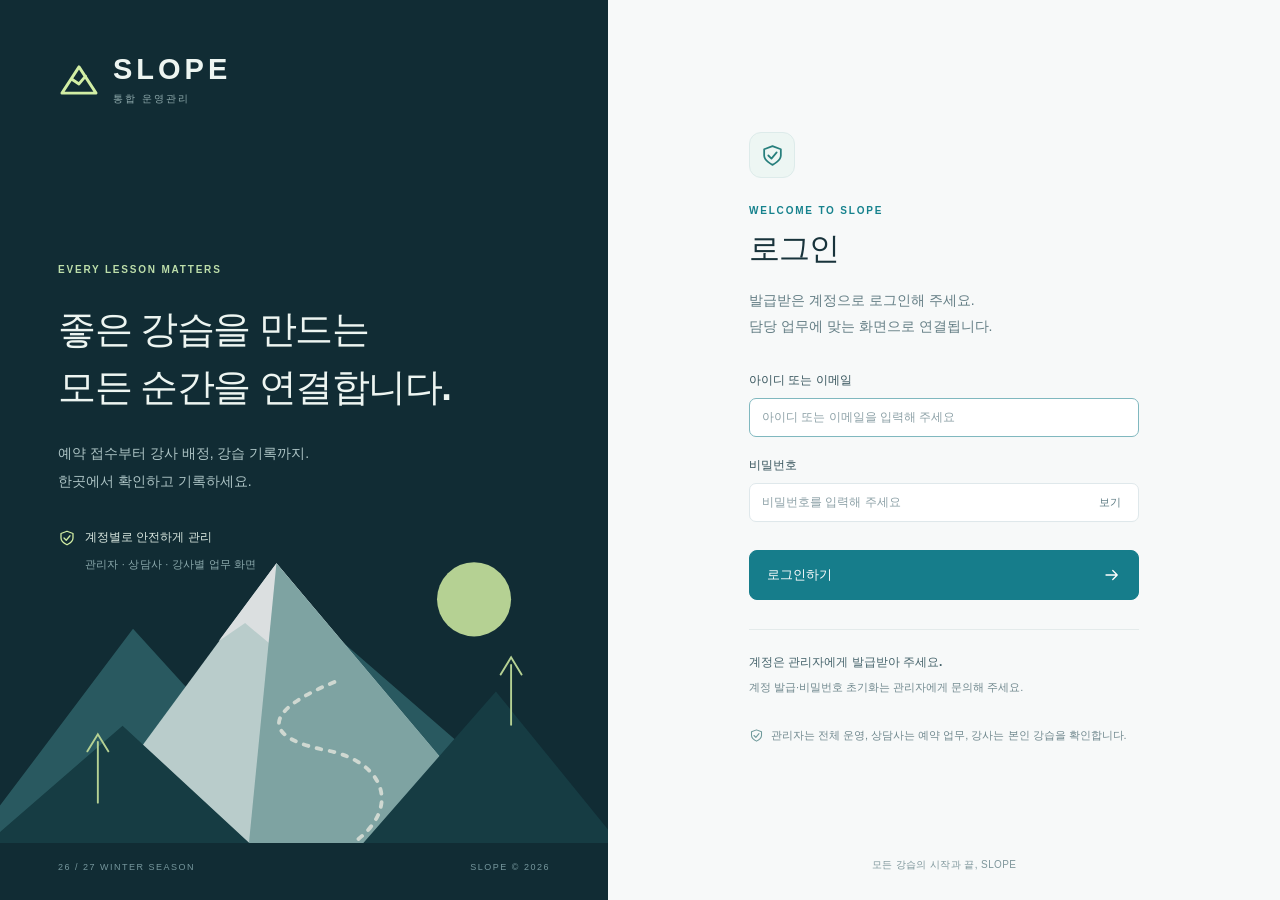
<file: index.html>
<!doctype html>
<html lang="ko">
<head>
  <meta charset="UTF-8">
  <meta name="referrer" content="no-referrer">
  <meta name="robots" content="noindex,nofollow">
  <meta name="viewport" content="width=device-width, initial-scale=1">
  <meta name="theme-color" content="#11262c">
  <meta name="apple-mobile-web-app-capable" content="yes">
  <meta name="apple-mobile-web-app-status-bar-style" content="default">
  <link rel="manifest" href="/manifest.webmanifest">
  <link rel="apple-touch-icon" href="/icons/icon-192.png">
  <meta name="description" content="예약 접수와 강사 배정, 강습 기록까지. 계정의 담당 업무에 맞춰 사용하는 SLOPE 통합 운영관리.">
  <title>SLOPE · 통합 운영관리</title>
  <link rel="icon" href="data:image/svg+xml,%3Csvg xmlns='http://www.w3.org/2000/svg' viewBox='0 0 40 40'%3E%3Crect width='40' height='40' rx='10' fill='%23167d8b'/%3E%3Cpath d='M7 29 20 9l13 20M14 20l6 3 5-6' fill='none' stroke='%23d2eea4' stroke-width='3'/%3E%3C/svg%3E">
  <link rel="stylesheet" href="./style.css?v=10">
  <link rel="stylesheet" href="./guide.css?v=1">
  <link rel="stylesheet" href="./cash-receipt.css?v=34">
  <link rel="stylesheet" href="./schedule-rental.css?v=1">
  <link rel="stylesheet" href="./auth.css?v=2">
  <link rel="stylesheet" href="./score.css?v=4">
  <link rel="stylesheet" href="./overview.css?v=5">
  <link rel="stylesheet" href="./performance.css?v=5">
  <link rel="stylesheet" href="./timeoff.css?v=5">
  <link rel="stylesheet" href="./privacy-guard.css?v=5">
  <link rel="stylesheet" href="./drive-media.css?v=10">
  <link rel="stylesheet" href="./solapi-settings.css?v=10">
  <link rel="stylesheet" href="./compact-desktop.css?v=1">
  <script type="module" src="./app.mjs?v=59"></script>
</head>
<body>
  <div id="app"></div>
  <dialog id="modal" aria-label="강습 상세"></dialog>
  <div id="toast" class="toast" role="status" aria-live="polite" hidden></div>
  <noscript>이 프로그램을 사용하려면 자바스크립트를 활성화해 주세요.</noscript>
</body>
</html>
</file>
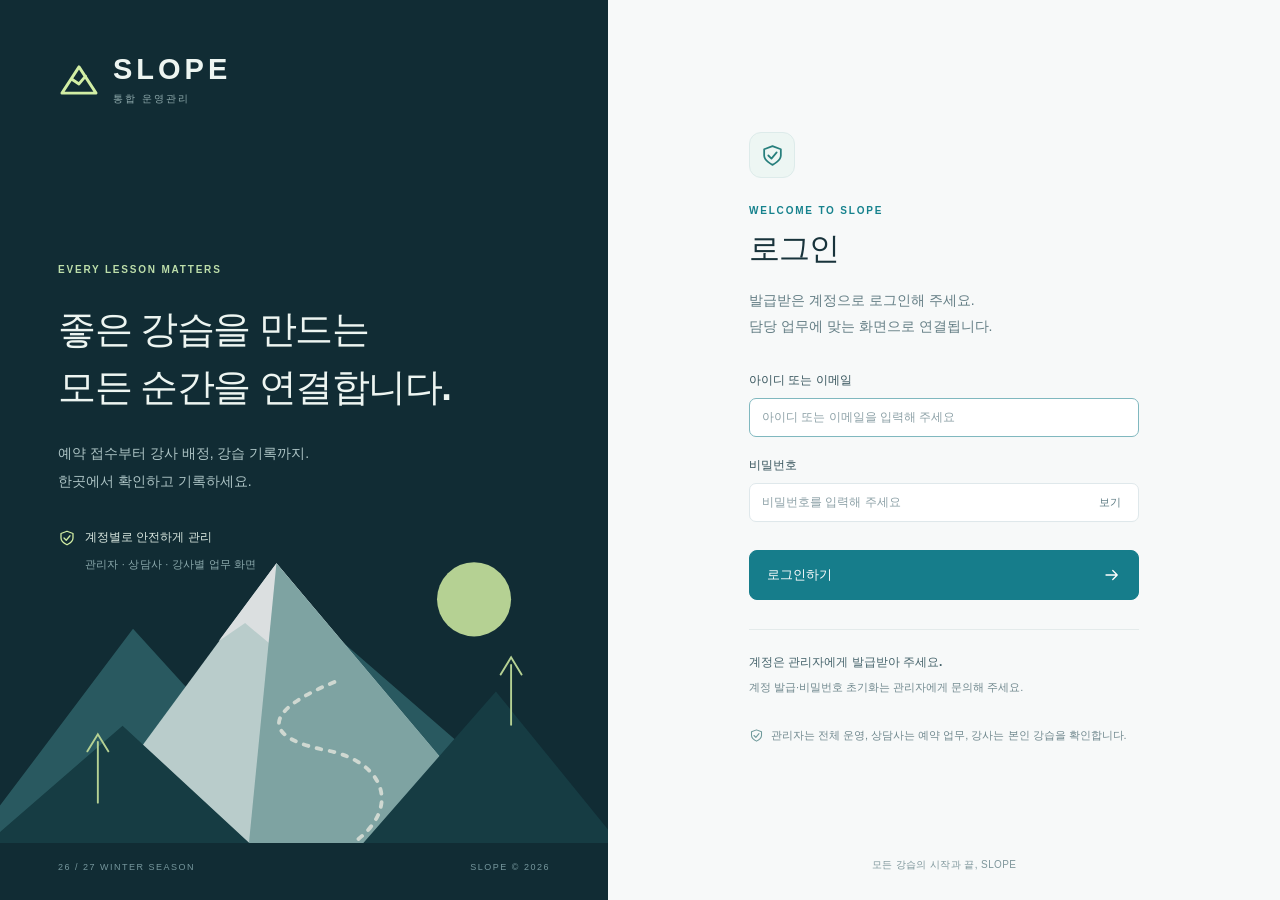
<file: booking/index.html>
<!doctype html>
<html lang="ko">
<head>
  <meta charset="UTF-8">
  <meta name="viewport" content="width=device-width,initial-scale=1">
  <meta name="referrer" content="no-referrer">
  <meta name="robots" content="noindex,nofollow">
  <meta name="theme-color" content="#163e46">
  <meta name="description" content="예약 접수와 강사 배정을 위한 운영 데스크. 발급받은 계정으로 로그인하세요.">
  <title>SLOPE DESK · 예약·강사배정</title>
  <link rel="icon" href="data:image/svg+xml,%3Csvg xmlns='http://www.w3.org/2000/svg' viewBox='0 0 40 40'%3E%3Crect width='40' height='40' rx='10' fill='%23167d8b'/%3E%3Cpath d='M11 10h18v20H11zM11 17h18M11 24h18M19 17v13' fill='none' stroke='%23d2eea4' stroke-width='2'/%3E%3C/svg%3E">
  <link rel="stylesheet" href="./style.css?v=14">
  <link rel="stylesheet" href="./booking.css?v=52">
  <link rel="stylesheet" href="./desk.css?v=29">
  <link rel="stylesheet" href="./assignment.css?v=13">
  <link rel="stylesheet" href="./timetable.css?v=13">
  <link rel="stylesheet" href="./schedule-rental.css?v=1">
  <link rel="stylesheet" href="./pass.css?v=18">
  <link rel="stylesheet" href="./customer.css?v=36">
  <link rel="stylesheet" href="./customer-notice.css?v=12">
  <link rel="stylesheet" href="./customer-change.css?v=21">
  <link rel="stylesheet" href="./desktop-density.css?v=37">
  <link rel="stylesheet" href="./call-inbox.css?v=6">
  <link rel="stylesheet" href="./sms-inbox.css?v=6">
  <link rel="stylesheet" href="./payment-review.css?v=20">
  <link rel="stylesheet" href="./payment-conversation.css?v=1">
  <link rel="stylesheet" href="./sms-history.css?v=3">
  <link rel="stylesheet" href="./friend-match.css?v=2">
  <script type="module" src="./app.mjs?v=180"></script>
</head>
<body>
  <header class="desk-header"><a class="desk-brand" href="./"><span class="desk-logo">S</span><span>SLOPE <b>DESK</b><small>예약 접수 · 강사 배정</small></span></a><div class="desk-header-actions"><span id="desk-status" class="desk-mode">계정 확인 중</span><a class="desk-instructor-link" id="desk-admin-home" href="../#dashboard" hidden>전체 관리</a><button type="button" class="btn secondary small" id="desk-refresh" hidden>새로고침</button><button type="button" class="btn primary small" id="desk-login" disabled>운영 로그인</button><button type="button" class="btn ghost small" id="desk-logout" hidden>로그아웃</button></div></header>
  <main class="desk-content"><div id="desk-notice" class="desk-notice" hidden><span class="desk-notice-dot"></span><div><strong>예약·배정 전용 운영 웹</strong><span>인증된 운영 계정으로 예약 기록을 관리합니다.</span></div></div><nav id="desk-admin-navigation" class="desk-admin-navigation" aria-label="전체 관리 메뉴" hidden></nav><div class="desk-viewbar" hidden><div class="desk-view-tabs" role="group" aria-label="예약 보기 방식"><button type="button" data-desk-view="reservations" class="active" aria-pressed="true">예약표</button><button type="button" data-desk-view="timetable" aria-pressed="false">강사 시간표</button><button type="button" data-desk-view="calls" aria-pressed="false" hidden>상담·전화</button><button type="button" data-desk-view="payments" aria-pressed="false" hidden>입금 검토</button><button type="button" data-desk-view="friends" aria-pressed="false" hidden>친구 매칭 예약 요청</button><button type="button" data-desk-view="customers" aria-pressed="false">고객·팀</button><button type="button" data-desk-view="notices" aria-pressed="false">고객/강사 안내</button><button type="button" data-desk-view="changes" aria-pressed="false" hidden>변경 요청</button></div><button type="button" class="btn primary desk-autoassign" data-desk-autoassign>자동배정</button></div><div id="app"><div class="desk-login-loading" role="status">로그인 상태를 확인하고 있습니다…</div></div><footer class="desk-footer"><span>SLOPE DESK · 예약·배정 전용</span><span>한국 시간 기준 · 동기화 상태는 예약표에서 확인</span></footer></main>
  <dialog id="desk-login-dialog" aria-labelledby="desk-login-title"><form id="desk-login-form"><button type="button" class="desk-login-close" data-login-cancel aria-label="로그인 닫기">×</button><span class="desk-login-eyebrow">RESERVATION OPERATIONS</span><h1 id="desk-login-title">운영 로그인</h1><p>발급받은 운영 계정으로 로그인해 주세요.<br>계정 발급·비밀번호 초기화는 관리자에게 문의해 주세요.</p><div id="desk-login-error" class="desk-login-error" role="alert" hidden></div><label class="field"><span class="field-label">아이디 또는 이메일</span><input type="text" name="email" autocomplete="username" autocapitalize="none" spellcheck="false" placeholder="아이디 또는 이메일" required maxlength="254"></label><label class="field"><span class="field-label">비밀번호</span><input type="password" name="password" autocomplete="current-password" required maxlength="128"></label><button type="submit" class="btn primary desk-login-submit">운영 예약표 열기</button><button type="button" class="btn ghost desk-preview-return" data-login-cancel>닫기</button></form></dialog>
  <div id="toast" class="toast" role="status" hidden></div>
  <noscript>예약표를 보려면 자바스크립트를 활성화해 주세요.</noscript>
</body>
</html>
</file>
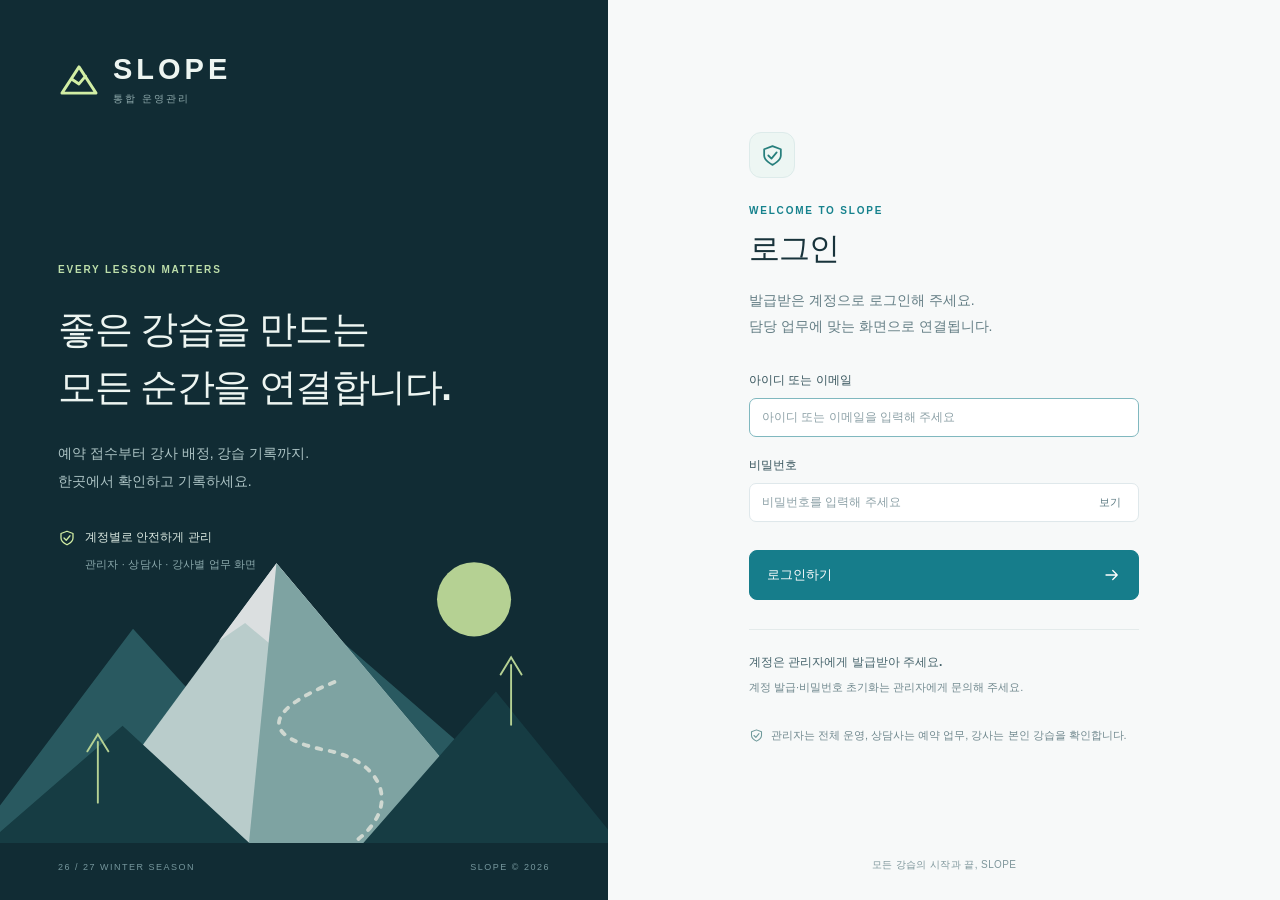
<file: friend-matches/index.html>
<!doctype html>
<html lang="ko">
<head>
  <meta charset="utf-8">
  <meta name="viewport" content="width=device-width, initial-scale=1, viewport-fit=cover">
  <meta name="referrer" content="no-referrer">
  <meta name="robots" content="noindex,nofollow">
  <title>친구 매칭 | Slope Desk</title>
  <link rel="stylesheet" href="/style.css?v=10">
  <link rel="stylesheet" href="/auth.css?v=2">
  <link rel="stylesheet" href="./friend-match.css">
  <link rel="stylesheet" href="./portal.css">
</head>
<body><div id="root"><main class="fm-shell"><p role="status">직원 계정을 확인하고 있습니다.</p></main></div>
<script type="module" src="./entry.mjs"></script>
</body></html>
</file>
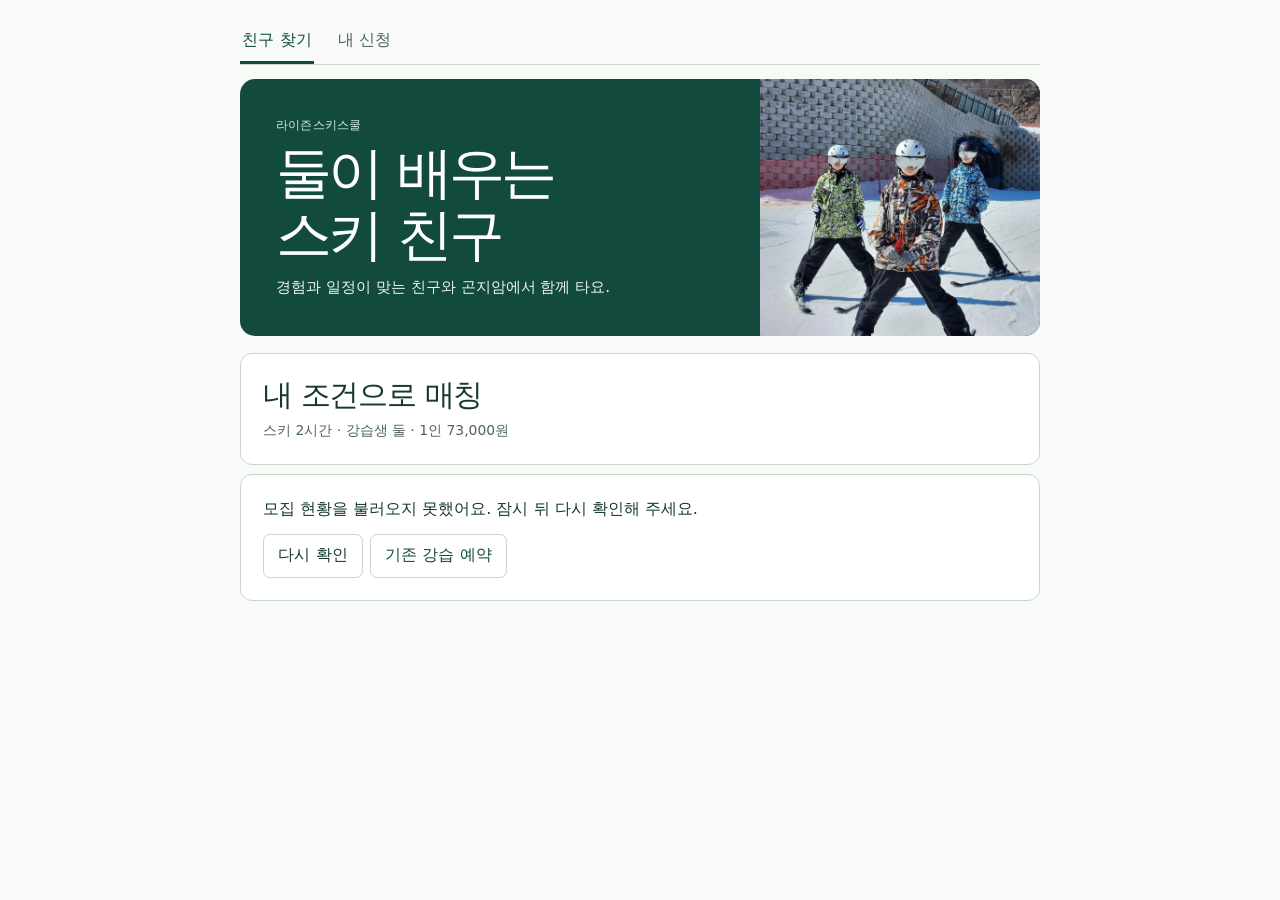
<file: booking/friend-match/index.html>
<!doctype html>
<html lang="ko"><head>
<meta charset="utf-8"><meta name="viewport" content="width=device-width,initial-scale=1">
<meta name="robots" content="noindex,nofollow"><meta name="referrer" content="no-referrer">
<title>2대1 스키강습 친구 찾기 | 라이즌스키스쿨</title>
<link rel="stylesheet" href="./style.css">
</head><body><main>
<nav class="tabs" aria-label="친구 매칭"><button type="button" data-page="board" aria-current="page">친구 찾기</button><button type="button" data-page="mine">내 신청</button></nav>
<p id="notice" role="status" aria-live="polite" hidden></p>
<div id="view"><h1>라이즌 스키강습 친구 찾기</h1><p>모집 정보를 불러오고 있어요.</p></div>
<noscript>친구 매칭 신청에는 자바스크립트가 필요합니다. <a href="https://www.risenski.com/book">라이즌 강습 예약</a></noscript>
</main><script type="module" src="./app.mjs"></script></body></html>
</file>
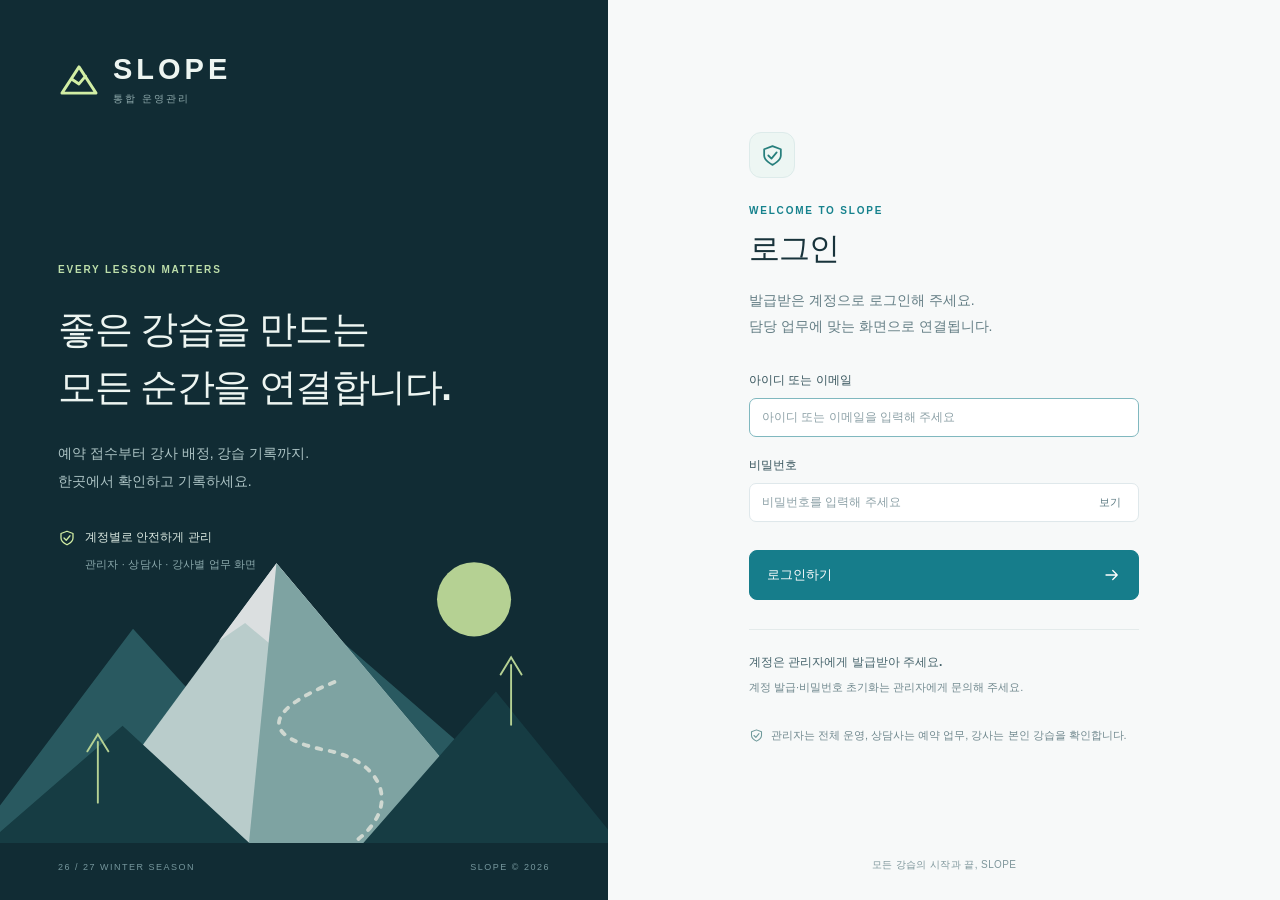
<file: guide.html>
<!doctype html><html lang="ko"><head><meta charset="utf-8"><meta name="viewport" content="width=device-width,initial-scale=1"><meta name="robots" content="noindex,nofollow"><meta name="referrer" content="no-referrer"><meta http-equiv="refresh" content="0;url=/#guide"><title>SLOPE</title><script type="module" src="./guide-page.mjs?v=2"></script></head><body><a href="/#guide">업무 화면으로 이동</a></body></html>
</file>
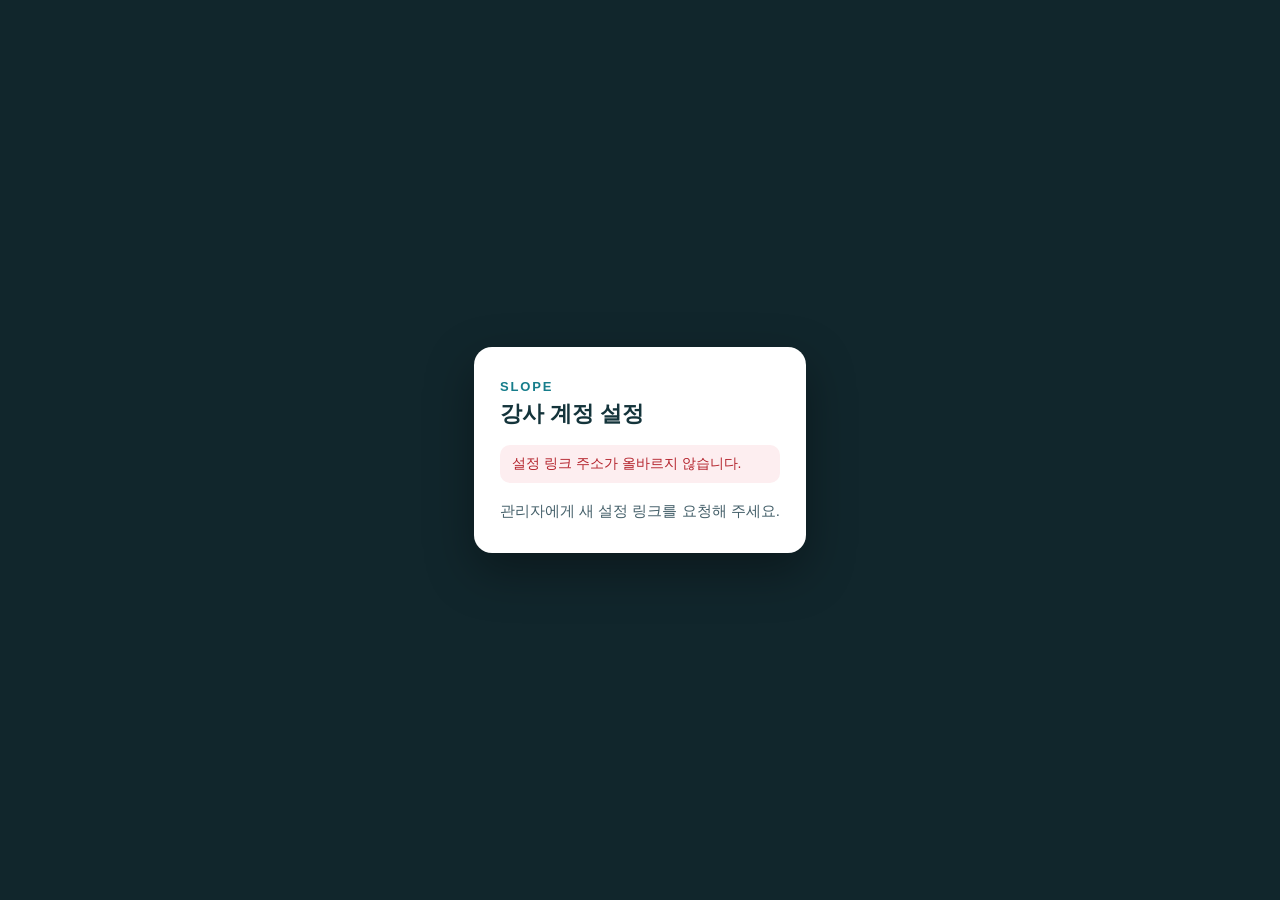
<file: join.html>
<!doctype html>
<html lang="ko">
<head>
  <meta charset="UTF-8">
  <meta name="referrer" content="no-referrer">
  <meta name="robots" content="noindex,nofollow">
  <meta name="viewport" content="width=device-width, initial-scale=1">
  <meta name="theme-color" content="#11262c">
  <title>SLOPE · 강사 계정 설정</title>
  <link rel="icon" href="data:image/svg+xml,%3Csvg xmlns='http://www.w3.org/2000/svg' viewBox='0 0 40 40'%3E%3Crect width='40' height='40' rx='10' fill='%23167d8b'/%3E%3Cpath d='M7 29 20 9l13 20M14 20l6 3 5-6' fill='none' stroke='%23d2eea4' stroke-width='3'/%3E%3C/svg%3E">
  <style>
    *{box-sizing:border-box;margin:0}
    body{min-height:100vh;display:flex;align-items:center;justify-content:center;padding:20px;background:#11262c;font-family:'Pretendard','Apple SD Gothic Neo','Malgun Gothic',sans-serif;color:#14343b}
    .join-card{width:min(440px,100%);background:#fff;border-radius:18px;padding:30px 26px;display:flex;flex-direction:column;gap:16px;box-shadow:0 18px 48px rgba(0,0,0,.35)}
    .join-brand{display:inline-block;font-weight:800;letter-spacing:.14em;color:#167d8b;font-size:13px}
    h1{font-size:22px;margin-top:4px}
    .join-help{font-size:15px;line-height:1.6;color:#45606a}
    .join-error{font-size:14px;color:#b4232c;background:#fdeef0;border-radius:10px;padding:10px 12px}
    .join-done{font-size:18px;font-weight:700;color:#167d8b}
    form{display:flex;flex-direction:column;gap:14px}
    .field{display:flex;flex-direction:column;gap:6px}
    .field-label{font-size:13px;font-weight:600;color:#45606a}
    input{font-size:16px;padding:12px 14px;border:1px solid #c4d4d8;border-radius:10px;width:100%}
    input:focus{outline:2px solid #167d8b;border-color:#167d8b}
    .btn{display:inline-flex;align-items:center;justify-content:center;font-size:16px;font-weight:700;padding:13px 16px;border-radius:10px;border:0;cursor:pointer;text-decoration:none}
    .btn.primary{background:#167d8b;color:#fff}
    .btn.primary:disabled{opacity:.6;cursor:default}
  </style>
  <script type="module" src="./join.mjs?v=2"></script>
</head>
<body>
  <div id="join"><section class="join-card"><header><span class="join-brand">SLOPE</span><h1>강사 계정 설정</h1></header><p class="join-help">페이지를 불러오고 있습니다…</p></section></div>
  <noscript>이 페이지를 사용하려면 자바스크립트를 활성화해 주세요.</noscript>
</body>
</html>
</file>
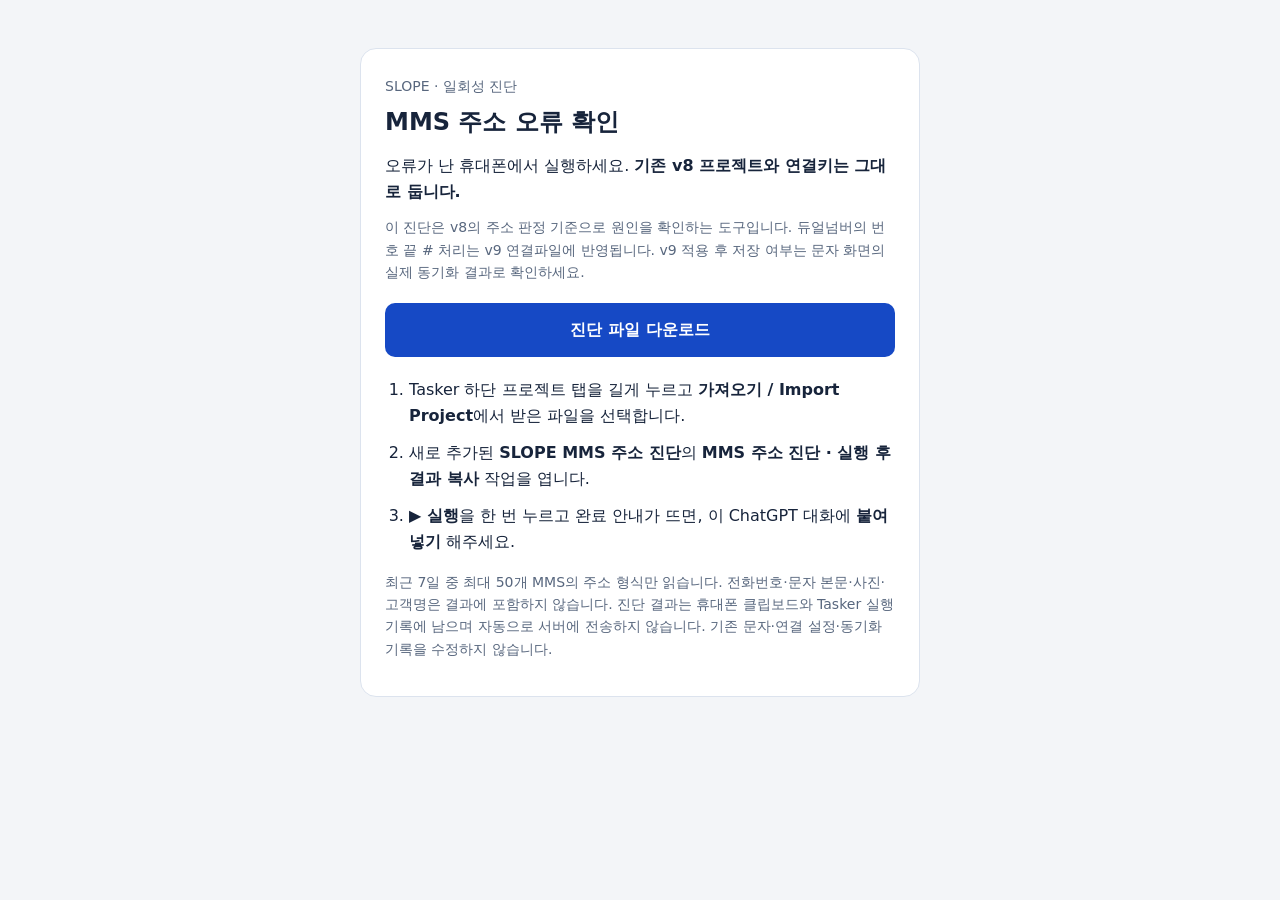
<file: mms-diagnostic.html>
<!doctype html>
<html lang="ko">
<meta charset="utf-8">
<meta name="viewport" content="width=device-width,initial-scale=1">
<meta name="robots" content="noindex,nofollow">
<title>SLOPE · MMS 오류 진단</title>
<style>
*{box-sizing:border-box}body{margin:0;padding:24px 16px;background:#f3f5f8;color:#17243b;font:16px/1.6 system-ui,sans-serif}main{max-width:560px;margin:24px auto;padding:24px;background:white;border:1px solid #dce3ee;border-radius:16px}h1{font-size:24px;margin:4px 0 12px}p{margin:12px 0}ol{padding-left:24px}li{margin:12px 0}.button{display:block;padding:14px 18px;background:#1649c5;color:white;text-align:center;text-decoration:none;font-weight:700;border-radius:10px;margin:20px 0}.note{font-size:14px;color:#58677e}a:focus-visible{outline:3px solid #f4a900;outline-offset:3px}
</style>
<main>
<span class="note">SLOPE · 일회성 진단</span>
<h1>MMS 주소 오류 확인</h1>
<p>오류가 난 휴대폰에서 실행하세요. <strong>기존 v8 프로젝트와 연결키는 그대로 둡니다.</strong></p>
<p class="note">이 진단은 v8의 주소 판정 기준으로 원인을 확인하는 도구입니다. 듀얼넘버의 번호 끝 # 처리는 v9 연결파일에 반영됩니다. v9 적용 후 저장 여부는 문자 화면의 실제 동기화 결과로 확인하세요.</p>
<a class="button" href="./SLOPE-MMS-address-diagnostic.prj.xml" download="SLOPE-MMS-address-diagnostic.prj.xml">진단 파일 다운로드</a>
<ol>
<li>Tasker 하단 프로젝트 탭을 길게 누르고 <strong>가져오기 / Import Project</strong>에서 받은 파일을 선택합니다.</li>
<li>새로 추가된 <strong>SLOPE MMS 주소 진단</strong>의 <strong>MMS 주소 진단 · 실행 후 결과 복사</strong> 작업을 엽니다.</li>
<li><strong>▶ 실행</strong>을 한 번 누르고 완료 안내가 뜨면, 이 ChatGPT 대화에 <strong>붙여넣기</strong> 해주세요.</li>
</ol>
<p class="note">최근 7일 중 최대 50개 MMS의 주소 형식만 읽습니다. 전화번호·문자 본문·사진·고객명은 결과에 포함하지 않습니다. 진단 결과는 휴대폰 클립보드와 Tasker 실행 기록에 남으며 자동으로 서버에 전송하지 않습니다. 기존 문자·연결 설정·동기화 기록을 수정하지 않습니다.</p>
</main>
</html>
</file>
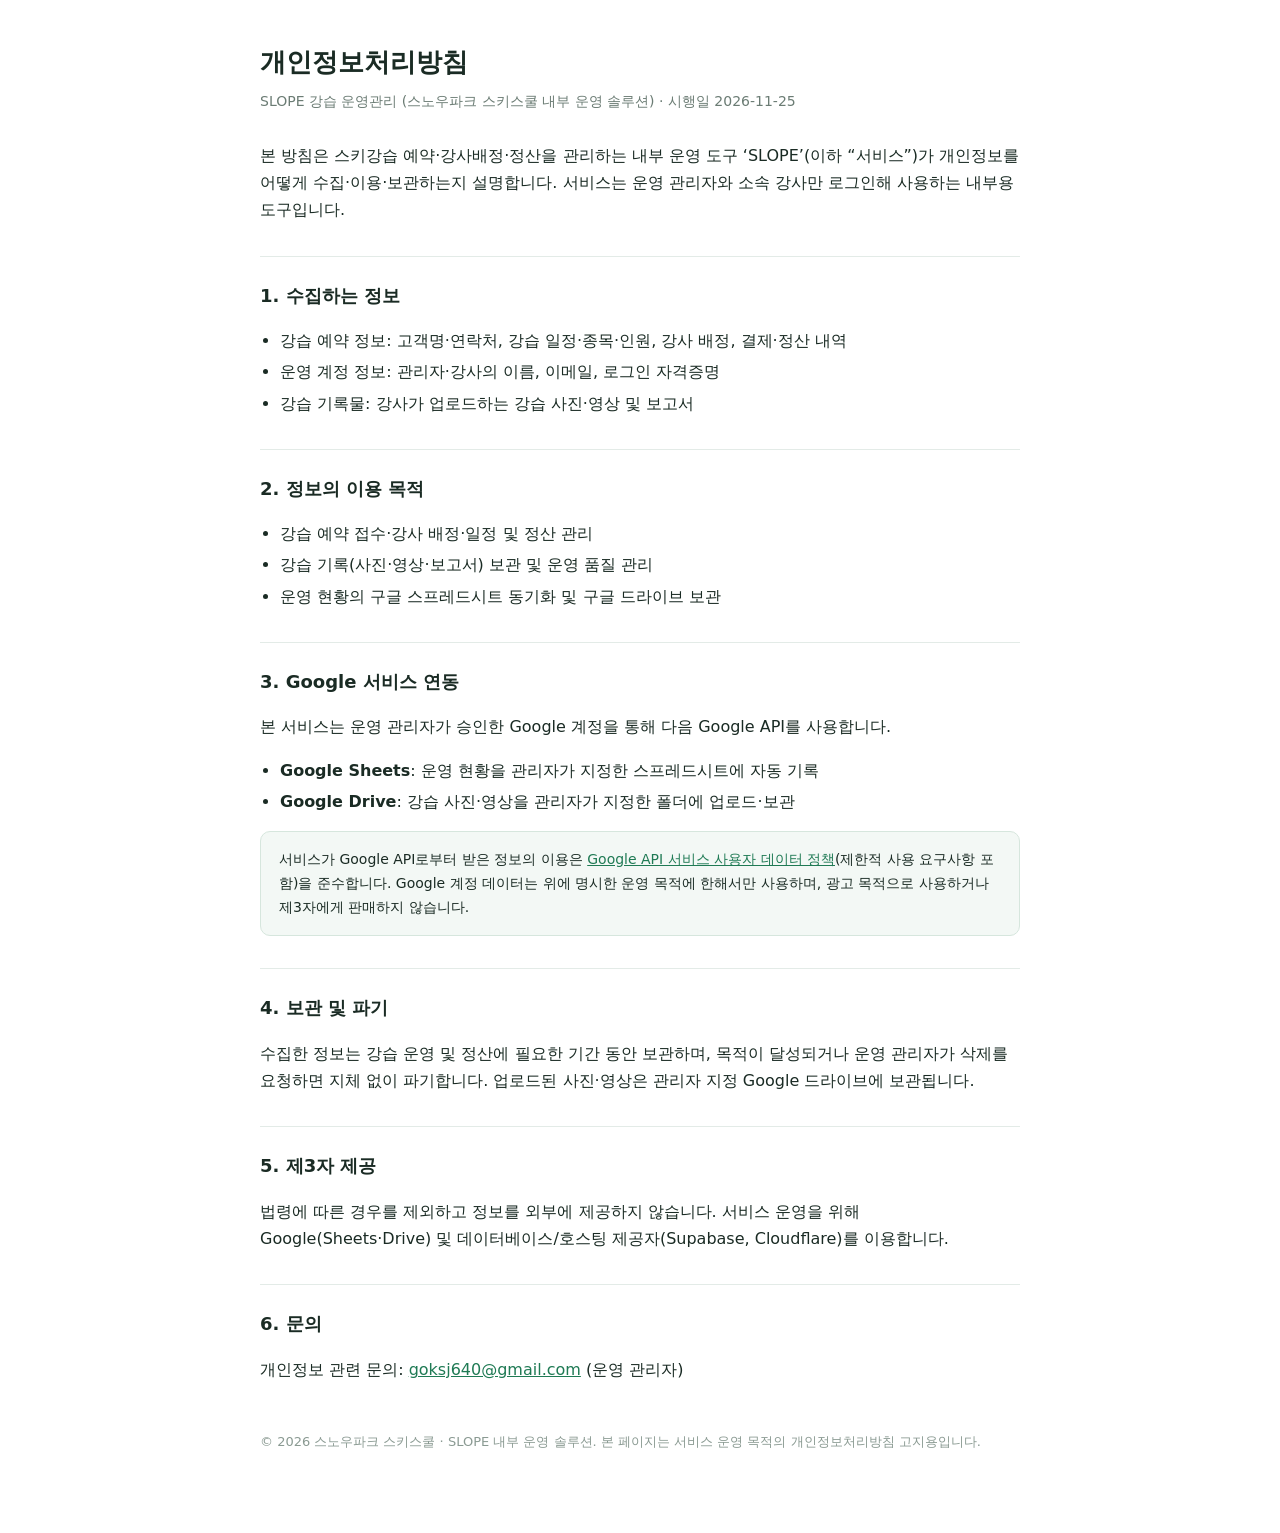
<file: privacy.html>
<!doctype html>
<html lang="ko"><head>
<meta charset="utf-8">
<meta name="viewport" content="width=device-width,initial-scale=1">
<meta name="robots" content="noindex,nofollow">
<title>개인정보처리방침 · SLOPE 강습 운영관리</title>
<style>
  body{font-family:system-ui,-apple-system,'Segoe UI','Malgun Gothic',sans-serif;max-width:760px;margin:0 auto;padding:40px 20px 80px;color:#1a2b24;line-height:1.7;background:#fff}
  h1{font-size:26px;margin:0 0 6px}
  .sub{color:#6b7c74;margin:0 0 28px;font-size:14px}
  h2{font-size:18px;margin:32px 0 8px;border-top:1px solid #e3ebe7;padding-top:24px}
  ul{padding-left:20px}
  li{margin:4px 0}
  a{color:#1f7a54}
  .box{background:#f3f8f5;border:1px solid #d6e6dd;border-radius:10px;padding:16px 18px;margin-top:10px;font-size:14px}
  footer{margin-top:48px;color:#8a9a92;font-size:13px}
</style>
</head><body>
<h1>개인정보처리방침</h1>
<p class="sub">SLOPE 강습 운영관리 (스노우파크 스키스쿨 내부 운영 솔루션) · 시행일 2026-11-25</p>

<p>본 방침은 스키강습 예약·강사배정·정산을 관리하는 내부 운영 도구 ‘SLOPE’(이하 “서비스”)가 개인정보를 어떻게 수집·이용·보관하는지 설명합니다. 서비스는 운영 관리자와 소속 강사만 로그인해 사용하는 내부용 도구입니다.</p>

<h2>1. 수집하는 정보</h2>
<ul>
  <li>강습 예약 정보: 고객명·연락처, 강습 일정·종목·인원, 강사 배정, 결제·정산 내역</li>
  <li>운영 계정 정보: 관리자·강사의 이름, 이메일, 로그인 자격증명</li>
  <li>강습 기록물: 강사가 업로드하는 강습 사진·영상 및 보고서</li>
</ul>

<h2>2. 정보의 이용 목적</h2>
<ul>
  <li>강습 예약 접수·강사 배정·일정 및 정산 관리</li>
  <li>강습 기록(사진·영상·보고서) 보관 및 운영 품질 관리</li>
  <li>운영 현황의 구글 스프레드시트 동기화 및 구글 드라이브 보관</li>
</ul>

<h2>3. Google 서비스 연동</h2>
<p>본 서비스는 운영 관리자가 승인한 Google 계정을 통해 다음 Google API를 사용합니다.</p>
<ul>
  <li><strong>Google Sheets</strong>: 운영 현황을 관리자가 지정한 스프레드시트에 자동 기록</li>
  <li><strong>Google Drive</strong>: 강습 사진·영상을 관리자가 지정한 폴더에 업로드·보관</li>
</ul>
<div class="box">서비스가 Google API로부터 받은 정보의 이용은 <a href="https://developers.google.com/terms/api-services-user-data-policy" target="_blank" rel="noopener">Google API 서비스 사용자 데이터 정책</a>(제한적 사용 요구사항 포함)을 준수합니다. Google 계정 데이터는 위에 명시한 운영 목적에 한해서만 사용하며, 광고 목적으로 사용하거나 제3자에게 판매하지 않습니다.</div>

<h2>4. 보관 및 파기</h2>
<p>수집한 정보는 강습 운영 및 정산에 필요한 기간 동안 보관하며, 목적이 달성되거나 운영 관리자가 삭제를 요청하면 지체 없이 파기합니다. 업로드된 사진·영상은 관리자 지정 Google 드라이브에 보관됩니다.</p>

<h2>5. 제3자 제공</h2>
<p>법령에 따른 경우를 제외하고 정보를 외부에 제공하지 않습니다. 서비스 운영을 위해 Google(Sheets·Drive) 및 데이터베이스/호스팅 제공자(Supabase, Cloudflare)를 이용합니다.</p>

<h2>6. 문의</h2>
<p>개인정보 관련 문의: <a href="mailto:goksj640@gmail.com">goksj640@gmail.com</a> (운영 관리자)</p>

<footer>© 2026 스노우파크 스키스쿨 · SLOPE 내부 운영 솔루션. 본 페이지는 서비스 운영 목적의 개인정보처리방침 고지용입니다.</footer>
</body></html>
</file>
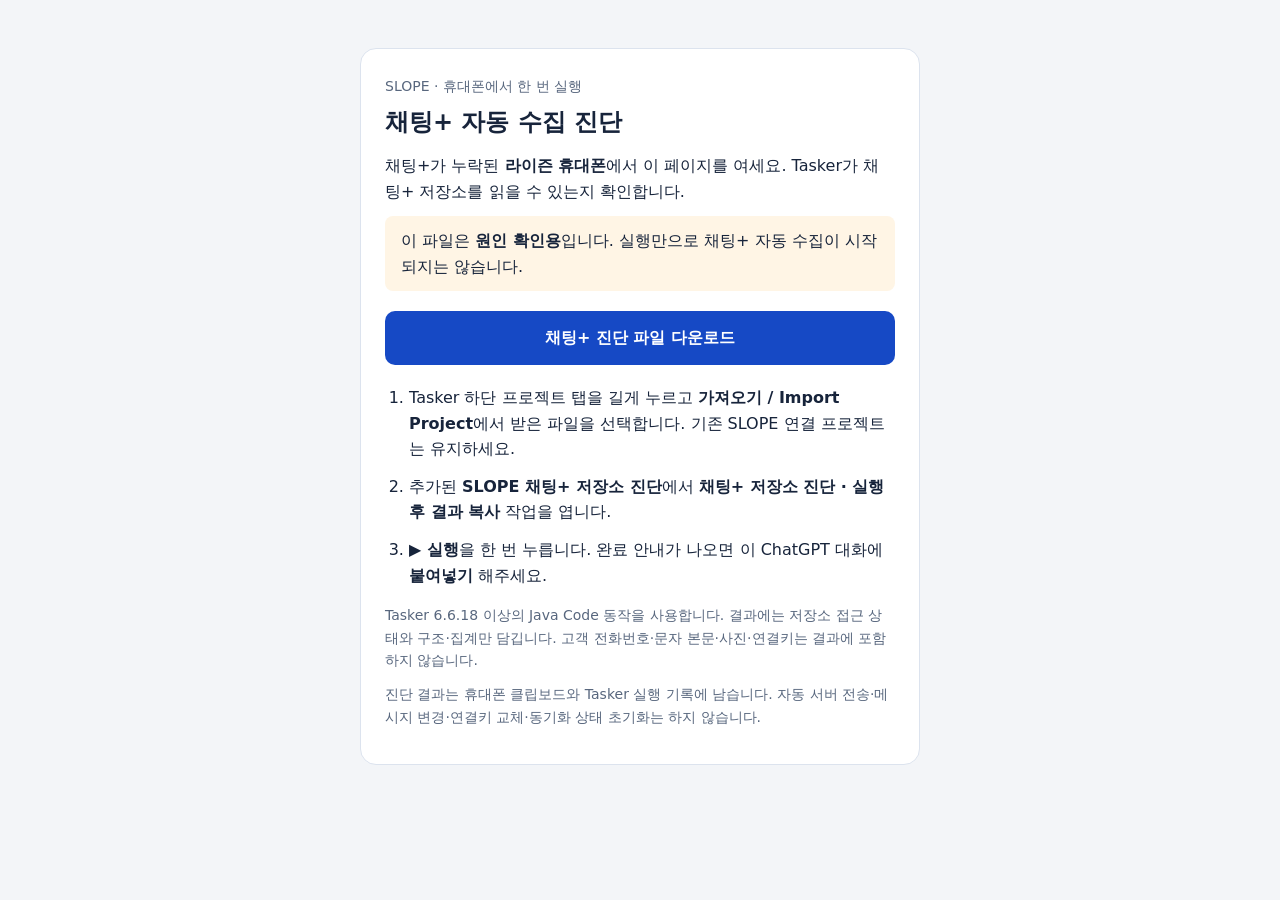
<file: rcs-diagnostic.html>
<!doctype html>
<html lang="ko">
<meta charset="utf-8">
<meta name="viewport" content="width=device-width,initial-scale=1">
<meta name="robots" content="noindex,nofollow">
<title>SLOPE · 채팅+ 자동 수집 진단</title>
<style>
*{box-sizing:border-box}body{margin:0;padding:24px 16px;background:#f3f5f8;color:#17243b;font:16px/1.6 system-ui,sans-serif}main{max-width:560px;margin:24px auto;padding:24px;background:white;border:1px solid #dce3ee;border-radius:16px}h1{font-size:24px;margin:4px 0 12px}p{margin:12px 0}ol{padding-left:24px}li{margin:12px 0}.button{display:block;padding:14px 18px;background:#1649c5;color:white;text-align:center;text-decoration:none;font-weight:700;border-radius:10px;margin:20px 0}.note{font-size:14px;color:#58677e}.status{padding:12px 16px;background:#fff5e5;border-radius:8px}a:focus-visible{outline:3px solid #f4a900;outline-offset:3px}
</style>
<main>
<span class="note">SLOPE · 휴대폰에서 한 번 실행</span>
<h1>채팅+ 자동 수집 진단</h1>
<p>채팅+가 누락된 <strong>라이즌 휴대폰</strong>에서 이 페이지를 여세요. Tasker가 채팅+ 저장소를 읽을 수 있는지 확인합니다.</p>
<p class="status">이 파일은 <strong>원인 확인용</strong>입니다. 실행만으로 채팅+ 자동 수집이 시작되지는 않습니다.</p>
<a class="button" href="./SLOPE-RCS-storage-diagnostic.prj.xml" download="SLOPE-RCS-storage-diagnostic.prj.xml">채팅+ 진단 파일 다운로드</a>
<ol>
<li>Tasker 하단 프로젝트 탭을 길게 누르고 <strong>가져오기 / Import Project</strong>에서 받은 파일을 선택합니다. 기존 SLOPE 연결 프로젝트는 유지하세요.</li>
<li>추가된 <strong>SLOPE 채팅+ 저장소 진단</strong>에서 <strong>채팅+ 저장소 진단 · 실행 후 결과 복사</strong> 작업을 엽니다.</li>
<li><strong>▶ 실행</strong>을 한 번 누릅니다. 완료 안내가 나오면 이 ChatGPT 대화에 <strong>붙여넣기</strong> 해주세요.</li>
</ol>
<p class="note">Tasker 6.6.18 이상의 Java Code 동작을 사용합니다. 결과에는 저장소 접근 상태와 구조·집계만 담깁니다. 고객 전화번호·문자 본문·사진·연결키는 결과에 포함하지 않습니다.</p>
<p class="note">진단 결과는 휴대폰 클립보드와 Tasker 실행 기록에 남습니다. 자동 서버 전송·메시지 변경·연결키 교체·동기화 상태 초기화는 하지 않습니다.</p>
</main>
</html>
</file>
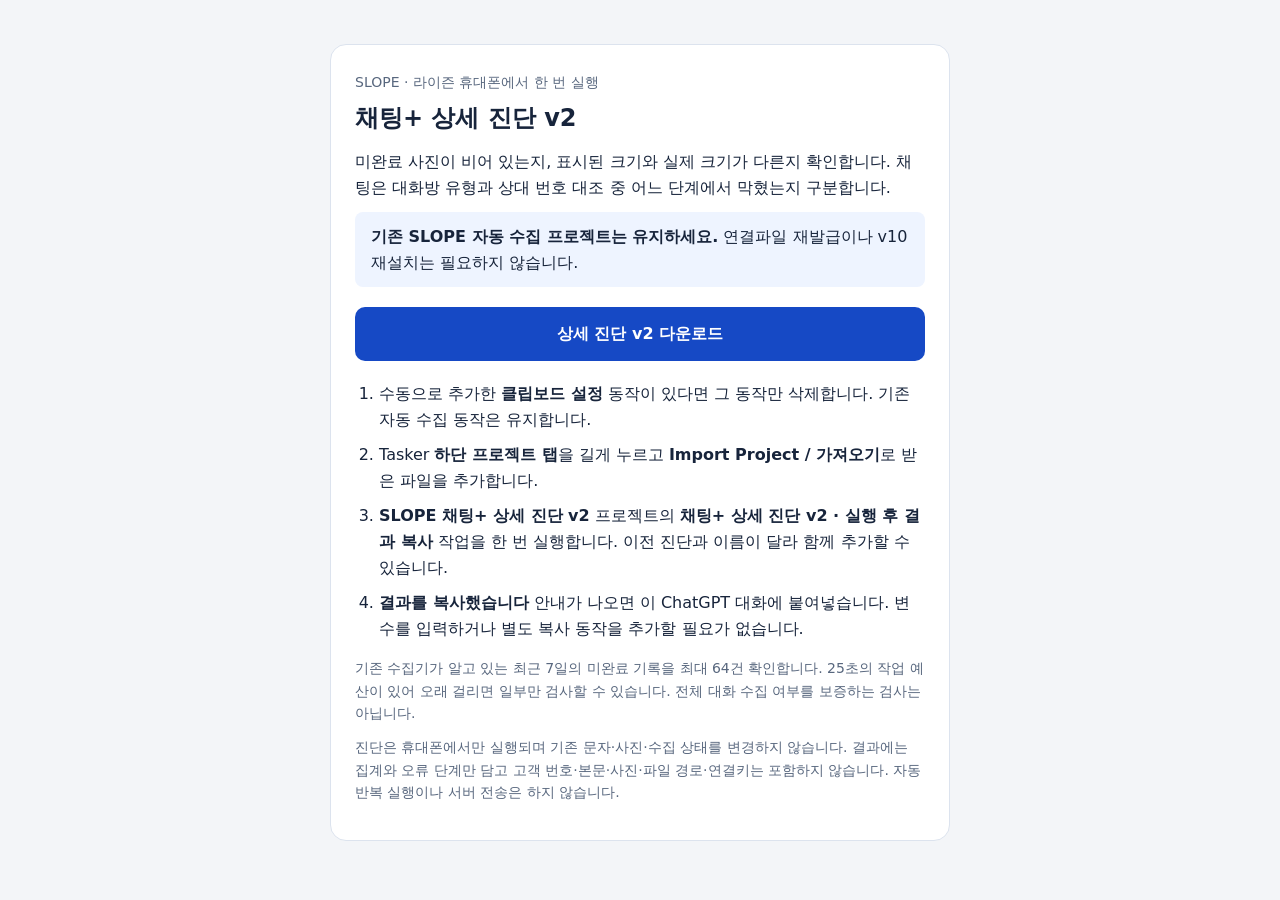
<file: rcs-pending-diagnostic.html>
<!doctype html>
<html lang="ko">
<meta charset="utf-8">
<meta name="viewport" content="width=device-width,initial-scale=1">
<meta name="robots" content="noindex,nofollow">
<title>SLOPE · 채팅+ 상세 진단 v2</title>
<style>
*{box-sizing:border-box}body{margin:0;padding:24px 16px;background:#f3f5f8;color:#17243b;font:16px/1.6 system-ui,sans-serif}main{max-width:620px;margin:20px auto;padding:24px;background:white;border:1px solid #dce3ee;border-radius:16px}h1{font-size:24px;margin:4px 0 12px}p{margin:12px 0}ol{padding-left:24px}li{margin:10px 0}.button{display:block;padding:14px 18px;background:#1649c5;color:white;text-align:center;text-decoration:none;font-weight:700;border-radius:10px;margin:20px 0}.note{font-size:14px;color:#58677e}.status{padding:12px 16px;background:#eef4ff;border-radius:8px}a:focus-visible{outline:3px solid #f4a900;outline-offset:3px}
</style>
<main>
<span class="note">SLOPE · 라이즌 휴대폰에서 한 번 실행</span>
<h1>채팅+ 상세 진단 v2</h1>
<p>미완료 사진이 비어 있는지, 표시된 크기와 실제 크기가 다른지 확인합니다. 채팅은 대화방 유형과 상대 번호 대조 중 어느 단계에서 막혔는지 구분합니다.</p>
<p class="status"><strong>기존 SLOPE 자동 수집 프로젝트는 유지하세요.</strong> 연결파일 재발급이나 v10 재설치는 필요하지 않습니다.</p>
<a class="button" href="./SLOPE-RCS-pending-diagnostic-v2.prj.xml" download="SLOPE-RCS-pending-diagnostic-v2.prj.xml">상세 진단 v2 다운로드</a>
<ol>
<li>수동으로 추가한 <strong>클립보드 설정</strong> 동작이 있다면 그 동작만 삭제합니다. 기존 자동 수집 동작은 유지합니다.</li>
<li>Tasker <strong>하단 프로젝트 탭</strong>을 길게 누르고 <strong>Import Project / 가져오기</strong>로 받은 파일을 추가합니다.</li>
<li><strong>SLOPE 채팅+ 상세 진단 v2</strong> 프로젝트의 <strong>채팅+ 상세 진단 v2 · 실행 후 결과 복사</strong> 작업을 한 번 실행합니다. 이전 진단과 이름이 달라 함께 추가할 수 있습니다.</li>
<li><strong>결과를 복사했습니다</strong> 안내가 나오면 이 ChatGPT 대화에 붙여넣습니다. 변수를 입력하거나 별도 복사 동작을 추가할 필요가 없습니다.</li>
</ol>
<p class="note">기존 수집기가 알고 있는 최근 7일의 미완료 기록을 최대 64건 확인합니다. 25초의 작업 예산이 있어 오래 걸리면 일부만 검사할 수 있습니다. 전체 대화 수집 여부를 보증하는 검사는 아닙니다.</p>
<p class="note">진단은 휴대폰에서만 실행되며 기존 문자·사진·수집 상태를 변경하지 않습니다. 결과에는 집계와 오류 단계만 담고 고객 번호·본문·사진·파일 경로·연결키는 포함하지 않습니다. 자동 반복 실행이나 서버 전송은 하지 않습니다.</p>
</main>
</html>
</file>
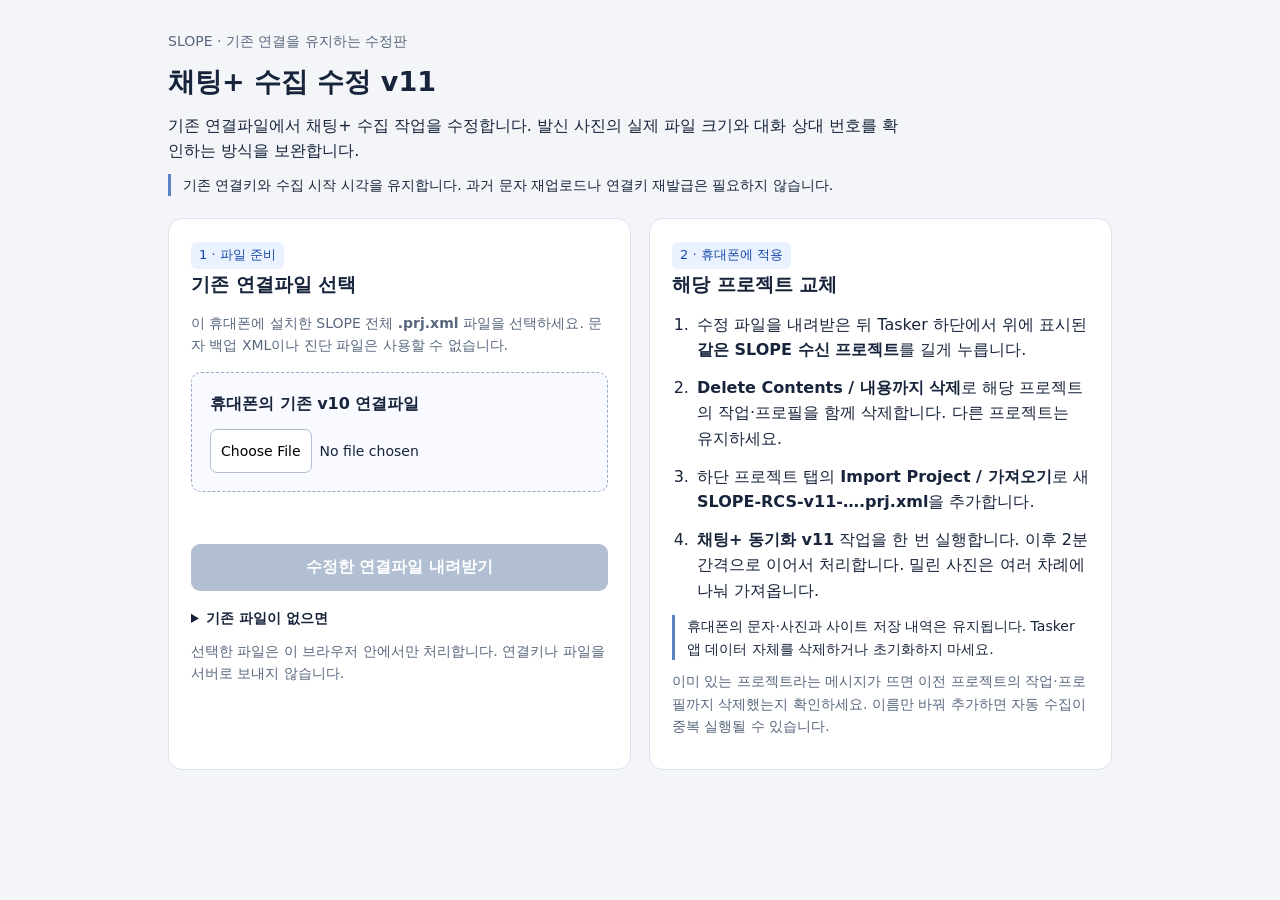
<file: rcs-update.html>
<!doctype html>
<html lang="ko">
<meta charset="utf-8">
<meta name="viewport" content="width=device-width,initial-scale=1">
<meta name="robots" content="noindex,nofollow">
<meta http-equiv="Content-Security-Policy" content="default-src 'none'; script-src 'self'; style-src 'unsafe-inline'; connect-src 'none'; img-src 'none'; object-src 'none'; base-uri 'none'; form-action 'none'">
<title>SLOPE · 채팅+ 수집 수정</title>
<style>
*{box-sizing:border-box}body{margin:0;background:#f3f5f8;color:#17243b;font:16px/1.6 system-ui,sans-serif}main{max-width:980px;margin:28px auto;padding:0 18px 32px}h1{font-size:27px;margin:6px 0 10px}h2{font-size:19px;margin:0 0 12px}p{margin:10px 0}.eyebrow,.note{color:#58677e;font-size:14px}.intro{max-width:740px;margin-bottom:22px}.grid{display:grid;grid-template-columns:minmax(0,1fr) minmax(0,1fr);gap:18px}.card{min-width:0;background:#fff;border:1px solid #dce3ee;border-radius:14px;padding:22px}.tag{display:inline-block;color:#1849aa;background:#eaf1ff;border-radius:6px;font-size:13px;padding:3px 8px}.file{display:block;border:1px dashed #96aac6;border-radius:10px;background:#f8faff;padding:18px;margin:16px 0}.file strong{display:block;margin-bottom:12px}input{max-width:100%;font:inherit;font-size:14px}input::file-selector-button{font:inherit;background:white;border:1px solid #b1bed1;border-radius:7px;padding:10px;margin-right:8px}button{width:100%;padding:13px 16px;border:0;border-radius:9px;background:#1649c5;color:white;font:700 16px system-ui;cursor:pointer}button:disabled{background:#b2bfd3;cursor:default}button:focus-visible,input:focus-visible,summary:focus-visible{outline:3px solid #edb230;outline-offset:3px}.status{min-height:26px;font-size:14px;color:#3d526d;overflow-wrap:anywhere}.result{background:#edf5ef;border-radius:9px;padding:12px;margin:12px 0;font-size:14px}.result strong{display:block;overflow-wrap:anywhere}ol{padding-left:22px;margin:0}li{padding-left:3px;margin:12px 0}details{margin-top:16px;font-size:14px}summary{cursor:pointer;font-weight:600}.keep{border-left:3px solid #5982c0;padding-left:12px;font-size:14px}@media(max-width:700px){main{margin-top:18px;padding:0 14px 24px}.grid{grid-template-columns:1fr;gap:14px}.card{padding:18px}h1{font-size:24px}.intro{margin-bottom:16px}}
</style>
<main data-rcs-updater>
<div class="intro"><span class="eyebrow">SLOPE · 기존 연결을 유지하는 수정판</span><h1>채팅+ 수집 수정 v11</h1><p>기존 연결파일에서 채팅+ 수집 작업을 수정합니다. 발신 사진의 실제 파일 크기와 대화 상대 번호를 확인하는 방식을 보완합니다.</p><p class="keep">기존 연결키와 수집 시작 시각을 유지합니다. 과거 문자 재업로드나 연결키 재발급은 필요하지 않습니다.</p></div>
<div class="grid">
<section class="card"><span class="tag">1 · 파일 준비</span><h2>기존 연결파일 선택</h2><p class="note">이 휴대폰에 설치한 SLOPE 전체 <strong>.prj.xml</strong> 파일을 선택하세요. 문자 백업 XML이나 진단 파일은 사용할 수 없습니다.</p>
<label class="file"><strong>휴대폰의 기존 v10 연결파일</strong><input data-rcs-file type="file" accept=".xml,application/xml,text/xml" aria-label="기존 SLOPE 전체 프로젝트 파일"></label>
<p data-rcs-status class="status" role="status" aria-live="polite"></p>
<div data-rcs-result class="result" hidden>수정할 프로젝트<strong data-rcs-project-name></strong>수정 후 실행할 작업<strong data-rcs-task-name></strong></div>
<button data-rcs-download disabled>수정한 연결파일 내려받기</button>
<details><summary>기존 파일이 없으면</summary><p>Tasker 하단의 해당 <strong>SLOPE 수신</strong> 프로젝트 탭을 길게 눌러 <strong>Export / 내보내기 → XML to Storage / 저장소에 XML</strong>로 저장한 뒤 선택하세요. 채팅+ 작업 하나가 아닌 전체 프로젝트를 내보냅니다.</p></details>
<p class="note">선택한 파일은 이 브라우저 안에서만 처리합니다. 연결키나 파일을 서버로 보내지 않습니다.</p></section>
<section class="card"><span class="tag">2 · 휴대폰에 적용</span><h2>해당 프로젝트 교체</h2><ol><li>수정 파일을 내려받은 뒤 Tasker 하단에서 위에 표시된 <strong>같은 SLOPE 수신 프로젝트</strong>를 길게 누릅니다.</li><li><strong>Delete Contents / 내용까지 삭제</strong>로 해당 프로젝트의 작업·프로필을 함께 삭제합니다. 다른 프로젝트는 유지하세요.</li><li>하단 프로젝트 탭의 <strong>Import Project / 가져오기</strong>로 새 <strong>SLOPE-RCS-v11-….prj.xml</strong>을 추가합니다.</li><li><strong>채팅+ 동기화 v11</strong> 작업을 한 번 실행합니다. 이후 2분 간격으로 이어서 처리합니다. 밀린 사진은 여러 차례에 나눠 가져옵니다.</li></ol><p class="keep">휴대폰의 문자·사진과 사이트 저장 내역은 유지됩니다. Tasker 앱 데이터 자체를 삭제하거나 초기화하지 마세요.</p><p class="note">이미 있는 프로젝트라는 메시지가 뜨면 이전 프로젝트의 작업·프로필까지 삭제했는지 확인하세요. 이름만 바꿔 추가하면 자동 수집이 중복 실행될 수 있습니다.</p></section>
</div>
</main>
<script type="module" src="./rcs-tasker-update.mjs?v=1"></script>
</html>
</file>
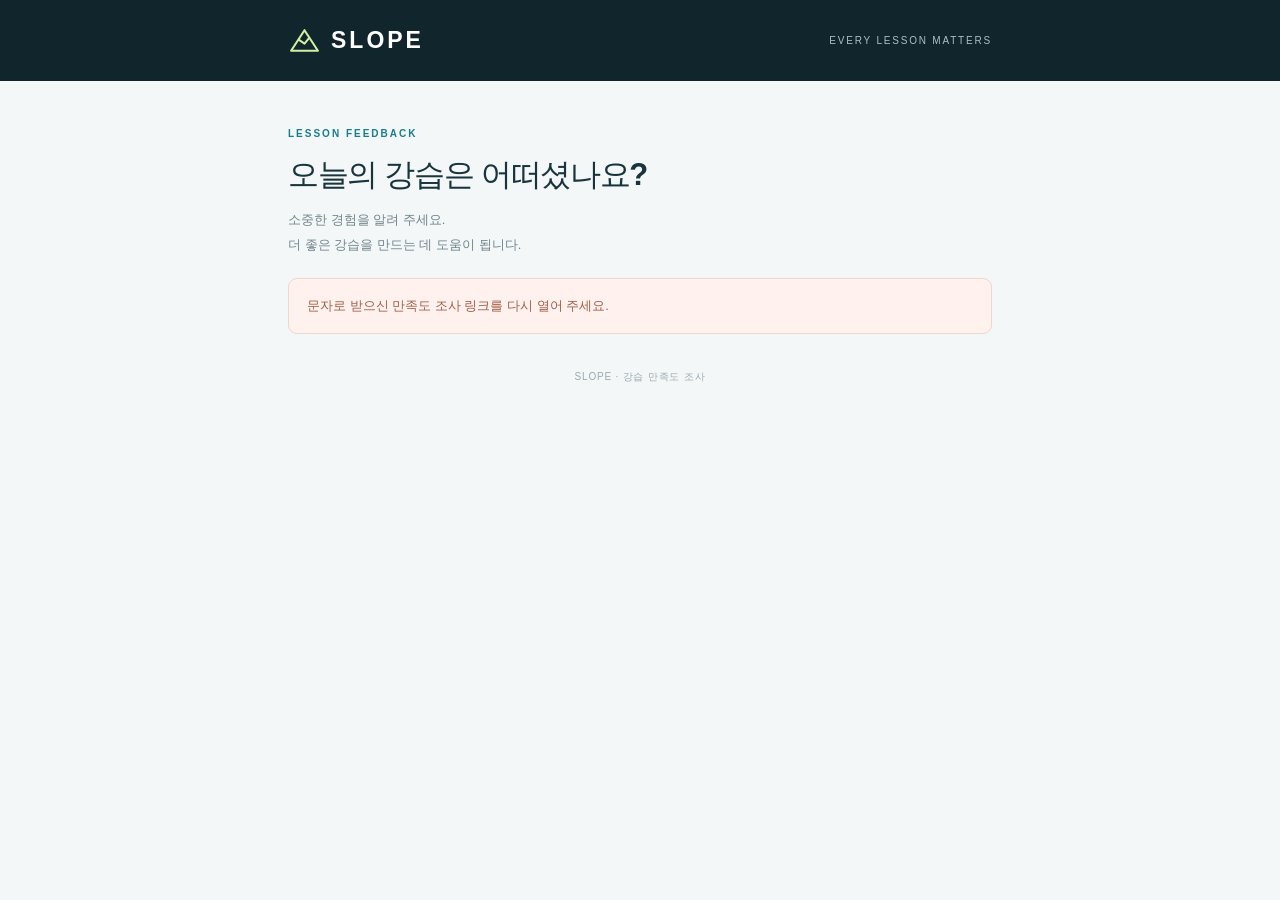
<file: survey.html>
<!doctype html>
<html lang="ko">
<head>
<meta charset="utf-8"><meta name="viewport" content="width=device-width,initial-scale=1"><meta name="referrer" content="no-referrer"><meta name="robots" content="noindex,nofollow">
<meta name="theme-color" content="#11262c"><title>SLOPE · 강습 만족도 조사</title>
<style>
:root{font-family:Inter,Pretendard,-apple-system,BlinkMacSystemFont,"Segoe UI","Noto Sans KR",sans-serif;color:#18343c;background:#f4f7f7;font-size:14px;font-synthesis:none}*{box-sizing:border-box}body{margin:0}button,input,select,textarea{font:inherit}button{cursor:pointer}button:disabled{cursor:wait;opacity:.6}[hidden]{display:none!important}.top{background:#11262c;color:#fff}.top-inner{max-width:760px;margin:auto;padding:24px 28px;display:flex;align-items:center;justify-content:space-between;gap:20px}.brand{display:flex;align-items:center;gap:10px;font-size:23px;letter-spacing:3px;font-weight:750}.brand svg{width:33px;color:#d2eea4}.season{font-size:10px;letter-spacing:1.8px;color:#a9c0c3}.wrap{max-width:760px;margin:auto;padding:43px 28px 60px}.eyebrow{font-size:10px;letter-spacing:2px;color:#167d8b;font-weight:700}h1{font-size:31px;letter-spacing:-1.3px;line-height:1.4;margin:13px 0 12px}h2{font-size:19px;margin:0 0 12px}p{line-height:1.9;margin:0}.intro{color:#71868c;font-size:13px}.intro strong{color:#355962}.card{background:#fff;border:1px solid #e1e9eb;border-radius:15px;padding:28px;margin-top:25px;box-shadow:0 4px 24px #18343a04}.card-head{display:flex;align-items:center;justify-content:space-between;margin-bottom:22px}.number{color:#167d8b;background:#eaf5f4;padding:7px 9px;border-radius:7px;font-size:11px;letter-spacing:.8px}.required{color:#c97940;font-weight:700}.label{display:block;font-size:14px;font-weight:600;margin-bottom:11px}select,textarea{width:100%;border:1px solid #d9e4e6;background:white;border-radius:8px;padding:14px;color:#23454d;outline:none;min-height:49px}textarea{resize:vertical;min-height:120px;line-height:1.9}select:focus,textarea:focus{border-color:#167d8b;box-shadow:0 0 0 3px #167d8b13}.help{font-size:12px;color:#7b8f95;line-height:1.8;margin-top:10px}.field+.field{margin-top:24px}fieldset{border:0;margin:0;padding:0;min-width:0}legend{width:100%;padding:0}.star-ratings{display:flex;justify-content:center;gap:13px;margin:24px 0 13px}.star-ratings label{position:relative;display:inline-flex;flex-direction:column;align-items:center;gap:8px;cursor:pointer;color:#9aaeb3;font-size:11px}.star-ratings input{position:absolute;inset:0;opacity:0;width:100%;height:100%;cursor:pointer}.star{font-size:43px;color:#dce6e8;line-height:1}.star-ratings label.selected .star{color:#eeb75d}.star-ratings input:focus-visible+.star{outline:3px solid #8cc4c9;outline-offset:4px;border-radius:4px}.star-hint{text-align:center;font-size:13px;color:#637f86;min-height:23px}.criterion{padding:23px 0;border-top:1px solid #edf1f2}.criterion:first-child{padding-top:0;border-top:0}.criterion:last-child{padding-bottom:0}.criterion-title{font-size:13px;font-weight:600}.scale{display:flex;gap:12px;margin-top:15px}.scale label{flex:1;position:relative;cursor:pointer}.scale input{position:absolute;opacity:0;width:100%;height:100%;margin:0;cursor:pointer}.scale span{display:flex;align-items:center;justify-content:center;border:1px solid #dce7e9;background:#f8fbfb;min-height:43px;border-radius:8px;color:#82969c;font-weight:600}.scale input:checked+span{background:#e9f5f3;border-color:#167d8b;color:#167d8b;box-shadow:inset 0 0 0 1px #167d8b}.scale input:focus-visible+span{outline:3px solid #8cc4c9;outline-offset:3px}.scale-captions{display:flex;justify-content:space-between;font-size:10px;color:#96a7ad;margin-top:8px}.notice{display:flex;gap:10px;background:#eef5f4;border:1px solid #dde9e7;color:#597d7f;border-radius:9px;padding:16px;font-size:12px;line-height:1.9;margin-top:25px}.notice svg{width:19px;min-width:19px;height:19px;margin-top:2px}.submit{width:100%;border:0;border-radius:9px;background:#167d8b;color:#fff;font-size:14px;font-weight:600;padding:17px;display:flex;align-items:center;justify-content:center;gap:10px;margin-top:22px;min-height:53px}.submit svg{width:18px;height:18px}.error{background:#fff2ee;border:1px solid #f0d6cc;border-radius:9px;padding:15px 18px;color:#a05f49;font-size:13px;line-height:1.85;margin-top:20px}.loading{text-align:center;padding:48px 20px;color:#6e898e}.success{text-align:center;padding:23px 0 7px}.success-mark{margin:0 auto 20px;width:62px;height:62px;display:flex;align-items:center;justify-content:center;border-radius:50%;background:#eaf5ee;color:#428b70}.success-mark svg{width:30px}.success p{font-size:13px;color:#70868d}.secondary{background:white;color:#167d8b;border:1px solid #ccdee0;border-radius:8px;padding:13px 20px;margin-top:22px}.footer{text-align:center;margin-top:33px;font-size:10px;color:#98aab0;letter-spacing:.8px}.submitted-hint{background:#f8f5ea;color:#8b7846;padding:13px 15px;border-radius:8px;font-size:12px;margin-top:14px;line-height:1.9}@media(max-width:520px){.top-inner{padding:20px}.brand{font-size:21px}.season{font-size:8px}.wrap{padding:29px 18px 45px}h1{font-size:25px}.intro{font-size:12px}.card{padding:22px 19px;border-radius:12px;margin-top:20px}.star-ratings{gap:11px}.star{font-size:39px}.scale{gap:8px}.scale span{min-height:42px}.notice{padding:14px;font-size:11px}.card-head{margin-bottom:20px}h2{font-size:17px}}@media(prefers-reduced-motion:reduce){*{scroll-behavior:auto!important}}
</style>
</head>
<body>
<header class="top"><div class="top-inner"><div class="brand"><svg viewBox="0 0 32 32" fill="none" aria-hidden="true"><path d="M3 26 16 6l13 20H3Zm7-11 6 4 5-6" stroke="currentColor" stroke-width="2" stroke-linejoin="round"/></svg>SLOPE</div><span class="season">EVERY LESSON MATTERS</span></div></header>
<main class="wrap"><span class="eyebrow">LESSON FEEDBACK</span><h1>오늘의 강습은 어떠셨나요?</h1><p class="intro" id="welcome">소중한 경험을 알려 주세요.<br>더 좋은 강습을 만드는 데 도움이 됩니다.</p><div id="loading" class="card loading" role="status">설문 정보를 확인하고 있습니다…</div><div class="error" id="page-error" role="alert" hidden></div>
<form id="survey-form" hidden>
<section class="card"><div class="card-head"><h2>평가할 강사를 선택해 주세요</h2><span class="number">01</span></div><label class="label" for="instructor">담당 강사 <span class="required">*</span></label><select id="instructor" name="instructorId" required><option value="">강사를 선택해 주세요</option></select><p class="help">여러 강사에게 강습을 받았다면, 강사를 선택해 각각 평가할 수 있습니다.</p><p class="submitted-hint" id="rated-hint" hidden></p></section>
<section class="card"><div class="card-head"><h2>전반적으로 얼마나 만족하셨나요?</h2><span class="number">02</span></div><fieldset><legend class="label">전체 만족도 <span class="required">*</span></legend><div class="star-ratings" id="overall-stars"></div></fieldset><p class="star-hint" id="star-hint">별점을 선택해 주세요.</p></section>
<section class="card"><div class="card-head"><h2>항목별로 점수를 남겨 주세요</h2><span class="number">03</span></div><div id="categories"></div></section>
<section class="card"><div class="card-head"><h2>자유롭게 이야기해 주세요</h2><span class="number">04</span></div><label class="field"><span class="label">칭찬하고 싶었던 점 <small class="help">선택</small></span><textarea name="praise" maxlength="2000" rows="4" placeholder="좋았던 설명이나 기억에 남는 순간이 있다면 알려 주세요."></textarea></label><label class="field"><span class="label">아쉬웠던 점 <small class="help">선택</small></span><textarea name="improvements" maxlength="2000" rows="4" placeholder="더 나은 강습을 위해 개선했으면 하는 점을 알려 주세요."></textarea></label><p class="help">각 항목 2,000자까지 작성할 수 있습니다.</p></section>
<div class="notice"><svg viewBox="0 0 24 24" fill="none" aria-hidden="true"><path d="m12 3 8 3v6c0 5-8 9-8 9s-8-4-8-9V6l8-3Zm-4 9 3 3 5-6" stroke="currentColor" stroke-width="1.7" stroke-linejoin="round"/></svg><span><strong>강사·관리자 화면에는 점수만 표시됩니다.</strong><br>작성하신 ‘칭찬하고 싶었던 점’과 ‘아쉬웠던 점’은 해당 화면에 공개되지 않습니다.</span></div><div class="error" id="form-error" role="alert" hidden></div><button class="submit" id="submit" type="submit">평가 제출하기 <svg viewBox="0 0 24 24" fill="none" aria-hidden="true"><path d="M4 12h15m-6-6 6 6-6 6" stroke="currentColor" stroke-width="1.7"/></svg></button>
</form>
<section id="success" class="card success" hidden><span class="success-mark"><svg viewBox="0 0 24 24" fill="none" aria-hidden="true"><path d="m5 12 4 4L19 6" stroke="currentColor" stroke-width="2" stroke-linecap="round"/></svg></span><h2>소중한 평가를 남겨 주셔서 감사합니다.</h2><p>더 좋은 강습 경험을 만드는 데 도움이 됩니다.</p><button class="secondary" id="another" type="button" hidden>다른 강사도 평가하기</button></section>
<p class="footer">SLOPE · 강습 만족도 조사</p></main>
<script>
(()=>{
'use strict';
const API='https://ewiekbmjvgktwsbbxrzw.supabase.co/functions/v1/slope-surveys';
const token=new URL(location.href).searchParams.get('token')||'';
const $=selector=>document.querySelector(selector);const form=$('#survey-form');
const categoryLabels=[['kindness','친절도'],['communication','설명·전달력'],['safety','안전관리'],['lesson','강습 만족도']];
let instructors=[];let inFlight=false;
$('#overall-stars').innerHTML=[1,2,3,4,5].map(n=>'<label><input type="radio" name="overall" value="'+n+'" required aria-label="'+n+'점"><span class="star" aria-hidden="true">★</span><span>'+n+'점</span></label>').join('');
$('#categories').innerHTML=categoryLabels.map(([key,title])=>'<fieldset class="criterion"><legend class="criterion-title">'+title+' <span class="required">*</span></legend><div class="scale">'+[1,2,3,4,5].map(n=>'<label><input type="radio" name="'+key+'" value="'+n+'" required aria-label="'+title+' '+n+'점"><span>'+n+'</span></label>').join('')+'</div><div class="scale-captions"><span>매우 아쉬움</span><span>매우 만족</span></div></fieldset>').join('');
const hints=['','많이 아쉬웠어요','조금 아쉬웠어요','보통이었어요','만족스러웠어요','정말 만족스러웠어요'];
form.addEventListener('change',event=>{if(event.target.name!=='overall')return;const score=Number(event.target.value);$('#overall-stars').querySelectorAll('label').forEach((label,index)=>label.classList.toggle('selected',index<score));$('#star-hint').textContent=hints[score];});
async function request(action,values={}){const response=await fetch(API,{method:'POST',headers:{'Content-Type':'application/json'},body:JSON.stringify({action,token,...values}),credentials:'omit',referrerPolicy:'no-referrer'});let data;try{data=await response.json();}catch{throw Error('설문 서버에 연결하지 못했습니다. 잠시 후 다시 시도해 주세요.');}if(!response.ok)throw Error(data.error||'요청을 처리하지 못했습니다.');return data;}
function setOptions(){const select=$('#instructor');select.replaceChildren();const placeholder=document.createElement('option');placeholder.value='';placeholder.textContent='강사를 선택해 주세요';select.append(placeholder);for(const person of instructors){const option=document.createElement('option');option.value=person.id;option.textContent=person.name+(person.alreadyRated?' · 평가 완료':'');option.disabled=person.alreadyRated;select.append(option);}const available=instructors.filter(p=>!p.alreadyRated);if(available.length===1)select.value=available[0].id;const done=instructors.filter(p=>p.alreadyRated);$('#rated-hint').hidden=!done.length;$('#rated-hint').textContent=done.length+'명의 강사에 대한 평가를 제출했습니다. 남은 강사를 선택해 주세요.';return available.length;}
function showSuccess(){form.hidden=true;$('#success').hidden=false;$('#another').hidden=!instructors.some(p=>!p.alreadyRated);window.scrollTo({top:0,behavior:'smooth'});}
async function load(){try{if(!/^[a-f0-9]{64}$/.test(token))throw Error('문자로 받으신 만족도 조사 링크를 다시 열어 주세요.');const data=await request('view');instructors=data.instructors||[];$('#welcome').textContent=data.customerLabel+' 고객님, 강습 경험을 알려 주세요. 더 좋은 강습을 만드는 데 도움이 됩니다.';if(!setOptions())showSuccess();else form.hidden=false;}catch(error){$('#page-error').textContent=error.message||'설문 정보를 불러오지 못했습니다.';$('#page-error').hidden=false;}finally{$('#loading').hidden=true;}}
form.addEventListener('submit',async event=>{event.preventDefault();if(inFlight||!form.reportValidity())return;const fields=new FormData(form);inFlight=true;$('#submit').disabled=true;$('#submit').textContent='평가를 저장하고 있습니다…';$('#form-error').hidden=true;try{const instructorId=String(fields.get('instructorId'));const categories={};for(const [key] of categoryLabels)categories[key]=Number(fields.get(key));await request('submit',{instructorId,overall:Number(fields.get('overall')),categories,praise:fields.get('praise'),improvements:fields.get('improvements')});instructors=instructors.map(person=>person.id===instructorId?{...person,alreadyRated:true}:person);form.reset();$('#overall-stars').querySelectorAll('label').forEach(label=>label.classList.remove('selected'));$('#star-hint').textContent='별점을 선택해 주세요.';setOptions();showSuccess();}catch(error){$('#form-error').textContent=error.message||'평가를 저장하지 못했습니다.';$('#form-error').hidden=false;$('#form-error').scrollIntoView({block:'center',behavior:'smooth'});}finally{inFlight=false;$('#submit').disabled=false;$('#submit').textContent='평가 제출하기';}});
$('#another').addEventListener('click',()=>{$('#success').hidden=true;form.hidden=false;$('#instructor').focus();window.scrollTo({top:0,behavior:'smooth'});});
load();
})();
</script>
</body></html>
</file>
<file: style.css>
:root{--bg:#f5f7f8;--surface:#fff;--ink:#182f36;--muted:#7a898e;--line:#e7ecee;--teal:#167d8b;--teal-dark:#0e6571;--teal-light:#eaf5f5;--navy:#11262c;--lime:#d2eea4;--red:#d65e56;--red-bg:#fff1ef;--amber:#a77327;--amber-bg:#fff7e8;--green:#368275;--radius:14px;--shadow:0 4px 24px #18343a05;font-family:Inter,Pretendard,-apple-system,BlinkMacSystemFont,'Segoe UI','Apple SD Gothic Neo','Noto Sans KR',sans-serif;color:var(--ink);font-size:14px;font-synthesis:none;text-rendering:optimizeLegibility;-webkit-font-smoothing:antialiased}
*{box-sizing:border-box}body{margin:0;background:var(--bg)}button,input,textarea,select{font:inherit}button,a,input,select,textarea{-webkit-tap-highlight-color:transparent}button{cursor:pointer}button:disabled{opacity:.48;cursor:not-allowed}a{color:var(--teal);text-decoration:none}a:hover{text-decoration:underline}button:focus-visible,a:focus-visible,input:focus-visible,select:focus-visible,textarea:focus-visible{outline:3px solid #89cbd2;outline-offset:3px}svg{flex-shrink:0}img{max-width:100%;display:block}h1,h2,h3,h4,p{margin:0}button{color:inherit}button svg{pointer-events:none}.icon{display:inline-block;width:18px;height:18px;fill:none;stroke:currentColor;stroke-width:1.7;stroke-linecap:round;stroke-linejoin:round;vertical-align:middle}.muted{color:var(--muted)}.mono{font-variant-numeric:tabular-nums;font-feature-settings:'tnum';letter-spacing:-.03em}.divider{height:1px;background:var(--line);margin:22px 0}.hidden,[hidden]{display:none!important}.small-text,small{font-size:12px}.text-right{text-align:right}.text-teal{color:var(--teal)}.text-danger{color:var(--red)}.nowrap{white-space:nowrap}.app{display:flex;min-height:100vh}.main{margin-left:224px;min-width:0;flex:1}.sidebar{position:fixed;inset:0 auto 0 0;width:224px;padding:34px 18px 20px;background:var(--navy);color:#a8b8bc;display:flex;flex-direction:column;z-index:30}.brand{display:flex;gap:10px;align-items:center;padding:0 14px;color:#fff;margin-bottom:30px}.brand-mark{display:flex;align-items:center;justify-content:center;color:var(--lime);width:34px;height:34px}.brand-mark .icon{width:34px;height:34px;stroke-width:2}.brand-name{font-size:24px;letter-spacing:3px;font-weight:800;line-height:1}.brand small{display:block;font-size:9px;letter-spacing:2.5px;color:#829c9f;margin-top:8px}.workspace-badge{display:flex;align-items:center;gap:9px;margin:0 8px 30px;padding:11px 12px;border:1px solid #395055;border-radius:8px;font-size:12px;color:#d5e0e1;background:#ffffff04}.workspace-badge:before{content:'';width:6px;height:6px;border-radius:50%;background:var(--lime);box-shadow:0 0 0 3px #d2eea415}.nav-label{font-size:10px;font-weight:600;letter-spacing:1.7px;text-transform:uppercase;color:#617b82;padding:0 16px;margin:12px 0 14px}.nav-item{width:100%;display:flex;align-items:center;gap:12px;border:0;background:none;padding:13px 15px;color:#99aeb3;border-radius:8px;text-align:left;margin-bottom:5px;font-size:13px;transition:background .15s,color .15s}.nav-item:hover{background:#ffffff08;color:white;text-decoration:none}.nav-item.active{background:#284248;color:#fff;font-weight:600;box-shadow:inset 3px 0 var(--lime)}.nav-item.active .icon{color:var(--lime)}.nav-item .count{margin-left:auto;background:#ffffff10;color:#aabdc2;border-radius:5px;min-width:22px;text-align:center;padding:2px 5px;font-size:10px;font-weight:600}.nav-item.active .count{color:var(--lime);background:#d2eea415}.sidebar-bottom{margin-top:auto;padding:30px 7px 0}.season-card{border:1px solid #30464c;border-radius:10px;padding:16px 14px;position:relative;overflow:hidden;color:#b6c7ca}.season-card:after{content:'';position:absolute;width:95px;height:95px;background:#d2eea407;border-radius:50%;right:-35px;bottom:-35px}.season-card small{color:#718c92;font-size:10px;letter-spacing:1px}.season-card strong{display:block;color:#e3ecee;font-size:12px;margin:9px 0 8px;font-weight:500}.season-card p{font-size:11px;color:#748f96;line-height:1.8}.sidebar-bottom>p{font-size:10px;color:#526d75;margin:20px 5px 0}.topbar{height:76px;padding:0 36px;display:flex;align-items:center;justify-content:space-between;background:#fff;border-bottom:1px solid var(--line);gap:20px}.breadcrumbs{font-size:12px;color:#829196;display:flex;gap:10px;align-items:center}.breadcrumbs strong{color:#40555c;font-weight:500}.topbar-right{display:flex;align-items:center;gap:18px}.role-switch{display:flex;align-items:center;padding:4px;border:1px solid #e9eef0;border-radius:8px;background:#f7f9fa;gap:3px}.role-switch button{border:0;background:none;padding:7px 12px;border-radius:5px;color:#849197;font-size:11px;font-weight:500;white-space:nowrap}.role-switch button.active{color:var(--ink);background:white;box-shadow:0 1px 4px #1b384218}.avatar{width:34px;height:34px;border-radius:50%;background:#edf2ed;color:#56826f;display:inline-flex;align-items:center;justify-content:center;font-size:12px;font-weight:700;flex-shrink:0;letter-spacing:-1px}.avatar.small{width:29px;height:29px;font-size:10px}.content{padding:30px 36px 44px;max-width:1680px;margin:auto}.demo-banner{display:flex;align-items:center;gap:9px;background:#eef3f3;border:1px solid #e1e9e9;border-radius:7px;color:#687e83;padding:10px 14px;font-size:11px;line-height:1.7;margin-bottom:26px}.demo-banner .icon{width:14px;height:14px;color:#78969b}.demo-banner strong{font-weight:600;color:#3f676d}.demo-banner a{margin-left:auto;white-space:nowrap;font-weight:600}.page-head{display:flex;align-items:flex-end;justify-content:space-between;gap:20px;margin-bottom:28px}.eyebrow{font-size:10px;letter-spacing:1.5px;font-weight:600;color:var(--teal);text-transform:uppercase;margin-bottom:9px}.page-head h1{font-size:28px;font-weight:700;letter-spacing:-1.2px;line-height:1.4}.subtitle{font-size:12px;color:#879499;line-height:1.7;margin-top:7px}.page-actions{display:flex;gap:9px;flex-shrink:0;align-items:center}.btn{border:1px solid #dfe7e9;background:white;border-radius:7px;padding:10px 15px;font-size:12px;font-weight:500;display:inline-flex;align-items:center;justify-content:center;gap:7px;line-height:1.4;white-space:nowrap;transition:background .15s,transform .15s;color:#526870;text-decoration:none}.btn:hover{background:#f7fafb;text-decoration:none}.btn:active{transform:translateY(1px)}.btn .icon{width:15px;height:15px}.btn.primary{color:white;background:var(--teal);border-color:var(--teal)}.btn.primary:hover{background:var(--teal-dark);border-color:var(--teal-dark)}.btn.secondary{background:var(--teal-light);border-color:#d7ebec;color:var(--teal)}.btn.ghost{border-color:transparent;background:transparent;color:#6c8389}.btn.ghost:hover{background:#eff4f5}.btn.danger{background:var(--red-bg);border-color:#fadbd7;color:var(--red)}.btn.small{font-size:11px;padding:7px 11px}.icon-btn{border:0;background:none;border-radius:6px;width:32px;height:32px;display:inline-flex;align-items:center;justify-content:center;color:#7d9197}.icon-btn:hover{background:#edf3f4}.stats-grid{display:grid;grid-template-columns:repeat(4,minmax(0,1fr));gap:17px;margin-bottom:26px}.stat-card{background:white;border:1px solid var(--line);border-radius:var(--radius);padding:22px 23px 19px;position:relative;min-height:139px;box-shadow:var(--shadow)}.stat-label{font-size:12px;color:#6d8389;font-weight:500}.stat-number{font-size:34px;font-weight:650;letter-spacing:-1.6px;color:#203c44;margin:10px 0 10px;line-height:1}.stat-number small{font-size:12px;font-weight:400;color:#92a1a6;letter-spacing:0;margin-left:5px}.stat-foot{font-size:10px;color:#93a1a6;display:flex;align-items:center;gap:5px}.stat-foot .positive{color:#4a8e7c;font-weight:500}.stat-icon{position:absolute;right:20px;top:20px;width:33px;height:33px;display:flex;align-items:center;justify-content:center;background:#eef7f6;color:#609e9b;border-radius:9px}.stat-icon.warning{background:var(--amber-bg);color:#c09a5c}.stat-icon.danger{background:var(--red-bg);color:#d58b82}.stat-card.accent{background:#edf5f3;border-color:#ddeae7}.dashboard-grid{display:grid;grid-template-columns:minmax(0,1fr) 334px;gap:23px;align-items:start}.panel{border:1px solid var(--line);background:white;border-radius:var(--radius);overflow:hidden;box-shadow:var(--shadow);margin-bottom:23px}.panel-head{display:flex;justify-content:space-between;align-items:center;padding:21px 23px;gap:14px;border-bottom:1px solid #f0f3f4;min-height:68px}.panel-title{font-weight:650;font-size:14px;letter-spacing:-.3px;display:flex;gap:9px;align-items:center}.panel-title .icon{width:16px;height:16px;color:#77969d}.panel-title small{font-size:10px;color:#a0adb2;font-weight:400;letter-spacing:0}.panel-head>a{font-size:10px;color:#83979c}.panel-body{padding:20px 23px}.toolbar{display:flex;align-items:center;justify-content:space-between;gap:12px;padding:16px 23px;border-bottom:1px solid #f0f3f4;flex-wrap:wrap}.search-input{position:relative;display:flex;align-items:center;gap:8px;background:white;border:1px solid var(--line);border-radius:7px;padding:0 11px;color:#9aabb0}.search-input input{border:0!important;box-shadow:none!important;padding:9px 0!important;background:transparent!important;min-width:0;width:170px;font-size:11px!important}.search-input .icon{width:14px;height:14px}.filter-tabs{display:flex;gap:3px;align-items:center}.filter-tabs button{border:0;background:transparent;border-radius:5px;padding:7px 11px;font-size:11px;color:#9ba7ac}.filter-tabs button.active{background:#eaf4f3;color:var(--teal);font-weight:600}.date-nav{display:flex;align-items:center;gap:8px;font-size:12px;font-weight:600;color:#526c74}.date-nav button{border:1px solid #e5ecee;background:white;border-radius:5px;padding:4px;display:flex;align-items:center}.date-nav .icon{width:13px;height:13px}.select{padding:8px 28px 8px 10px;font-size:11px!important;min-width:110px}.table-wrap{overflow-x:auto;scrollbar-width:thin}table{border-collapse:collapse;width:100%;font-size:11px;text-align:left;white-space:nowrap}th{font-size:10px;font-weight:500;letter-spacing:.2px;background:#fafcfc;color:#91a1a6;border-bottom:1px solid var(--line);padding:13px 19px}td{padding:17px 19px;border-bottom:1px solid #eff3f4;color:#5a7077;vertical-align:middle}th:first-child,td:first-child{padding-left:23px}th:last-child,td:last-child{padding-right:23px}tbody tr:last-child td{border-bottom:0}tbody tr{transition:background .12s}tbody tr:hover{background:#fbfdfd}.person-cell{display:flex;align-items:center;gap:9px}.person-name{color:#334f58;font-size:11px;font-weight:600}.person-cell .muted{font-size:9px;display:block;margin-top:4px}.time-cell{font-variant-numeric:tabular-nums;font-weight:600;color:#45616a}.time-cell .muted{font-size:9px;font-weight:400;margin-top:5px;display:block}.status-badge{display:inline-flex;align-items:center;gap:5px;padding:5px 8px;border-radius:5px;font-size:9px;line-height:1.2;font-weight:500;white-space:nowrap}.status-badge:before{content:'';width:4px;height:4px;border-radius:50%;background:currentColor;opacity:.8}.status-badge.success{background:#edf7f2;color:#53907e}.status-badge.warning{background:var(--amber-bg);color:var(--amber)}.status-badge.danger{background:var(--red-bg);color:var(--red)}.status-badge.neutral{background:#f1f4f5;color:#91a1a6}.status-badge.info{background:#edf5f8;color:#6f99af}.progress-steps{display:flex;align-items:center;gap:5px;font-size:9px;color:#b1bec2}.step{display:flex;align-items:center;gap:4px}.step+.step:before{content:'';width:8px;height:1px;background:#e2e9eb;margin-right:1px}.dot{width:7px;height:7px;border-radius:50%;background:#e8eef0;display:inline-block}.dot.done{background:#72b8ab}.dot.current{background:#e2b46e;box-shadow:0 0 0 2px #fcf0dc}.dot.pending{background:#e1e8ea}.agenda{padding:0 22px}.agenda-row{display:flex;gap:18px;position:relative;padding:22px 0;border-bottom:1px solid #edf1f2}.agenda-row:last-child{border-bottom:0}.agenda-time{font-size:11px;line-height:1.8;font-weight:600;color:#5f7880;min-width:43px;font-variant-numeric:tabular-nums}.agenda-time small{display:block;color:#b1bdc1;font-size:9px;font-weight:400}.agenda-content{border-left:2px solid #c5e4db;padding-left:14px;min-width:0;flex:1}.agenda-row:nth-child(2n) .agenda-content{border-color:#b7d7e3}.agenda-title{font-size:12px;font-weight:600;letter-spacing:-.2px;display:flex;justify-content:space-between;gap:6px;align-items:center}.agenda-meta{color:#98a7ac;font-size:10px;margin-top:8px;line-height:1.6}.attention-list{padding:0 22px}.attention-item{display:flex;align-items:flex-start;gap:11px;padding:18px 0;border-bottom:1px solid #f0f3f4}.attention-item:last-child{border-bottom:0}.attention-icon{display:flex;align-items:center;justify-content:center;background:var(--amber-bg);color:#c39e60;border-radius:7px;width:29px;height:29px;flex-shrink:0}.attention-icon.danger{background:var(--red-bg);color:#d77e74}.attention-icon .icon{width:14px;height:14px}.attention-copy{flex:1;min-width:0}.attention-title{font-size:11px;font-weight:500;color:#557079;line-height:1.6}.attention-detail{font-size:9px;line-height:1.7;margin-top:5px;color:#9dabb0}.attention-copy .status-badge{margin-top:7px;font-size:8px}.empty-state{padding:55px 24px;text-align:center;color:#9eacb1;font-size:12px;line-height:1.9}.empty-state h3{font-size:15px;color:#5f7b84;margin:12px 0 8px;font-weight:600}.empty-state .btn{margin-top:20px}.empty-illustration{display:flex;margin:0 auto 12px;align-items:center;justify-content:center;width:58px;height:58px;background:#eef5f5;border-radius:18px;color:#81abae}.empty-illustration .icon{height:26px;width:26px}.split-layout{display:grid;grid-template-columns:minmax(0,1fr) 350px;gap:22px;align-items:start}.card-grid{display:grid;grid-template-columns:repeat(2,minmax(0,1fr));gap:18px}.lesson-card{background:white;border:1px solid var(--line);border-radius:12px;padding:21px 22px;box-shadow:var(--shadow)}.lesson-card-head{display:flex;align-items:center;justify-content:space-between;margin-bottom:20px;gap:10px}.lesson-time{font-size:12px;color:#4d707b;font-weight:600;font-variant-numeric:tabular-nums;display:flex;gap:7px;align-items:center}.lesson-time .icon{width:14px;height:14px;color:#8aabad}.lesson-customer{font-size:20px;letter-spacing:-.6px;font-weight:650}.lesson-meta{display:flex;gap:9px;font-size:11px;color:#91a3a9;line-height:1.8;margin-top:7px}.lesson-meta .icon{height:13px;width:13px}.lesson-footer{display:flex;align-items:center;justify-content:space-between;border-top:1px solid #edf2f3;margin-top:21px;padding-top:17px;gap:10px}.lesson-card .progress-steps{margin-top:19px}.instructor-hero{display:flex;align-items:center;justify-content:space-between;padding:31px 34px;background:#176c77;border-radius:14px;color:white;margin-bottom:25px;position:relative;overflow:hidden;min-height:194px;gap:25px}.hero-copy{position:relative;z-index:1}.hero-copy .eyebrow{color:#a8d7d3;letter-spacing:2px}.hero-copy h2{font-size:25px;line-height:1.5;letter-spacing:-.8px;font-weight:600}.hero-copy p{color:#aed3d4;font-size:12px;margin-top:10px;line-height:1.8}.hero-art{width:230px;height:150px;color:#a9d6cb;opacity:.9;flex-shrink:0}.hero-stats{display:flex;gap:30px;margin-top:23px}.hero-stat{font-size:11px;color:#acd0d0}.hero-stat strong{font-size:23px;font-weight:500;color:white;display:block;margin-bottom:4px}.checklist{display:flex;flex-direction:column;gap:0}.checklist-item{display:flex;gap:11px;padding:14px 0;border-bottom:1px solid #eff3f4;align-items:flex-start;font-size:12px;color:#68828b;line-height:1.7}.checklist-item:last-child{border:0}.checklist-item .icon{color:#78aaa5;width:17px;height:17px;margin-top:2px}.checklist-item small{display:block;color:#a2b0b5;font-size:10px;margin-top:3px}.report-card{padding:22px;background:white;border:1px solid var(--line);border-radius:12px;margin-bottom:17px}.report-card h3{font-size:14px;font-weight:600}.report-card .report-head{display:flex;gap:12px;align-items:center;justify-content:space-between}.report-text{white-space:pre-wrap;font-size:12px;line-height:1.9;color:#728a92;background:#f9fbfb;border-radius:8px;padding:15px 17px;margin-top:16px;overflow-wrap:anywhere}.report-actions{display:flex;gap:8px;align-items:center;justify-content:space-between;margin-top:17px}.report-actions a{font-size:11px}.alert-card{padding:23px;background:white;border:1px solid var(--line);border-radius:12px;margin-bottom:15px;border-left:3px solid #dec18e}.alert-card.danger{border-left-color:#e39b93}.alert-top{display:flex;align-items:center;justify-content:space-between;gap:14px}.alert-title{font-size:14px;font-weight:600;display:flex;gap:9px;align-items:center}.alert-title .icon{width:17px;height:17px;color:#c19d60}.alert-card.danger .alert-title .icon{color:#d68276}.alert-detail{font-size:12px;line-height:1.9;color:#8a9ba2;margin-top:10px;overflow-wrap:anywhere}.alert-related{font-size:10px;color:#91a6ad;display:flex;gap:9px;align-items:center;margin-top:12px}.alert-response{display:flex;gap:9px;align-items:center;margin-top:17px;padding-top:16px;border-top:1px solid #f0f3f4}.alert-response .muted{font-size:11px;margin-left:auto}.settings-grid{display:grid;grid-template-columns:minmax(0,1.4fr) minmax(280px,1fr);gap:23px;align-items:start}.form-section{background:white;padding:24px;border:1px solid var(--line);border-radius:12px;margin-bottom:22px}.form-section h2{font-size:15px;font-weight:600;letter-spacing:-.3px;margin-bottom:7px}.form-section>p{font-size:11px;color:#9aa9af;line-height:1.8;margin-bottom:22px}.field{display:block;margin-bottom:18px;min-width:0}.field:last-child{margin-bottom:0}.field-label{display:block;font-size:11px;font-weight:600;color:#607d87;margin-bottom:8px}.field-help{font-size:10px;line-height:1.8;color:#9babb0;margin-top:7px;display:block}input:not([type=checkbox]):not([type=radio]):not([type=file]),textarea,select{width:100%;border:1px solid #dfe8eb;background:#fff;border-radius:7px;padding:11px 12px;color:#45636d;outline:none;box-shadow:0 1px 1px #17333d02;min-height:39px;font-size:12px}input::placeholder,textarea::placeholder{color:#b1bec4}input:focus,textarea:focus,select:focus{border-color:#80b8bf!important;box-shadow:0 0 0 3px #167d8b08}textarea{line-height:1.8;resize:vertical;min-height:110px}input[type=file]{display:block;width:100%;font-size:11px;color:#a0adb2;border:1px dashed #cbdde1;padding:10px;border-radius:8px;background:#fbfdfd}input::file-selector-button{border:0;color:#4e7c87;background:#edf5f6;border-radius:5px;padding:7px 10px;font-size:10px;margin-right:10px;cursor:pointer}.form-grid{display:grid;grid-template-columns:repeat(2,minmax(0,1fr));gap:0 18px}.form-grid .full{grid-column:1/-1}.check-field{display:flex;align-items:flex-start;gap:9px;color:#718b94;font-size:12px;line-height:1.8;margin-bottom:12px}.check-field input{margin-top:4px;flex-shrink:0;accent-color:var(--teal)}.check-field small{display:block;color:#a5b2b7;font-size:10px;margin-top:2px}.checkbox{accent-color:var(--teal);width:15px;height:15px}.field-inline{display:flex;align-items:center;gap:9px}.field-inline input{max-width:110px}.field-inline span{font-size:11px;color:#a1b1b7}.form-actions{display:flex;justify-content:flex-end;gap:9px;margin-top:22px;padding-top:20px;border-top:1px solid var(--line)}dialog{border:0;padding:0;background:transparent;max-width:calc(100vw - 40px);max-height:calc(100dvh - 48px);width:660px;overflow:visible;color:var(--ink)}dialog::backdrop{background:#0a242d77;backdrop-filter:blur(4px)}.modal-shell{border-radius:15px;box-shadow:0 24px 80px #0a202b33;background:white;max-height:calc(100dvh - 48px);overflow:auto;scrollbar-width:thin}.modal-wide{width:930px}.modal-head{display:flex;align-items:flex-start;justify-content:space-between;gap:20px;padding:25px 29px 22px;border-bottom:1px solid var(--line);position:sticky;top:0;z-index:2;background:white;border-radius:15px 15px 0 0}.modal-head h2{font-size:20px;letter-spacing:-.6px;font-weight:650;line-height:1.5}.modal-head p{font-size:11px;color:#9aabb1;margin-top:5px;line-height:1.7}.modal-body{padding:25px 29px}.modal-footer{display:flex;gap:10px;justify-content:flex-end;padding:18px 29px;border-top:1px solid var(--line);background:#fcfdfd;position:sticky;bottom:0;z-index:2;border-radius:0 0 15px 15px}.detail-grid{display:grid;grid-template-columns:230px minmax(0,1fr);gap:27px}.detail-summary{background:#f4f8f8;border:1px solid #e6eff0;border-radius:10px;padding:20px;height:fit-content}.detail-summary h3{font-size:20px;letter-spacing:-.6px;font-weight:650;margin:11px 0 6px}.detail-summary p{font-size:11px;color:#8ea1a8;line-height:1.9}.detail-summary .divider{margin:17px 0}.detail-summary dl{margin:0;display:grid;grid-template-columns:60px 1fr;font-size:10px;gap:13px 9px}.detail-summary dt{color:#9badb3}.detail-summary dd{margin:0;color:#5b7a85;overflow-wrap:anywhere}.detail-sections{min-width:0}.section-block{padding-bottom:23px;margin-bottom:23px;border-bottom:1px solid var(--line)}.section-block:last-child{margin:0;padding:0;border:0}.section-title{display:flex;gap:9px;align-items:center;font-size:13px;font-weight:600;margin-bottom:16px}.section-title .icon{width:16px;height:16px;color:#8fb1b5}.section-title .status-badge{margin-left:auto}.photo-grid{display:grid;grid-template-columns:1fr 1fr;gap:13px}.photo-slot{border:1px dashed #cfdee2;border-radius:9px;padding:17px;text-align:center;background:#fbfdfd;min-height:160px;display:flex;flex-direction:column;align-items:center;justify-content:center;gap:10px;overflow:hidden}.photo-slot .icon{width:25px;height:25px;color:#acc1c8}.photo-slot p{font-size:11px;color:#99adb5;line-height:1.9}.photo-slot strong{font-size:12px;color:#668794;display:block;margin-bottom:4px;font-weight:600}.photo-slot input[type=file]{font-size:10px;padding:7px;max-width:100%;margin:0}.photo-preview{width:100%;height:145px;object-fit:cover;border-radius:6px;background:#eff4f5}.photo-caption{color:#97aab2;font-size:9px;line-height:1.8;margin-top:7px;overflow-wrap:anywhere}.warning-box{padding:13px 15px;background:#fff8ec;border:1px solid #f4e5c6;border-radius:8px;color:#aa8b5b;font-size:11px;line-height:1.9;margin-bottom:17px}.warning-box.danger{background:var(--red-bg);border-color:#f5dad5;color:#be7d74}.info-box{padding:13px 15px;background:#eef6f7;border:1px solid #dcecee;border-radius:8px;color:#72959f;font-size:11px;line-height:1.9;margin-bottom:17px}.warning-box strong,.info-box strong{font-weight:600}.timeline{padding-left:3px}.timeline-row{position:relative;display:flex;gap:13px;padding-bottom:23px}.timeline-row:not(:last-child):before{content:'';position:absolute;width:1px;top:16px;bottom:1px;left:4px;background:#e1eaed}.timeline-dot{width:9px;height:9px;background:#8cbeb5;border-radius:50%;margin-top:4px;flex-shrink:0;border:2px solid #fff;box-shadow:0 0 0 1px #bcd9d2}.timeline-content{font-size:11px;color:#718d97;line-height:1.8}.timeline-content small{font-size:9px;display:block;color:#a7b5bb;margin-top:3px}.toast{position:fixed;bottom:27px;right:30px;z-index:1000;display:flex;align-items:center;gap:10px;padding:14px 20px;background:#183c45;color:#e9f4f4;border-radius:10px;box-shadow:0 8px 30px #153a4930;font-size:12px;max-width:calc(100vw - 40px);animation:toast-in .2s ease-out}.toast .icon{width:17px;height:17px;color:var(--lime)}@keyframes toast-in{from{transform:translateY(8px);opacity:0}to{transform:translateY(0);opacity:1}}.mobile-nav{display:none}.integration-card{display:flex;align-items:flex-start;gap:14px;border:1px solid var(--line);background:white;padding:19px;border-radius:11px;margin-bottom:13px}.integration-logo{display:flex;width:37px;height:37px;align-items:center;justify-content:center;border-radius:9px;background:#edf6ee;color:#56976d;flex-shrink:0}.integration-logo.sms{background:#eef3f9;color:#708fad}.integration-copy{flex:1;min-width:0}.integration-copy h3{font-size:12px;font-weight:600;margin:2px 0 5px}.integration-copy p{font-size:10px;color:#9aaeb6;line-height:1.8}.integration-status{font-size:9px;padding:4px 6px;border-radius:4px;background:#f1f5f5;color:#9aabb1;white-space:nowrap;margin-top:2px}.outbox-row{border-bottom:1px solid #edf2f3;padding:17px 0;display:flex;align-items:flex-start;gap:12px;font-size:11px;color:#728e98}.outbox-row:last-child{border-bottom:0}.outbox-row p{font-size:10px;color:#a0b3ba;line-height:1.9;margin-top:7px;overflow-wrap:anywhere}.outbox-row .status-badge{margin-left:auto}.tabs{display:flex;border-bottom:1px solid var(--line);gap:25px;margin-bottom:23px}.tab{border:0;border-bottom:2px solid transparent;background:none;color:#9aadB5;font-size:12px;padding:0 1px 14px;position:relative;bottom:-1px}.tab.active{color:var(--teal);font-weight:600;border-bottom-color:var(--teal)}.pill{display:inline-flex;border-radius:20px;padding:5px 9px;font-size:10px;background:#eef4f4;color:#7c9ca5;align-items:center;gap:5px}.kpi-strip{display:grid;grid-template-columns:repeat(3,1fr);border:1px solid var(--line);border-radius:10px;background:#fff;overflow:hidden;margin-bottom:23px}.kpi{padding:20px 22px;border-right:1px solid var(--line)}.kpi:last-child{border:0}.kpi span{display:block;font-size:10px;color:#9aafb7;margin-bottom:9px}.kpi strong{font-size:24px;letter-spacing:-.6px;font-weight:600;color:#466b78}.month-tag{font-size:10px;color:#9dafb6;background:#f3f6f7;border:1px solid #e9eff1;border-radius:5px;padding:5px 8px}.week-strip{display:flex;gap:7px;align-items:stretch;padding:19px 23px;border-bottom:1px solid var(--line)}.day-chip{border:1px solid transparent;border-radius:8px;padding:9px 0 8px;background:transparent;color:#b0bec3;flex:1;text-align:center;font-size:9px;min-width:33px}.day-chip strong{display:block;color:#688591;font-size:15px;font-weight:500;margin:7px 0}.day-chip.selected{background:#ecf5f4;border-color:#dbedeb;color:#6f999b}.day-chip.selected strong{color:var(--teal);font-weight:700}.day-chip .day-dot{display:block;background:#c0d0d5;width:3px;height:3px;border-radius:50%;margin:0 auto}.day-chip.selected .day-dot{background:var(--teal)}.skeleton{background:linear-gradient(90deg,#f0f4f5 25%,#f8fafb 50%,#f0f4f5 75%);background-size:200% 100%;animation:shimmer 1.5s infinite;border-radius:5px}@keyframes shimmer{to{background-position:-200% 0}}.field-error{font-size:10px;color:var(--red);line-height:1.6;margin-top:6px}.csv-help{font-size:10px;color:#8ca1aa;line-height:1.9;padding:12px 14px;background:#f8fafb;border-radius:7px;overflow-wrap:anywhere}.schedule-date{font-size:11px;color:#a1b1b8;letter-spacing:-.2px}.instructor-card{padding:23px;border:1px solid var(--line);border-radius:12px;background:#fff}.instructor-card .avatar{width:43px;height:43px;font-size:15px}.instructor-card h3{font-size:15px;font-weight:600;margin-top:15px}.instructor-card p{font-size:11px;color:#95aab2;margin-top:7px;line-height:1.8}.instructor-card .kpi-strip{margin:18px 0 0}.instructor-card .kpi{padding:12px}.instructor-card .kpi strong{font-size:18px}.instructor-card .kpi span{font-size:9px;margin-bottom:5px}.table-footer{padding:14px 23px;border-top:1px solid var(--line);font-size:10px;color:#a9b7bd;display:flex;align-items:center;justify-content:space-between}.activity-chart{display:flex;align-items:flex-end;height:90px;gap:9px;padding:6px 0}.activity-chart .bar{flex:1;background:#e6f0ef;min-height:5px;border-radius:4px 4px 0 0}.activity-chart .bar.active{background:#80b9b1}.text-link{border:0;background:none;padding:0;font-size:11px;color:var(--teal)}.notice-title{font-size:12px;font-weight:600;color:#637f89;margin-bottom:7px}.notice-text{font-size:11px;line-height:1.9;color:#93a8b0}.version-tag{font-size:9px;letter-spacing:.6px;color:#a4b5bc;border:1px solid #dfe8eb;border-radius:4px;padding:3px 5px}.flex-row{display:flex;align-items:center;gap:9px}.space-between{justify-content:space-between}.grid-span-2{grid-column:1/-1}.text-truncate{overflow:hidden;text-overflow:ellipsis;white-space:nowrap}.section-label{font-size:10px;text-transform:uppercase;letter-spacing:1.1px;color:#96a9b1;font-weight:500;margin:4px 0 14px}.uploader-title{display:flex;align-items:center;justify-content:space-between;gap:12px;margin-bottom:11px}.uploader-title h4{font-size:12px;font-weight:500;color:#6b8c98}.report-metrics{display:flex;gap:13px;align-items:center;margin-top:15px;flex-wrap:wrap;font-size:10px;color:#96aab3}.report-metrics span{display:flex;align-items:center;gap:5px}.report-metrics .icon{width:13px;height:13px;color:#91b4bd}.response-note{font-size:11px;color:#879fa9;background:#f7fafb;border-radius:7px;padding:10px 12px;line-height:1.8;margin-top:13px}.response-note strong{font-weight:500;color:#617f8b}.upload-label{border:1px dashed #c9dbdf;border-radius:8px;display:flex;flex-direction:column;align-items:center;gap:8px;padding:22px 12px;font-size:11px;color:#8ba5af;background:#f9fcfc;cursor:pointer}.upload-label:hover{background:#eff7f6;border-color:#92bec0}.upload-label .icon{color:#9bbcc3;width:23px;height:23px}.no-margin{margin:0!important}

@media(min-width:1600px){.content{padding-top:36px}.dashboard-grid{grid-template-columns:minmax(0,1fr) 370px}.stat-card{padding:25px 27px;min-height:152px}.stat-number{font-size:38px}td{padding-top:20px;padding-bottom:20px}}
@media(max-width:1240px){.sidebar{width:204px;padding-left:13px;padding-right:13px}.main{margin-left:204px}.topbar{padding:0 26px}.content{padding:27px 26px 38px}.dashboard-grid{grid-template-columns:minmax(0,1fr) 285px;gap:18px}.stats-grid{gap:13px}.stat-card{padding:20px 17px}.stat-icon{right:16px;width:28px;height:28px;top:18px}.stat-label{font-size:11px}.stat-number{font-size:31px}.panel-head{padding:20px}.toolbar{padding:14px 20px}.table-wrap td,.table-wrap th{padding-right:15px;padding-left:15px}.table-wrap td:first-child,.table-wrap th:first-child{padding-left:20px}.split-layout{grid-template-columns:minmax(0,1fr) 300px}.settings-grid{grid-template-columns:minmax(0,1.2fr) minmax(280px,1fr)}.card-grid{gap:14px}.lesson-card{padding:18px}.agenda{padding:0 19px}.attention-list{padding:0 18px}.agenda-row{gap:12px}}
@media(max-width:1050px){.sidebar{width:180px;padding-left:11px;padding-right:11px}.brand{padding:0 10px;gap:7px}.brand-name{font-size:21px;letter-spacing:2px}.brand-mark{width:28px;height:28px}.brand-mark .icon{width:29px;height:29px}.brand small{font-size:8px;letter-spacing:2px}.workspace-badge{font-size:10px;margin-left:4px;margin-right:4px;padding:10px}.nav-item{padding:12px 11px;font-size:12px;gap:10px}.main{margin-left:180px}.topbar{padding:0 23px;height:70px}.content{padding:25px 23px 38px}.dashboard-grid{grid-template-columns:minmax(0,1fr)}.dashboard-grid>aside,.dashboard-grid>.right-column{display:grid;grid-template-columns:1fr 1fr;gap:18px}.dashboard-grid>aside .panel,.dashboard-grid>.right-column .panel{margin-bottom:0}.stats-grid{gap:12px}.stat-number{font-size:29px}.stat-icon{display:none}.stat-card{min-height:132px}.stat-foot{font-size:9px}.page-head h1{font-size:26px}.split-layout{grid-template-columns:minmax(0,1fr)}.split-layout>aside{display:grid;grid-template-columns:1fr 1fr;gap:18px}.settings-grid{grid-template-columns:minmax(0,1fr)}.settings-grid>aside{display:grid;grid-template-columns:1fr 1fr;gap:18px}.topbar-right{gap:12px}.card-grid{grid-template-columns:1fr 1fr}.hero-art{width:180px}.instructor-hero{padding:27px}.detail-grid{grid-template-columns:210px minmax(0,1fr);gap:21px}.modal-body{padding:23px}.modal-head,.modal-footer{padding-left:23px;padding-right:23px}.breadcrumbs{font-size:11px;gap:7px}}
@media(max-width:760px){.modal-wide{width:100%}.sidebar{display:none}.main{margin-left:0}.topbar{height:65px;padding:0 20px;gap:10px;position:sticky;top:0;z-index:20}.breadcrumbs{font-size:11px}.breadcrumbs>span:first-child{display:none}.topbar-right{gap:9px}.role-switch button{padding:7px 9px;font-size:10px}.role-switch{padding:3px}.topbar .avatar{width:29px;height:29px;font-size:10px}.content{padding:22px 18px 95px}.demo-banner{font-size:10px;padding:9px 11px;margin-bottom:23px;align-items:flex-start;gap:7px}.demo-banner .icon{margin-top:2px;flex-shrink:0}.demo-banner a{display:none}.page-head{margin-bottom:22px;align-items:flex-start;gap:13px}.page-head h1{font-size:25px;letter-spacing:-1px}.eyebrow{font-size:9px;margin-bottom:7px}.subtitle{font-size:11px;margin-top:7px}.page-actions{gap:7px;flex-wrap:wrap;justify-content:flex-end;padding-top:2px}.page-actions .btn{padding:9px 11px;font-size:10px}.page-actions .btn .icon{width:13px;height:13px}.stats-grid{grid-template-columns:repeat(2,minmax(0,1fr));gap:12px;margin-bottom:20px}.stat-card{padding:18px;min-height:125px;border-radius:11px}.stat-label{font-size:11px}.stat-number{font-size:31px;margin-top:12px}.stat-icon{display:flex;top:16px;right:16px;width:25px;height:25px;border-radius:7px}.stat-icon .icon{width:14px;height:14px}.stat-foot{font-size:9px;line-height:1.6}.dashboard-grid{gap:0}.dashboard-grid>aside,.dashboard-grid>.right-column{display:block}.dashboard-grid>aside .panel,.dashboard-grid>.right-column .panel{margin-bottom:20px}.panel{margin-bottom:20px;border-radius:11px}.panel-head{padding:18px;min-height:62px}.panel-title{font-size:13px}.panel-head>a{font-size:10px}.panel-body{padding:18px}.toolbar{padding:13px 16px;gap:10px}.search-input{padding:0 9px}.search-input input{width:130px;font-size:10px!important}.filter-tabs{gap:0}.filter-tabs button{padding:7px 9px;font-size:10px}.table-wrap table{min-width:610px}.table-wrap td,.table-wrap th{padding-left:16px;padding-right:16px}.table-wrap td:first-child,.table-wrap th:first-child{padding-left:18px}.table-wrap td{padding-top:17px;padding-bottom:17px}.table-footer{padding:12px 18px}.mobile-nav{position:fixed;display:flex;align-items:center;justify-content:space-around;gap:4px;bottom:0;left:0;right:0;background:#ffffffee;backdrop-filter:blur(12px);border-top:1px solid #e3ebed;z-index:25;padding:10px 8px max(11px,env(safe-area-inset-bottom));height:72px}.mobile-nav button{display:flex;flex-direction:column;align-items:center;justify-content:center;gap:6px;border:0;background:transparent;color:#a0b2b9;font-size:9px;min-width:52px;padding:4px;border-radius:7px;position:relative}.mobile-nav .icon{width:19px;height:19px;stroke-width:1.6}.mobile-nav button.active{color:var(--teal);font-weight:600}.mobile-nav button.active:before{content:'';position:absolute;top:-11px;width:18px;height:2px;border-radius:0 0 2px 2px;background:var(--teal)}.split-layout{gap:0}.split-layout>aside{display:block}.settings-grid{gap:0}.settings-grid>aside{display:block}.card-grid{grid-template-columns:1fr;gap:14px}.lesson-card{padding:21px}.lesson-customer{font-size:21px}.lesson-card-head{margin-bottom:18px}.lesson-footer .btn{min-height:38px}.instructor-hero{padding:25px 23px;min-height:185px;border-radius:11px;margin-bottom:21px;gap:0}.hero-copy h2{font-size:22px}.hero-copy p{font-size:11px;max-width:235px}.hero-copy .eyebrow{font-size:8px}.hero-art{position:absolute;right:-20px;width:145px;bottom:-10px;opacity:.32;z-index:0}.hero-stats{gap:25px;margin-top:22px}.hero-stat{font-size:10px}.hero-stat strong{font-size:22px}.report-card{padding:19px;margin-bottom:14px}.report-text{padding:13px;font-size:11px;line-height:1.95}.report-actions{flex-wrap:wrap;gap:12px}.report-actions .btn{margin-left:auto}.report-actions a{max-width:210px;overflow:hidden;white-space:nowrap;text-overflow:ellipsis}.alert-card{padding:19px;margin-bottom:13px;border-radius:10px}.alert-title{font-size:12px;gap:7px}.alert-title .icon{width:15px;height:15px}.alert-detail{font-size:11px;line-height:1.9;margin-top:11px}.alert-top{gap:9px;align-items:flex-start}.alert-response{flex-wrap:wrap;gap:8px;margin-top:15px;padding-top:14px}.alert-response .muted{width:100%;margin:3px 0 0;font-size:10px}.alert-response .btn{flex:1;min-height:39px}.alert-related{font-size:9px;gap:7px;flex-wrap:wrap;line-height:1.8}.form-section{padding:21px;border-radius:11px;margin-bottom:18px}.form-section h2{font-size:14px}.form-section>p{font-size:10px}.field-label{font-size:11px}.field-help{font-size:10px}.form-grid{gap:0 13px}input:not([type=checkbox]):not([type=radio]):not([type=file]),textarea,select{font-size:13px;min-height:43px}.field{margin-bottom:18px}.btn{min-height:39px}.btn.small{min-height:34px}.form-actions .btn{flex:1}.photo-grid{gap:10px}.photo-slot{padding:13px;min-height:150px}.photo-slot p{font-size:10px}.photo-slot strong{font-size:11px}.photo-caption{font-size:9px}.photo-preview{height:135px}.detail-grid{display:block}.detail-summary{margin-bottom:22px;padding:19px}.detail-summary h3{font-size:19px;margin-top:7px}.detail-summary dl{grid-template-columns:65px 1fr;gap:10px}.detail-summary .divider{margin:13px 0}.modal-head{padding:20px;gap:13px;top:0}.modal-head h2{font-size:19px}.modal-head p{font-size:10px}.modal-body{padding:20px}.modal-footer{padding:15px 20px;gap:9px}.modal-footer .btn{flex:1;min-height:42px}.modal-shell{border-radius:13px;max-height:calc(100dvh - 28px)}dialog{max-width:calc(100vw - 24px);max-height:calc(100dvh - 28px);width:100%;margin:auto}.modal-head{border-radius:13px 13px 0 0}.modal-footer{border-radius:0 0 13px 13px}.section-title{font-size:12px}.warning-box,.info-box{font-size:10px;padding:12px 13px}.toast{bottom:87px;right:16px;left:16px;max-width:none;font-size:11px;padding:14px 16px}.tabs{gap:23px;margin-bottom:20px}.tab{font-size:11px;padding-bottom:13px}.kpi-strip{margin-bottom:20px}.kpi{padding:17px 15px}.kpi strong{font-size:23px}.kpi span{font-size:9px}.week-strip{padding:15px 18px;gap:5px}.day-chip{font-size:9px;padding-top:8px;padding-bottom:7px}.day-chip strong{font-size:14px;margin:6px 0}.integration-card{padding:17px;gap:11px}.integration-status{font-size:8px}.integration-copy h3{font-size:11px}.outbox-row{gap:9px;font-size:10px}.outbox-row p{font-size:10px}.empty-state{padding:40px 20px;font-size:11px}.empty-state h3{font-size:14px}.agenda{padding:0 19px}.agenda-row{padding:20px 0}.agenda-time{font-size:11px}.agenda-title{font-size:12px}.attention-list{padding:0 19px}.attention-item{padding:17px 0}.attention-title{font-size:11px}.attention-detail{font-size:9px}.instructor-card{padding:21px}.page-head .select{max-width:133px;min-height:35px;min-width:95px}.date-nav{font-size:11px}}
@media(max-width:390px){.topbar{padding:0 14px}.topbar-right .avatar{display:none}.content{padding-left:14px;padding-right:14px}.page-head h1{font-size:23px}.page-actions .btn{padding:8px 9px}.stat-card{padding:16px}.stat-number{font-size:29px}.stat-icon{width:22px;height:22px;right:13px;top:14px}.stat-label{font-size:10px}.stat-foot{font-size:8px}.filter-tabs button{padding:7px 7px}.search-input input{width:115px}.form-grid{grid-template-columns:1fr}.photo-grid{grid-template-columns:1fr}.photo-slot{min-height:160px}.photo-preview{height:180px}.modal-body{padding:18px}.modal-head{padding:18px}.modal-footer{padding:14px 18px}.role-switch button{padding:6px 8px}.instructor-hero{padding:23px 21px}.hero-copy h2{font-size:21px}}
@media(prefers-reduced-motion:reduce){*,*:before,*:after{scroll-behavior:auto!important;animation:none!important;transition:none!important}}

/* Final application markup and content-specific components. */
.workspace-badge {align-items:center;gap:10px;padding:12px 10px;min-width:0;margin-left:4px;margin-right:4px}
.workspace-badge:before {display:none}
.workspace-logo {width:28px;height:30px;display:flex;align-items:center;justify-content:center;background:#d2eea413;border:1px solid #a3c5a42b;color:#d2eea4;font-size:14px;font-weight:600;border-radius:6px;flex-shrink:0}
.workspace-badge>span:last-child {min-width:0;font-size:10px;white-space:nowrap;letter-spacing:-.25px;color:#d1dee0}
.workspace-badge small {display:block;color:#738e96;font-size:8px;letter-spacing:1px;margin-top:6px;font-weight:500}
.sidebar-foot {font-size:9px;letter-spacing:.8px;color:#58747c;padding:12px 12px 0}
.sidebar-bottom>.nav-item {font-size:11px;padding-top:19px;padding-bottom:8px;margin-bottom:0}
.season-card>.icon {height:18px;width:18px;color:#acc8a1;margin-bottom:8px}
.season-card>span {display:block;color:#5d7a82;font-size:8px;letter-spacing:.8px;margin-top:20px}
.season-card strong {font-size:13px;font-weight:400;line-height:1.8;margin-top:0;margin-bottom:10px;letter-spacing:-.3px}
.season-card p {font-size:9px;line-height:1.8}
.today-label {display:inline-flex;gap:7px;align-items:center;color:#8b9fa7;font-size:11px;white-space:nowrap;margin-right:4px}
.today-label .icon {height:14px;width:14px;color:#9bb0b7}
.tiny-dot {height:5px;width:5px;background:#dea06b;border-radius:50%;display:inline-block}
.count-sub {padding:3px 5px;border:1px solid #e6edef;border-radius:4px;min-width:18px;text-align:center;font-size:9px;color:#9caeb5;font-weight:400;line-height:1}
.stat-label {display:flex;align-items:center;justify-content:space-between}
.stat-card.accent .stat-number {color:#207a7e}
.stat-card.accent .stat-icon {background:#dceee8;color:#559185}
.content-footer {display:flex;align-items:center;justify-content:space-between;margin-top:28px;padding-top:21px;border-top:1px solid #e7edef;color:#b0bdc3;font-size:9px;gap:15px;line-height:1.8}
.notification-button {position:relative;margin-right:4px}
.notification-button i {position:absolute;width:5px;height:5px;background:#db916b;border-radius:50%;right:7px;top:5px;box-shadow:0 0 0 2px #fff}
.topbar #instructor-select {width:100px;min-height:32px;padding:7px 6px;font-size:11px;background:#fbfdfd}
.demo-banner {justify-content:space-between}
.demo-banner>span {display:flex;align-items:center;gap:9px;flex-wrap:wrap}
.demo-banner>span>i {height:5px;width:5px;background:#7ca398;border-radius:50%;flex-shrink:0}
.demo-banner>button {padding:0;background:none;border:0;color:#889fa7;display:inline-flex;align-items:center;gap:4px;font-size:10px;white-space:nowrap}
.demo-banner>button .icon {width:12px;height:12px;margin-top:0}
.customer-cell {color:#5a7882;font-size:11px;margin-top:7px;font-weight:500}
.customer-cell .muted {font-size:9px;font-weight:400;margin-left:7px;color:#a9b7bd}
.person-cell>span>small {display:block;font-size:9px;margin-top:5px;color:#a9b8bf}
.time-cell>span {color:#9aaeb7;font-size:10px;font-weight:400}
.panel-head>div>.muted {font-size:10px;color:#9aadb5;margin-top:9px;line-height:1.7}
.panel-head>.icon {color:#9fbdc4;width:17px;height:17px}
.panel-head .text-link {display:inline-flex;gap:4px;align-items:center;white-space:nowrap;font-size:9px;color:#8da6b1}
.panel-head .text-link .icon {width:12px;height:12px}
.progress-steps {gap:5px}
.dot {display:inline-flex;align-items:center;justify-content:center;flex-shrink:0;width:12px;height:12px}
.dot.done {background:#e5f2ed;color:#73a793}
.dot.done .icon {width:8px;height:8px;stroke-width:2.1}
.dot.pending {background:#eef2f3;border:3px solid #f5f8f8}
.dot.current {border:3px solid #fbf0dd}
.step {gap:4px;white-space:nowrap}
.step+.step:before {width:5px;margin-right:0}
.instructor-hero {min-height:207px;padding:28px 33px;margin-bottom:25px;background:#226973}
.hero-copy .pill {background:#ffffff10;border:1px solid #ffffff12;color:#a8d1d1;font-size:8px;letter-spacing:1.2px;padding:5px 8px;margin-bottom:15px;border-radius:4px}
.hero-copy h2 {font-size:25px;line-height:1.5;font-weight:500;letter-spacing:-.8px}
.hero-copy p {font-size:10px;margin-top:10px;color:#a4c8ca;letter-spacing:-.1px}
.hero-copy .btn {background:#d2eea4;color:#3d6856;border-color:#d2eea4;font-size:9px;padding:8px 11px;margin-top:17px;min-height:31px}
.hero-copy .btn:hover {background:#e0f3bf;border-color:#e0f3bf}
.hero-copy .btn .icon {width:12px;height:12px}
.hero-art {width:310px;height:160px;align-self:flex-end;margin-right:8px;margin-bottom:-28px;opacity:1}
.attention-item {border:0;border-bottom:1px solid #f0f3f4;background:none;width:100%;text-align:left;border-radius:0;transition:background .15s;position:relative}
.attention-item:hover {background:#fcfdfd}
.attention-item>.icon {width:12px;height:12px;color:#bac9cf;align-self:center;margin-left:4px}
.attention-title,.attention-detail {display:block}
.attention-copy {padding-top:1px}
.panel-bottom-link {display:flex;justify-content:center;align-items:center;gap:5px;border-top:1px solid #f0f3f4;padding:13px 18px;color:#94a8b0;font-size:9px;text-decoration:none}
.panel-bottom-link:hover {background:#fbfdfd;text-decoration:none;color:var(--teal)}
.panel-bottom-link .icon {height:11px;width:11px}
.guide-panel .panel-head {padding-bottom:15px;border-bottom:0;min-height:56px}
.guide-metrics {display:grid;grid-template-columns:repeat(3,1fr);padding:7px 18px 19px;gap:0}
.guide-metrics>div {display:flex;flex-direction:column;align-items:center;justify-content:center;border-right:1px solid #edf2f3;min-width:0}
.guide-metrics>div:last-child {border:0}
.guide-metrics .icon {height:16px;width:16px;color:#9dbdc0;margin-bottom:10px}
.guide-metrics strong {font-size:22px;letter-spacing:-.8px;font-weight:500;color:#507782;white-space:nowrap}
.guide-metrics strong small {font-size:8px;font-weight:400;letter-spacing:-.2px;color:#94aab2;margin-left:3px}
.guide-metrics>div>span {color:#a2b2b9;font-size:9px;margin-top:6px}
.guide-note {background:#fafcfb;margin:0 18px 19px;padding:12px 13px;border-radius:6px;font-size:9px;line-height:1.9;color:#a3b2b7;letter-spacing:-.1px}
.list-heading {display:flex;align-items:center;justify-content:space-between;padding:17px 0;margin-bottom:0;gap:16px}
.list-heading>.muted {font-size:10px;color:#a1b1b8;white-space:nowrap}
.panel>.list-heading {padding:14px 23px;border-bottom:1px solid #edf2f3}
.panel>.card-grid {padding:20px}
.panel>.card-grid .lesson-card {box-shadow:none;border-color:#e7edef}
.lesson-customer small {font-size:11px;font-weight:400;color:#a3b4bb;margin-left:3px}
.lesson-meta {display:block;font-size:10px;line-height:2}
.lesson-footer>.muted {font-size:9px;line-height:1.8}
.lesson-card .progress-steps {margin-top:17px}
.report-card-head {display:flex;align-items:center;justify-content:space-between;gap:15px}
.report-card-head .person-cell {gap:11px}
.report-card-head .person-cell .avatar {height:34px;width:34px;font-size:11px}
.report-card-head strong {font-weight:600;font-size:12px;color:#587884}
.report-card-head .muted {font-size:10px;margin-top:6px;color:#a1b3bb;line-height:1.8}
.report-meta {display:flex;align-items:center;gap:16px;flex-wrap:wrap;font-size:10px;color:#99aeb6;margin-top:17px}
.report-meta>span:not(.status-badge) {display:inline-flex;align-items:center;gap:5px}
.report-meta .icon {height:13px;width:13px;color:#a5bfc6}
.report-meta>.status-badge {margin-left:auto}
.report-placeholder {display:flex;align-items:center;gap:13px;background:#f9fbfc;padding:22px 17px;border-radius:7px;color:#a4b7c0;font-size:11px;margin-top:17px;line-height:1.9}
.report-placeholder>.icon {height:25px;width:25px;stroke-width:1.2;color:#bed0d8}
.report-placeholder small {display:block;font-size:9px;color:#b5c3c9;line-height:1.8;margin-top:3px}
.report-actions>.muted {font-size:9px;color:#adbbc2}
.alert-top>div>.muted {font-size:10px;color:#a2b4bd;margin-top:7px;line-height:1.8}
.alert-detail {padding-left:40px;color:#8fa6b0;font-size:11px}
.alert-card>.field-help {padding-left:40px;margin-top:8px}
.alert-actions {display:flex;align-items:center;justify-content:flex-end;gap:9px;border-top:1px solid #f0f4f5;padding-top:16px;margin-top:17px}
.alert-response {display:block;background:#f8fafb;padding:12px 14px;border:1px solid #edf3f4;border-radius:7px;margin-top:13px;font-size:11px;color:#8ba2ad;line-height:1.9}
.alert-response strong {font-weight:500;color:#72929f;font-size:10px}
.alert-response p {font-size:11px;margin-top:4px;color:#93aab4;overflow-wrap:anywhere}
.instructor-grid {grid-template-columns:repeat(3,minmax(0,1fr));margin-bottom:22px}
.instructor-grid .instructor-card {padding:22px;margin-bottom:0}
.instructor-card .person-cell {gap:11px;align-items:center}
.instructor-card .person-cell>div {flex:1;min-width:0}
.instructor-card .person-cell h2 {font-size:14px;font-weight:600;color:#5b7d8b;margin-bottom:6px}
.instructor-card .person-cell .muted {font-size:9px;color:#a2b5be}
.instructor-card .avatar {height:37px;width:37px;font-size:12px}
.instructor-card .kpi-strip {border:0;background:#f8fafb;border-radius:8px;margin:22px 0 16px}
.instructor-card .kpi {text-align:center;padding:16px 8px 13px;border-right:1px solid #eaf0f2}
.instructor-card .kpi strong {font-size:20px;font-weight:500}
.instructor-card .kpi span {font-size:8px;margin:7px 0 0;color:#9ab0bb}
.instructor-card>.btn {width:100%;font-size:10px;padding:10px}
.panel.form-section {padding:0}
.panel.form-section .panel-head {padding:22px 24px 19px}
.panel.form-section .panel-body {padding:22px 24px}
.panel.form-section .panel-body>.field-help {margin-bottom:15px}
.panel.form-section .integration-card {padding:14px;gap:10px}
.integration-copy>strong {font-size:11px;font-weight:600;color:#648591;line-height:1.8}
.integration-copy>p {font-size:9px;line-height:1.9;margin-top:4px}
.integration-card .status-badge {margin-left:auto;font-size:8px}
.integration-logo.google {color:#6b9d7c;background:#eef6f0}
.integration-logo.google .icon {width:21px;height:21px}
.outbox-list {padding:0 23px}
.outbox-row {justify-content:space-between}
.outbox-row strong {font-size:11px;font-weight:500;color:#648592}
.outbox-row p {white-space:pre-wrap;max-width:620px}
.outbox-row small {display:block;font-size:9px;margin-top:8px}
.outbox-row>.status-badge {flex-shrink:0;font-size:8px}
.info-box,.warning-box {display:flex;align-items:flex-start;gap:9px}
.info-box>.icon,.warning-box>.icon {height:15px;width:15px;flex-shrink:0;margin-top:3px;opacity:.75}
.info-box>span,.warning-box>span {flex:1;min-width:0}
.modal-body>.info-box:first-child {margin-top:0}
.modal-body .modal-footer {margin:23px -29px -25px;border-radius:0 0 15px 15px}
.modal-footer>.muted {font-size:9px;line-height:1.8;align-self:center;margin-right:auto;max-width:245px}
.modal-head {align-items:center}
.modal-head>.icon-btn {flex-shrink:0}
.modal-body>.detail-summary {display:flex;align-items:center;justify-content:space-between;gap:20px;background:#f5f9f9;margin-bottom:23px;border-color:#e6eff0;padding:19px 22px}
.modal-body>.detail-summary h3 {font-size:16px;margin:7px 0;font-weight:500;line-height:1.8}
.modal-body>.detail-summary p {font-size:10px;line-height:1.9}
.modal-body>.detail-summary .eyebrow {font-size:8px;color:#9aafb7;letter-spacing:.8px}
.modal-body>.detail-summary>.status-badge {flex-shrink:0}
.modal-body>.tabs {margin-bottom:24px}
.modal-shell.modal-wide {width:100%}
.dialog:has(.modal-wide),dialog:has(.modal-wide) {width:min(920px,calc(100vw - 40px))}
.photo-slot {display:flex;flex-direction:column;justify-content:flex-start;align-items:stretch;padding:18px;text-align:left;border-style:solid;background:#fff;gap:13px}
.photo-slot>.section-title {width:100%;margin-bottom:0;gap:10px}
.step-number {width:27px;height:29px;border-radius:6px;display:flex;align-items:center;justify-content:center;font-size:10px;letter-spacing:.2px;color:#8cafb5;background:#eff6f6;flex-shrink:0}
.photo-slot .section-title>div {flex:1;min-width:0}
.photo-slot .section-title strong {font-size:12px;font-weight:500;color:#688c9a;margin-bottom:0}
.photo-slot .section-title .muted {font-size:9px;font-weight:400;color:#a5b9c0;margin-top:4px;line-height:1.7;letter-spacing:-.2px}
.photo-slot .section-title .status-badge {font-size:8px;padding:5px 6px;white-space:nowrap;margin-left:0}
.photo-preview {display:flex;align-items:center;justify-content:center;flex-direction:column;gap:11px;width:100%;height:170px;background:#f3f7f8;border:1px solid #edf2f4;border-radius:7px;overflow:hidden;color:#aabfc7;position:relative;margin:0;text-align:center;font-size:10px;line-height:1.8}
.photo-preview>.icon {color:#c2d2d8;width:24px;height:24px;stroke-width:1.25}
.photo-preview>img {width:100%;height:100%;object-fit:cover;display:block}
.photo-slot>.btn {font-size:10px;margin-top:auto;min-height:36px;width:100%;padding:8px 12px}
.photo-slot>.btn .icon {width:13px;height:13px}
.photo-caption {display:flex;flex-direction:column;gap:4px;font-size:9px;margin-top:0;padding:0 2px}
.photo-caption>span {display:flex;align-items:center;justify-content:space-between;gap:10px}
.photo-caption strong {font-size:9px!important;font-weight:400!important;color:#91aab5!important;display:inline!important;margin:0!important;white-space:nowrap}
.sample-photo {display:flex;align-items:center;justify-content:center;flex-direction:column;gap:11px;font-size:10px;color:#a9bdc6;line-height:1.7}
.sample-photo>.icon {width:25px;height:25px;color:#bdcfd6;stroke-width:1.2}
.sample-photo>small {font-size:8px;color:#bfd0d7}
.proof-kpis {margin-top:23px;margin-bottom:15px;background:#f8fbfb;border-color:#e8eff1;box-shadow:none}
.proof-kpis .kpi {padding:18px 21px}
.proof-kpis .kpi strong {font-size:25px;font-weight:500;letter-spacing:-1px;color:#7599a7}
.proof-kpis .kpi strong small {font-size:9px;font-weight:400;color:#a6bbc4;letter-spacing:0}
.proof-kpis .kpi span {margin:8px 0 0;font-size:9px;color:#9fb4bf}
#capture-preview {height:245px;margin-bottom:21px}
#capture-preview>img {object-fit:contain;background:#eff4f5}
[hidden] {display:none!important}
.guide-intro {display:flex;flex-direction:column;align-items:center;text-align:center;padding:9px 10px 29px}
.guide-intro>.icon {width:37px;height:37px;color:#8bb5ad;stroke-width:1.3;margin-bottom:18px}
.guide-intro h3 {font-size:18px;font-weight:500;color:#6c909d;letter-spacing:-.6px}
.guide-intro p {font-size:10px;color:#a6bac3;line-height:1.9;margin-top:9px}
.guide-intro+.timeline {padding:0 7px 5px}
.guide-intro+.timeline .timeline-row {gap:15px;padding-bottom:25px}
.guide-intro+.timeline .timeline-dot {width:26px;height:26px;border-radius:8px;background:#eef6f4;color:#9abbba;border:0;box-shadow:none;font-size:9px;display:flex;align-items:center;justify-content:center;letter-spacing:.5px;margin:0}
.guide-intro+.timeline .timeline-row:not(:last-child):before {left:13px;top:31px;bottom:5px;background:#e9f0f2}
.guide-intro+.timeline .timeline-content {padding-top:2px;font-size:11px;color:#a1b7c1}
.guide-intro+.timeline .timeline-content strong {color:#7194a2;font-size:11px;font-weight:500}
.guide-intro+.timeline .timeline-content p {font-size:10px;margin-top:7px;line-height:1.9;color:#a4b8c2}
.empty-state>strong {font-size:13px;font-weight:500;color:#91a7b1;display:block;margin:12px 0 5px}
.empty-state>p {font-size:10px;line-height:1.9;color:#b0c0c9}
#response-form>.muted {font-size:10px;line-height:1.8;margin-bottom:23px}
#capture-form>.subtitle {margin:0 0 18px;font-size:11px}
#schedule-date {width:145px;padding:8px 8px;font-size:11px;min-height:32px}
.date-nav>.btn {min-height:32px}
.date-nav>.icon-btn {width:26px;height:28px;min-width:26px;padding:4px}
#schedule-search {min-height:30px}
@media(min-width:1600px){.hero-art{width:365px;height:175px}.instructor-hero{padding-left:36px;min-height:219px}.hero-copy h2{font-size:27px}.hero-copy p{font-size:11px}.guide-metrics strong small{font-size:9px}.workspace-badge>span:last-child{font-size:11px}}
@media(max-width:1240px){.workspace-badge{padding:10px 8px;gap:8px}.workspace-logo{width:24px;height:27px;font-size:12px}.workspace-badge>span:last-child{font-size:9px;letter-spacing:-.5px}.workspace-badge small{font-size:7px;letter-spacing:.6px}.today-label{font-size:10px}.hero-art{width:270px;height:155px;margin-right:-10px}.instructor-hero{padding:27px}.hero-copy h2{font-size:23px}.hero-copy p{font-size:9px}.hero-art{margin-bottom:-27px}.guide-metrics{padding-left:12px;padding-right:12px}.guide-metrics strong{font-size:20px}.guide-metrics strong small{font-size:7px;margin-left:2px}.guide-metrics>div>span{font-size:8px}.instructor-grid{grid-template-columns:repeat(2,minmax(0,1fr))}.guide-note{font-size:8px}}
@media(max-width:1050px){.workspace-badge{padding:10px 7px;gap:7px}.workspace-logo{width:22px;height:25px;font-size:11px}.workspace-badge>span:last-child{font-size:8px;letter-spacing:-.4px}.workspace-badge small{font-size:6px;letter-spacing:.5px}.season-card{padding:15px 11px}.season-card strong{font-size:11px}.season-card p{font-size:8px}.season-card>span{font-size:7px}.sidebar-bottom>.nav-item{font-size:10px}.today-label{display:none}.guide-metrics strong{font-size:23px}.guide-metrics strong small{font-size:8px}.guide-metrics>div>span{font-size:9px}.guide-note{font-size:9px}.guide-panel .panel-head{min-height:62px}.instructor-hero{min-height:200px}.hero-art{width:270px}.hero-copy h2{font-size:23px}.hero-copy p{font-size:10px}.panel.form-section .panel-body{padding:22px}.panel.form-section .panel-head{padding:22px}.dashboard-grid>aside .panel{margin-bottom:22px}.proof-kpis .kpi strong{font-size:24px}}
@media(max-width:760px){
 .topbar .breadcrumbs{white-space:nowrap;font-size:10px;gap:5px}.topbar-right{gap:6px}.topbar-right>.pill{display:none}.topbar-right>.notification-button{margin-right:0;width:25px}.topbar-right>.avatar{display:none}.topbar #instructor-select{width:74px;min-height:29px;font-size:10px;padding:6px 3px}.topbar .role-switch button{font-size:9px;padding:7px 8px}.breadcrumbs strong{font-weight:400}.notification-button i{right:3px;top:5px}.demo-banner{padding:10px 11px;gap:7px}.demo-banner>span{gap:7px;font-size:9px;line-height:1.8}.demo-banner>span>span{width:100%;padding-left:12px;font-size:8px;color:#9bafb6}.demo-banner>button{font-size:8px;align-self:flex-start;margin-top:3px;gap:1px}.demo-banner>button .icon{width:10px;height:10px}.content-footer{font-size:8px;display:block;margin-top:21px;padding-top:17px}.content-footer>span{display:block;margin-bottom:4px}.stat-label{font-size:10px}.stat-number{font-size:31px}.stat-foot{font-size:8px}.stat-number small{font-size:10px}.stat-card.accent .stat-icon{display:none}.hero-art{position:absolute;right:-39px;bottom:24px;width:220px;height:140px;margin:0;opacity:.68}.instructor-hero{padding:25px 23px;min-height:218px;margin-bottom:20px}.hero-copy{z-index:1}.hero-copy .pill{font-size:6px;padding:5px 7px;letter-spacing:.9px;margin-bottom:13px}.hero-copy h2{font-size:23px;line-height:1.55;letter-spacing:-.7px;position:relative;z-index:1}.hero-copy p{font-size:8px;line-height:1.8;max-width:245px;color:#afd2d3}.hero-copy .btn{font-size:8px;padding:7px 10px;min-height:29px;margin-top:16px}.hero-copy .btn .icon{height:10px;width:10px}.today-label{display:none}.panel-head>div>.muted{font-size:8px;margin-top:8px}.panel-title .count-sub{font-size:8px}.panel-head .text-link{font-size:8px}.panel-head .text-link .icon{width:10px;height:10px}.panel-head>div>.panel-title{font-size:12px}.panel-head{gap:11px}.panel-head .panel-title small{font-size:9px}.attention-panel .panel-head{min-height:60px}.attention-item{padding:17px 0}.attention-title{font-size:10px}.attention-detail{font-size:8px}.attention-icon{height:28px;width:28px}.attention-icon .icon{height:13px;width:13px}.panel-bottom-link{font-size:8px;padding:12px 15px}.guide-metrics{padding:9px 20px 20px}.guide-metrics strong{font-size:24px}.guide-metrics strong small{font-size:8px}.guide-metrics>div>span{font-size:8px}.guide-note{font-size:8px;padding:11px 12px;line-height:1.9;margin:0 18px 18px}.mobile-nav>a{display:flex;flex-direction:column;align-items:center;justify-content:center;gap:6px;border:0;background:transparent;color:#a0b2b9;font-size:9px;min-width:52px;padding:4px;border-radius:7px;position:relative;text-decoration:none}.mobile-nav>a.active{color:var(--teal);font-weight:600}.mobile-nav>a.active:before{content:'';position:absolute;top:-11px;width:18px;height:2px;border-radius:0 0 2px 2px;background:var(--teal)}.mobile-nav>a:hover{text-decoration:none}.list-heading{padding:15px 0;gap:9px}.list-heading>.muted{font-size:9px}.panel>.list-heading{padding:13px 13px}.filter-tabs button{font-size:9px;padding:7px 8px}.panel>.card-grid{padding:13px;gap:13px}.lesson-customer small{font-size:10px}.lesson-meta{font-size:9px;line-height:1.95}.lesson-footer>.muted{font-size:8px}.lesson-card .progress-steps{font-size:9px}.lesson-footer .btn{font-size:9px;min-height:35px;padding:8px 10px}.report-card-head{gap:10px;align-items:flex-start}.report-card-head .person-cell{gap:9px}.report-card-head .person-cell .avatar{width:30px;height:30px;font-size:10px}.report-card-head strong{font-size:11px}.report-card-head .muted{font-size:8px;margin-top:5px}.report-card-head>.status-badge{font-size:8px;padding:5px 6px;margin-top:2px}.report-meta{font-size:8px;gap:11px;margin-top:15px;line-height:1.8}.report-meta .icon{height:11px;width:11px}.report-meta>.status-badge{font-size:8px;padding:4px 6px;margin-left:0}.report-actions>.muted{font-size:8px;line-height:1.8;max-width:190px}.report-actions .btn{font-size:9px;min-height:31px;padding:6px 9px}.report-placeholder{padding:20px 14px;gap:11px;font-size:10px}.report-placeholder>small{font-size:8px}.alert-top>.attention-icon{height:26px;width:26px}.alert-top>div>.muted{font-size:8px;margin-top:6px}.alert-title{font-size:11px;line-height:1.8}.alert-top>.status-badge{font-size:7px;padding:5px 5px;margin-top:1px}.alert-detail{padding-left:0;font-size:10px;line-height:1.9;margin-top:13px}.alert-card>.field-help{padding-left:0;font-size:8px;line-height:1.9}.alert-actions{gap:7px;padding-top:13px;margin-top:14px}.alert-actions>.btn{font-size:9px;padding:7px 9px;min-height:32px}.alert-response{padding:11px 12px;font-size:9px;margin-top:12px;line-height:1.8}.alert-response strong{font-size:9px}.alert-response p{font-size:9px;margin-top:5px}.instructor-grid{grid-template-columns:1fr;margin-bottom:20px}.instructor-grid .instructor-card{padding:21px}.instructor-card .person-cell h2{font-size:14px}.instructor-card .person-cell .muted{font-size:9px}.instructor-card .avatar{height:36px;width:36px;font-size:11px}.instructor-card .kpi strong{font-size:21px}.instructor-card .kpi span{font-size:8px}.instructor-card>.btn{font-size:10px}.panel.form-section .panel-head{padding:20px}.panel.form-section .panel-body{padding:20px}.panel.form-section .panel-head>div>.muted{font-size:9px;line-height:1.9}.panel.form-section .integration-card{padding:13px;gap:10px}.integration-copy>strong{font-size:10px}.integration-copy>p{font-size:8px}.integration-card .status-badge{font-size:7px;padding:4px 5px}.outbox-list{padding:0 18px}.outbox-row strong{font-size:10px}.outbox-row>.status-badge{font-size:7px;max-width:100px;padding:5px;white-space:normal;line-height:1.7}.outbox-row .muted{font-size:8px}.outbox-row p{font-size:9px;line-height:1.9}.outbox-row small{font-size:8px;margin-top:7px}.info-box,.warning-box{gap:8px;font-size:9px;line-height:1.9}.info-box>.icon,.warning-box>.icon{height:13px;width:13px;margin-top:2px}.modal-body .modal-footer{margin:23px -20px -20px}.modal-footer>.muted{font-size:8px;max-width:170px;line-height:1.9}.modal-footer>.btn{min-height:38px;font-size:10px;padding:9px 11px}.modal-footer{flex-wrap:wrap}.modal-body>.detail-summary{padding:17px 16px;gap:14px;margin-bottom:21px;display:block}.modal-body>.detail-summary h3{font-size:13px;letter-spacing:-.4px}.modal-body>.detail-summary p{font-size:8px}.modal-body>.detail-summary>.status-badge{margin-top:12px;font-size:8px}.modal-body>.detail-summary .eyebrow{font-size:7px}.modal-body>.tabs{margin-bottom:20px;gap:18px}.modal-body>.tabs>.tab{font-size:10px}.photo-grid{grid-template-columns:1fr;gap:15px}.photo-slot{padding:16px;gap:13px}.photo-slot .section-title strong{font-size:11px}.photo-slot .section-title .muted{font-size:8px}.photo-slot .section-title .status-badge{font-size:7px}.step-number{width:26px;height:28px;font-size:9px}.photo-preview{height:195px;gap:11px;font-size:9px}.photo-preview>.icon{width:25px;height:25px}.photo-slot>.btn{font-size:9px;min-height:35px}.photo-caption{font-size:8px}.photo-caption strong{font-size:8px!important}.sample-photo{font-size:9px}.sample-photo>small{font-size:7px}.proof-kpis{margin-top:20px;margin-bottom:13px}.proof-kpis .kpi{padding:15px 10px}.proof-kpis .kpi strong{font-size:23px;white-space:nowrap}.proof-kpis .kpi strong small{font-size:7px;margin-left:0;letter-spacing:-.4px}.proof-kpis .kpi span{font-size:7px;line-height:1.8;margin-top:7px}.modal-shell.modal-wide{width:100%}dialog:has(.modal-wide){width:calc(100vw - 24px)}#capture-preview{height:220px;margin-bottom:18px}.guide-intro{padding:8px 0 25px}.guide-intro>.icon{width:32px;height:32px;margin-bottom:16px}.guide-intro h3{font-size:16px}.guide-intro p{font-size:9px;line-height:1.9;margin-top:9px}.guide-intro+.timeline{padding:0 0 5px}.guide-intro+.timeline .timeline-row{gap:13px;padding-bottom:23px}.guide-intro+.timeline .timeline-content strong{font-size:10px}.guide-intro+.timeline .timeline-content p{font-size:9px;line-height:1.9}.empty-state>strong{font-size:12px}.empty-state>p{font-size:9px}.toolbar .date-nav{gap:6px;max-width:100%;flex-wrap:wrap;row-gap:6px}#schedule-date{width:130px;min-height:32px;font-size:10px;padding:7px 8px}.date-nav>.btn{font-size:9px;min-height:29px;padding:6px 7px}.date-nav>.icon-btn{min-height:27px;min-width:23px;width:23px;height:27px;padding:4px}.toolbar>.search-input{margin-left:auto}#schedule-search{min-height:25px}.report-list>.report-card{margin-bottom:15px}.panel-head>.status-badge{font-size:7px}
}
@media(max-width:390px){.topbar{padding:0 13px}.topbar-right{gap:4px}.topbar .breadcrumbs{font-size:9px;gap:4px}.topbar #instructor-select{width:66px;font-size:9px}.topbar .role-switch button{padding:7px 7px;font-size:8px}.role-switch{gap:1px}.content{padding-left:14px;padding-right:14px}.hero-art{width:185px;right:-48px;bottom:23px;opacity:.55}.hero-copy h2{font-size:22px}.hero-copy p{font-size:7px;max-width:240px}.instructor-hero{padding:23px 21px}.modal-body .modal-footer{margin-left:-18px;margin-right:-18px;margin-bottom:-18px}.proof-kpis .kpi{padding:14px 8px}.proof-kpis .kpi strong{font-size:21px}.proof-kpis .kpi strong small{font-size:6px}.proof-kpis .kpi span{font-size:6px}.demo-banner>span>span{font-size:7px}.page-head .page-actions .btn{font-size:9px;padding:8px 9px}.page-head .page-actions .btn .icon{height:12px;width:12px}.filter-tabs button{font-size:8px;padding:7px}.list-heading>.muted{font-size:8px}.modal-footer>.muted{width:100%;max-width:none}.modal-footer>.btn{flex:1}.form-grid{grid-template-columns:1fr}.guide-metrics strong small{font-size:7px}.stat-number small{font-size:9px}.toolbar .date-nav{gap:5px}#schedule-date{width:120px}.date-nav>.btn{font-size:8px;padding:5px 6px}.date-nav>.icon-btn{width:22px;min-width:22px}.demo-banner>button{font-size:7px}}
/* Keep operational instructions and status text readable in Korean. */
.stat-foot{font-size:11px!important;color:#657c83!important;line-height:1.7}.status-badge{font-size:11px!important}.attention-title{font-size:12px!important}.attention-detail{font-size:11px!important;color:#657c83!important}.field-help{font-size:12px!important;color:#657c83!important;line-height:1.85}.guide-note{font-size:11px!important;color:#657c83!important}.time-cell,.customer-cell{font-size:12px!important}.customer-cell .muted{font-size:11px!important}.person-cell .muted{font-size:10px!important;color:#657c83!important}.guide-metrics div>span{font-size:11px!important;color:#657c83!important}.panel-head p.muted{font-size:11px!important;color:#657c83!important}.content-footer{font-size:10px!important;color:#6c8188!important}.modal-body .muted{color:#657c83}.photo-caption{font-size:11px!important}.lesson-meta{font-size:12px!important}.alert-detail{font-size:13px!important}.report-meta{font-size:11px!important}.demo-banner{font-size:11px!important}.form-section .panel-body{padding-top:18px}
@media(max-width:760px){.status-badge{font-size:10px!important}.stat-foot{font-size:10px!important}.stat-card{min-height:130px}.lesson-card .progress-steps{margin-top:22px}.lesson-footer{gap:12px;flex-wrap:wrap}.lesson-footer .muted{font-size:11px!important;max-width:none}.modal-footer .muted{font-size:11px!important}.demo-banner{font-size:10px!important}.content-footer{font-size:10px!important}}
.app-loading{min-height:100vh;display:flex;align-items:center;justify-content:center;flex-direction:column;gap:18px;color:#607d85}.app-loading strong{font-size:32px;letter-spacing:5px;color:#167d8b}.account-actions{display:flex;align-items:center;gap:10px;flex-wrap:wrap}.account-button{max-width:160px;overflow:hidden;text-overflow:ellipsis}.assignment-field{padding:15px;background:#f1f6f6;border-radius:10px;margin-bottom:20px}.fee-notice-check{padding:18px;background:#fff6e7;border:1px solid #f0dfc0;border-radius:9px;color:#80601e;font-size:13px;line-height:1.85;margin:18px 0}.instructor-card .person-cell .status-badge{margin-left:auto}.instructor-card .person-cell>div{min-width:0}.instructor-card .person-cell .muted{overflow-wrap:anywhere}.instructor-grid:empty{display:none}@media(max-width:760px){.topbar-right{gap:7px}.topbar-right>.status-badge{display:none}.account-button{max-width:100px;font-size:11px!important}.topbar-right>.btn{padding:7px;font-size:11px}.topbar-right>.avatar{display:none}.assignment-field{padding:12px}.fee-notice-check{font-size:12px}.instructor-card .person-cell{flex-wrap:wrap}}
.assignment-options{display:grid;grid-template-columns:repeat(2,minmax(0,1fr));gap:10px;margin:14px 0}.assignment-options .check-field{margin:0;align-items:flex-start;flex-wrap:wrap}.assignment-options small{overflow-wrap:anywhere}.survey-share-row{display:flex;align-items:center;justify-content:space-between;gap:15px;background:#edf6f4;border:1px solid #d9eae6;border-radius:10px;padding:15px;margin-bottom:20px;font-size:12px;color:#53756e}.score-link{display:inline-flex;align-items:center;gap:8px}@media(max-width:760px){.assignment-options{grid-template-columns:1fr}.survey-share-row{align-items:flex-start;flex-direction:column}.mobile-nav{gap:0}.mobile-nav a{font-size:10px}.mobile-nav a .icon{width:18px}}
/* Cross-device record refresh; editing forms keep their current values. */
.workspace-refresh{display:inline-flex;align-items:center;gap:6px;white-space:nowrap}.workspace-refresh .icon{width:15px;height:15px}.detail-sync-toolbar{display:flex;align-items:center;justify-content:space-between;gap:14px;margin-bottom:18px}.detail-sync-status{font-size:11px;color:#627d84;font-variant-numeric:tabular-nums}.detail-sync-toolbar .btn{display:inline-flex;align-items:center;gap:6px;white-space:nowrap}.sync-notice{padding:12px 14px;background:#edf7f5;border:1px solid #d5e9e3;border-radius:9px;color:#376d65;font-size:12px;line-height:1.85;margin-bottom:18px}@media(max-width:760px){.workspace-refresh{padding:7px!important;min-width:30px}.workspace-refresh>span{display:none}.detail-sync-toolbar{align-items:flex-start;gap:9px}.detail-sync-toolbar .btn{font-size:10px;min-height:33px;padding:8px}.detail-sync-status{font-size:10px;line-height:1.8;max-width:110px}.sync-notice{font-size:11px;padding:11px 12px}}

/* Keep notification actions readable and easy to tap on phones. */
@media(max-width:760px){
 .alert-actions{flex-wrap:wrap;align-items:stretch}
 .alert-actions .btn,.customer-request-notifications .btn{font-size:12px;min-height:44px;white-space:normal}
 .alert-actions .btn{max-width:100%}
}

/* A compact work menu keeps related pages together on desktop and phones. */
.sidebar{overflow-y:auto;overscroll-behavior:contain}
.sidebar>.brand,.sidebar>.workspace-badge,.sidebar>.nav-label,.sidebar>nav,.sidebar>.sidebar-bottom{flex-shrink:0}
.staff-navigation{display:grid;gap:5px}
.staff-nav-group{border-radius:9px}
.staff-nav-group>summary{display:flex;align-items:center;gap:10px;min-height:44px;padding:12px 13px;border-radius:8px;color:#b7c8cc;font-size:13px;font-weight:600;list-style:none;cursor:pointer}
.staff-nav-group>summary::-webkit-details-marker{display:none}
.staff-nav-group>summary:hover{background:#ffffff08;color:#fff}
.staff-nav-group>summary:focus-visible{outline:3px solid #89cbd2;outline-offset:2px}
.staff-nav-group.has-current>summary{color:#fff}
.staff-nav-group>summary>span:first-of-type{flex:1}
.staff-nav-group .nav-group-chevron{font-size:22px;line-height:16px;transition:transform .15s}
.staff-nav-group[open] .nav-group-chevron{transform:rotate(90deg)}
.staff-nav-group .count{background:#d2eea415;color:var(--lime);border-radius:5px;padding:2px 5px;font-size:10px;min-width:22px;text-align:center}
.staff-nav-children{margin:2px 0 6px 20px;padding-left:7px;border-left:1px solid #365359}
.staff-nav-children .nav-item{font-size:12px;gap:8px;padding:10px 9px;min-height:42px;margin-bottom:2px}
.staff-nav-children .nav-item>.icon{width:15px;height:15px}
.staff-navigation-mobile{gap:8px}
.staff-navigation-mobile .staff-nav-group{border:1px solid var(--line);background:#f8faf9}
.staff-navigation-mobile .staff-nav-group>summary{color:var(--navy);padding:14px;font-size:14px;min-height:48px}
.staff-navigation-mobile .staff-nav-group>summary:hover{background:#edf3f1;color:var(--navy)}
.staff-navigation-mobile .staff-nav-children{border-left-color:#cbdcd7;margin:0 12px 10px 22px}
.staff-navigation-mobile .nav-item{color:var(--navy);min-height:46px;font-size:14px;white-space:normal}
.staff-navigation-mobile .nav-item:hover{background:#e9f1ee;color:var(--teal)}
.staff-navigation-mobile .nav-item.active{background:#e4f0e9;color:#17473a;box-shadow:inset 3px 0 #679e74}
.staff-navigation-mobile .nav-item.active .icon{color:#357b55}
.staff-navigation-mobile .count{color:#375e42;background:#e3eddf}
@media(max-width:1050px) and (min-width:761px){.staff-nav-group>summary{padding:11px 8px;font-size:12px;gap:7px}.staff-nav-children{margin-left:12px;padding-left:5px}.staff-nav-children .nav-item{padding:10px 7px;font-size:11px}}
@media(prefers-reduced-motion:reduce){.staff-nav-group .nav-group-chevron{transition:none}}

@media(max-width:760px){
 .staff-navigation,.staff-nav-group,.staff-nav-children{min-width:0}
 .staff-navigation .nav-item>span,.staff-nav-group>summary>span:first-of-type{min-width:0;overflow-wrap:anywhere}
 #modal .modal-head>h2{min-width:0;overflow-wrap:anywhere}
 #modal .modal-head>.icon-btn{width:44px;min-width:44px;height:44px;min-height:44px;padding:10px}
 #modal .modal-footer .btn{min-height:44px;font-size:12px;white-space:normal}
 #modal .modal-body>.tabs{max-width:100%;overflow-x:auto;overscroll-behavior-x:contain;gap:10px}
 #modal .modal-body>.tabs>.tab{flex:0 0 auto;min-height:44px;padding:10px 5px;font-size:12px}
 .mobile-nav>a,.mobile-nav>button{min-height:44px}
}

/* Phone input stays legible without browser zoom, and frequent actions have a full touch target. */
@media(max-width:760px){
 .topbar .icon-btn,.topbar .btn{min-width:44px;min-height:44px}
 .topbar-right>.notification-button{width:44px}
 .toolbar .date-nav>.btn,.toolbar .date-nav>.icon-btn,#schedule-date,.filter-tabs button{min-height:44px}
 .toolbar .date-nav>.icon-btn{min-width:44px;width:44px}
 .toolbar .search-input input,#schedule-search{min-height:44px;font-size:16px}
 #modal input:not([type="checkbox"]):not([type="radio"]):not([type="file"]),#modal select,#modal textarea{font-size:16px;min-height:44px}
 #modal .field-label{font-size:14px}
 #modal .modal-body>.detail-summary{padding:12px 14px;margin-bottom:16px;gap:9px}
 #modal .modal-body>.detail-summary h3{font-size:14px;margin:4px 0}
 #modal .detail-summary .eyebrow{display:none}
 #modal .info-box,#modal .warning-box{font-size:13px;line-height:1.7}
 #modal .photo-slot>.btn{min-height:44px;font-size:13px}
}

@media(max-width:760px){
 .filter-tabs button,.toolbar .date-nav>.btn{font-size:12px}
 #schedule-date{width:150px;font-size:16px}
 .demo-banner>span{font-size:12px;min-width:0}
 .demo-banner>span>span{font-size:11px;line-height:1.7}
 .demo-banner>button{font-size:12px;min-height:44px;white-space:nowrap;flex-shrink:0}
 .lesson-card .progress-steps{font-size:12px}
}

.photo-load-error{display:flex;flex-direction:column;align-items:center;gap:14px;padding:16px;text-align:center;font-size:13px}.photo-load-error button{min-height:44px}

.instructor-card .account-actions{display:flex;flex-wrap:wrap;gap:8px}.instructor-archive{margin:22px 0;padding:18px;border:1px solid var(--line,#dce3e5);border-radius:12px}.instructor-archive>summary{cursor:pointer;font-weight:700}.instructor-archive .instructor-grid{margin-top:14px}.staff-edit-error{color:#a72e2e}

/* Current staff request corrections: keep existing lesson/status badges intact. */
.schedule-payment-notice{display:flex;flex-direction:column;gap:3px;margin:8px 0;padding:8px 10px;border-left:3px solid #bd363c;border-radius:5px;background:#fff0ef;color:#9a232b;max-width:100%;overflow-wrap:anywhere;white-space:normal}
.schedule-payment-notice>strong{font-size:12px;line-height:1.5;color:#9a232b}.schedule-payment-notice>small{font-size:11px;line-height:1.5;color:#8b3438}.schedule-payment-notice.compact{margin:5px 0;padding:5px 7px;min-width:170px;max-width:340px}.schedule-payment-unavailable{display:block;margin:5px 0;color:#6d7279;font-size:11px}
.lesson-card.schedule-payment-due,.panel>.card-grid .lesson-card.schedule-payment-due{border-color:#d27378;background:#fff6f5;box-shadow:inset 3px 0 #bd363c}.table-wrap tr.schedule-payment-due>td,.table-wrap tr.schedule-payment-due:hover>td,.ov-table tr.schedule-payment-due>td{background:#fff2f1}.table-wrap tr.schedule-payment-due>td:first-child,.ov-table tr.schedule-payment-due>td:first-child{box-shadow:inset 3px 0 #bd363c}.ov-table .schedule-payment-notice small{color:#8b3438}
</file>
<file: guide.css>
.workflow-guide{color:#29454d;font-size:14px;line-height:1.85;overflow-wrap:anywhere}.workflow-guide-intro{background:#edf5f2;border-radius:12px;padding:18px;margin:0 0 16px}.workflow-guide-intro strong{font-size:18px;color:#183a3d}.workflow-guide-role{color:#536c73;margin-bottom:26px}.workflow-guide h3{font-size:17px;margin:26px 0 12px}.workflow-guide-item{border:1px solid #dce6e3;border-radius:10px;margin:10px 0;overflow:hidden}.workflow-guide-item summary{cursor:pointer;padding:15px 18px;min-height:48px;font-weight:600;line-height:1.6;background:#f7faf8}.workflow-guide-item summary:focus-visible{outline:3px solid #187b87;outline-offset:-3px}.workflow-guide-item p{padding:0 18px 16px;margin:12px 0 0}.workflow-guide-note{border-left:3px solid #9eb6a5;background:#f6f8f3;padding:16px 18px;margin-top:28px}.workflow-guide-note p:last-child{margin-bottom:0}.guide-document{max-width:900px;margin:0 auto;padding:32px 24px 70px}.guide-document>header{display:flex;justify-content:space-between;align-items:center;gap:16px;flex-wrap:wrap}.guide-document h1{font-size:26px;margin:0}.guide-document .guide-roles{display:flex;gap:8px;flex-wrap:wrap;margin:22px 0}.guide-document .guide-roles a{padding:10px 17px;border:1px solid #c6d7d1;border-radius:8px;text-decoration:none;color:#315b57;min-height:44px;display:inline-flex;align-items:center}.guide-document .guide-roles a[aria-current=page]{background:#145e65;color:white;border-color:#145e65}.guide-document .guide-home{color:#266b73;font-size:14px;min-height:44px;display:inline-flex;align-items:center}@media(max-width:760px){.workflow-guide{font-size:15px}.workflow-guide-item summary{padding:15px}.workflow-guide-item p{padding:0 15px 15px}.guide-document{padding:24px 18px 50px}.guide-document h1{font-size:23px}.workflow-guide-intro{padding:16px}.workflow-guide h3{font-size:18px}}@media print{.guide-roles,.guide-home{display:none!important}.guide-document{max-width:none;padding:0}.workflow-guide-item{break-inside:avoid}.workflow-guide-item>p{display:block!important}}
</file>
<file: cash-receipt.css>
.cr-notice{display:flex;align-items:center;justify-content:space-between;gap:16px;background:#fff7e5;border:1px solid #e9c985;border-radius:12px;padding:16px 20px;margin-bottom:20px;color:#624a18;text-decoration:none}.cr-notice small{display:block;margin-top:5px;line-height:1.5}.cr-notice-error{background:#fff7f4;color:#923d23}.cr-stats{display:grid;grid-template-columns:repeat(3,minmax(0,1fr));gap:16px;margin-bottom:16px}.cr-stats>div{display:flex;flex-direction:column;gap:10px;background:white;border:1px solid var(--line,#e2e8e7);padding:22px;border-radius:14px}.cr-stats strong{font-size:28px;color:var(--ink,#183339);font-variant-numeric:tabular-nums}.cr-stats small,.cr-stats span{color:var(--muted,#637479)}.cr-toolbar{display:flex;align-items:center;justify-content:space-between;gap:16px;margin-top:24px}.cr-search input{min-height:44px;width:270px;padding:10px 14px;border:1px solid #cbd8d6;border-radius:8px;font:inherit}.cr-list{display:grid;grid-template-columns:repeat(2,minmax(0,1fr));gap:16px}.cr-item{padding:20px;margin:0}.cr-item header{display:flex;align-items:start;justify-content:space-between;gap:12px}.cr-item header strong{font-size:18px}.cr-item header div>span{display:block;margin-top:5px;color:var(--muted,#637479)}.cr-lesson{font-size:14px;line-height:1.6;overflow-wrap:anywhere}.cr-facts{display:grid;grid-template-columns:repeat(2,minmax(0,1fr));gap:16px;margin:18px 0}.cr-facts div{min-width:0}.cr-facts dt{font-size:13px;color:var(--muted,#637479);margin-bottom:6px}.cr-facts dd{margin:0;font-size:16px;overflow-wrap:anywhere;font-variant-numeric:tabular-nums}.cr-outstanding{font-weight:700;color:#956400}.cr-extra{background:#fff7e5;border:1px solid #e9c985;border-radius:10px;padding:12px 14px;margin:0 0 16px;font-size:14px;line-height:1.6}.cr-extra strong{display:block;margin-bottom:6px;color:#624a18;font-size:13px}.cr-extra p{margin:0;color:#3f3016;overflow-wrap:anywhere;white-space:pre-wrap}.cr-item footer{display:flex;justify-content:flex-end;border-top:1px solid #e6eceb;padding-top:16px;margin-top:16px}.cr-history{font-size:14px;line-height:1.6}.cr-history summary{cursor:pointer;min-height:44px;display:flex;align-items:center;color:#246d73}.cr-history p{margin:8px 0;overflow-wrap:anywhere}.cash-receipts button,#cash-receipt-issue-form button{min-height:44px}.cr-search .sr-only{position:absolute;width:1px;height:1px;overflow:hidden;clip:rect(0,0,0,0)}@media(max-width:800px){.cr-stats{gap:8px}.cr-stats>div{padding:14px}.cr-stats strong{font-size:21px}.cr-list{grid-template-columns:1fr}.cr-toolbar{align-items:stretch;flex-direction:column}.cr-search input{width:100%;font-size:16px}.cr-notice{padding:14px;align-items:start}.cr-notice>span:last-child{white-space:nowrap;font-size:13px}.cr-facts{gap:14px}.cr-item{padding:16px}#cash-receipt-issue-form input{font-size:16px}}@media(max-width:420px){.cr-stats{grid-template-columns:1fr}.cr-stats>div{display:grid;grid-template-columns:1fr auto;gap:6px}.cr-stats small{grid-column:1/-1}.cr-notice{flex-direction:column;gap:8px}}
</file>
<file: schedule-rental.css>
.schedule-rental{display:flex;flex-direction:column;gap:5px;padding:9px 11px;margin:9px 0;border:1px solid #dfe9e8;border-radius:7px;background:#f7faf9;color:#4b6c76;font-size:11px;line-height:1.6;white-space:normal}.schedule-rental strong{font-weight:600}.schedule-rental small{font-size:10px}.schedule-rental.paid,.schedule-rental.free{background:#edf8f3;border-color:#cbe5d8;color:#286e57}.schedule-rental.onsite_unpaid{background:#fff6e8;border-color:#edd8b2;color:#845b22}.schedule-rental.unknown{background:#f3f5f7;border-color:#e0e5e9;color:#61717b}.schedule-rental.unavailable{border-style:dashed}.schedule-rental-note{color:#71868d}.schedule-rental.compact{display:inline-flex;margin:3px 0;padding:3px 6px;font-size:10px;line-height:1.5}.tt-event .schedule-rental.compact{display:flex;align-self:flex-start;max-width:100%;font-size:9px;padding:2px 5px}.tt-unassigned-list .schedule-rental.compact{margin-top:4px}.detail-summary+.schedule-rental{margin-top:0}
</file>
<file: auth.css>
.auth-page{min-height:100dvh;display:grid;grid-template-columns:minmax(360px,.95fr) minmax(470px,1.05fr);background:#f7f9f9;color:#18333b}.auth-story{position:relative;display:flex;flex-direction:column;min-height:100dvh;overflow:hidden;padding:55px 58px 28px;background:#112c34;color:#edf5f1}.auth-brand{position:relative;z-index:1;display:flex;align-items:center;gap:13px}.auth-brand>span{width:42px;height:42px;color:#d2eea4}.auth-brand svg{width:100%;height:100%}.auth-brand>div{font-size:29px;font-weight:750;letter-spacing:4px;line-height:1}.auth-brand small{display:block;color:#91acae;letter-spacing:2px;font-size:10px;font-weight:400;margin-top:10px}.auth-story-copy{position:relative;z-index:1;margin:auto 0;padding:90px 0 220px}.auth-eyebrow{display:block;color:#16828d;font-size:10px;font-weight:700;letter-spacing:1.8px}.auth-story-copy .auth-eyebrow{color:#bddeaa;margin-bottom:25px}.auth-story-copy h1{font-size:clamp(28px,3vw,43px);line-height:1.5;letter-spacing:-1.5px;font-weight:650;margin:0 0 23px}.auth-story-copy>p{font-size:14px;color:#adc4c5;line-height:2;margin:0}.auth-story-points{display:flex;flex-direction:column;gap:10px;margin-top:34px;color:#dceae2;font-size:12px}.auth-story-points>span{display:flex;align-items:center;gap:9px}.auth-story-points svg{width:18px;height:18px;color:#d2eea4}.auth-story-points>span:last-child{font-size:11px;color:#8ba9ac;letter-spacing:.2px;padding-left:27px}.auth-landscape{position:absolute;width:100%;bottom:57px;left:0;opacity:.85}.auth-story-footer{position:relative;z-index:1;display:flex;align-items:center;justify-content:space-between;gap:20px;color:#76979d;font-size:9px;letter-spacing:1.5px}.auth-main{display:flex;position:relative;align-items:center;justify-content:center;padding:68px 48px 90px;min-width:0}.auth-card{width:min(100%,390px)}.auth-heading-mark{display:flex;justify-content:center;align-items:center;width:46px;height:46px;margin-bottom:27px;border:1px solid #ddebea;border-radius:12px;background:#edf6f3;color:#277f7c}.auth-heading-mark svg{width:25px;height:25px}.auth-card>.auth-eyebrow{margin-bottom:11px}.auth-card h2{font-size:31px;font-weight:700;line-height:1.4;letter-spacing:-1.1px;margin:0 0 16px}.auth-description{font-size:14px;line-height:1.9;color:#647e85;margin:0 0 32px}.auth-form{width:100%}.auth-field{display:block;margin-bottom:20px}.auth-field>span{display:block;font-size:12px;font-weight:650;color:#35535b;margin-bottom:9px}.auth-field input:not([type=checkbox]){display:block;width:100%;min-height:50px;border:1px solid #d9e4e5;border-radius:8px;background:#fff;color:#1b3942;font:inherit;font-size:14px;padding:13px 15px;box-shadow:none;transition:border-color .15s,box-shadow .15s}.auth-field input::placeholder{color:#8da1a7;font-size:12px;opacity:1}.auth-field input:focus{outline:none;border-color:#4999a2;box-shadow:0 0 0 3px #167d8b10}.auth-password-wrap{position:relative}.auth-password-wrap input:not([type=checkbox]){padding-right:68px}.auth-reveal{position:absolute;right:9px;top:50%;transform:translateY(-50%);border:0;border-radius:5px;background:none;padding:9px;color:#5f7c84;font-size:11px}.auth-reveal:hover{background:#edf4f4;color:#167d8b}.auth-submit{display:flex;align-items:center;justify-content:space-between;gap:10px;width:100%;min-height:50px;margin-top:28px;padding:13px 17px;border:1px solid #167d8b;border-radius:8px;background:#167d8b;color:#fff;font:inherit;font-size:13px;font-weight:600;transition:background .15s,transform .15s}.auth-submit:hover:not(:disabled){background:#106d79}.auth-submit:active:not(:disabled){transform:translateY(1px)}.auth-submit:disabled{opacity:.65;cursor:wait}.auth-submit svg{width:18px;height:18px}.auth-error{padding:12px 14px;margin-bottom:22px;border:1px solid #f0d4cf;border-radius:7px;background:#fff2ee;color:#9c463f;font-size:12px;line-height:1.8;overflow-wrap:anywhere}.auth-error[hidden]{display:none}.auth-account-help{border-top:1px solid #e4ebeb;padding-top:24px;margin-top:29px}.auth-account-help strong{display:block;font-size:12px;color:#45636b;font-weight:600}.auth-account-help p{color:#70888e;font-size:11px;line-height:1.8;margin:7px 0 0}.auth-security-note{display:flex;align-items:flex-start;gap:7px;margin-top:28px;color:#70888e;font-size:11px;line-height:1.8}.auth-security-note svg{width:15px;height:15px;margin-top:2px;flex-shrink:0;color:#6e999a}.auth-password-help{font-size:11px;line-height:1.9;color:#70888e;margin:0 0 8px}.auth-main-footer{position:absolute;bottom:28px;left:20px;right:20px;margin:0;text-align:center;font-size:10px;letter-spacing:.4px;color:#7e969b}.auth-logout{display:block;margin:21px auto 0;padding:8px 12px;border:0;background:none;color:#607e85;font-size:12px;text-decoration:underline;text-underline-offset:4px}.auth-mobile-brand{display:none}.auth-page button:focus-visible,.auth-page a:focus-visible{outline:3px solid #84c5ca;outline-offset:3px}
@media(min-width:1600px){.auth-story{padding-left:90px;padding-right:90px}.auth-story-copy h1{font-size:45px}.auth-landscape{bottom:35px}.auth-story-copy{padding-bottom:230px}}
@media(max-width:1100px){.auth-story{padding:44px 36px 27px}.auth-story-copy{padding-top:75px;padding-bottom:180px}.auth-story-copy h1{font-size:30px}.auth-story-copy>p{font-size:12px}.auth-main{padding-left:35px;padding-right:35px}.auth-landscape{width:115%;left:-8%;bottom:65px}.auth-story-footer{font-size:8px}.auth-story-points{font-size:11px}}
@media(max-width:800px){.auth-page{display:block;min-height:100dvh}.auth-story{display:none}.auth-main{min-height:100dvh;display:flex;align-items:center;justify-content:center;padding:100px 28px 90px}.auth-mobile-brand{position:absolute;top:29px;left:28px;right:28px;display:flex;align-items:center;gap:8px;color:#18353e}.auth-mobile-brand svg{width:31px;height:31px;color:#187e86}.auth-mobile-brand strong{font-size:21px;letter-spacing:2px}.auth-mobile-brand>span{font-size:10px;color:#72898e;margin-left:5px;padding-left:12px;border-left:1px solid #dce6e7;letter-spacing:.5px}.auth-card{width:min(100%,410px)}.auth-heading-mark{margin-bottom:22px}.auth-card h2{font-size:28px}.auth-description{font-size:13px;margin-bottom:28px}.auth-account-help p,.auth-security-note,.auth-password-help{font-size:12px}.auth-main-footer{bottom:25px}}
@media(max-width:390px){.auth-main{padding:100px 22px 80px}.auth-mobile-brand{left:22px;right:22px}.auth-heading-mark{width:42px;height:42px;margin-bottom:21px}.auth-card h2{font-size:25px}.auth-card>.auth-eyebrow{font-size:9px}.auth-field{margin-bottom:18px}.auth-field input:not([type=checkbox]){font-size:16px}.auth-field input::placeholder{font-size:12px}.auth-submit{font-size:12px}.auth-account-help{padding-top:20px;margin-top:25px}.auth-security-note{font-size:11px}.auth-description{line-height:1.85}}
@media(prefers-reduced-motion:reduce){.auth-page *{transition:none!important}}
</file>
<file: score.css>
.score-page{color:#18333b}.score-overview{display:grid;grid-template-columns:minmax(260px,.8fr) minmax(360px,1.2fr);gap:22px;margin-bottom:32px}.score-summary{position:relative;overflow:hidden;padding:30px 32px;background:linear-gradient(130deg,#edf6f2,#fff 80%);border-color:#dce9e3}.score-summary:after{position:absolute;right:-28px;top:-34px;content:'';width:145px;height:145px;border:1px solid #d8e9d4;border-radius:50%;pointer-events:none}.score-eyebrow{display:block;margin-bottom:13px;color:#5a867c;font-size:9px;font-weight:650;letter-spacing:1.8px}.score-summary h2{position:relative;font-size:15px;font-weight:600;line-height:1.6;margin:0 0 16px;z-index:1}.score-overall-value{font-size:54px;font-weight:700;font-variant-numeric:tabular-nums;letter-spacing:-2px;line-height:1.2;color:#176f76;margin:0 0 10px}.score-overall-value>small{font-size:14px;font-weight:450;color:#69838a;letter-spacing:0;margin-left:9px}.score-stars{position:relative;display:inline-block;line-height:1.2;font-size:19px;letter-spacing:3px;white-space:nowrap;color:#e0e8e3;vertical-align:middle;overflow:hidden}.score-stars-fill{position:absolute;left:0;top:0;display:block;color:#90b65c;overflow:hidden;white-space:nowrap}.score-summary-meta{display:flex;flex-wrap:wrap;align-items:center;gap:7px;margin:21px 0 0;color:#6a8185;font-size:11px}.score-summary-meta strong{color:#3e6169;font-size:12px;font-weight:600}.score-summary-meta>span{width:1px;height:11px;background:#d2dfdc;margin:0 5px}.score-categories{overflow:hidden}.score-categories .panel-head{padding:24px 27px 18px;min-height:0}.score-scale{color:#788e94;font-size:11px;white-space:nowrap}.score-category-grid{display:grid;grid-template-columns:1fr 1fr;gap:28px 30px;padding:12px 27px 30px}.score-category-top{display:flex;align-items:baseline;justify-content:space-between;gap:10px;margin-bottom:12px}.score-category-top>span{color:#5e7a81;font-size:12px}.score-category-top>strong{font-size:23px;color:#244e58;letter-spacing:-.6px;font-variant-numeric:tabular-nums;font-weight:650}.score-category-top small{color:#82969c;font-size:10px;font-weight:400;margin-left:4px;letter-spacing:0}.score-meter{height:5px;background:#edf2f1;border-radius:6px;overflow:hidden}.score-meter>i{display:block;height:100%;background:#75a9a6;border-radius:6px}.score-instructors{margin-bottom:32px}.score-section-head{display:flex;justify-content:space-between;align-items:center;gap:12px;margin-bottom:16px}.score-section-head h2{font-size:16px;font-weight:650;letter-spacing:-.3px}.score-section-head>span{color:#7d9298;font-size:11px}.score-instructor-grid{display:grid;grid-template-columns:repeat(3,minmax(0,1fr));gap:18px}.score-instructor-card{padding:24px;overflow:hidden}.score-instructor-top{display:flex;align-items:center;gap:11px}.score-instructor-avatar{display:flex;align-items:center;justify-content:center;flex-shrink:0;width:38px;height:38px;border-radius:50%;background:#eaf3ee;color:#618477;font-size:12px;font-weight:600}.score-instructor-top h3{margin:0;font-size:14px;line-height:1.5;font-weight:650;overflow-wrap:anywhere}.score-instructor-top>div>span{display:block;margin-top:4px;font-size:11px;color:#7a9197}.score-instructor-rating{display:flex;align-items:center;justify-content:space-between;flex-wrap:wrap;gap:12px;margin:25px 0 22px}.score-instructor-rating>strong{color:#28757b;font-size:34px;line-height:1;font-weight:650;letter-spacing:-1px;font-variant-numeric:tabular-nums}.score-instructor-rating>strong>small{font-size:12px;color:#80969a;font-weight:400;margin-left:7px;letter-spacing:0}.score-instructor-rating .score-stars{font-size:16px;letter-spacing:2px}.score-instructor-categories{display:grid;grid-template-columns:1fr 1fr;gap:12px 18px;padding-top:19px;border-top:1px solid #edf1ef}.score-instructor-categories>div{display:flex;align-items:center;justify-content:space-between;gap:8px}.score-instructor-categories span{font-size:10px;color:#71898f}.score-instructor-categories strong{font-size:12px;font-weight:600;color:#446a72;font-variant-numeric:tabular-nums}.score-recent{overflow:hidden}.score-recent .panel-head{align-items:flex-start;padding:24px 27px}.score-panel-description{margin:7px 0 0;font-size:11px;line-height:1.8;color:#7a9197}.score-table{min-width:700px}.score-table th{text-align:center;font-size:11px!important;color:#6f888f}.score-table td{text-align:center;font-size:12px;white-space:nowrap;padding-top:19px;padding-bottom:19px;font-variant-numeric:tabular-nums}.score-table th:first-child,.score-table td:first-child{text-align:left;padding-left:27px}.score-table th:last-child,.score-table td:last-child{padding-right:27px}.score-table-person{font-weight:550;color:#355c65}.score-table-number{font-size:15px;font-weight:550;color:#486d76}.score-table-number>small{font-size:10px;margin-left:3px;font-weight:400;color:#8b9da3}.score-table-overall .score-table-number{color:#197a83;font-weight:700}.score-unavailable{font-size:14px;color:#9aadb1}.score-empty{display:flex;flex-direction:column;align-items:center;justify-content:center;text-align:center;min-height:230px;padding:38px 24px;color:#688289}.score-empty-mark{display:flex;align-items:center;justify-content:center;width:48px;height:48px;border:1px solid #e1eae5;border-radius:14px;background:#f0f6f1;color:#97b36f;font-size:30px;line-height:1;margin-bottom:19px}.score-empty>strong{color:#41616b;font-size:13px;font-weight:550;line-height:1.8}.score-empty>p{font-size:12px;line-height:1.9;margin:8px 0 0;color:#7c9399;max-width:370px}
@media(max-width:1250px){.score-instructor-grid{grid-template-columns:repeat(2,minmax(0,1fr))}.score-category-grid{gap:26px 23px}.score-overview{grid-template-columns:minmax(230px,.8fr) minmax(310px,1.2fr);gap:18px}.score-summary{padding:26px}.score-category-top>span{font-size:11px}}
@media(max-width:1000px){.score-overview{grid-template-columns:1fr}.score-summary{display:grid;grid-template-columns:1fr auto;align-items:center;gap:0 24px;padding:28px}.score-summary>.score-eyebrow,.score-summary>h2{grid-column:1}.score-overall-value{grid-column:2;grid-row:1/4;font-size:49px;align-self:center;margin:0}.score-summary>.score-stars{justify-self:start;grid-column:1;grid-row:3}.score-summary>.score-summary-meta{grid-column:1/-1;margin-top:20px}.score-category-grid{gap:25px 36px;padding-bottom:28px}.score-categories .panel-head{padding-top:23px}.score-summary h2{font-size:14px}.score-overall-value>small{font-size:12px}}
@media(max-width:760px){.score-overview{gap:15px;margin-bottom:26px}.score-summary{padding:23px 21px;gap:0 13px}.score-eyebrow{font-size:8px;margin-bottom:11px}.score-summary h2{font-size:13px;max-width:210px;margin-bottom:14px}.score-overall-value{font-size:42px}.score-overall-value>small{display:block;font-size:10px;text-align:right;margin-top:4px;margin-left:0}.score-stars{font-size:17px;letter-spacing:2px}.score-summary-meta{font-size:10px;gap:6px}.score-summary-meta strong{font-size:11px}.score-categories .panel-head{padding:21px 21px 15px}.score-category-grid{padding:10px 21px 24px;gap:22px 25px}.score-category-top{margin-bottom:10px}.score-category-top>span{font-size:11px}.score-category-top>strong{font-size:21px}.score-category-top small{font-size:9px}.score-scale{font-size:10px}.score-section-head h2{font-size:14px}.score-instructor-grid{grid-template-columns:1fr;gap:13px}.score-instructor-card{padding:22px}.score-instructors{margin-bottom:26px}.score-instructor-rating{margin-top:22px;margin-bottom:20px}.score-instructor-categories span{font-size:11px}.score-instructor-categories strong{font-size:13px}.score-instructor-top>div>span{font-size:11px}.score-recent .panel-head{padding:21px}.score-panel-description{font-size:11px}.score-table{min-width:650px}.score-table th,.score-table td{padding-left:16px;padding-right:16px}.score-table th:first-child,.score-table td:first-child{padding-left:21px}.score-table th:last-child,.score-table td:last-child{padding-right:21px}.score-table td{font-size:11px}.score-table-number{font-size:14px}.score-empty{min-height:220px;padding:34px 22px}.score-empty>strong{font-size:12px}.score-empty>p{font-size:11px}}
@media(max-width:390px){.score-summary{padding:22px 19px}.score-summary h2{max-width:180px;font-size:12px}.score-overall-value{font-size:38px}.score-category-grid{gap:21px 17px;padding-left:19px;padding-right:19px}.score-categories .panel-head{padding-left:19px;padding-right:19px}.score-summary-meta{font-size:9px}.score-summary-meta>span{margin:0 2px}.score-category-top>span{font-size:10px}}

/* 후기 사이트 공개(2026-11-20): 최근 고객 평가 표 안에서 끝낸다 */
.score-praise{max-width:180px;font-size:12px;color:#374151;overflow:hidden;text-overflow:ellipsis;white-space:nowrap}
.score-publish{white-space:nowrap}
.score-publish-btn{border:1px solid #d7dbe2;background:#fff;border-radius:999px;padding:3px 10px;font-size:12px;cursor:pointer;color:#2563eb}
.score-publish-btn.is-on{background:#2563eb;border-color:#2563eb;color:#fff}
.score-publish-btn:disabled{opacity:.5;cursor:default}
.score-publish-foot{display:flex;gap:10px;align-items:center;flex-wrap:wrap;margin-top:10px;font-size:12px;color:#6b7280}
.score-publish-foot .btn-ghost{border:1px solid #d7dbe2;background:#fff;border-radius:8px;padding:4px 10px;font-size:12px;cursor:pointer;color:#374151}
.score-publish-error{color:#dc2626}
.score-publish-ok{color:#059669}

/* 후기 전체보기 모달(2026-11-20) */
.score-praise{display:flex;align-items:center;gap:8px}
.score-praise-text{max-width:150px;overflow:hidden;text-overflow:ellipsis;white-space:nowrap}
.score-praise-view{border:1px solid #d7dbe2;background:#fff;border-radius:6px;padding:2px 8px;font-size:11px;cursor:pointer;color:#374151;flex:0 0 auto}
.score-praise-dialog{border:0;border-radius:14px;padding:0;max-width:520px;width:calc(100vw - 40px);box-shadow:0 18px 50px rgba(15,23,42,.25)}
.score-praise-dialog::backdrop{background:rgba(15,23,42,.45)}
.score-praise-dialog-box{padding:22px}
.score-praise-dialog-box h3{margin:0 0 4px;font-size:16px}
.score-praise-dialog-box h3,.score-praise-dialog-meta{color:#111827}
.score-praise-dialog-meta{margin:0 0 12px;font-size:12px;color:#6b7280}
.score-praise-dialog-body{margin:0 0 16px;font-size:14px;line-height:1.7;white-space:pre-wrap;word-break:break-word;color:#1f2937}
.score-praise-dialog .btn-ghost{border:1px solid #d7dbe2;background:#fff;border-radius:8px;padding:6px 14px;font-size:13px;cursor:pointer}
</file>
<file: overview.css>
.overview-page{min-width:0;color:#213f47}.ov-filter-panel{padding:22px;margin-bottom:22px}.ov-filter-form{display:flex;align-items:flex-end;flex-wrap:wrap;gap:14px}.ov-field{display:flex;flex-direction:column;gap:8px;min-width:132px}.ov-field>span{font-size:12px;color:#617b83;font-weight:600}.ov-field input,.ov-field select{width:100%;min-height:41px;border:1px solid #dce6e8;border-radius:8px;padding:9px 11px;background:#fff;color:#24434b;font-size:12px}.ov-person-filter{min-width:160px}.ov-query{flex:1;min-width:210px}.ov-filter-form>.btn{min-height:41px}.ov-presets{display:flex;gap:8px;flex-wrap:wrap;border-top:1px solid #ebf0f1;padding-top:18px;margin-top:20px}.ov-presets button{border:1px solid #e1e9eb;background:#fff;color:#6a8188;border-radius:7px;padding:8px 12px;font-size:12px;white-space:nowrap}.ov-presets button.active{border-color:#b8d8d7;background:#eaf5f3;color:#157c83;font-weight:600}.ov-presets button:hover{background:#f2f8f7}.ov-table-panel{min-width:0;overflow:hidden}.ov-table-head{display:flex;justify-content:space-between;align-items:center;gap:20px;padding:23px 24px}.ov-table-head h2{font-size:16px;letter-spacing:-.3px}.ov-table-head h2>span{margin-left:9px;color:#167d8b;font-size:17px;font-variant-numeric:tabular-nums}.ov-table-head h2 small{font-size:12px;color:#7d9399;font-weight:400}.ov-table-head p{font-size:12px;line-height:1.9;color:#73888e;margin-top:7px}.ov-column-toolbar{display:flex;align-items:center;gap:15px;flex-wrap:wrap;padding:13px 24px;border-top:1px solid #e8eef0;border-bottom:1px solid #e8eef0;background:#fafcfc;font-size:12px;color:#657d84}.ov-column-toolbar strong{font-weight:600;font-size:12px;color:#405f66}.ov-column-toolbar label{display:flex;align-items:center;gap:6px;cursor:pointer;white-space:nowrap}.ov-column-toolbar input{width:14px;height:14px;margin:0;accent-color:#167d8b}.ov-core-label{font-size:11px;color:#82969c;background:#f0f5f5;border-radius:5px;padding:4px 7px}.ov-scroll-hint{margin-left:auto;color:#879ba1;font-size:11px;white-space:nowrap}.ov-scroll{overflow:auto;max-height:min(72vh,850px);overscroll-behavior:contain;scrollbar-width:thin;scrollbar-color:#bbcece #f6f9f9}.ov-table{border-collapse:separate;border-spacing:0;width:max-content;min-width:100%;font-variant-numeric:tabular-nums;font-size:12px}.ov-table th,.ov-table td{white-space:nowrap;text-align:left;padding:15px 17px;border-right:1px solid #edf1f2;border-bottom:1px solid #e9eff0;min-width:116px;vertical-align:middle}.ov-table th{position:sticky;top:0;z-index:4;background:#eff5f5;color:#547077;font-size:11px;font-weight:600;line-height:1.8;height:49px}.ov-table td{background:#fff;color:#3e6068;height:79px;line-height:1.7}.ov-table td strong{font-size:12px;font-weight:600;color:#2c505a}.ov-table td small{display:block;font-size:11px;line-height:1.8;color:#7b9197;font-weight:400}.ov-table td span>small{display:inline;margin-left:3px}.ov-table tbody tr:hover td{background:#f6fbfa}.ov-table .ov-date{min-width:112px;width:112px;position:sticky;left:0;z-index:2}.ov-table .ov-time{min-width:130px;width:130px;position:sticky;left:112px;z-index:2}.ov-table .ov-customer{min-width:140px;width:140px;position:sticky;left:242px;z-index:2;box-shadow:4px 0 7px #193a3d05}.ov-table th.ov-date,.ov-table th.ov-time,.ov-table th.ov-customer{z-index:6}.ov-table .ov-instructor{min-width:160px;max-width:300px}.ov-table .ov-instructor>span{display:block;max-width:270px;overflow:hidden;text-overflow:ellipsis}.ov-table .ov-id{font-family:ui-monospace,SFMono-Regular,Consolas,monospace;font-size:11px;min-width:150px;color:#7b9196}.ov-table .ov-action{position:sticky;right:0;z-index:2;min-width:94px;text-align:center;border-left:1px solid #e2ebeb;border-right:0;box-shadow:-4px 0 7px #193a3d04}.ov-table th.ov-action{z-index:6}.ov-table .ov-action .btn{padding:6px 8px;min-height:30px;font-size:11px;white-space:nowrap}.ov-empty{color:#8a9ca1}.ov-attention{color:#b1843e!important}.ov-cafe-link{font-size:12px;color:#167d8b;text-decoration:none;border-bottom:1px solid #b6d5d8;padding-bottom:2px}.ov-cafe-link:hover{color:#0c606c}.ov-badge{display:inline-flex;align-items:center;padding:4px 7px;border-radius:5px;line-height:1.45;font-size:11px;font-weight:500;background:#eef3f4;color:#82979d;white-space:nowrap}.ov-badge.success{background:#edf7f2;color:#4c8e7c}.ov-badge.warning{background:#fff7e8;color:#ad7b2f}.ov-badge.danger{background:#fff0ed;color:#c56757}.ov-table td>.ov-badge:not(:first-child){display:block;width:max-content;margin-top:5px}.ov-score{font-size:15px!important;color:#167d8b!important}.ov-row-overdue td.ov-date{box-shadow:inset 3px 0 #df8e72}.ov-table .ov-empty-row{height:180px;text-align:center;padding:35px;white-space:normal;position:static}.ov-empty-row strong{display:block;font-size:15px!important}.ov-empty-row p{margin-top:9px;color:#82969c;font-size:12px}.ov-table-footer{display:flex;justify-content:space-between;gap:15px;flex-wrap:wrap;padding:15px 24px;background:#fcfdfd;color:#7c9298;font-size:11px;line-height:1.8}.ov-sr-only{position:absolute;width:1px;height:1px;overflow:hidden;clip:rect(0,0,0,0);white-space:nowrap}.overview-page button:focus-visible,.overview-page input:focus-visible,.overview-page select:focus-visible,.ov-scroll:focus-visible{outline:3px solid #a1d4d7;outline-offset:2px}@media(max-width:1050px){.ov-scroll-hint{width:100%;margin-left:0}.ov-field{flex:1;min-width:140px}.ov-query{min-width:220px}.ov-table-head{align-items:flex-start}}@media(max-width:760px){.ov-filter-panel{padding:18px;margin-bottom:18px}.ov-filter-form{gap:12px}.ov-field{min-width:calc(50% - 6px)}.ov-query{flex-basis:100%;min-width:100%}.ov-person-filter{min-width:calc(50% - 6px)}.ov-field input,.ov-field select{font-size:13px;min-height:43px}.ov-filter-form>.btn{flex:1;min-height:40px}.ov-presets{gap:7px;padding-top:16px;margin-top:17px}.ov-presets button{padding:8px 10px;font-size:11px}.ov-table-head{padding:20px 18px;flex-direction:column;gap:14px}.ov-table-head h2{font-size:15px}.ov-table-head p{font-size:11px}.ov-table-head .btn{font-size:12px}.ov-column-toolbar{padding:13px 18px;gap:12px;font-size:11px}.ov-column-toolbar strong{font-size:11px}.ov-column-toolbar label{font-size:11px}.ov-scroll{max-height:68vh}.ov-table th,.ov-table td{padding:13px 14px}.ov-table .ov-date{min-width:105px;width:105px;left:0}.ov-table .ov-time,.ov-table .ov-customer{position:static;box-shadow:none}.ov-table th.ov-time,.ov-table th.ov-customer{position:sticky;top:0;left:auto;z-index:4}.ov-table .ov-action{min-width:76px}.ov-table-footer{padding:14px 18px;gap:4px;font-size:10px}.ov-table-footer span{width:100%}}@media(prefers-reduced-motion:reduce){.ov-scroll{scroll-behavior:auto}}
.ov-load-more{display:flex;align-items:center;justify-content:center;gap:20px;padding:19px 24px;background:#f7fbfa;border-top:1px solid #e7efed;color:#718b90;font-size:12px}.ov-load-more .btn{white-space:nowrap}@media(max-width:760px){.ov-load-more{flex-direction:column;gap:12px;padding:18px;font-size:11px;text-align:center}}
</file>
<file: performance.css>
.performance-page{margin-top:38px;padding-top:30px;border-top:1px solid #dfe9eb}.performance-section-head{display:flex;align-items:flex-end;justify-content:space-between;gap:20px;margin-bottom:21px}.performance-eyebrow{font-size:10px;font-weight:750;letter-spacing:1.8px;color:#167d8b}.performance-section-head h2{font-size:21px;letter-spacing:-.5px;margin:8px 0}.performance-section-head p,.performance-description{font-size:12px;line-height:1.9;color:#657c83}.performance-period{background:#eaf3f2;color:#47726f;white-space:nowrap;border:1px solid #dce9e7;border-radius:7px;padding:9px 11px;font-size:12px;font-variant-numeric:tabular-nums}.performance-summary{display:grid;grid-template-columns:repeat(3,minmax(0,1fr));gap:16px;margin-bottom:21px}.performance-kpi{padding:23px}.performance-kpi>span{display:block;font-size:13px;font-weight:600;color:#607c83}.performance-kpi>strong{display:block;font-size:29px;letter-spacing:-.7px;font-weight:700;line-height:1.5;margin:12px 0 7px;color:#193b43;font-variant-numeric:tabular-nums}.performance-kpi>strong small{font-size:14px;font-weight:500;margin-left:5px;color:#7a9399}.performance-kpi>p{font-size:12px;color:#748b91;line-height:1.8}.performance-kpi.ratio{background:#eef6f1;border-color:#dce9df}.performance-kpi.ratio>strong{color:#2a7163}.performance-records{overflow:hidden}.performance-records .panel-head{align-items:center}.performance-source-status{font-size:11px;white-space:nowrap;background:#eef3f4;color:#627c83;border-radius:6px;padding:6px 9px}.performance-table{min-width:820px;font-size:12px;font-variant-numeric:tabular-nums}.performance-table caption{position:absolute;width:1px;height:1px;padding:0;overflow:hidden;clip:rect(0,0,0,0);white-space:nowrap}.performance-table thead th{font-size:12px;color:#60777e;font-weight:600;padding:15px 18px;white-space:nowrap}.performance-table tbody th{font-size:13px;font-weight:600;color:#2c5059;text-align:left;padding:18px;background:#fff;border-bottom:1px solid #edf2f3;white-space:nowrap}.performance-table tbody td{font-size:12px;line-height:1.9;padding:18px;white-space:nowrap;color:#56727a}.performance-table tbody tr:last-child th{border-bottom:0}.performance-table td.performance-number{font-size:14px;color:#2b525b;font-weight:650}.performance-number small{font-size:11px;color:#7c9298;font-weight:400}.performance-period-cell span{font-size:11px;color:#81979d}.performance-empty{padding:36px 25px 38px;text-align:center}.performance-empty strong{font-size:15px;font-weight:600;color:#496970}.performance-empty p{font-size:13px;line-height:1.9;color:#7b9298;margin:10px auto 13px;max-width:520px}.performance-empty>span{display:inline-block;font-size:11px;background:#f4f7f7;border-radius:5px;color:#83989d;padding:7px 9px}.performance-history{margin-top:18px;overflow:hidden}.performance-history>summary{list-style:none;cursor:pointer;padding:19px 23px;font-size:13px;font-weight:600;display:flex;align-items:center;gap:10px}.performance-history>summary::-webkit-details-marker{display:none}.performance-history>summary:before{content:'›';font-size:21px;font-weight:400;line-height:1;color:#729098;transition:transform .15s}.performance-history[open]>summary:before{transform:rotate(90deg)}.performance-history>summary>span{margin-left:auto;font-size:11px;font-weight:400;color:#7c949b}.performance-history[open]>summary{border-bottom:1px solid #e6edef}.performance-note{font-size:12px;line-height:1.9;color:#7a9096;margin:16px 3px 0;max-width:1000px}.performance-history summary:focus-visible{outline:3px solid #89cbd2;outline-offset:-4px}@media(max-width:1000px){.performance-kpi{padding:20px}.performance-kpi>strong{font-size:26px}.performance-period{font-size:11px}}@media(max-width:760px){.performance-page{margin-top:30px;padding-top:24px}.performance-section-head{align-items:flex-start;flex-direction:column;gap:13px;margin-bottom:18px}.performance-section-head h2{font-size:19px}.performance-summary{gap:10px;grid-template-columns:1fr}.performance-kpi{padding:18px 20px;display:grid;grid-template-columns:minmax(0,1fr) auto;align-items:center;gap:3px 15px}.performance-kpi>span{font-size:12px}.performance-kpi>strong{font-size:25px;margin:0;grid-row:1 / span 2;grid-column:2}.performance-kpi>p{font-size:11px;grid-column:1}.performance-table thead th,.performance-table tbody td{padding-left:15px;padding-right:15px}.performance-records .panel-head{gap:12px}.performance-empty{padding:29px 20px}.performance-empty p{font-size:12px}.performance-note{font-size:11px}.performance-history>summary{padding:17px 19px}}@media(prefers-reduced-motion:reduce){.performance-history>summary:before{transition:none}}
</file>
<file: timeoff.css>
.timeoff-page{max-width:1360px;margin:0 auto}.to-layout{display:grid;grid-template-columns:minmax(330px,.85fr) minmax(380px,1.15fr);gap:22px;align-items:start}.to-intake,.to-history,.to-admin-panel{overflow:hidden}.to-intake .panel-head,.to-history .panel-head{padding:22px 25px;border-bottom:1px solid var(--line)}.to-calendar{padding:22px 25px 15px}.to-calendar-head{display:flex;align-items:center;justify-content:space-between;margin-bottom:22px}.to-calendar-head h3{font-size:16px;font-weight:600;letter-spacing:-.4px;margin:0}.to-month-button{border:1px solid var(--line);border-radius:8px;width:34px;height:34px;background:#fff;color:var(--ink);font-size:24px;line-height:1}.to-month-button:hover{border-color:#bbd5d8;background:var(--teal-light)}.to-calendar-week,.to-calendar-grid{display:grid;grid-template-columns:repeat(7,minmax(0,1fr));gap:5px}.to-calendar-week{font-size:11px;color:var(--muted);text-align:center;margin-bottom:9px}.to-calendar-week span{padding:6px 0}.to-calendar-day,.to-calendar-empty{aspect-ratio:1.15;min-height:39px;position:relative}.to-calendar-day{border:1px solid #e2eeee;background:#eff8f7;border-radius:8px;font-size:13px;color:var(--teal-dark);font-weight:500;display:flex;align-items:center;justify-content:center}.to-calendar-day:hover:not(:disabled){background:#d9eeee;border-color:#81bdc0}.to-calendar-day:disabled{background:#fafbfc;border-color:transparent;color:#c3cdd1;opacity:1}.to-calendar-day.selected{background:var(--teal);color:#fff;border-color:var(--teal);box-shadow:0 3px 10px #167d8b22}.to-calendar-day.today:after{content:'';position:absolute;bottom:6px;width:3px;height:3px;background:#8aa3ae;border-radius:50%}.to-calendar-day.requested{background:#e9f0ed;color:#82a094}.to-calendar-day.requested i{position:absolute;width:4px;height:4px;bottom:7px;border-radius:50%;background:#8fa99b}.to-request-form{padding:0 25px 24px}.to-selection{border:1px solid var(--line);border-radius:10px;background:#fbfdfd;overflow:hidden;margin:6px 0 21px}.to-selection-heading{display:flex;justify-content:space-between;gap:8px;padding:15px 16px;font-size:13px;font-weight:600;background:#f4f8f8;border-bottom:1px solid var(--line)}.to-selection-heading small{font-size:10px;color:var(--muted);font-weight:400}.to-selection-placeholder{color:#9bb0b6;line-height:1.8;padding:18px 16px;font-size:11px;margin:0}.to-conflict-help{padding:12px 16px;margin:0;font-size:10px;color:#9a7a47;border-top:1px solid #f0e7d6;background:#fffaf1;line-height:1.7}.to-clear{display:flex;align-items:center;gap:8px;font-size:11px;color:#7b9a90;line-height:1.7;padding:18px 16px}.to-clear-dot{width:6px;height:6px;background:#9cba9c;border-radius:50%;flex-shrink:0}.to-lessons{list-style:none;padding:0;margin:0}.to-lessons>li{display:flex;align-items:center;gap:13px;padding:15px 16px;border-bottom:1px solid #edf1f1}.to-lessons>li:last-child{border:0}.to-lesson-time{font-size:12px;color:#6c8c95;white-space:nowrap;min-width:47px;font-variant-numeric:tabular-nums}.to-lesson-time small{display:block;font-size:9px;color:#9cafb6;margin-top:5px}.to-lesson-copy{min-width:0;flex:1}.to-lesson-copy>strong{font-size:12px;color:#4e6f7b;display:block;overflow-wrap:anywhere;font-weight:500}.to-lesson-tags{display:flex;gap:5px;align-items:center;flex-wrap:wrap;margin-top:7px}.to-badge{display:inline-flex;align-items:center;justify-content:center;border:1px solid #e5ecef;background:#f5f8f9;color:#8b9da5;font-size:9px;padding:4px 7px;border-radius:5px;white-space:nowrap;line-height:1.2}.to-badge.reorder{color:#947547;background:#fff7e8;border-color:#f0e3c6}.to-badge.season{color:#7c77a2;background:#f3f0fb;border-color:#e4def1}.to-badge.designated{color:#48898d;background:#eaf5f4;border-color:#d6eae8}.to-badge.pending{color:#9e7c45;background:#fff7e8;border-color:#f1e6d0}.to-badge.approved{color:#518c7b;background:#edf6f0;border-color:#d9eade}.to-badge.rejected{color:#b97e79;background:#fff2ef;border-color:#f4e1dd}.to-badge.cancelled{color:#9ca7ac;background:#f3f5f6}.to-sequence{font-size:9px;color:#96a8af}.to-submit{width:100%;margin-top:9px;justify-content:center}.to-history .to-request-list{padding:0 25px}.to-request{padding:21px 0;border-bottom:1px solid var(--line)}.to-request:last-child{border-bottom:0}.to-request-top{display:flex;justify-content:space-between;gap:10px;align-items:center}.to-request-top>div>strong{font-size:14px;font-weight:600;letter-spacing:-.3px}.to-request-top small{display:block;font-size:9px;color:#a0b1b9;margin-top:8px}.to-request-name{display:inline-block;font-size:12px;margin-left:12px;color:#6e8b97}.to-note{font-size:11px;color:#8b9fa8;line-height:1.9;white-space:pre-wrap;margin:17px 0 0;overflow-wrap:anywhere}.to-review-note{background:#f4f8f8;padding:13px 15px;border-radius:7px;margin-top:15px}.to-review-note strong{font-size:9px;font-weight:500;color:#7d9aa0}.to-review-note p{font-size:11px;color:#8da2aa;line-height:1.8;margin:5px 0 0;white-space:pre-wrap;overflow-wrap:anywhere}.to-request-actions{display:flex;justify-content:flex-end;gap:9px;align-items:center;margin-top:15px}.to-form-error{color:#bb746b;font-size:11px;line-height:1.7;margin:12px 0 0}.to-empty{text-align:center;font-size:12px;color:#a2b1b7;padding:52px 20px}.to-pending-count{border:1px solid #e9dfcb;color:#9b8254;background:#fffbf3;border-radius:8px;padding:11px 15px;font-size:11px;white-space:nowrap}.to-pending-count strong{margin-left:10px;font-size:18px;font-weight:600}.to-filter-row{display:flex;align-items:center;padding:16px 23px;border-bottom:1px solid var(--line);gap:7px}.to-filter-row button{background:none;border:0;color:#98a9b1;border-radius:6px;padding:8px 12px;font-size:11px}.to-filter-row button.active{background:#eaf5f4;color:#548a8b}.to-filter-row>span{margin-left:auto;font-size:10px;color:#9baeb6}.to-admin-panel>.to-request-list{display:grid;grid-template-columns:repeat(2,minmax(0,1fr));gap:0 28px;padding:0 25px}.to-admin-panel .to-request{padding:24px 0}.to-request-conflicts{margin-top:18px;background:#fafcfc;border:1px solid var(--line);border-radius:8px;overflow:hidden}.to-caption{display:block;font-size:9px;color:#8aa0aa;padding:12px 15px;border-bottom:1px solid var(--line);background:#f5f8f8}.to-review-form{margin-top:18px}.to-review-form .field{margin-bottom:0}.to-review-warning{font-size:10px;color:#ac8954;line-height:1.7;margin:12px 0 0}.to-intake .field-label .muted{font-size:10px;font-weight:400}.to-request-list [hidden],.to-request-form [hidden]{display:none!important}
@media(max-width:1100px){.to-layout{grid-template-columns:minmax(300px,1fr) minmax(300px,1fr);gap:18px}.to-calendar{padding:19px}.to-request-form{padding:0 19px 22px}.to-history .to-request-list{padding:0 20px}.to-admin-panel>.to-request-list{grid-template-columns:1fr}.to-calendar-day,.to-calendar-empty{min-height:34px}}
@media(max-width:760px){.to-layout{grid-template-columns:1fr}.to-calendar{max-width:440px;margin:0 auto;padding:22px;width:100%}.to-calendar-day,.to-calendar-empty{min-height:42px}.to-request-form{padding:0 22px 23px}.to-intake .panel-head,.to-history .panel-head{padding:20px 22px}.to-history .to-request-list{padding:0 22px}.to-admin-panel>.to-request-list{padding:0 20px}.to-filter-row{padding:13px 15px;gap:2px}.to-filter-row button{font-size:10px;padding:8px 10px}.to-request-name{margin-left:8px;font-size:11px}.to-pending-count{font-size:10px;padding:9px 12px}.to-pending-count strong{font-size:16px}.to-lesson-copy>strong{font-size:12px}.to-lessons>li{gap:10px}.to-submit{min-height:43px}}
</file>
<file: privacy-guard.css>
body.instructor-privacy{user-select:none;-webkit-user-select:none;-webkit-touch-callout:none}body.instructor-privacy input,body.instructor-privacy textarea,body.instructor-privacy [contenteditable="true"],body.instructor-privacy [contenteditable=""]{user-select:text;-webkit-user-select:text;touch-action:manipulation}body.instructor-privacy img,body.instructor-privacy video{-webkit-user-drag:none;user-drag:none}.slope-privacy-watermark{position:fixed;inset:-100px;z-index:2147483000;pointer-events:none!important;display:grid;grid-template-columns:repeat(3,minmax(220px,1fr));grid-template-rows:repeat(6,1fr);gap:35px 10px;overflow:hidden;align-items:center;transform:rotate(-24deg);opacity:.075;contain:strict}.slope-privacy-watermark>span{font-size:12px;line-height:1.6;font-weight:500;white-space:nowrap;text-align:center;color:#1a5967;letter-spacing:.1px}dialog>.slope-privacy-watermark{position:fixed;opacity:.09;z-index:2147483000}.slope-privacy-shield{position:fixed!important;inset:0!important;max-width:none!important;max-height:none!important;width:100vw!important;height:100dvh!important;margin:0!important;padding:0!important;border:0!important;border-radius:0!important;background:#11262c!important;color:#e7f0f1;z-index:2147483647!important;box-shadow:none!important}.slope-privacy-shield[open]{display:flex!important;align-items:center;justify-content:center}.slope-privacy-shield::backdrop{background:#11262c!important;backdrop-filter:none!important}.slope-privacy-shield-card{padding:34px 25px;text-align:center;max-width:400px}.slope-privacy-shield-mark{display:flex;width:50px;height:54px;background:#d2eea414;color:#d2eea4;border:1px solid #d2eea433;border-radius:12px;align-items:center;justify-content:center;font-size:25px;margin:0 auto 26px}.slope-privacy-shield-card h2{font-size:23px;font-weight:500;letter-spacing:-.6px;color:#edf5f5;margin:0 0 14px}.slope-privacy-shield-card p{font-size:13px;line-height:1.8;color:#89a3ac;margin:0 0 28px}.slope-privacy-shield-card>.btn{background:#d2eea4;border-color:#d2eea4;color:#355c4c;padding:12px 32px;min-height:44px}.instructor-screen-covered>#app,.instructor-screen-covered>#modal{visibility:hidden!important}.instructor-screen-covered>.slope-privacy-watermark{visibility:hidden!important}@media(max-width:600px){.slope-privacy-watermark{inset:-80px;grid-template-columns:repeat(2,minmax(190px,1fr));grid-template-rows:repeat(9,1fr);gap:16px 0}.slope-privacy-watermark>span{font-size:10px}}@media print{body.instructor-privacy{background:#fff!important}body.instructor-privacy>*{display:none!important;visibility:hidden!important}body.instructor-privacy:after{content:'SLOPE';display:block!important;visibility:visible!important;color:#9aa6a9;font-size:12px;padding:20px}body.instructor-privacy dialog[open]{display:none!important}}
</file>
<file: drive-media.css>
.drive-media{--dm-ink:#284b54;--dm-teal:#287e78;--dm-muted:#70868c;color:var(--dm-ink);min-width:0}.drive-media *{box-sizing:border-box}.dm-intro{display:flex;justify-content:space-between;gap:16px;align-items:flex-start;margin-bottom:20px}.dm-kicker{display:block;font-size:10px;letter-spacing:1px;color:#6c9691;line-height:1.7}.dm-intro h2{font-size:21px;letter-spacing:-.6px;line-height:1.5;margin:3px 0 7px;font-weight:600}.dm-intro p{font-size:12px;color:var(--dm-muted);line-height:1.8;margin:0}.dm-badge{display:inline-flex;align-items:center;justify-content:center;flex-shrink:0;border-radius:20px;background:#f0f3f3;color:#75868b;font-size:10px;padding:6px 10px;line-height:1.4;white-space:nowrap}.dm-badge.good{background:#e8f4ec;color:#307d66}.dm-connection-note{padding:11px 13px;border:1px solid #dcece5;border-radius:8px;font-size:12px;line-height:1.7;color:#397b68;background:#f5fbf7;margin:0 0 16px}.dm-connection-note.attention{border-color:#ebdfc9;background:#fffbf4;color:#8b6f3b}.dm-error{color:#a25d43;background:#fff5ef;border:1px solid #edd3c5;padding:12px 14px;font-size:12px;line-height:1.8;border-radius:8px;white-space:pre-line;overflow-wrap:anywhere;margin:0 0 16px}.drive-media [hidden]{display:none!important}.drive-media .btn{white-space:normal;min-height:39px;font-size:12px}.drive-media .btn.small{font-size:11px;min-height:34px}.drive-media .btn:disabled{opacity:.5;cursor:not-allowed}.dm-instructor{margin-bottom:16px}.dm-drop-area{border:1.5px dashed #aecac3;background:linear-gradient(145deg,#f6fbf7,#fbfdfc);border-radius:12px;padding:24px 18px;text-align:center;display:flex;flex-direction:column;align-items:center;gap:7px}.dm-drop-icon{display:flex;align-items:center;justify-content:center;width:43px;height:43px;margin-bottom:4px;border:1px solid #d3e7dd;background:#edf7f0;color:#4b9780;border-radius:12px;font-size:25px;font-weight:300}.dm-drop-area>strong{font-size:15px;font-weight:600;line-height:1.6}.dm-drop-area>p{font-size:11px;color:var(--dm-muted);margin:0 0 7px;line-height:1.7}.dm-drop-area .btn{min-width:170px}.dm-drop-hint{font-size:10px;color:#81968e;margin-top:5px;line-height:1.7}.dm-visually-hidden{position:absolute!important;width:1px!important;height:1px!important;overflow:hidden!important;clip:rect(0,0,0,0)!important;white-space:nowrap!important;padding:0!important;border:0!important}.dm-upload-toolbar{display:flex;align-items:center;justify-content:space-between;gap:12px;margin:20px 0 10px;min-height:36px}.dm-upload-toolbar>strong{font-size:12px;font-weight:600;line-height:1.6}.dm-upload-toolbar>div{display:flex;align-items:center;justify-content:flex-end;gap:7px;flex-wrap:wrap}.dm-upload-list,.dm-library-list{list-style:none;padding:0;margin:0;border:1px solid #e1e9e6;border-radius:10px;overflow:hidden}.dm-upload-list{max-height:360px;overflow-y:auto;scrollbar-width:thin}.dm-upload-item{display:flex;align-items:flex-start;gap:11px;padding:14px;background:#fff;border-bottom:1px solid #ecf1ee}.dm-upload-item:last-child{border-bottom:0}.dm-file-symbol{flex:0 0 34px;display:flex;align-items:center;justify-content:center;width:34px;height:38px;border-radius:7px;background:#edf5ed;color:#6c9e78;font-size:22px;font-weight:400}.dm-file-symbol.video{background:#edf1f7;color:#7b8eb0;font-size:15px}.dm-upload-main{flex:1;min-width:0}.dm-upload-title{display:flex;align-items:center;justify-content:space-between;gap:14px;line-height:1.6;margin-bottom:9px}.dm-upload-title strong{font-size:12px;font-weight:500;overflow:hidden;text-overflow:ellipsis;white-space:nowrap;min-width:0}.dm-upload-title>span{font-size:10px;color:#7d9295;white-space:nowrap}.dm-upload-item.completed .dm-upload-title>span{color:#3c8a68}.dm-upload-item.error .dm-upload-title>span{color:#ae7150}.dm-progress{height:5px;width:100%;border-radius:5px;background:#edf2ee;overflow:hidden}.dm-progress>span{display:block;height:100%;border-radius:5px;background:#6aaf91;transition:width .15s ease}.dm-upload-item.paused .dm-progress>span{background:#b9bd9c}.dm-upload-item.error .dm-progress>span{background:#c49b78}.dm-upload-detail{display:flex;justify-content:space-between;align-items:center;gap:10px;min-height:31px;margin-top:4px}.dm-upload-detail>span:first-child{font-size:10px;color:#7c9291;font-variant-numeric:tabular-nums;line-height:1.7}.dm-upload-detail .btn{padding:4px 8px}.dm-item-error{font-size:11px;line-height:1.7;margin:4px 0 0;color:#a56c4c;overflow-wrap:anywhere}.dm-empty{padding:24px 16px;border:1px dashed #dbe7df;border-radius:8px;background:#fafcfb;text-align:center;font-size:12px;line-height:1.9;color:#78918b}.dm-empty span{font-size:11px;color:#8ba098}.dm-browser-note,.dm-reselect-note{font-size:11px;line-height:1.8;color:#6f858a;margin:12px 0 22px}.dm-reselect-note{padding:11px 13px;background:#fffaf1;border:1px solid #e9ddc7;border-radius:8px;color:#8b7449}.dm-section-heading{display:flex;justify-content:space-between;align-items:center;gap:12px;margin-bottom:12px}.dm-section-heading h3{font-size:14px;font-weight:600;margin:3px 0 0;line-height:1.6}.dm-section-heading h3>span{color:var(--dm-teal);margin-left:4px}.dm-folder{padding:18px;background:#f6f9f6;border:1px solid #dce8dd;border-radius:10px;margin:0 0 24px}.dm-folder-path{display:flex;flex-wrap:wrap;gap:5px 8px;list-style:none;padding:0;margin:0 0 12px;color:#55766b;font-size:12px;line-height:1.9}.dm-folder-path li{display:flex;gap:8px;min-width:0;overflow-wrap:anywhere}.dm-folder-path li>span:last-child{min-width:0;overflow-wrap:anywhere}.dm-folder-path [aria-hidden]{color:#a9b8aa}.dm-help{font-size:11px;line-height:1.9;color:#7c9388;margin:8px 0 12px}.dm-share-ready{padding-top:13px;border-top:1px solid #dfe9de;margin-top:14px}.dm-share-label{display:block;font-size:11px;color:#5b8071;margin-bottom:8px}.drive-media .dm-share-ready input{width:100%;max-width:100%;font-size:12px;color:#427961;background:#fff;border:1px solid #d6e4d8;border-radius:6px;min-height:39px;padding:9px 10px;user-select:text}.dm-share-actions{display:flex;align-items:center;gap:8px;flex-wrap:wrap;margin-top:10px}.dm-library{margin-bottom:24px}.dm-library-list{max-height:320px;overflow-y:auto;scrollbar-width:thin}.dm-library-list>li{display:flex;align-items:center;gap:11px;padding:12px 14px;border-bottom:1px solid #edf2ee}.dm-library-list>li:last-child{border-bottom:0}.dm-library-list>li>div{flex:1;min-width:0}.dm-library-list strong{font-size:12px;font-weight:500;display:block;overflow:hidden;text-overflow:ellipsis;white-space:nowrap;line-height:1.8}.dm-library-list small{display:block;font-size:10px;color:#81948e;line-height:1.8;margin-top:2px}.dm-library-list a{font-size:11px;color:#427f72;text-decoration:none;white-space:nowrap;padding:8px 0}.dm-file-saved{font-size:10px;color:#6f9881;white-space:nowrap}.dm-report-next{display:flex;justify-content:space-between;align-items:center;gap:15px;border-top:1px solid #e0e8e3;padding-top:19px}.dm-report-next strong{font-size:12px;line-height:1.7;font-weight:600}.dm-report-next p{font-size:11px;color:#7d9288;line-height:1.8;margin:4px 0 0}.dm-report-next .btn{flex-shrink:0}.dm-feedback{font-size:12px;color:#3b8971;line-height:1.8;min-height:0;margin:12px 0 0}.dm-feedback:empty{display:none}.dm-google-account{display:flex;align-items:center;gap:13px;border:1px solid #e0e7e3;padding:16px;border-radius:10px;margin-bottom:23px;background:#fcfefd}.dm-google-symbol{flex:0 0 36px;width:36px;height:36px;border-radius:9px;background:#fff;border:1px solid #e3e9e5;display:flex;align-items:center;justify-content:center;color:#4486cf;font-size:23px;font-weight:600}.dm-google-account>div{flex:1;min-width:0}.dm-google-account strong{font-size:12px;font-weight:600;line-height:1.8}.dm-google-account p{font-size:11px;color:#7b8f86;line-height:1.8;margin:3px 0 0;overflow-wrap:anywhere}.dm-settings .field input{width:100%;font-size:13px;min-height:43px;padding:10px 12px;border:1px solid #dbe6df;border-radius:7px;background:#fbfdfb;color:#456b5d}.dm-settings .field-help{font-size:11px;line-height:1.8;margin-top:7px;display:block;color:#80958a}.dm-settings-save{display:flex;justify-content:space-between;align-items:center;gap:18px;margin-top:14px}.dm-settings-save>span{font-size:11px;color:#8b805f;line-height:1.8}.dm-settings-save>.btn{flex-shrink:0}.dm-settings-path{padding:15px;border-radius:9px;background:#f5f9f5;margin:22px 0 10px}.dm-settings-path>span{display:block;font-size:10px;color:#7f9785;margin-bottom:6px}.dm-settings-path .dm-folder-path{margin-bottom:0}.dm-settings>.dm-error{margin-top:15px}
@media(max-width:600px){.dm-intro{gap:10px;margin-bottom:16px}.dm-intro h2{font-size:19px}.dm-intro p{font-size:12px}.dm-intro>.dm-badge{font-size:10px;padding:6px 8px}.drive-media .btn,.drive-media .btn.small{min-height:40px;font-size:12px}.dm-drop-area{padding:21px 14px}.dm-drop-hint{display:none}.dm-upload-toolbar{flex-wrap:wrap;gap:8px}.dm-upload-toolbar>div{margin-left:auto;gap:5px}.dm-upload-toolbar .btn{padding:7px 9px;font-size:11px}.dm-upload-item{padding:12px 10px;gap:9px}.dm-file-symbol{flex-basis:29px;width:29px;height:34px}.dm-upload-title{gap:8px}.dm-upload-title strong{font-size:12px}.dm-upload-title>span{font-size:10px}.dm-upload-detail{gap:5px}.dm-upload-detail>span:first-child{font-size:10px}.dm-upload-detail .btn.small{font-size:11px;padding:5px 6px;min-height:36px}.dm-folder{padding:15px 13px}.dm-folder-path{font-size:11px;gap:4px 6px}.dm-folder-path li{gap:6px}.drive-media .dm-share-ready input,.dm-settings .field input,.drive-media select{font-size:16px;min-height:44px}.dm-report-next{align-items:flex-start;flex-direction:column;gap:12px}.dm-report-next .btn{width:100%}.dm-google-account{flex-wrap:wrap;padding:13px;gap:10px}.dm-google-account>div{flex-basis:calc(100% - 50px)}.dm-google-account>.btn{width:100%;margin-top:4px}.dm-settings-save{flex-direction:column;align-items:stretch;gap:10px}.dm-settings-save>.btn{width:100%}.dm-library-list>li{padding:11px 10px;gap:9px}}
@media(prefers-reduced-motion:reduce){.dm-progress>span{transition:none}}
body.instructor-privacy .drive-media input[data-drive-copyable]{user-select:text!important;-webkit-user-select:text!important;-webkit-touch-callout:default}

/* Touch targets stay usable in the upload queue and shared-file list. */
@media(max-width:600px){
 .drive-media .btn,.drive-media .btn.small,.dm-upload-detail .btn.small{min-height:44px;min-width:44px;font-size:12px;touch-action:manipulation}
 .dm-upload-detail{flex-wrap:wrap;row-gap:5px}.dm-upload-detail>span:last-child{margin-left:auto}
 .dm-library-list a{display:inline-flex;align-items:center;justify-content:center;min-width:44px;min-height:44px;padding:8px;font-size:12px;touch-action:manipulation}
 .dm-intro{flex-wrap:wrap}.dm-intro>div{min-width:0;flex:1 1 180px}
 .dm-section-heading{flex-wrap:wrap}.dm-section-heading>div{min-width:0}
}
</file>
<file: solapi-settings.css>
.solapi-settings{--sp-ink:#284b54;--sp-muted:#70868c;--sp-line:#dce8e3;color:var(--sp-ink);min-width:0;margin-bottom:34px}.solapi-settings *{box-sizing:border-box}.solapi-settings [hidden]{display:none!important}.sp-heading{display:flex;align-items:flex-start;justify-content:space-between;gap:18px;margin-bottom:16px}.sp-kicker{font-size:10px;letter-spacing:1.2px;color:#6b9385;display:block;margin-bottom:6px}.sp-heading h2{font-size:22px;letter-spacing:-.7px;line-height:1.5;margin:0 0 7px}.sp-heading p{font-size:12px;line-height:1.8;color:var(--sp-muted);margin:0}.sp-badge{display:inline-flex;align-items:center;justify-content:center;flex-shrink:0;border-radius:20px;padding:6px 10px;background:#eef3f0;color:#7b8b85;font-size:10px;line-height:1.4;white-space:nowrap}.sp-badge.good{background:#e7f4eb;color:#397d5f}.sp-badge.attention{background:#fff6e6;color:#92723f}.sp-delivery-note{font-size:12px;line-height:1.9;padding:13px 16px;background:#fffaf0;border:1px solid #eadebf;border-radius:9px;color:#866d3e;margin:0 0 19px}.sp-feedback-wrap:has(>[hidden]):not(:has(>:not([hidden]))){display:none}.sp-error,.sp-feedback{padding:12px 15px;border-radius:8px;font-size:12px;line-height:1.8;margin:0 0 16px;overflow-wrap:anywhere}.sp-error{background:#fff4ef;border:1px solid #edd2c4;color:#9a5e46}.sp-feedback{background:#eff8f0;border:1px solid #d8e8da;color:#41795f}.sp-step{border:1px solid var(--sp-line);background:#fff;border-radius:12px;margin-bottom:20px;overflow:hidden}.sp-step-heading,.sp-step>summary{display:flex;align-items:center;gap:13px;padding:18px 21px;background:#fafdfb;border-bottom:1px solid #e5ede7}.sp-step>summary{cursor:pointer;list-style:none}.sp-step>summary::-webkit-details-marker{display:none}.sp-step>summary>span:nth-child(2){flex:1}.sp-step>summary strong,.sp-step h3{font-size:15px;line-height:1.6;font-weight:600;margin:0}.sp-step>summary small,.sp-step-heading p{font-size:11px;line-height:1.8;color:var(--sp-muted);display:block;margin:3px 0 0}.sp-step-heading>div{flex:1}.sp-step-number{display:flex;align-items:center;justify-content:center;flex:0 0 29px;width:29px;height:29px;border-radius:50%;background:#e8f3ed;color:#458267;font-size:12px;font-weight:600}.sp-step-body{padding:21px}.sp-credentials:not([open])>summary{border-bottom:0}.sp-external-links,.sp-button-group{display:flex;gap:8px;align-items:center;flex-wrap:wrap}.sp-external-links{margin-bottom:20px}.solapi-settings .btn{min-height:39px;white-space:normal;font-size:12px;line-height:1.5}.solapi-settings .btn.small{font-size:11px;min-height:35px}.solapi-settings .btn:disabled{opacity:.48;cursor:not-allowed}.sp-two-columns{display:grid;grid-template-columns:1fr 1fr;gap:16px}.solapi-settings .field{min-width:0}.solapi-settings input,.solapi-settings select{width:100%;min-width:0;min-height:42px;border:1px solid #dce6df;border-radius:7px;padding:10px 11px;background:#fbfdfb;color:#456c5f;font:inherit;font-size:13px}.solapi-settings input:disabled,.solapi-settings select:disabled{background:#f4f6f4;color:#9aa69f}.solapi-settings input:focus,.solapi-settings select:focus{outline:2px solid #c1ddd0;outline-offset:1px;border-color:#79a994}.solapi-settings .field-label{font-size:12px}.sp-help{font-size:11px;line-height:1.9;color:#7c9388;margin:9px 0 13px}.sp-action-row{display:flex;align-items:center;justify-content:space-between;gap:15px;margin-top:14px}.sp-action-row>.sp-help{margin:0}.sp-company-grid{display:grid;grid-template-columns:repeat(auto-fit,minmax(min(100%,220px),1fr));gap:13px;margin:24px 0 18px}.sp-company{border:1px solid #dfe8e3;background:#fff;border-radius:10px;overflow:hidden}.sp-company.selected{border:1.5px solid #74a68d;background:#f6fcf7;box-shadow:0 0 0 2px #eff6ee}.sp-company>button{display:flex;align-items:center;gap:11px;width:100%;padding:15px 15px 9px;background:none;border:0;color:inherit;text-align:left;cursor:pointer;font:inherit}.sp-company>button>span:nth-child(2){flex:1;min-width:0}.sp-company strong{display:block;font-size:14px;line-height:1.6;font-weight:600}.sp-company small{font-size:10px;line-height:1.8;color:#799084;display:block;overflow-wrap:anywhere}.sp-company-icon{display:flex;align-items:center;justify-content:center;flex:0 0 33px;width:33px;height:35px;border-radius:9px;background:#eaf2eb;color:#76a085;font-size:15px}.sp-company-check{display:flex;align-items:center;justify-content:center;width:19px;height:19px;border-radius:50%;background:#eef3ee;color:#478461;font-size:12px}.sp-company.selected .sp-company-check{background:#dbeedc}.sp-company>a{display:block;color:#71917e;font-size:10px;padding:0 15px 13px 59px;text-decoration:none;line-height:1.8}.sp-inline-note{padding:11px 13px;font-size:11px;line-height:1.8;background:#f6f9f5;border:1px solid #e4eade;border-radius:7px;color:#7b8c72;margin:16px 0}.sp-channel-help{border-top:1px solid #e6ede6;margin-top:23px;padding-top:16px}.sp-channel-help>summary,.sp-draft>summary{cursor:pointer;font-size:12px;line-height:1.7;color:#62866f}.sp-channel-help>form{margin-top:17px}.sp-token-form{border-top:1px dashed #dfe8df;padding-top:18px}.sp-template-tools{display:flex;justify-content:space-between;align-items:flex-end;gap:20px;margin-bottom:20px}.sp-template-tools>.field{flex:1;max-width:310px;margin-bottom:0}.sp-template-tools .sp-button-group{margin-bottom:2px;justify-content:flex-end}.sp-template-list{display:grid;gap:15px}.sp-template{border:1px solid #dde7dd;background:#fff;border-radius:10px;padding:18px}.sp-template>header{display:flex;justify-content:space-between;gap:15px;align-items:flex-start;margin-bottom:13px}.sp-template h4{font-size:14px;font-weight:600;line-height:1.7;margin:0}.sp-template>header p{font-size:11px;line-height:1.8;color:#7d9385;margin:4px 0 0}.sp-template>.field{margin-top:14px}.sp-draft{background:#f7faf5;border:1px solid #e4ecdf;border-radius:7px;padding:12px 13px}.sp-message-preview{margin-top:14px;border:1px solid #e6e2ce;border-radius:7px;background:#fffdf3;padding:15px;color:#5d6758}.sp-message-preview>strong{font-size:12px;line-height:1.8;font-weight:600}.sp-message-preview>p{font-size:12px;line-height:1.9;white-space:pre-wrap;overflow-wrap:anywhere;margin:10px 0 0}.sp-preview-buttons{display:flex;flex-direction:column;gap:6px;margin-top:12px}.sp-preview-buttons>span{font-size:11px;border:1px solid #e6e6d4;border-radius:5px;background:#fff;padding:9px;text-align:center;color:#7b826c}.sp-template-state{font-size:11px;line-height:1.8;color:#9a845d;margin:7px 0 12px}.sp-template-state.good{color:#478566}.sp-template-actions{display:flex;align-items:center;flex-wrap:wrap;gap:8px}.sp-register-row{display:flex;align-items:center;justify-content:space-between;gap:14px;border-top:1px solid #e8eee4;margin-top:15px;padding-top:10px}.sp-register-row>.sp-help{margin:0}.sp-register-row>.btn{flex-shrink:0}.sp-step-body>.sp-help:last-child{margin-bottom:0}
@media(max-width:650px){.sp-heading{gap:12px}.sp-heading h2{font-size:20px}.sp-heading>.sp-badge{font-size:9px;padding:6px 8px}.sp-heading p{font-size:12px}.sp-delivery-note{padding:12px 13px}.sp-step-heading,.sp-step>summary{padding:16px 14px;gap:10px}.sp-step-number{flex-basis:26px;width:26px;height:26px}.sp-step>summary strong,.sp-step h3{font-size:14px}.sp-step>summary small,.sp-step-heading p{font-size:11px}.sp-step-body{padding:16px 14px}.sp-two-columns{grid-template-columns:1fr;gap:0}.solapi-settings input,.solapi-settings select{font-size:16px;min-height:44px}.solapi-settings .btn,.solapi-settings .btn.small{min-height:41px;font-size:12px}.sp-external-links{gap:6px}.sp-action-row{flex-wrap:wrap;align-items:stretch}.sp-action-row>button,.sp-action-row>.sp-button-group{margin-left:auto}.sp-company-grid{grid-template-columns:1fr;gap:9px}.sp-company>button{gap:8px;padding:13px 10px 8px}.sp-company-icon{flex-basis:27px;width:27px;height:30px;font-size:13px}.sp-company strong{font-size:13px}.sp-company small{font-size:10px}.sp-company-check{width:15px;height:15px;font-size:10px;flex-shrink:0}.sp-company>a{padding-left:12px;font-size:10px}.sp-template-tools{flex-direction:column;align-items:stretch;gap:12px}.sp-template-tools>.field{max-width:none}.sp-template-tools .sp-button-group{justify-content:flex-start}.sp-template{padding:15px 12px}.sp-template>header{gap:10px}.sp-template h4{font-size:13px}.sp-template>header>.sp-badge{font-size:9px;padding:5px 7px}.sp-register-row{flex-direction:column;align-items:flex-start;gap:6px}.sp-register-row>.btn{width:100%}.sp-template-actions>.btn{flex:1}.sp-message-preview{padding:12px}.sp-channel-help .btn{width:100%}}

.sp-delivery-counts{display:grid;grid-template-columns:repeat(6,minmax(0,1fr));gap:8px;margin:19px 0 11px}.sp-delivery-counts>div{padding:13px 7px;background:#f7faf6;border:1px solid #e4ebe0;border-radius:8px;text-align:center}.sp-delivery-counts strong{display:block;font-size:22px;line-height:1.5;font-weight:500;color:#477b60}.sp-delivery-counts span{display:block;font-size:10px;line-height:1.8;color:#81917b}.sp-blocked-list{list-style:none;padding:0;margin:15px 0;border:1px solid #ebe3d0;border-radius:8px;overflow:hidden}.sp-blocked-list li{display:flex;justify-content:space-between;gap:15px;padding:10px 13px;font-size:11px;line-height:1.7;color:#8d7d5e;background:#fffcf4;border-bottom:1px solid #eee7d7}.sp-blocked-list li:last-child{border:0}.sp-blocked-list strong{font-weight:500;white-space:nowrap}@media(max-width:650px){.sp-delivery-counts{grid-template-columns:repeat(3,minmax(0,1fr))}.sp-delivery>.sp-step-heading{flex-wrap:wrap}.sp-delivery>.sp-step-heading>.sp-badge{margin-left:auto}.sp-delivery .sp-action-row{align-items:stretch;flex-direction:column}.sp-delivery .sp-action-row>.btn{margin:0;width:100%}}
</file>
<file: compact-desktop.css>
/* Desktop operations: preserve readable data while reducing decorative spacing.
   Mobile and tablet touch targets keep their existing rules. */
@media (min-width:1100px) {
 .app .topbar{height:58px;padding:0 22px;gap:14px}
 .app .content{padding:18px 22px 26px}
 .app .page-head{margin-bottom:16px;gap:14px}
 .app .page-head h1{font-size:24px;line-height:1.35}
 .app .page-head .eyebrow{margin-bottom:4px}
 .app .page-head .subtitle{margin-top:4px;line-height:1.6}
 .app .content-footer{margin-top:18px;padding-top:12px}
 .app .panel{margin-bottom:14px;border-radius:10px}
 .app .panel-head{min-height:48px;padding:13px 16px;gap:10px}
 .app .panel-body{padding:14px 16px}
 .app .toolbar{padding:10px 16px;gap:9px}
 .app .stats-grid{gap:12px;margin-bottom:16px}
 .app .stat-card{min-height:112px;padding:15px 17px}
 .app .stat-number{font-size:30px;margin:7px 0}
 .app .stat-icon{right:15px;top:14px}
 .app .dashboard-grid{gap:16px}
 .app .content .info-box,.app .content .warning-box{padding:10px 13px;margin-bottom:14px;line-height:1.65}
 .app .list-heading{padding:10px 0;gap:9px}
 .app .panel>.list-heading{padding:10px 16px}
 .app .content .table-wrap th,.app .content .table-wrap td{padding-top:10px;padding-bottom:10px}
 .app .content .field{margin-bottom:12px}
 .app .content .field-label{margin-bottom:5px;font-size:12px}
 .app .content .form-grid{gap:0 12px}
 .app .content .form-section .panel-head,.app .content .form-section .panel-body{padding:14px 16px}
 .app .content .form-section .field input,.app .content .form-section .field select{min-height:36px;padding:7px 10px}
 .app .settings-grid{gap:16px}
 .app .content .divider{margin:14px 0}
 .app .empty-state{padding:28px 20px}
 /* A report remains one identifiable customer/date block; two blocks fit across a PC. */
 .app .report-list{display:grid;grid-template-columns:repeat(2,minmax(0,1fr));gap:12px;align-items:start}
 .app .report-list>.report-card{min-width:0;margin:0;padding:14px}
 .app .report-card-head{gap:10px;align-items:flex-start}
 .app .report-card-head .person-cell{min-width:0}
 .app .report-card-head strong{font-size:13px}
 .app .report-card-head .muted{line-height:1.6}
 .app .report-placeholder{padding:11px 12px;margin:11px 0;min-height:0;gap:10px}
 .app .report-text{padding:10px 12px;margin-top:10px;font-size:12px;line-height:1.7}
 .app .report-meta{margin-top:10px;gap:9px;flex-wrap:wrap}
 .app .report-actions{margin-top:11px;padding-top:10px;gap:9px;flex-wrap:wrap}
 .app .report-actions>.muted{font-size:11px;line-height:1.5;flex:1 1 190px}
 .app .report-actions>.btn{min-height:34px}
 .app .alert-card{padding:15px 17px;margin-bottom:11px}
 .app .alert-detail{margin-top:9px;line-height:1.7}
 .app .alert-actions{margin-top:10px;padding-top:10px;gap:8px}
 .app .alert-response{margin-top:10px;padding:9px 12px}
 .app .instructor-grid{gap:12px;margin-bottom:16px}
 .app .instructor-card{padding:16px}
 .app .instructor-card .kpi-strip{margin-top:12px}
 .app .instructor-card .kpi{padding:8px}
 .app .instructor-card>.btn{min-height:34px;margin-top:12px}
 /* Dense overview retains sticky columns and every data value. */
 .app .ov-filter-panel{padding:14px 16px;margin-bottom:14px}
 .app .ov-filter-form{gap:10px}
 .app .ov-query{flex:0 1 260px;min-width:200px}
 .app .ov-field{gap:5px}
 .app .ov-field input,.app .ov-field select,.app .ov-filter-form>.btn{min-height:36px;padding:7px 10px}
 .app .ov-presets{padding-top:10px;margin-top:11px;gap:6px}
 .app .ov-presets button{padding:6px 9px}
 .app .ov-table-head{padding:14px 16px;gap:12px}
 .app .ov-table-head p{margin-top:4px;line-height:1.6}
 .app .ov-column-toolbar{padding:9px 16px;gap:10px}
 .app .ov-table th{height:40px;padding-top:8px;padding-bottom:8px}
 .app .ov-table td{height:62px;padding-top:9px;padding-bottom:9px}
 .app .ov-table-footer{padding:10px 16px}
 .app .score-overview{gap:16px;margin-bottom:18px}
 .app .score-summary{padding:19px 22px}
 .app .score-summary .score-eyebrow{margin-bottom:8px}
 .app .score-overall-value{font-size:46px;margin:10px 0}
 .app .score-summary-meta{margin-top:14px;padding-top:11px}
 .app .score-categories .panel-head{padding:15px 18px 10px}
 .app .score-category-grid{padding:10px 18px 18px;gap:18px 24px}
 .app .score-category-top{margin-bottom:7px}
 .app .score-instructors{margin-bottom:18px}
 .app .score-section-head{margin-bottom:12px}
 .app .score-instructor-grid{gap:12px}
 .app .score-instructor-card{padding:17px}
 .app .score-instructor-rating{margin:14px 0}
 .app .score-instructor-categories{padding-top:12px;gap:9px 14px}
 .app .score-recent .panel-head{padding:15px 18px}
 .app .score-table td{padding-top:11px;padding-bottom:11px}
 .app .performance-summary{padding:16px;margin-bottom:16px}
 .app .performance-section-head{margin-bottom:12px}
 /* Setup cards are controls, not full-width prose: pair related templates on PCs. */
 .app .solapi-settings{margin-bottom:20px}
 .app .sp-heading{margin-bottom:11px}
 .app .sp-heading h2{font-size:20px;margin-bottom:4px}
 .app .sp-step{margin-bottom:13px}
 .app .sp-step-heading,.app .sp-step>summary{padding:12px 15px}
 .app .sp-step-body{padding:14px 15px}
 .app .sp-delivery-note{padding:10px 13px;margin-bottom:12px}
 .app .sp-company-grid{margin:13px 0;gap:10px}
 .app .sp-company>button{padding:10px 11px 6px}
 .app .sp-company>a{padding-bottom:9px}
 .app .sp-template-tools{margin-bottom:12px}
 .app .sp-template-list{grid-template-columns:repeat(2,minmax(0,1fr));gap:11px;align-items:start}
 .app .sp-template{padding:13px;min-width:0}
 .app .sp-template>header{margin-bottom:9px;gap:9px}
 .app .sp-template>.field{margin-top:9px}
 .app .sp-template-state{margin:5px 0 8px}
 .app .sp-register-row{margin-top:10px;padding-top:8px;flex-wrap:wrap}
 .app .sp-register-row>.btn{margin-left:auto}
 .app .solapi-settings input,.app .solapi-settings select{min-height:36px;padding:7px 9px}
 .app .dm-google-account{padding:12px;margin-bottom:14px}
 .app .dm-settings-path{padding:11px;margin-top:14px}
 .app .dm-settings .field input{min-height:36px;padding:7px 10px}
 .app .outbox-list{padding:0 16px}
 /* Same detail tabs, with less decorative padding before the next action. */
 #modal .modal-head{padding:15px 20px}
 #modal .modal-body{padding:17px 20px}
 #modal .modal-body>.detail-summary{padding:12px 15px;margin-bottom:14px}
 #modal .modal-body>.tabs{margin-bottom:14px}
 #modal .modal-body .field{margin-bottom:12px}
 #modal .modal-body .field-label{margin-bottom:5px}
 #modal .modal-body .modal-footer{margin:17px -20px -17px;padding:12px 20px}
 #modal .dm-intro{margin-bottom:13px}
 #modal .dm-drop-area{padding:18px}
 #modal .dm-folder{padding:13px;margin-bottom:16px}
}
</file>
<file: booking/style.css>
:root{--bg:#f5f7f8;--surface:#fff;--ink:#182f36;--muted:#7a898e;--line:#e7ecee;--teal:#167d8b;--teal-dark:#0e6571;--teal-light:#eaf5f5;--navy:#11262c;--lime:#d2eea4;--red:#d65e56;--red-bg:#fff1ef;--amber:#a77327;--amber-bg:#fff7e8;--green:#368275;--radius:14px;--shadow:0 4px 24px #18343a05;font-family:Inter,Pretendard,-apple-system,BlinkMacSystemFont,'Segoe UI','Apple SD Gothic Neo','Noto Sans KR',sans-serif;color:var(--ink);font-size:14px;font-synthesis:none;text-rendering:optimizeLegibility;-webkit-font-smoothing:antialiased}
*{box-sizing:border-box}body{margin:0;background:var(--bg)}button,input,textarea,select{font:inherit}button,a,input,select,textarea{-webkit-tap-highlight-color:transparent}button{cursor:pointer}button:disabled{opacity:.48;cursor:not-allowed}a{color:var(--teal);text-decoration:none}a:hover{text-decoration:underline}button:focus-visible,a:focus-visible,input:focus-visible,select:focus-visible,textarea:focus-visible{outline:3px solid #89cbd2;outline-offset:3px}svg{flex-shrink:0}img{max-width:100%;display:block}h1,h2,h3,h4,p{margin:0}button{color:inherit}button svg{pointer-events:none}.icon{display:inline-block;width:18px;height:18px;fill:none;stroke:currentColor;stroke-width:1.7;stroke-linecap:round;stroke-linejoin:round;vertical-align:middle}.muted{color:var(--muted)}.mono{font-variant-numeric:tabular-nums;font-feature-settings:'tnum';letter-spacing:-.03em}.divider{height:1px;background:var(--line);margin:22px 0}.hidden,[hidden]{display:none!important}.small-text,small{font-size:12px}.text-right{text-align:right}.text-teal{color:var(--teal)}.text-danger{color:var(--red)}.nowrap{white-space:nowrap}.app{display:flex;min-height:calc(100vh/var(--desk-zoom,1))}.main{margin-left:224px;min-width:0;flex:1}.sidebar{position:fixed;inset:0 auto 0 0;width:224px;padding:34px 18px 20px;background:var(--navy);color:#a8b8bc;display:flex;flex-direction:column;z-index:30}.brand{display:flex;gap:10px;align-items:center;padding:0 14px;color:#fff;margin-bottom:30px}.brand-mark{display:flex;align-items:center;justify-content:center;color:var(--lime);width:34px;height:34px}.brand-mark .icon{width:34px;height:34px;stroke-width:2}.brand-name{font-size:24px;letter-spacing:3px;font-weight:800;line-height:1}.brand small{display:block;font-size:9px;letter-spacing:2.5px;color:#829c9f;margin-top:8px}.workspace-badge{display:flex;align-items:center;gap:9px;margin:0 8px 30px;padding:11px 12px;border:1px solid #395055;border-radius:8px;font-size:12px;color:#d5e0e1;background:#ffffff04}.workspace-badge:before{content:'';width:6px;height:6px;border-radius:50%;background:var(--lime);box-shadow:0 0 0 3px #d2eea415}.nav-label{font-size:10px;font-weight:600;letter-spacing:1.7px;text-transform:uppercase;color:#617b82;padding:0 16px;margin:12px 0 14px}.nav-item{width:100%;display:flex;align-items:center;gap:12px;border:0;background:none;padding:13px 15px;color:#99aeb3;border-radius:8px;text-align:left;margin-bottom:5px;font-size:13px;transition:background .15s,color .15s}.nav-item:hover{background:#ffffff08;color:white;text-decoration:none}.nav-item.active{background:#284248;color:#fff;font-weight:600;box-shadow:inset 3px 0 var(--lime)}.nav-item.active .icon{color:var(--lime)}.nav-item .count{margin-left:auto;background:#ffffff10;color:#aabdc2;border-radius:5px;min-width:22px;text-align:center;padding:2px 5px;font-size:10px;font-weight:600}.nav-item.active .count{color:var(--lime);background:#d2eea415}.sidebar-bottom{margin-top:auto;padding:30px 7px 0}.season-card{border:1px solid #30464c;border-radius:10px;padding:16px 14px;position:relative;overflow:hidden;color:#b6c7ca}.season-card:after{content:'';position:absolute;width:95px;height:95px;background:#d2eea407;border-radius:50%;right:-35px;bottom:-35px}.season-card small{color:#718c92;font-size:10px;letter-spacing:1px}.season-card strong{display:block;color:#e3ecee;font-size:12px;margin:9px 0 8px;font-weight:500}.season-card p{font-size:11px;color:#748f96;line-height:1.8}.sidebar-bottom>p{font-size:10px;color:#526d75;margin:20px 5px 0}.topbar{height:76px;padding:0 36px;display:flex;align-items:center;justify-content:space-between;background:#fff;border-bottom:1px solid var(--line);gap:20px}.breadcrumbs{font-size:12px;color:#829196;display:flex;gap:10px;align-items:center}.breadcrumbs strong{color:#40555c;font-weight:500}.topbar-right{display:flex;align-items:center;gap:18px}.role-switch{display:flex;align-items:center;padding:4px;border:1px solid #e9eef0;border-radius:8px;background:#f7f9fa;gap:3px}.role-switch button{border:0;background:none;padding:7px 12px;border-radius:5px;color:#849197;font-size:11px;font-weight:500;white-space:nowrap}.role-switch button.active{color:var(--ink);background:white;box-shadow:0 1px 4px #1b384218}.avatar{width:34px;height:34px;border-radius:50%;background:#edf2ed;color:#56826f;display:inline-flex;align-items:center;justify-content:center;font-size:12px;font-weight:700;flex-shrink:0;letter-spacing:-1px}.avatar.small{width:29px;height:29px;font-size:10px}.content{padding:30px 36px 44px;max-width:1680px;margin:auto}.demo-banner{display:flex;align-items:center;gap:9px;background:#eef3f3;border:1px solid #e1e9e9;border-radius:7px;color:#687e83;padding:10px 14px;font-size:11px;line-height:1.7;margin-bottom:26px}.demo-banner .icon{width:14px;height:14px;color:#78969b}.demo-banner strong{font-weight:600;color:#3f676d}.demo-banner a{margin-left:auto;white-space:nowrap;font-weight:600}.page-head{display:flex;align-items:flex-end;justify-content:space-between;gap:20px;margin-bottom:28px}.eyebrow{font-size:10px;letter-spacing:1.5px;font-weight:600;color:var(--teal);text-transform:uppercase;margin-bottom:9px}.page-head h1{font-size:28px;font-weight:700;letter-spacing:-1.2px;line-height:1.4}.subtitle{font-size:12px;color:#879499;line-height:1.7;margin-top:7px}.page-actions{display:flex;gap:9px;flex-shrink:0;align-items:center}.btn{border:1px solid #dfe7e9;background:white;border-radius:7px;padding:10px 15px;font-size:12px;font-weight:500;display:inline-flex;align-items:center;justify-content:center;gap:7px;line-height:1.4;white-space:nowrap;transition:background .15s,transform .15s;color:#526870;text-decoration:none}.btn:hover{background:#f7fafb;text-decoration:none}.btn:active{transform:translateY(1px)}.btn .icon{width:15px;height:15px}.btn.primary{color:white;background:var(--teal);border-color:var(--teal)}.btn.primary:hover{background:var(--teal-dark);border-color:var(--teal-dark)}.btn.secondary{background:var(--teal-light);border-color:#d7ebec;color:var(--teal)}.btn.ghost{border-color:transparent;background:transparent;color:#6c8389}.btn.ghost:hover{background:#eff4f5}.btn.danger{background:var(--red-bg);border-color:#fadbd7;color:var(--red)}.btn.small{font-size:11px;padding:7px 11px}.icon-btn{border:0;background:none;border-radius:6px;width:32px;height:32px;display:inline-flex;align-items:center;justify-content:center;color:#7d9197}.icon-btn:hover{background:#edf3f4}.stats-grid{display:grid;grid-template-columns:repeat(4,minmax(0,1fr));gap:17px;margin-bottom:26px}.stat-card{background:white;border:1px solid var(--line);border-radius:var(--radius);padding:22px 23px 19px;position:relative;min-height:139px;box-shadow:var(--shadow)}.stat-label{font-size:12px;color:#6d8389;font-weight:500}.stat-number{font-size:34px;font-weight:650;letter-spacing:-1.6px;color:#203c44;margin:10px 0 10px;line-height:1}.stat-number small{font-size:12px;font-weight:400;color:#92a1a6;letter-spacing:0;margin-left:5px}.stat-foot{font-size:10px;color:#93a1a6;display:flex;align-items:center;gap:5px}.stat-foot .positive{color:#4a8e7c;font-weight:500}.stat-icon{position:absolute;right:20px;top:20px;width:33px;height:33px;display:flex;align-items:center;justify-content:center;background:#eef7f6;color:#609e9b;border-radius:9px}.stat-icon.warning{background:var(--amber-bg);color:#c09a5c}.stat-icon.danger{background:var(--red-bg);color:#d58b82}.stat-card.accent{background:#edf5f3;border-color:#ddeae7}.dashboard-grid{display:grid;grid-template-columns:minmax(0,1fr) 334px;gap:23px;align-items:start}.panel{border:1px solid var(--line);background:white;border-radius:var(--radius);overflow:hidden;box-shadow:var(--shadow);margin-bottom:23px}.panel-head{display:flex;justify-content:space-between;align-items:center;padding:21px 23px;gap:14px;border-bottom:1px solid #f0f3f4;min-height:68px}.panel-title{font-weight:650;font-size:14px;letter-spacing:-.3px;display:flex;gap:9px;align-items:center}.panel-title .icon{width:16px;height:16px;color:#77969d}.panel-title small{font-size:10px;color:#a0adb2;font-weight:400;letter-spacing:0}.panel-head>a{font-size:10px;color:#83979c}.panel-body{padding:20px 23px}.toolbar{display:flex;align-items:center;justify-content:space-between;gap:12px;padding:16px 23px;border-bottom:1px solid #f0f3f4;flex-wrap:wrap}.search-input{position:relative;display:flex;align-items:center;gap:8px;background:white;border:1px solid var(--line);border-radius:7px;padding:0 11px;color:#9aabb0}.search-input input{border:0!important;box-shadow:none!important;padding:9px 0!important;background:transparent!important;min-width:0;width:170px;font-size:11px!important}.search-input .icon{width:14px;height:14px}.filter-tabs{display:flex;gap:3px;align-items:center}.filter-tabs button{border:0;background:transparent;border-radius:5px;padding:7px 11px;font-size:11px;color:#9ba7ac}.filter-tabs button.active{background:#eaf4f3;color:var(--teal);font-weight:600}.date-nav{display:flex;align-items:center;gap:8px;font-size:12px;font-weight:600;color:#526c74}.date-nav button{border:1px solid #e5ecee;background:white;border-radius:5px;padding:4px;display:flex;align-items:center}.date-nav .icon{width:13px;height:13px}.select{padding:8px 28px 8px 10px;font-size:11px!important;min-width:110px}.table-wrap{overflow-x:auto;scrollbar-width:thin}table{border-collapse:collapse;width:100%;font-size:11px;text-align:left;white-space:nowrap}th{font-size:10px;font-weight:500;letter-spacing:.2px;background:#fafcfc;color:#91a1a6;border-bottom:1px solid var(--line);padding:13px 19px}td{padding:17px 19px;border-bottom:1px solid #eff3f4;color:#5a7077;vertical-align:middle}th:first-child,td:first-child{padding-left:23px}th:last-child,td:last-child{padding-right:23px}tbody tr:last-child td{border-bottom:0}tbody tr{transition:background .12s}tbody tr:hover{background:#fbfdfd}.person-cell{display:flex;align-items:center;gap:9px}.person-name{color:#334f58;font-size:11px;font-weight:600}.person-cell .muted{font-size:9px;display:block;margin-top:4px}.time-cell{font-variant-numeric:tabular-nums;font-weight:600;color:#45616a}.time-cell .muted{font-size:9px;font-weight:400;margin-top:5px;display:block}.status-badge{display:inline-flex;align-items:center;gap:5px;padding:5px 8px;border-radius:5px;font-size:9px;line-height:1.2;font-weight:500;white-space:nowrap}.status-badge:before{content:'';width:4px;height:4px;border-radius:50%;background:currentColor;opacity:.8}.status-badge.success{background:#edf7f2;color:#53907e}.status-badge.warning{background:var(--amber-bg);color:var(--amber)}.status-badge.danger{background:var(--red-bg);color:var(--red)}.status-badge.neutral{background:#f1f4f5;color:#91a1a6}.status-badge.info{background:#edf5f8;color:#6f99af}.progress-steps{display:flex;align-items:center;gap:5px;font-size:9px;color:#b1bec2}.step{display:flex;align-items:center;gap:4px}.step+.step:before{content:'';width:8px;height:1px;background:#e2e9eb;margin-right:1px}.dot{width:7px;height:7px;border-radius:50%;background:#e8eef0;display:inline-block}.dot.done{background:#72b8ab}.dot.current{background:#e2b46e;box-shadow:0 0 0 2px #fcf0dc}.dot.pending{background:#e1e8ea}.agenda{padding:0 22px}.agenda-row{display:flex;gap:18px;position:relative;padding:22px 0;border-bottom:1px solid #edf1f2}.agenda-row:last-child{border-bottom:0}.agenda-time{font-size:11px;line-height:1.8;font-weight:600;color:#5f7880;min-width:43px;font-variant-numeric:tabular-nums}.agenda-time small{display:block;color:#b1bdc1;font-size:9px;font-weight:400}.agenda-content{border-left:2px solid #c5e4db;padding-left:14px;min-width:0;flex:1}.agenda-row:nth-child(2n) .agenda-content{border-color:#b7d7e3}.agenda-title{font-size:12px;font-weight:600;letter-spacing:-.2px;display:flex;justify-content:space-between;gap:6px;align-items:center}.agenda-meta{color:#98a7ac;font-size:10px;margin-top:8px;line-height:1.6}.attention-list{padding:0 22px}.attention-item{display:flex;align-items:flex-start;gap:11px;padding:18px 0;border-bottom:1px solid #f0f3f4}.attention-item:last-child{border-bottom:0}.attention-icon{display:flex;align-items:center;justify-content:center;background:var(--amber-bg);color:#c39e60;border-radius:7px;width:29px;height:29px;flex-shrink:0}.attention-icon.danger{background:var(--red-bg);color:#d77e74}.attention-icon .icon{width:14px;height:14px}.attention-copy{flex:1;min-width:0}.attention-title{font-size:11px;font-weight:500;color:#557079;line-height:1.6}.attention-detail{font-size:9px;line-height:1.7;margin-top:5px;color:#9dabb0}.attention-copy .status-badge{margin-top:7px;font-size:8px}.empty-state{padding:55px 24px;text-align:center;color:#9eacb1;font-size:12px;line-height:1.9}.empty-state h3{font-size:15px;color:#5f7b84;margin:12px 0 8px;font-weight:600}.empty-state .btn{margin-top:20px}.empty-illustration{display:flex;margin:0 auto 12px;align-items:center;justify-content:center;width:58px;height:58px;background:#eef5f5;border-radius:18px;color:#81abae}.empty-illustration .icon{height:26px;width:26px}.split-layout{display:grid;grid-template-columns:minmax(0,1fr) 350px;gap:22px;align-items:start}.card-grid{display:grid;grid-template-columns:repeat(2,minmax(0,1fr));gap:18px}.lesson-card{background:white;border:1px solid var(--line);border-radius:12px;padding:21px 22px;box-shadow:var(--shadow)}.lesson-card-head{display:flex;align-items:center;justify-content:space-between;margin-bottom:20px;gap:10px}.lesson-time{font-size:12px;color:#4d707b;font-weight:600;font-variant-numeric:tabular-nums;display:flex;gap:7px;align-items:center}.lesson-time .icon{width:14px;height:14px;color:#8aabad}.lesson-customer{font-size:20px;letter-spacing:-.6px;font-weight:650}.lesson-meta{display:flex;gap:9px;font-size:11px;color:#91a3a9;line-height:1.8;margin-top:7px}.lesson-meta .icon{height:13px;width:13px}.lesson-footer{display:flex;align-items:center;justify-content:space-between;border-top:1px solid #edf2f3;margin-top:21px;padding-top:17px;gap:10px}.lesson-card .progress-steps{margin-top:19px}.instructor-hero{display:flex;align-items:center;justify-content:space-between;padding:31px 34px;background:#176c77;border-radius:14px;color:white;margin-bottom:25px;position:relative;overflow:hidden;min-height:194px;gap:25px}.hero-copy{position:relative;z-index:1}.hero-copy .eyebrow{color:#a8d7d3;letter-spacing:2px}.hero-copy h2{font-size:25px;line-height:1.5;letter-spacing:-.8px;font-weight:600}.hero-copy p{color:#aed3d4;font-size:12px;margin-top:10px;line-height:1.8}.hero-art{width:230px;height:150px;color:#a9d6cb;opacity:.9;flex-shrink:0}.hero-stats{display:flex;gap:30px;margin-top:23px}.hero-stat{font-size:11px;color:#acd0d0}.hero-stat strong{font-size:23px;font-weight:500;color:white;display:block;margin-bottom:4px}.checklist{display:flex;flex-direction:column;gap:0}.checklist-item{display:flex;gap:11px;padding:14px 0;border-bottom:1px solid #eff3f4;align-items:flex-start;font-size:12px;color:#68828b;line-height:1.7}.checklist-item:last-child{border:0}.checklist-item .icon{color:#78aaa5;width:17px;height:17px;margin-top:2px}.checklist-item small{display:block;color:#a2b0b5;font-size:10px;margin-top:3px}.report-card{padding:22px;background:white;border:1px solid var(--line);border-radius:12px;margin-bottom:17px}.report-card h3{font-size:14px;font-weight:600}.report-card .report-head{display:flex;gap:12px;align-items:center;justify-content:space-between}.report-text{white-space:pre-wrap;font-size:12px;line-height:1.9;color:#728a92;background:#f9fbfb;border-radius:8px;padding:15px 17px;margin-top:16px;overflow-wrap:anywhere}.report-actions{display:flex;gap:8px;align-items:center;justify-content:space-between;margin-top:17px}.report-actions a{font-size:11px}.alert-card{padding:23px;background:white;border:1px solid var(--line);border-radius:12px;margin-bottom:15px;border-left:3px solid #dec18e}.alert-card.danger{border-left-color:#e39b93}.alert-top{display:flex;align-items:center;justify-content:space-between;gap:14px}.alert-title{font-size:14px;font-weight:600;display:flex;gap:9px;align-items:center}.alert-title .icon{width:17px;height:17px;color:#c19d60}.alert-card.danger .alert-title .icon{color:#d68276}.alert-detail{font-size:12px;line-height:1.9;color:#8a9ba2;margin-top:10px;overflow-wrap:anywhere}.alert-related{font-size:10px;color:#91a6ad;display:flex;gap:9px;align-items:center;margin-top:12px}.alert-response{display:flex;gap:9px;align-items:center;margin-top:17px;padding-top:16px;border-top:1px solid #f0f3f4}.alert-response .muted{font-size:11px;margin-left:auto}.settings-grid{display:grid;grid-template-columns:minmax(0,1.4fr) minmax(280px,1fr);gap:23px;align-items:start}.form-section{background:white;padding:24px;border:1px solid var(--line);border-radius:12px;margin-bottom:22px}.form-section h2{font-size:15px;font-weight:600;letter-spacing:-.3px;margin-bottom:7px}.form-section>p{font-size:11px;color:#9aa9af;line-height:1.8;margin-bottom:22px}.field{display:block;margin-bottom:18px;min-width:0}.field:last-child{margin-bottom:0}.field-label{display:block;font-size:11px;font-weight:600;color:#607d87;margin-bottom:8px}.field-help{font-size:10px;line-height:1.8;color:#9babb0;margin-top:7px;display:block}input:not([type=checkbox]):not([type=radio]):not([type=file]),textarea,select{width:100%;border:1px solid #dfe8eb;background:#fff;border-radius:7px;padding:11px 12px;color:#45636d;outline:none;box-shadow:0 1px 1px #17333d02;min-height:39px;font-size:12px}input::placeholder,textarea::placeholder{color:#b1bec4}input:focus,textarea:focus,select:focus{border-color:#80b8bf!important;box-shadow:0 0 0 3px #167d8b08}textarea{line-height:1.8;resize:vertical;min-height:110px}input[type=file]{display:block;width:100%;font-size:11px;color:#a0adb2;border:1px dashed #cbdde1;padding:10px;border-radius:8px;background:#fbfdfd}input::file-selector-button{border:0;color:#4e7c87;background:#edf5f6;border-radius:5px;padding:7px 10px;font-size:10px;margin-right:10px;cursor:pointer}.form-grid{display:grid;grid-template-columns:repeat(2,minmax(0,1fr));gap:0 18px}.form-grid .full{grid-column:1/-1}.check-field{display:flex;align-items:flex-start;gap:9px;color:#718b94;font-size:12px;line-height:1.8;margin-bottom:12px}.check-field input{margin-top:4px;flex-shrink:0;accent-color:var(--teal)}.check-field small{display:block;color:#a5b2b7;font-size:10px;margin-top:2px}.checkbox{accent-color:var(--teal);width:15px;height:15px}.field-inline{display:flex;align-items:center;gap:9px}.field-inline input{max-width:110px}.field-inline span{font-size:11px;color:#a1b1b7}.form-actions{display:flex;justify-content:flex-end;gap:9px;margin-top:22px;padding-top:20px;border-top:1px solid var(--line)}dialog{border:0;padding:0;background:transparent;max-width:calc(100vw - 40px);max-height:calc(calc(100dvh/var(--desk-zoom,1)) - 48px);width:660px;overflow:visible;color:var(--ink)}dialog::backdrop{background:#0a242d77;backdrop-filter:blur(4px)}.modal-shell{border-radius:15px;box-shadow:0 24px 80px #0a202b33;background:white;max-height:calc(calc(100dvh/var(--desk-zoom,1)) - 48px);overflow:auto;scrollbar-width:thin}.modal-wide{width:930px}.modal-head{display:flex;align-items:flex-start;justify-content:space-between;gap:20px;padding:25px 29px 22px;border-bottom:1px solid var(--line);position:sticky;top:0;z-index:2;background:white;border-radius:15px 15px 0 0}.modal-head h2{font-size:20px;letter-spacing:-.6px;font-weight:650;line-height:1.5}.modal-head p{font-size:11px;color:#9aabb1;margin-top:5px;line-height:1.7}.modal-body{padding:25px 29px}.modal-footer{display:flex;gap:10px;justify-content:flex-end;padding:18px 29px;border-top:1px solid var(--line);background:#fcfdfd;position:sticky;bottom:0;z-index:2;border-radius:0 0 15px 15px}.detail-grid{display:grid;grid-template-columns:230px minmax(0,1fr);gap:27px}.detail-summary{background:#f4f8f8;border:1px solid #e6eff0;border-radius:10px;padding:20px;height:fit-content}.detail-summary h3{font-size:20px;letter-spacing:-.6px;font-weight:650;margin:11px 0 6px}.detail-summary p{font-size:11px;color:#8ea1a8;line-height:1.9}.detail-summary .divider{margin:17px 0}.detail-summary dl{margin:0;display:grid;grid-template-columns:60px 1fr;font-size:10px;gap:13px 9px}.detail-summary dt{color:#9badb3}.detail-summary dd{margin:0;color:#5b7a85;overflow-wrap:anywhere}.detail-sections{min-width:0}.section-block{padding-bottom:23px;margin-bottom:23px;border-bottom:1px solid var(--line)}.section-block:last-child{margin:0;padding:0;border:0}.section-title{display:flex;gap:9px;align-items:center;font-size:13px;font-weight:600;margin-bottom:16px}.section-title .icon{width:16px;height:16px;color:#8fb1b5}.section-title .status-badge{margin-left:auto}.photo-grid{display:grid;grid-template-columns:1fr 1fr;gap:13px}.photo-slot{border:1px dashed #cfdee2;border-radius:9px;padding:17px;text-align:center;background:#fbfdfd;min-height:160px;display:flex;flex-direction:column;align-items:center;justify-content:center;gap:10px;overflow:hidden}.photo-slot .icon{width:25px;height:25px;color:#acc1c8}.photo-slot p{font-size:11px;color:#99adb5;line-height:1.9}.photo-slot strong{font-size:12px;color:#668794;display:block;margin-bottom:4px;font-weight:600}.photo-slot input[type=file]{font-size:10px;padding:7px;max-width:100%;margin:0}.photo-preview{width:100%;height:145px;object-fit:cover;border-radius:6px;background:#eff4f5}.photo-caption{color:#97aab2;font-size:9px;line-height:1.8;margin-top:7px;overflow-wrap:anywhere}.warning-box{padding:13px 15px;background:#fff8ec;border:1px solid #f4e5c6;border-radius:8px;color:#aa8b5b;font-size:11px;line-height:1.9;margin-bottom:17px}.warning-box.danger{background:var(--red-bg);border-color:#f5dad5;color:#be7d74}.info-box{padding:13px 15px;background:#eef6f7;border:1px solid #dcecee;border-radius:8px;color:#72959f;font-size:11px;line-height:1.9;margin-bottom:17px}.warning-box strong,.info-box strong{font-weight:600}.timeline{padding-left:3px}.timeline-row{position:relative;display:flex;gap:13px;padding-bottom:23px}.timeline-row:not(:last-child):before{content:'';position:absolute;width:1px;top:16px;bottom:1px;left:4px;background:#e1eaed}.timeline-dot{width:9px;height:9px;background:#8cbeb5;border-radius:50%;margin-top:4px;flex-shrink:0;border:2px solid #fff;box-shadow:0 0 0 1px #bcd9d2}.timeline-content{font-size:11px;color:#718d97;line-height:1.8}.timeline-content small{font-size:9px;display:block;color:#a7b5bb;margin-top:3px}.toast{position:fixed;bottom:27px;right:30px;z-index:1000;display:flex;align-items:center;gap:10px;padding:14px 20px;background:#183c45;color:#e9f4f4;border-radius:10px;box-shadow:0 8px 30px #153a4930;font-size:12px;max-width:calc(100vw - 40px);animation:toast-in .2s ease-out}.toast .icon{width:17px;height:17px;color:var(--lime)}@keyframes toast-in{from{transform:translateY(8px);opacity:0}to{transform:translateY(0);opacity:1}}.mobile-nav{display:none}.integration-card{display:flex;align-items:flex-start;gap:14px;border:1px solid var(--line);background:white;padding:19px;border-radius:11px;margin-bottom:13px}.integration-logo{display:flex;width:37px;height:37px;align-items:center;justify-content:center;border-radius:9px;background:#edf6ee;color:#56976d;flex-shrink:0}.integration-logo.sms{background:#eef3f9;color:#708fad}.integration-copy{flex:1;min-width:0}.integration-copy h3{font-size:12px;font-weight:600;margin:2px 0 5px}.integration-copy p{font-size:10px;color:#9aaeb6;line-height:1.8}.integration-status{font-size:9px;padding:4px 6px;border-radius:4px;background:#f1f5f5;color:#9aabb1;white-space:nowrap;margin-top:2px}.outbox-row{border-bottom:1px solid #edf2f3;padding:17px 0;display:flex;align-items:flex-start;gap:12px;font-size:11px;color:#728e98}.outbox-row:last-child{border-bottom:0}.outbox-row p{font-size:10px;color:#a0b3ba;line-height:1.9;margin-top:7px;overflow-wrap:anywhere}.outbox-row .status-badge{margin-left:auto}.tabs{display:flex;border-bottom:1px solid var(--line);gap:25px;margin-bottom:23px}.tab{border:0;border-bottom:2px solid transparent;background:none;color:#9aadB5;font-size:12px;padding:0 1px 14px;position:relative;bottom:-1px}.tab.active{color:var(--teal);font-weight:600;border-bottom-color:var(--teal)}.pill{display:inline-flex;border-radius:20px;padding:5px 9px;font-size:10px;background:#eef4f4;color:#7c9ca5;align-items:center;gap:5px}.kpi-strip{display:grid;grid-template-columns:repeat(3,1fr);border:1px solid var(--line);border-radius:10px;background:#fff;overflow:hidden;margin-bottom:23px}.kpi{padding:20px 22px;border-right:1px solid var(--line)}.kpi:last-child{border:0}.kpi span{display:block;font-size:10px;color:#9aafb7;margin-bottom:9px}.kpi strong{font-size:24px;letter-spacing:-.6px;font-weight:600;color:#466b78}.month-tag{font-size:10px;color:#9dafb6;background:#f3f6f7;border:1px solid #e9eff1;border-radius:5px;padding:5px 8px}.week-strip{display:flex;gap:7px;align-items:stretch;padding:19px 23px;border-bottom:1px solid var(--line)}.day-chip{border:1px solid transparent;border-radius:8px;padding:9px 0 8px;background:transparent;color:#b0bec3;flex:1;text-align:center;font-size:9px;min-width:33px}.day-chip strong{display:block;color:#688591;font-size:15px;font-weight:500;margin:7px 0}.day-chip.selected{background:#ecf5f4;border-color:#dbedeb;color:#6f999b}.day-chip.selected strong{color:var(--teal);font-weight:700}.day-chip .day-dot{display:block;background:#c0d0d5;width:3px;height:3px;border-radius:50%;margin:0 auto}.day-chip.selected .day-dot{background:var(--teal)}.skeleton{background:linear-gradient(90deg,#f0f4f5 25%,#f8fafb 50%,#f0f4f5 75%);background-size:200% 100%;animation:shimmer 1.5s infinite;border-radius:5px}@keyframes shimmer{to{background-position:-200% 0}}.field-error{font-size:10px;color:var(--red);line-height:1.6;margin-top:6px}.csv-help{font-size:10px;color:#8ca1aa;line-height:1.9;padding:12px 14px;background:#f8fafb;border-radius:7px;overflow-wrap:anywhere}.schedule-date{font-size:11px;color:#a1b1b8;letter-spacing:-.2px}.instructor-card{padding:23px;border:1px solid var(--line);border-radius:12px;background:#fff}.instructor-card .avatar{width:43px;height:43px;font-size:15px}.instructor-card h3{font-size:15px;font-weight:600;margin-top:15px}.instructor-card p{font-size:11px;color:#95aab2;margin-top:7px;line-height:1.8}.instructor-card .kpi-strip{margin:18px 0 0}.instructor-card .kpi{padding:12px}.instructor-card .kpi strong{font-size:18px}.instructor-card .kpi span{font-size:9px;margin-bottom:5px}.table-footer{padding:14px 23px;border-top:1px solid var(--line);font-size:10px;color:#a9b7bd;display:flex;align-items:center;justify-content:space-between}.activity-chart{display:flex;align-items:flex-end;height:90px;gap:9px;padding:6px 0}.activity-chart .bar{flex:1;background:#e6f0ef;min-height:5px;border-radius:4px 4px 0 0}.activity-chart .bar.active{background:#80b9b1}.text-link{border:0;background:none;padding:0;font-size:11px;color:var(--teal)}.notice-title{font-size:12px;font-weight:600;color:#637f89;margin-bottom:7px}.notice-text{font-size:11px;line-height:1.9;color:#93a8b0}.version-tag{font-size:9px;letter-spacing:.6px;color:#a4b5bc;border:1px solid #dfe8eb;border-radius:4px;padding:3px 5px}.flex-row{display:flex;align-items:center;gap:9px}.space-between{justify-content:space-between}.grid-span-2{grid-column:1/-1}.text-truncate{overflow:hidden;text-overflow:ellipsis;white-space:nowrap}.section-label{font-size:10px;text-transform:uppercase;letter-spacing:1.1px;color:#96a9b1;font-weight:500;margin:4px 0 14px}.uploader-title{display:flex;align-items:center;justify-content:space-between;gap:12px;margin-bottom:11px}.uploader-title h4{font-size:12px;font-weight:500;color:#6b8c98}.report-metrics{display:flex;gap:13px;align-items:center;margin-top:15px;flex-wrap:wrap;font-size:10px;color:#96aab3}.report-metrics span{display:flex;align-items:center;gap:5px}.report-metrics .icon{width:13px;height:13px;color:#91b4bd}.response-note{font-size:11px;color:#879fa9;background:#f7fafb;border-radius:7px;padding:10px 12px;line-height:1.8;margin-top:13px}.response-note strong{font-weight:500;color:#617f8b}.upload-label{border:1px dashed #c9dbdf;border-radius:8px;display:flex;flex-direction:column;align-items:center;gap:8px;padding:22px 12px;font-size:11px;color:#8ba5af;background:#f9fcfc;cursor:pointer}.upload-label:hover{background:#eff7f6;border-color:#92bec0}.upload-label .icon{color:#9bbcc3;width:23px;height:23px}.no-margin{margin:0!important}

@media(min-width:1600px){.content{padding-top:36px}.dashboard-grid{grid-template-columns:minmax(0,1fr) 370px}.stat-card{padding:25px 27px;min-height:152px}.stat-number{font-size:38px}td{padding-top:20px;padding-bottom:20px}}
@media(max-width:1240px){.sidebar{width:204px;padding-left:13px;padding-right:13px}.main{margin-left:204px}.topbar{padding:0 26px}.content{padding:27px 26px 38px}.dashboard-grid{grid-template-columns:minmax(0,1fr) 285px;gap:18px}.stats-grid{gap:13px}.stat-card{padding:20px 17px}.stat-icon{right:16px;width:28px;height:28px;top:18px}.stat-label{font-size:11px}.stat-number{font-size:31px}.panel-head{padding:20px}.toolbar{padding:14px 20px}.table-wrap td,.table-wrap th{padding-right:15px;padding-left:15px}.table-wrap td:first-child,.table-wrap th:first-child{padding-left:20px}.split-layout{grid-template-columns:minmax(0,1fr) 300px}.settings-grid{grid-template-columns:minmax(0,1.2fr) minmax(280px,1fr)}.card-grid{gap:14px}.lesson-card{padding:18px}.agenda{padding:0 19px}.attention-list{padding:0 18px}.agenda-row{gap:12px}}
@media(max-width:1050px){.sidebar{width:180px;padding-left:11px;padding-right:11px}.brand{padding:0 10px;gap:7px}.brand-name{font-size:21px;letter-spacing:2px}.brand-mark{width:28px;height:28px}.brand-mark .icon{width:29px;height:29px}.brand small{font-size:8px;letter-spacing:2px}.workspace-badge{font-size:10px;margin-left:4px;margin-right:4px;padding:10px}.nav-item{padding:12px 11px;font-size:12px;gap:10px}.main{margin-left:180px}.topbar{padding:0 23px;height:70px}.content{padding:25px 23px 38px}.dashboard-grid{grid-template-columns:minmax(0,1fr)}.dashboard-grid>aside,.dashboard-grid>.right-column{display:grid;grid-template-columns:1fr 1fr;gap:18px}.dashboard-grid>aside .panel,.dashboard-grid>.right-column .panel{margin-bottom:0}.stats-grid{gap:12px}.stat-number{font-size:29px}.stat-icon{display:none}.stat-card{min-height:132px}.stat-foot{font-size:9px}.page-head h1{font-size:26px}.split-layout{grid-template-columns:minmax(0,1fr)}.split-layout>aside{display:grid;grid-template-columns:1fr 1fr;gap:18px}.settings-grid{grid-template-columns:minmax(0,1fr)}.settings-grid>aside{display:grid;grid-template-columns:1fr 1fr;gap:18px}.topbar-right{gap:12px}.card-grid{grid-template-columns:1fr 1fr}.hero-art{width:180px}.instructor-hero{padding:27px}.detail-grid{grid-template-columns:210px minmax(0,1fr);gap:21px}.modal-body{padding:23px}.modal-head,.modal-footer{padding-left:23px;padding-right:23px}.breadcrumbs{font-size:11px;gap:7px}}
@media(max-width:760px){.modal-wide{width:100%}.sidebar{display:none}.main{margin-left:0}.topbar{height:65px;padding:0 20px;gap:10px;position:sticky;top:0;z-index:20}.breadcrumbs{font-size:11px}.breadcrumbs>span:first-child{display:none}.topbar-right{gap:9px}.role-switch button{padding:7px 9px;font-size:10px}.role-switch{padding:3px}.topbar .avatar{width:29px;height:29px;font-size:10px}.content{padding:22px 18px 95px}.demo-banner{font-size:10px;padding:9px 11px;margin-bottom:23px;align-items:flex-start;gap:7px}.demo-banner .icon{margin-top:2px;flex-shrink:0}.demo-banner a{display:none}.page-head{margin-bottom:22px;align-items:flex-start;gap:13px}.page-head h1{font-size:25px;letter-spacing:-1px}.eyebrow{font-size:9px;margin-bottom:7px}.subtitle{font-size:11px;margin-top:7px}.page-actions{gap:7px;flex-wrap:wrap;justify-content:flex-end;padding-top:2px}.page-actions .btn{padding:9px 11px;font-size:10px}.page-actions .btn .icon{width:13px;height:13px}.stats-grid{grid-template-columns:repeat(2,minmax(0,1fr));gap:12px;margin-bottom:20px}.stat-card{padding:18px;min-height:125px;border-radius:11px}.stat-label{font-size:11px}.stat-number{font-size:31px;margin-top:12px}.stat-icon{display:flex;top:16px;right:16px;width:25px;height:25px;border-radius:7px}.stat-icon .icon{width:14px;height:14px}.stat-foot{font-size:9px;line-height:1.6}.dashboard-grid{gap:0}.dashboard-grid>aside,.dashboard-grid>.right-column{display:block}.dashboard-grid>aside .panel,.dashboard-grid>.right-column .panel{margin-bottom:20px}.panel{margin-bottom:20px;border-radius:11px}.panel-head{padding:18px;min-height:62px}.panel-title{font-size:13px}.panel-head>a{font-size:10px}.panel-body{padding:18px}.toolbar{padding:13px 16px;gap:10px}.search-input{padding:0 9px}.search-input input{width:130px;font-size:10px!important}.filter-tabs{gap:0}.filter-tabs button{padding:7px 9px;font-size:10px}.table-wrap table{min-width:610px}.table-wrap td,.table-wrap th{padding-left:16px;padding-right:16px}.table-wrap td:first-child,.table-wrap th:first-child{padding-left:18px}.table-wrap td{padding-top:17px;padding-bottom:17px}.table-footer{padding:12px 18px}.mobile-nav{position:fixed;display:flex;align-items:center;justify-content:space-around;gap:4px;bottom:0;left:0;right:0;background:#ffffffee;backdrop-filter:blur(12px);border-top:1px solid #e3ebed;z-index:25;padding:10px 8px max(11px,env(safe-area-inset-bottom));height:72px}.mobile-nav button{display:flex;flex-direction:column;align-items:center;justify-content:center;gap:6px;border:0;background:transparent;color:#a0b2b9;font-size:9px;min-width:52px;padding:4px;border-radius:7px;position:relative}.mobile-nav .icon{width:19px;height:19px;stroke-width:1.6}.mobile-nav button.active{color:var(--teal);font-weight:600}.mobile-nav button.active:before{content:'';position:absolute;top:-11px;width:18px;height:2px;border-radius:0 0 2px 2px;background:var(--teal)}.split-layout{gap:0}.split-layout>aside{display:block}.settings-grid{gap:0}.settings-grid>aside{display:block}.card-grid{grid-template-columns:1fr;gap:14px}.lesson-card{padding:21px}.lesson-customer{font-size:21px}.lesson-card-head{margin-bottom:18px}.lesson-footer .btn{min-height:38px}.instructor-hero{padding:25px 23px;min-height:185px;border-radius:11px;margin-bottom:21px;gap:0}.hero-copy h2{font-size:22px}.hero-copy p{font-size:11px;max-width:235px}.hero-copy .eyebrow{font-size:8px}.hero-art{position:absolute;right:-20px;width:145px;bottom:-10px;opacity:.32;z-index:0}.hero-stats{gap:25px;margin-top:22px}.hero-stat{font-size:10px}.hero-stat strong{font-size:22px}.report-card{padding:19px;margin-bottom:14px}.report-text{padding:13px;font-size:11px;line-height:1.95}.report-actions{flex-wrap:wrap;gap:12px}.report-actions .btn{margin-left:auto}.report-actions a{max-width:210px;overflow:hidden;white-space:nowrap;text-overflow:ellipsis}.alert-card{padding:19px;margin-bottom:13px;border-radius:10px}.alert-title{font-size:12px;gap:7px}.alert-title .icon{width:15px;height:15px}.alert-detail{font-size:11px;line-height:1.9;margin-top:11px}.alert-top{gap:9px;align-items:flex-start}.alert-response{flex-wrap:wrap;gap:8px;margin-top:15px;padding-top:14px}.alert-response .muted{width:100%;margin:3px 0 0;font-size:10px}.alert-response .btn{flex:1;min-height:39px}.alert-related{font-size:9px;gap:7px;flex-wrap:wrap;line-height:1.8}.form-section{padding:21px;border-radius:11px;margin-bottom:18px}.form-section h2{font-size:14px}.form-section>p{font-size:10px}.field-label{font-size:11px}.field-help{font-size:10px}.form-grid{gap:0 13px}input:not([type=checkbox]):not([type=radio]):not([type=file]),textarea,select{font-size:13px;min-height:43px}.field{margin-bottom:18px}.btn{min-height:39px}.btn.small{min-height:34px}.form-actions .btn{flex:1}.photo-grid{gap:10px}.photo-slot{padding:13px;min-height:150px}.photo-slot p{font-size:10px}.photo-slot strong{font-size:11px}.photo-caption{font-size:9px}.photo-preview{height:135px}.detail-grid{display:block}.detail-summary{margin-bottom:22px;padding:19px}.detail-summary h3{font-size:19px;margin-top:7px}.detail-summary dl{grid-template-columns:65px 1fr;gap:10px}.detail-summary .divider{margin:13px 0}.modal-head{padding:20px;gap:13px;top:0}.modal-head h2{font-size:19px}.modal-head p{font-size:10px}.modal-body{padding:20px}.modal-footer{padding:15px 20px;gap:9px}.modal-footer .btn{flex:1;min-height:42px}.modal-shell{border-radius:13px;max-height:calc(calc(100dvh/var(--desk-zoom,1)) - 28px)}dialog{max-width:calc(100vw - 24px);max-height:calc(calc(100dvh/var(--desk-zoom,1)) - 28px);width:100%;margin:auto}.modal-head{border-radius:13px 13px 0 0}.modal-footer{border-radius:0 0 13px 13px}.section-title{font-size:12px}.warning-box,.info-box{font-size:10px;padding:12px 13px}.toast{bottom:87px;right:16px;left:16px;max-width:none;font-size:11px;padding:14px 16px}.tabs{gap:23px;margin-bottom:20px}.tab{font-size:11px;padding-bottom:13px}.kpi-strip{margin-bottom:20px}.kpi{padding:17px 15px}.kpi strong{font-size:23px}.kpi span{font-size:9px}.week-strip{padding:15px 18px;gap:5px}.day-chip{font-size:9px;padding-top:8px;padding-bottom:7px}.day-chip strong{font-size:14px;margin:6px 0}.integration-card{padding:17px;gap:11px}.integration-status{font-size:8px}.integration-copy h3{font-size:11px}.outbox-row{gap:9px;font-size:10px}.outbox-row p{font-size:10px}.empty-state{padding:40px 20px;font-size:11px}.empty-state h3{font-size:14px}.agenda{padding:0 19px}.agenda-row{padding:20px 0}.agenda-time{font-size:11px}.agenda-title{font-size:12px}.attention-list{padding:0 19px}.attention-item{padding:17px 0}.attention-title{font-size:11px}.attention-detail{font-size:9px}.instructor-card{padding:21px}.page-head .select{max-width:133px;min-height:35px;min-width:95px}.date-nav{font-size:11px}}
@media(max-width:390px){.topbar{padding:0 14px}.topbar-right .avatar{display:none}.content{padding-left:14px;padding-right:14px}.page-head h1{font-size:23px}.page-actions .btn{padding:8px 9px}.stat-card{padding:16px}.stat-number{font-size:29px}.stat-icon{width:22px;height:22px;right:13px;top:14px}.stat-label{font-size:10px}.stat-foot{font-size:8px}.filter-tabs button{padding:7px 7px}.search-input input{width:115px}.form-grid{grid-template-columns:1fr}.photo-grid{grid-template-columns:1fr}.photo-slot{min-height:160px}.photo-preview{height:180px}.modal-body{padding:18px}.modal-head{padding:18px}.modal-footer{padding:14px 18px}.role-switch button{padding:6px 8px}.instructor-hero{padding:23px 21px}.hero-copy h2{font-size:21px}}
@media(prefers-reduced-motion:reduce){*,*:before,*:after{scroll-behavior:auto!important;animation:none!important;transition:none!important}}

/* Final application markup and content-specific components. */
.workspace-badge {align-items:center;gap:10px;padding:12px 10px;min-width:0;margin-left:4px;margin-right:4px}
.workspace-badge:before {display:none}
.workspace-logo {width:28px;height:30px;display:flex;align-items:center;justify-content:center;background:#d2eea413;border:1px solid #a3c5a42b;color:#d2eea4;font-size:14px;font-weight:600;border-radius:6px;flex-shrink:0}
.workspace-badge>span:last-child {min-width:0;font-size:10px;white-space:nowrap;letter-spacing:-.25px;color:#d1dee0}
.workspace-badge small {display:block;color:#738e96;font-size:8px;letter-spacing:1px;margin-top:6px;font-weight:500}
.sidebar-foot {font-size:9px;letter-spacing:.8px;color:#58747c;padding:12px 12px 0}
.sidebar-bottom>.nav-item {font-size:11px;padding-top:19px;padding-bottom:8px;margin-bottom:0}
.season-card>.icon {height:18px;width:18px;color:#acc8a1;margin-bottom:8px}
.season-card>span {display:block;color:#5d7a82;font-size:8px;letter-spacing:.8px;margin-top:20px}
.season-card strong {font-size:13px;font-weight:400;line-height:1.8;margin-top:0;margin-bottom:10px;letter-spacing:-.3px}
.season-card p {font-size:9px;line-height:1.8}
.today-label {display:inline-flex;gap:7px;align-items:center;color:#8b9fa7;font-size:11px;white-space:nowrap;margin-right:4px}
.today-label .icon {height:14px;width:14px;color:#9bb0b7}
.tiny-dot {height:5px;width:5px;background:#dea06b;border-radius:50%;display:inline-block}
.count-sub {padding:3px 5px;border:1px solid #e6edef;border-radius:4px;min-width:18px;text-align:center;font-size:9px;color:#9caeb5;font-weight:400;line-height:1}
.stat-label {display:flex;align-items:center;justify-content:space-between}
.stat-card.accent .stat-number {color:#207a7e}
.stat-card.accent .stat-icon {background:#dceee8;color:#559185}
.content-footer {display:flex;align-items:center;justify-content:space-between;margin-top:28px;padding-top:21px;border-top:1px solid #e7edef;color:#b0bdc3;font-size:9px;gap:15px;line-height:1.8}
.notification-button {position:relative;margin-right:4px}
.notification-button i {position:absolute;width:5px;height:5px;background:#db916b;border-radius:50%;right:7px;top:5px;box-shadow:0 0 0 2px #fff}
.topbar #instructor-select {width:100px;min-height:32px;padding:7px 6px;font-size:11px;background:#fbfdfd}
.demo-banner {justify-content:space-between}
.demo-banner>span {display:flex;align-items:center;gap:9px;flex-wrap:wrap}
.demo-banner>span>i {height:5px;width:5px;background:#7ca398;border-radius:50%;flex-shrink:0}
.demo-banner>button {padding:0;background:none;border:0;color:#889fa7;display:inline-flex;align-items:center;gap:4px;font-size:10px;white-space:nowrap}
.demo-banner>button .icon {width:12px;height:12px;margin-top:0}
.customer-cell {color:#5a7882;font-size:11px;margin-top:7px;font-weight:500}
.customer-cell .muted {font-size:9px;font-weight:400;margin-left:7px;color:#a9b7bd}
.person-cell>span>small {display:block;font-size:9px;margin-top:5px;color:#a9b8bf}
.time-cell>span {color:#9aaeb7;font-size:10px;font-weight:400}
.panel-head>div>.muted {font-size:10px;color:#9aadb5;margin-top:9px;line-height:1.7}
.panel-head>.icon {color:#9fbdc4;width:17px;height:17px}
.panel-head .text-link {display:inline-flex;gap:4px;align-items:center;white-space:nowrap;font-size:9px;color:#8da6b1}
.panel-head .text-link .icon {width:12px;height:12px}
.progress-steps {gap:5px}
.dot {display:inline-flex;align-items:center;justify-content:center;flex-shrink:0;width:12px;height:12px}
.dot.done {background:#e5f2ed;color:#73a793}
.dot.done .icon {width:8px;height:8px;stroke-width:2.1}
.dot.pending {background:#eef2f3;border:3px solid #f5f8f8}
.dot.current {border:3px solid #fbf0dd}
.step {gap:4px;white-space:nowrap}
.step+.step:before {width:5px;margin-right:0}
.instructor-hero {min-height:207px;padding:28px 33px;margin-bottom:25px;background:#226973}
.hero-copy .pill {background:#ffffff10;border:1px solid #ffffff12;color:#a8d1d1;font-size:8px;letter-spacing:1.2px;padding:5px 8px;margin-bottom:15px;border-radius:4px}
.hero-copy h2 {font-size:25px;line-height:1.5;font-weight:500;letter-spacing:-.8px}
.hero-copy p {font-size:10px;margin-top:10px;color:#a4c8ca;letter-spacing:-.1px}
.hero-copy .btn {background:#d2eea4;color:#3d6856;border-color:#d2eea4;font-size:9px;padding:8px 11px;margin-top:17px;min-height:31px}
.hero-copy .btn:hover {background:#e0f3bf;border-color:#e0f3bf}
.hero-copy .btn .icon {width:12px;height:12px}
.hero-art {width:310px;height:160px;align-self:flex-end;margin-right:8px;margin-bottom:-28px;opacity:1}
.attention-item {border:0;border-bottom:1px solid #f0f3f4;background:none;width:100%;text-align:left;border-radius:0;transition:background .15s;position:relative}
.attention-item:hover {background:#fcfdfd}
.attention-item>.icon {width:12px;height:12px;color:#bac9cf;align-self:center;margin-left:4px}
.attention-title,.attention-detail {display:block}
.attention-copy {padding-top:1px}
.panel-bottom-link {display:flex;justify-content:center;align-items:center;gap:5px;border-top:1px solid #f0f3f4;padding:13px 18px;color:#94a8b0;font-size:9px;text-decoration:none}
.panel-bottom-link:hover {background:#fbfdfd;text-decoration:none;color:var(--teal)}
.panel-bottom-link .icon {height:11px;width:11px}
.guide-panel .panel-head {padding-bottom:15px;border-bottom:0;min-height:56px}
.guide-metrics {display:grid;grid-template-columns:repeat(3,1fr);padding:7px 18px 19px;gap:0}
.guide-metrics>div {display:flex;flex-direction:column;align-items:center;justify-content:center;border-right:1px solid #edf2f3;min-width:0}
.guide-metrics>div:last-child {border:0}
.guide-metrics .icon {height:16px;width:16px;color:#9dbdc0;margin-bottom:10px}
.guide-metrics strong {font-size:22px;letter-spacing:-.8px;font-weight:500;color:#507782;white-space:nowrap}
.guide-metrics strong small {font-size:8px;font-weight:400;letter-spacing:-.2px;color:#94aab2;margin-left:3px}
.guide-metrics>div>span {color:#a2b2b9;font-size:9px;margin-top:6px}
.guide-note {background:#fafcfb;margin:0 18px 19px;padding:12px 13px;border-radius:6px;font-size:9px;line-height:1.9;color:#a3b2b7;letter-spacing:-.1px}
.list-heading {display:flex;align-items:center;justify-content:space-between;padding:17px 0;margin-bottom:0;gap:16px}
.list-heading>.muted {font-size:10px;color:#a1b1b8;white-space:nowrap}
.panel>.list-heading {padding:14px 23px;border-bottom:1px solid #edf2f3}
.panel>.card-grid {padding:20px}
.panel>.card-grid .lesson-card {box-shadow:none;border-color:#e7edef}
.lesson-customer small {font-size:11px;font-weight:400;color:#a3b4bb;margin-left:3px}
.lesson-meta {display:block;font-size:10px;line-height:2}
.lesson-footer>.muted {font-size:9px;line-height:1.8}
.lesson-card .progress-steps {margin-top:17px}
.report-card-head {display:flex;align-items:center;justify-content:space-between;gap:15px}
.report-card-head .person-cell {gap:11px}
.report-card-head .person-cell .avatar {height:34px;width:34px;font-size:11px}
.report-card-head strong {font-weight:600;font-size:12px;color:#587884}
.report-card-head .muted {font-size:10px;margin-top:6px;color:#a1b3bb;line-height:1.8}
.report-meta {display:flex;align-items:center;gap:16px;flex-wrap:wrap;font-size:10px;color:#99aeb6;margin-top:17px}
.report-meta>span:not(.status-badge) {display:inline-flex;align-items:center;gap:5px}
.report-meta .icon {height:13px;width:13px;color:#a5bfc6}
.report-meta>.status-badge {margin-left:auto}
.report-placeholder {display:flex;align-items:center;gap:13px;background:#f9fbfc;padding:22px 17px;border-radius:7px;color:#a4b7c0;font-size:11px;margin-top:17px;line-height:1.9}
.report-placeholder>.icon {height:25px;width:25px;stroke-width:1.2;color:#bed0d8}
.report-placeholder small {display:block;font-size:9px;color:#b5c3c9;line-height:1.8;margin-top:3px}
.report-actions>.muted {font-size:9px;color:#adbbc2}
.alert-top>div>.muted {font-size:10px;color:#a2b4bd;margin-top:7px;line-height:1.8}
.alert-detail {padding-left:40px;color:#8fa6b0;font-size:11px}
.alert-card>.field-help {padding-left:40px;margin-top:8px}
.alert-actions {display:flex;align-items:center;justify-content:flex-end;gap:9px;border-top:1px solid #f0f4f5;padding-top:16px;margin-top:17px}
.alert-response {display:block;background:#f8fafb;padding:12px 14px;border:1px solid #edf3f4;border-radius:7px;margin-top:13px;font-size:11px;color:#8ba2ad;line-height:1.9}
.alert-response strong {font-weight:500;color:#72929f;font-size:10px}
.alert-response p {font-size:11px;margin-top:4px;color:#93aab4;overflow-wrap:anywhere}
.instructor-grid {grid-template-columns:repeat(3,minmax(0,1fr));margin-bottom:22px}
.instructor-grid .instructor-card {padding:22px;margin-bottom:0}
.instructor-card .person-cell {gap:11px;align-items:center}
.instructor-card .person-cell>div {flex:1;min-width:0}
.instructor-card .person-cell h2 {font-size:14px;font-weight:600;color:#5b7d8b;margin-bottom:6px}
.instructor-card .person-cell .muted {font-size:9px;color:#a2b5be}
.instructor-card .avatar {height:37px;width:37px;font-size:12px}
.instructor-card .kpi-strip {border:0;background:#f8fafb;border-radius:8px;margin:22px 0 16px}
.instructor-card .kpi {text-align:center;padding:16px 8px 13px;border-right:1px solid #eaf0f2}
.instructor-card .kpi strong {font-size:20px;font-weight:500}
.instructor-card .kpi span {font-size:8px;margin:7px 0 0;color:#9ab0bb}
.instructor-card>.btn {width:100%;font-size:10px;padding:10px}
.panel.form-section {padding:0}
.panel.form-section .panel-head {padding:22px 24px 19px}
.panel.form-section .panel-body {padding:22px 24px}
.panel.form-section .panel-body>.field-help {margin-bottom:15px}
.panel.form-section .integration-card {padding:14px;gap:10px}
.integration-copy>strong {font-size:11px;font-weight:600;color:#648591;line-height:1.8}
.integration-copy>p {font-size:9px;line-height:1.9;margin-top:4px}
.integration-card .status-badge {margin-left:auto;font-size:8px}
.integration-logo.google {color:#6b9d7c;background:#eef6f0}
.integration-logo.google .icon {width:21px;height:21px}
.outbox-list {padding:0 23px}
.outbox-row {justify-content:space-between}
.outbox-row strong {font-size:11px;font-weight:500;color:#648592}
.outbox-row p {white-space:pre-wrap;max-width:620px}
.outbox-row small {display:block;font-size:9px;margin-top:8px}
.outbox-row>.status-badge {flex-shrink:0;font-size:8px}
.info-box,.warning-box {display:flex;align-items:flex-start;gap:9px}
.info-box>.icon,.warning-box>.icon {height:15px;width:15px;flex-shrink:0;margin-top:3px;opacity:.75}
.info-box>span,.warning-box>span {flex:1;min-width:0}
.modal-body>.info-box:first-child {margin-top:0}
.modal-body .modal-footer {margin:23px -29px -25px;border-radius:0 0 15px 15px}
.modal-footer>.muted {font-size:9px;line-height:1.8;align-self:center;margin-right:auto;max-width:245px}
.modal-head {align-items:center}
.modal-head>.icon-btn {flex-shrink:0}
.modal-body>.detail-summary {display:flex;align-items:center;justify-content:space-between;gap:20px;background:#f5f9f9;margin-bottom:23px;border-color:#e6eff0;padding:19px 22px}
.modal-body>.detail-summary h3 {font-size:16px;margin:7px 0;font-weight:500;line-height:1.8}
.modal-body>.detail-summary p {font-size:10px;line-height:1.9}
.modal-body>.detail-summary .eyebrow {font-size:8px;color:#9aafb7;letter-spacing:.8px}
.modal-body>.detail-summary>.status-badge {flex-shrink:0}
.modal-body>.tabs {margin-bottom:24px}
.modal-shell.modal-wide {width:100%}
.dialog:has(.modal-wide),dialog:has(.modal-wide) {width:min(920px,calc(100vw - 40px))}
.photo-slot {display:flex;flex-direction:column;justify-content:flex-start;align-items:stretch;padding:18px;text-align:left;border-style:solid;background:#fff;gap:13px}
.photo-slot>.section-title {width:100%;margin-bottom:0;gap:10px}
.step-number {width:27px;height:29px;border-radius:6px;display:flex;align-items:center;justify-content:center;font-size:10px;letter-spacing:.2px;color:#8cafb5;background:#eff6f6;flex-shrink:0}
.photo-slot .section-title>div {flex:1;min-width:0}
.photo-slot .section-title strong {font-size:12px;font-weight:500;color:#688c9a;margin-bottom:0}
.photo-slot .section-title .muted {font-size:9px;font-weight:400;color:#a5b9c0;margin-top:4px;line-height:1.7;letter-spacing:-.2px}
.photo-slot .section-title .status-badge {font-size:8px;padding:5px 6px;white-space:nowrap;margin-left:0}
.photo-preview {display:flex;align-items:center;justify-content:center;flex-direction:column;gap:11px;width:100%;height:170px;background:#f3f7f8;border:1px solid #edf2f4;border-radius:7px;overflow:hidden;color:#aabfc7;position:relative;margin:0;text-align:center;font-size:10px;line-height:1.8}
.photo-preview>.icon {color:#c2d2d8;width:24px;height:24px;stroke-width:1.25}
.photo-preview>img {width:100%;height:100%;object-fit:cover;display:block}
.photo-slot>.btn {font-size:10px;margin-top:auto;min-height:36px;width:100%;padding:8px 12px}
.photo-slot>.btn .icon {width:13px;height:13px}
.photo-caption {display:flex;flex-direction:column;gap:4px;font-size:9px;margin-top:0;padding:0 2px}
.photo-caption>span {display:flex;align-items:center;justify-content:space-between;gap:10px}
.photo-caption strong {font-size:9px!important;font-weight:400!important;color:#91aab5!important;display:inline!important;margin:0!important;white-space:nowrap}
.sample-photo {display:flex;align-items:center;justify-content:center;flex-direction:column;gap:11px;font-size:10px;color:#a9bdc6;line-height:1.7}
.sample-photo>.icon {width:25px;height:25px;color:#bdcfd6;stroke-width:1.2}
.sample-photo>small {font-size:8px;color:#bfd0d7}
.proof-kpis {margin-top:23px;margin-bottom:15px;background:#f8fbfb;border-color:#e8eff1;box-shadow:none}
.proof-kpis .kpi {padding:18px 21px}
.proof-kpis .kpi strong {font-size:25px;font-weight:500;letter-spacing:-1px;color:#7599a7}
.proof-kpis .kpi strong small {font-size:9px;font-weight:400;color:#a6bbc4;letter-spacing:0}
.proof-kpis .kpi span {margin:8px 0 0;font-size:9px;color:#9fb4bf}
#capture-preview {height:245px;margin-bottom:21px}
#capture-preview>img {object-fit:contain;background:#eff4f5}
[hidden] {display:none!important}
.guide-intro {display:flex;flex-direction:column;align-items:center;text-align:center;padding:9px 10px 29px}
.guide-intro>.icon {width:37px;height:37px;color:#8bb5ad;stroke-width:1.3;margin-bottom:18px}
.guide-intro h3 {font-size:18px;font-weight:500;color:#6c909d;letter-spacing:-.6px}
.guide-intro p {font-size:10px;color:#a6bac3;line-height:1.9;margin-top:9px}
.guide-intro+.timeline {padding:0 7px 5px}
.guide-intro+.timeline .timeline-row {gap:15px;padding-bottom:25px}
.guide-intro+.timeline .timeline-dot {width:26px;height:26px;border-radius:8px;background:#eef6f4;color:#9abbba;border:0;box-shadow:none;font-size:9px;display:flex;align-items:center;justify-content:center;letter-spacing:.5px;margin:0}
.guide-intro+.timeline .timeline-row:not(:last-child):before {left:13px;top:31px;bottom:5px;background:#e9f0f2}
.guide-intro+.timeline .timeline-content {padding-top:2px;font-size:11px;color:#a1b7c1}
.guide-intro+.timeline .timeline-content strong {color:#7194a2;font-size:11px;font-weight:500}
.guide-intro+.timeline .timeline-content p {font-size:10px;margin-top:7px;line-height:1.9;color:#a4b8c2}
.empty-state>strong {font-size:13px;font-weight:500;color:#91a7b1;display:block;margin:12px 0 5px}
.empty-state>p {font-size:10px;line-height:1.9;color:#b0c0c9}
#response-form>.muted {font-size:10px;line-height:1.8;margin-bottom:23px}
#capture-form>.subtitle {margin:0 0 18px;font-size:11px}
#schedule-date {width:145px;padding:8px 8px;font-size:11px;min-height:32px}
.date-nav>.btn {min-height:32px}
.date-nav>.icon-btn {width:26px;height:28px;min-width:26px;padding:4px}
#schedule-search {min-height:30px}
@media(min-width:1600px){.hero-art{width:365px;height:175px}.instructor-hero{padding-left:36px;min-height:219px}.hero-copy h2{font-size:27px}.hero-copy p{font-size:11px}.guide-metrics strong small{font-size:9px}.workspace-badge>span:last-child{font-size:11px}}
@media(max-width:1240px){.workspace-badge{padding:10px 8px;gap:8px}.workspace-logo{width:24px;height:27px;font-size:12px}.workspace-badge>span:last-child{font-size:9px;letter-spacing:-.5px}.workspace-badge small{font-size:7px;letter-spacing:.6px}.today-label{font-size:10px}.hero-art{width:270px;height:155px;margin-right:-10px}.instructor-hero{padding:27px}.hero-copy h2{font-size:23px}.hero-copy p{font-size:9px}.hero-art{margin-bottom:-27px}.guide-metrics{padding-left:12px;padding-right:12px}.guide-metrics strong{font-size:20px}.guide-metrics strong small{font-size:7px;margin-left:2px}.guide-metrics>div>span{font-size:8px}.instructor-grid{grid-template-columns:repeat(2,minmax(0,1fr))}.guide-note{font-size:8px}}
@media(max-width:1050px){.workspace-badge{padding:10px 7px;gap:7px}.workspace-logo{width:22px;height:25px;font-size:11px}.workspace-badge>span:last-child{font-size:8px;letter-spacing:-.4px}.workspace-badge small{font-size:6px;letter-spacing:.5px}.season-card{padding:15px 11px}.season-card strong{font-size:11px}.season-card p{font-size:8px}.season-card>span{font-size:7px}.sidebar-bottom>.nav-item{font-size:10px}.today-label{display:none}.guide-metrics strong{font-size:23px}.guide-metrics strong small{font-size:8px}.guide-metrics>div>span{font-size:9px}.guide-note{font-size:9px}.guide-panel .panel-head{min-height:62px}.instructor-hero{min-height:200px}.hero-art{width:270px}.hero-copy h2{font-size:23px}.hero-copy p{font-size:10px}.panel.form-section .panel-body{padding:22px}.panel.form-section .panel-head{padding:22px}.dashboard-grid>aside .panel{margin-bottom:22px}.proof-kpis .kpi strong{font-size:24px}}
@media(max-width:760px){
 .topbar .breadcrumbs{white-space:nowrap;font-size:10px;gap:5px}.topbar-right{gap:6px}.topbar-right>.pill{display:none}.topbar-right>.notification-button{margin-right:0;width:25px}.topbar-right>.avatar{display:none}.topbar #instructor-select{width:74px;min-height:29px;font-size:10px;padding:6px 3px}.topbar .role-switch button{font-size:9px;padding:7px 8px}.breadcrumbs strong{font-weight:400}.notification-button i{right:3px;top:5px}.demo-banner{padding:10px 11px;gap:7px}.demo-banner>span{gap:7px;font-size:9px;line-height:1.8}.demo-banner>span>span{width:100%;padding-left:12px;font-size:8px;color:#9bafb6}.demo-banner>button{font-size:8px;align-self:flex-start;margin-top:3px;gap:1px}.demo-banner>button .icon{width:10px;height:10px}.content-footer{font-size:8px;display:block;margin-top:21px;padding-top:17px}.content-footer>span{display:block;margin-bottom:4px}.stat-label{font-size:10px}.stat-number{font-size:31px}.stat-foot{font-size:8px}.stat-number small{font-size:10px}.stat-card.accent .stat-icon{display:none}.hero-art{position:absolute;right:-39px;bottom:24px;width:220px;height:140px;margin:0;opacity:.68}.instructor-hero{padding:25px 23px;min-height:218px;margin-bottom:20px}.hero-copy{z-index:1}.hero-copy .pill{font-size:6px;padding:5px 7px;letter-spacing:.9px;margin-bottom:13px}.hero-copy h2{font-size:23px;line-height:1.55;letter-spacing:-.7px;position:relative;z-index:1}.hero-copy p{font-size:8px;line-height:1.8;max-width:245px;color:#afd2d3}.hero-copy .btn{font-size:8px;padding:7px 10px;min-height:29px;margin-top:16px}.hero-copy .btn .icon{height:10px;width:10px}.today-label{display:none}.panel-head>div>.muted{font-size:8px;margin-top:8px}.panel-title .count-sub{font-size:8px}.panel-head .text-link{font-size:8px}.panel-head .text-link .icon{width:10px;height:10px}.panel-head>div>.panel-title{font-size:12px}.panel-head{gap:11px}.panel-head .panel-title small{font-size:9px}.attention-panel .panel-head{min-height:60px}.attention-item{padding:17px 0}.attention-title{font-size:10px}.attention-detail{font-size:8px}.attention-icon{height:28px;width:28px}.attention-icon .icon{height:13px;width:13px}.panel-bottom-link{font-size:8px;padding:12px 15px}.guide-metrics{padding:9px 20px 20px}.guide-metrics strong{font-size:24px}.guide-metrics strong small{font-size:8px}.guide-metrics>div>span{font-size:8px}.guide-note{font-size:8px;padding:11px 12px;line-height:1.9;margin:0 18px 18px}.mobile-nav>a{display:flex;flex-direction:column;align-items:center;justify-content:center;gap:6px;border:0;background:transparent;color:#a0b2b9;font-size:9px;min-width:52px;padding:4px;border-radius:7px;position:relative;text-decoration:none}.mobile-nav>a.active{color:var(--teal);font-weight:600}.mobile-nav>a.active:before{content:'';position:absolute;top:-11px;width:18px;height:2px;border-radius:0 0 2px 2px;background:var(--teal)}.mobile-nav>a:hover{text-decoration:none}.list-heading{padding:15px 0;gap:9px}.list-heading>.muted{font-size:9px}.panel>.list-heading{padding:13px 13px}.filter-tabs button{font-size:9px;padding:7px 8px}.panel>.card-grid{padding:13px;gap:13px}.lesson-customer small{font-size:10px}.lesson-meta{font-size:9px;line-height:1.95}.lesson-footer>.muted{font-size:8px}.lesson-card .progress-steps{font-size:9px}.lesson-footer .btn{font-size:9px;min-height:35px;padding:8px 10px}.report-card-head{gap:10px;align-items:flex-start}.report-card-head .person-cell{gap:9px}.report-card-head .person-cell .avatar{width:30px;height:30px;font-size:10px}.report-card-head strong{font-size:11px}.report-card-head .muted{font-size:8px;margin-top:5px}.report-card-head>.status-badge{font-size:8px;padding:5px 6px;margin-top:2px}.report-meta{font-size:8px;gap:11px;margin-top:15px;line-height:1.8}.report-meta .icon{height:11px;width:11px}.report-meta>.status-badge{font-size:8px;padding:4px 6px;margin-left:0}.report-actions>.muted{font-size:8px;line-height:1.8;max-width:190px}.report-actions .btn{font-size:9px;min-height:31px;padding:6px 9px}.report-placeholder{padding:20px 14px;gap:11px;font-size:10px}.report-placeholder>small{font-size:8px}.alert-top>.attention-icon{height:26px;width:26px}.alert-top>div>.muted{font-size:8px;margin-top:6px}.alert-title{font-size:11px;line-height:1.8}.alert-top>.status-badge{font-size:7px;padding:5px 5px;margin-top:1px}.alert-detail{padding-left:0;font-size:10px;line-height:1.9;margin-top:13px}.alert-card>.field-help{padding-left:0;font-size:8px;line-height:1.9}.alert-actions{gap:7px;padding-top:13px;margin-top:14px}.alert-actions>.btn{font-size:9px;padding:7px 9px;min-height:32px}.alert-response{padding:11px 12px;font-size:9px;margin-top:12px;line-height:1.8}.alert-response strong{font-size:9px}.alert-response p{font-size:9px;margin-top:5px}.instructor-grid{grid-template-columns:1fr;margin-bottom:20px}.instructor-grid .instructor-card{padding:21px}.instructor-card .person-cell h2{font-size:14px}.instructor-card .person-cell .muted{font-size:9px}.instructor-card .avatar{height:36px;width:36px;font-size:11px}.instructor-card .kpi strong{font-size:21px}.instructor-card .kpi span{font-size:8px}.instructor-card>.btn{font-size:10px}.panel.form-section .panel-head{padding:20px}.panel.form-section .panel-body{padding:20px}.panel.form-section .panel-head>div>.muted{font-size:9px;line-height:1.9}.panel.form-section .integration-card{padding:13px;gap:10px}.integration-copy>strong{font-size:10px}.integration-copy>p{font-size:8px}.integration-card .status-badge{font-size:7px;padding:4px 5px}.outbox-list{padding:0 18px}.outbox-row strong{font-size:10px}.outbox-row>.status-badge{font-size:7px;max-width:100px;padding:5px;white-space:normal;line-height:1.7}.outbox-row .muted{font-size:8px}.outbox-row p{font-size:9px;line-height:1.9}.outbox-row small{font-size:8px;margin-top:7px}.info-box,.warning-box{gap:8px;font-size:9px;line-height:1.9}.info-box>.icon,.warning-box>.icon{height:13px;width:13px;margin-top:2px}.modal-body .modal-footer{margin:23px -20px -20px}.modal-footer>.muted{font-size:8px;max-width:170px;line-height:1.9}.modal-footer>.btn{min-height:38px;font-size:10px;padding:9px 11px}.modal-footer{flex-wrap:wrap}.modal-body>.detail-summary{padding:17px 16px;gap:14px;margin-bottom:21px;display:block}.modal-body>.detail-summary h3{font-size:13px;letter-spacing:-.4px}.modal-body>.detail-summary p{font-size:8px}.modal-body>.detail-summary>.status-badge{margin-top:12px;font-size:8px}.modal-body>.detail-summary .eyebrow{font-size:7px}.modal-body>.tabs{margin-bottom:20px;gap:18px}.modal-body>.tabs>.tab{font-size:10px}.photo-grid{grid-template-columns:1fr;gap:15px}.photo-slot{padding:16px;gap:13px}.photo-slot .section-title strong{font-size:11px}.photo-slot .section-title .muted{font-size:8px}.photo-slot .section-title .status-badge{font-size:7px}.step-number{width:26px;height:28px;font-size:9px}.photo-preview{height:195px;gap:11px;font-size:9px}.photo-preview>.icon{width:25px;height:25px}.photo-slot>.btn{font-size:9px;min-height:35px}.photo-caption{font-size:8px}.photo-caption strong{font-size:8px!important}.sample-photo{font-size:9px}.sample-photo>small{font-size:7px}.proof-kpis{margin-top:20px;margin-bottom:13px}.proof-kpis .kpi{padding:15px 10px}.proof-kpis .kpi strong{font-size:23px;white-space:nowrap}.proof-kpis .kpi strong small{font-size:7px;margin-left:0;letter-spacing:-.4px}.proof-kpis .kpi span{font-size:7px;line-height:1.8;margin-top:7px}.modal-shell.modal-wide{width:100%}dialog:has(.modal-wide){width:calc(100vw - 24px)}#capture-preview{height:220px;margin-bottom:18px}.guide-intro{padding:8px 0 25px}.guide-intro>.icon{width:32px;height:32px;margin-bottom:16px}.guide-intro h3{font-size:16px}.guide-intro p{font-size:9px;line-height:1.9;margin-top:9px}.guide-intro+.timeline{padding:0 0 5px}.guide-intro+.timeline .timeline-row{gap:13px;padding-bottom:23px}.guide-intro+.timeline .timeline-content strong{font-size:10px}.guide-intro+.timeline .timeline-content p{font-size:9px;line-height:1.9}.empty-state>strong{font-size:12px}.empty-state>p{font-size:9px}.toolbar .date-nav{gap:6px;max-width:100%;flex-wrap:wrap;row-gap:6px}#schedule-date{width:130px;min-height:32px;font-size:10px;padding:7px 8px}.date-nav>.btn{font-size:9px;min-height:29px;padding:6px 7px}.date-nav>.icon-btn{min-height:27px;min-width:23px;width:23px;height:27px;padding:4px}.toolbar>.search-input{margin-left:auto}#schedule-search{min-height:25px}.report-list>.report-card{margin-bottom:15px}.panel-head>.status-badge{font-size:7px}
}
@media(max-width:390px){.topbar{padding:0 13px}.topbar-right{gap:4px}.topbar .breadcrumbs{font-size:9px;gap:4px}.topbar #instructor-select{width:66px;font-size:9px}.topbar .role-switch button{padding:7px 7px;font-size:8px}.role-switch{gap:1px}.content{padding-left:14px;padding-right:14px}.hero-art{width:185px;right:-48px;bottom:23px;opacity:.55}.hero-copy h2{font-size:22px}.hero-copy p{font-size:7px;max-width:240px}.instructor-hero{padding:23px 21px}.modal-body .modal-footer{margin-left:-18px;margin-right:-18px;margin-bottom:-18px}.proof-kpis .kpi{padding:14px 8px}.proof-kpis .kpi strong{font-size:21px}.proof-kpis .kpi strong small{font-size:6px}.proof-kpis .kpi span{font-size:6px}.demo-banner>span>span{font-size:7px}.page-head .page-actions .btn{font-size:9px;padding:8px 9px}.page-head .page-actions .btn .icon{height:12px;width:12px}.filter-tabs button{font-size:8px;padding:7px}.list-heading>.muted{font-size:8px}.modal-footer>.muted{width:100%;max-width:none}.modal-footer>.btn{flex:1}.form-grid{grid-template-columns:1fr}.guide-metrics strong small{font-size:7px}.stat-number small{font-size:9px}.toolbar .date-nav{gap:5px}#schedule-date{width:120px}.date-nav>.btn{font-size:8px;padding:5px 6px}.date-nav>.icon-btn{width:22px;min-width:22px}.demo-banner>button{font-size:7px}}
/* Keep operational instructions and status text readable in Korean. */
.stat-foot{font-size:11px!important;color:#657c83!important;line-height:1.7}.status-badge{font-size:11px!important}.attention-title{font-size:12px!important}.attention-detail{font-size:11px!important;color:#657c83!important}.field-help{font-size:12px!important;color:#657c83!important;line-height:1.85}.guide-note{font-size:11px!important;color:#657c83!important}.time-cell,.customer-cell{font-size:12px!important}.customer-cell .muted{font-size:11px!important}.person-cell .muted{font-size:10px!important;color:#657c83!important}.guide-metrics div>span{font-size:11px!important;color:#657c83!important}.panel-head p.muted{font-size:11px!important;color:#657c83!important}.content-footer{font-size:10px!important;color:#6c8188!important}.modal-body .muted{color:#657c83}.photo-caption{font-size:11px!important}.lesson-meta{font-size:12px!important}.alert-detail{font-size:13px!important}.report-meta{font-size:11px!important}.demo-banner{font-size:11px!important}.form-section .panel-body{padding-top:18px}
@media(max-width:760px){.status-badge{font-size:10px!important}.stat-foot{font-size:10px!important}.stat-card{min-height:130px}.lesson-card .progress-steps{margin-top:22px}.lesson-footer{gap:12px;flex-wrap:wrap}.lesson-footer .muted{font-size:11px!important;max-width:none}.modal-footer .muted{font-size:11px!important}.demo-banner{font-size:10px!important}.content-footer{font-size:10px!important}}
.app-loading{min-height:calc(100vh/var(--desk-zoom,1));display:flex;align-items:center;justify-content:center;flex-direction:column;gap:18px;color:#607d85}.app-loading strong{font-size:32px;letter-spacing:5px;color:#167d8b}.account-actions{display:flex;align-items:center;gap:10px;flex-wrap:wrap}.account-button{max-width:160px;overflow:hidden;text-overflow:ellipsis}.assignment-field{padding:15px;background:#f1f6f6;border-radius:10px;margin-bottom:20px}.fee-notice-check{padding:18px;background:#fff6e7;border:1px solid #f0dfc0;border-radius:9px;color:#80601e;font-size:13px;line-height:1.85;margin:18px 0}.instructor-card .person-cell .status-badge{margin-left:auto}.instructor-card .person-cell>div{min-width:0}.instructor-card .person-cell .muted{overflow-wrap:anywhere}.instructor-grid:empty{display:none}@media(max-width:760px){.topbar-right{gap:7px}.topbar-right>.status-badge{display:none}.account-button{max-width:100px;font-size:11px!important}.topbar-right>.btn{padding:7px;font-size:11px}.topbar-right>.avatar{display:none}.assignment-field{padding:12px}.fee-notice-check{font-size:12px}.instructor-card .person-cell{flex-wrap:wrap}}
.assignment-options{display:grid;grid-template-columns:repeat(2,minmax(0,1fr));gap:10px;margin:14px 0}.assignment-options .check-field{margin:0;align-items:flex-start;flex-wrap:wrap}.assignment-options small{overflow-wrap:anywhere}.survey-share-row{display:flex;align-items:center;justify-content:space-between;gap:15px;background:#edf6f4;border:1px solid #d9eae6;border-radius:10px;padding:15px;margin-bottom:20px;font-size:12px;color:#53756e}.score-link{display:inline-flex;align-items:center;gap:8px}@media(max-width:760px){.assignment-options{grid-template-columns:1fr}.survey-share-row{align-items:flex-start;flex-direction:column}.mobile-nav{gap:0}.mobile-nav a{font-size:10px}.mobile-nav a .icon{width:18px}}
/* Cross-device record refresh; editing forms keep their current values. */
.workspace-refresh{display:inline-flex;align-items:center;gap:6px;white-space:nowrap}.workspace-refresh .icon{width:15px;height:15px}.detail-sync-toolbar{display:flex;align-items:center;justify-content:space-between;gap:14px;margin-bottom:18px}.detail-sync-status{font-size:11px;color:#627d84;font-variant-numeric:tabular-nums}.detail-sync-toolbar .btn{display:inline-flex;align-items:center;gap:6px;white-space:nowrap}.sync-notice{padding:12px 14px;background:#edf7f5;border:1px solid #d5e9e3;border-radius:9px;color:#376d65;font-size:12px;line-height:1.85;margin-bottom:18px}@media(max-width:760px){.workspace-refresh{padding:7px!important;min-width:30px}.workspace-refresh>span{display:none}.detail-sync-toolbar{align-items:flex-start;gap:9px}.detail-sync-toolbar .btn{font-size:10px;min-height:33px;padding:8px}.detail-sync-status{font-size:10px;line-height:1.8;max-width:110px}.sync-notice{font-size:11px;padding:11px 12px}}
</file>
<file: booking/booking.css>
.booking-page{--bk-teal:#207c80;--bk-ink:#234b56;--bk-muted:#8197a0;position:relative;color:var(--bk-ink);min-width:0}.bk-page-heading{display:flex;align-items:flex-end;justify-content:space-between;gap:20px;margin-bottom:22px}.bk-eyebrow{font-size:9px;letter-spacing:1.8px;color:#8ca2aa}.bk-page-heading h1{font-size:29px;font-weight:500;letter-spacing:-1.2px;margin:9px 0}.bk-page-heading p{font-size:12px;line-height:1.8;color:var(--bk-muted);margin:0}.bk-heading-actions{display:flex;gap:9px;flex-shrink:0}.bk-mode-bar{display:flex;justify-content:space-between;gap:15px;align-items:center;padding:13px 16px;border:1px solid #e1e9e9;background:#f8fbfa;border-radius:9px;margin-bottom:18px;font-size:11px;color:#8298a0}.bk-mode-bar>div{display:flex;gap:10px;align-items:center;flex-wrap:wrap}.bk-mode-toggle{border:0;background:none;color:var(--bk-teal);font-size:11px;white-space:nowrap}.bk-badge{display:inline-flex;align-items:center;padding:4px 7px;font-size:9px;line-height:1.3;border-radius:4px;white-space:nowrap;background:#eef2f3;color:#879aa1;font-weight:500;vertical-align:middle}.bk-badge.teal{background:#e1f0eb;color:#338575}.bk-badge.amber{background:#fff0da;color:#ae7d36}.bk-stats{display:grid;grid-template-columns:repeat(4,minmax(0,1fr));gap:14px;margin-bottom:20px}.bk-stats article{border:1px solid #e3eaed;background:#fff;border-radius:11px;padding:20px 22px;min-width:0}.bk-stats article>span{color:#7b929b;font-size:11px}.bk-stats strong{display:block;font-size:31px;line-height:1.3;font-weight:500;margin-top:13px;color:#345f6b;font-variant-numeric:tabular-nums}.bk-stats strong small{font-size:11px;margin-left:5px;color:#9aadb4;font-weight:400}.bk-stats p{font-size:10px;color:#a0b0b7;line-height:1.6;margin:8px 0 0}.bk-stats .bk-stat-highlight{background:#f0f7f5;border-color:#cfe3dd}.bk-stats .bk-stat-highlight strong{color:#2a8176}.bk-filters{padding:17px 19px 0;margin-bottom:15px}.bk-filter-form{display:flex;gap:11px;align-items:flex-end;flex-wrap:wrap;padding-bottom:16px}.bk-filter-form label{display:flex;flex-direction:column;gap:7px;min-width:110px;flex:1}.bk-filter-form label>span{font-size:10px;color:#7e959e}.bk-filter-form .bk-search{min-width:180px;flex:1.5}.bk-filter-form input,.bk-filter-form select{font-size:11px!important;min-height:37px!important;padding:9px 10px!important;width:100%}.bk-filter-form .btn{min-height:37px;padding:8px 13px}.bk-quick-filters{display:flex;gap:7px;align-items:center;border-top:1px solid #eef2f3;padding:12px 0}.bk-quick-filters button{border:0;border-radius:5px;background:none;color:#8a9fa7;padding:7px 10px;font-size:10px}.bk-quick-filters button.active{background:#e7f2ef;color:#347d73;font-weight:600}.bk-quick-filters a{color:#9aacb2;font-size:10px;margin-left:auto;text-decoration:none}.bk-time-summary{border:1px solid #e4ebed;border-radius:9px;background:#fff;margin-bottom:15px}.bk-time-summary summary{padding:13px 17px;font-size:11px;cursor:pointer;list-style-position:inside;color:#6c8993}.bk-time-summary summary>span{font-size:10px;color:#9cafb6;float:right}.bk-time-summary>div{border-top:1px solid #e9eff0;padding:3px 17px;max-height:200px;overflow:auto;display:grid;grid-template-columns:repeat(2,minmax(0,1fr));column-gap:24px}.bk-time-summary article{display:flex;justify-content:space-between;align-items:center;padding:11px 0;border-bottom:1px solid #f0f4f4;gap:10px;font-size:10px;color:#8b9fa7}.bk-time-summary strong{color:#4c7580;font-weight:600;margin-left:5px}.bk-time-summary b{font-weight:600;color:#547b83}.bk-time-summary em{font-style:normal;color:#b28450}.bk-table-panel{margin-bottom:10px;overflow:hidden}.bk-table-title{display:flex;justify-content:space-between;align-items:center;padding:19px 22px;gap:18px}.bk-table-title h2{font-size:14px;font-weight:500;margin:0}.bk-table-title h2>span{font-weight:600;color:var(--bk-teal);font-size:17px;margin-left:9px}.bk-table-title h2 small{font-size:10px;font-weight:400;margin-left:3px;color:#9cb0b6}.bk-table-title p{font-size:10px;color:#9cafb6;margin:7px 0 0}.bk-scroll-note{font-size:10px;color:#a0b1b7;white-space:nowrap}.bk-table-scroll{max-height:min(64vh,720px);overflow:auto;isolation:isolate;border-top:1px solid #e9eff1;border-bottom:1px solid #e9eff1;scrollbar-width:thin;scrollbar-color:#b3cece #f5f9f9}.bk-table{border-collapse:separate;border-spacing:0;min-width:3820px;width:100%;table-layout:fixed;font-variant-numeric:tabular-nums}.bk-table th,.bk-table td{padding:13px 12px;text-align:left;width:108px;min-width:108px;border-right:1px solid #edf1f2;border-bottom:1px solid #eaf0f1;vertical-align:top;font-size:11px;line-height:1.7;white-space:normal;color:#6c8993}.bk-table th{position:sticky;top:0;z-index:3;background:#f5f9fa;color:#73909a;font-size:10px;font-weight:500;padding-top:9px;padding-bottom:11px}.bk-column-letter{display:block;font-size:8px;color:#b4c3c9;line-height:1.2;margin-bottom:5px;letter-spacing:1px}.bk-table td{background:#fff}.bk-table tbody tr:nth-child(even) td{background:#fbfdfd}.bk-table tbody tr:hover td,.bk-table tbody tr.selected td{background:#f0f7f5}.bk-table td strong{font-size:11px;display:block;font-weight:500;color:#3c6570}.bk-table td small{font-size:9px;display:block;color:#9aacb4;margin-top:5px;line-height:1.6}.bk-table .bk-col-A{width:110px;min-width:110px;position:sticky;left:0;z-index:2}.bk-table .bk-col-B,.bk-table .bk-col-C{width:74px;min-width:74px;position:sticky;z-index:2}.bk-table .bk-col-B{left:110px}.bk-table .bk-col-C{left:184px;box-shadow:5px 0 7px -6px #557a8d5c}.bk-table th.bk-col-A,.bk-table th.bk-col-B,.bk-table th.bk-col-C{z-index:5;background:#edf5f5}.bk-table .bk-col-D{width:70px;min-width:70px}.bk-table .bk-col-E{width:145px;min-width:145px}.bk-table .bk-col-F{width:140px;min-width:140px}.bk-table .bk-col-G{width:240px;min-width:240px}.bk-table .bk-col-I{width:180px;min-width:180px}.bk-table .bk-col-L{width:130px;min-width:130px}.bk-table .bk-col-O,.bk-table .bk-col-P{width:170px;min-width:170px}.bk-table .bk-table-action{position:sticky;right:0;z-index:2;width:118px;min-width:118px;border-left:1px solid #dfe9e8;box-shadow:-4px 0 8px -7px #42636d77;vertical-align:middle;background:#fff}.bk-table th.bk-table-action{z-index:5;background:#edf5f5}.bk-table-action .btn{font-size:10px;padding:7px 9px;white-space:nowrap;min-height:32px}.bk-table .bk-col-T,.bk-table .bk-col-U,.bk-table .bk-col-V,.bk-table .bk-col-W,.bk-table .bk-col-X,.bk-table .bk-col-Y,.bk-table .bk-col-Z,.bk-table .bk-col-AB{text-align:right}.bk-table .bk-col-X,.bk-table .bk-col-Z{background:#fbfcf6}.bk-table .bk-col-G .bk-long-cell,.bk-table .bk-col-O .bk-long-cell{white-space:pre-wrap;overflow-wrap:anywhere}.bk-unassigned{display:inline-block;border:1px dashed #dec491;background:#fff9ed;border-radius:4px;color:#b18a50;padding:3px 9px;font-size:10px}.bk-table .bk-designated{color:#67a28f}.bk-amount-due{color:#bd8156;font-weight:600}.bk-table-empty{padding:45px!important;text-align:center!important;width:auto!important;color:#9cafb6!important}.bk-table-empty strong{color:#688891!important;font-size:13px!important}.bk-table-empty p{font-size:11px;margin:10px 0 0}.bk-table-bottom{display:flex;align-items:center;justify-content:space-between;gap:15px;font-size:9px;color:#a5b4ba;padding:13px 20px}.bk-source-status{font-size:10px;color:#9bafb5;display:flex;align-items:center;gap:9px;line-height:1.8;margin-top:14px}.bk-sr-only{position:absolute;clip:rect(0,0,0,0);width:1px;height:1px;overflow:hidden;white-space:nowrap}.bk-drawer-backdrop{position:fixed;inset:0;z-index:70;background:#132d3d38;display:flex;justify-content:flex-end;backdrop-filter:blur(2px)}.bk-drawer{width:min(650px,96vw);height:calc(100dvh/var(--desk-zoom,1));max-height:calc(100dvh/var(--desk-zoom,1));background:#fff;display:flex;flex-direction:column;box-shadow:-12px 0 50px #173d4529;animation:bk-slide-in .17s ease-out;outline:0}.bk-drawer>header{display:flex;align-items:flex-start;justify-content:space-between;gap:16px;padding:26px 27px 20px;border-bottom:1px solid #ebf0f1;flex-shrink:0}.bk-drawer header>div>span{font-size:8px;letter-spacing:1.2px;color:#90a9ad}.bk-drawer h2{font-size:23px;letter-spacing:-.8px;font-weight:500;margin:9px 0;color:#345e68}.bk-drawer header p{font-size:10px;color:#9db0b7;line-height:1.7;margin:0;overflow-wrap:anywhere}.bk-drawer header .icon-btn{font-size:26px;line-height:1;font-weight:300;color:#87a3ac;min-width:30px}.bk-drawer-tabs{display:flex;gap:22px;padding:0 27px;border-bottom:1px solid #e8eff0;flex-shrink:0}.bk-drawer-tabs button{padding:16px 0 14px;border:0;background:none;color:#99adb5;font-size:11px;position:relative}.bk-drawer-tabs button.active{color:#267d7c;font-weight:600}.bk-drawer-tabs button.active:after{content:'';position:absolute;bottom:0;left:0;right:0;height:2px;background:#2c8d87}.bk-reservation-form{display:flex;flex-direction:column;flex:1;min-height:0}.bk-drawer-body{padding:25px 27px 30px;overflow-y:auto;flex:1;min-height:0;overscroll-behavior:contain}.bk-drawer footer{padding:16px 26px max(17px,env(safe-area-inset-bottom));border-top:1px solid #e3ebed;background:#fff;display:flex;align-items:center;justify-content:space-between;gap:14px;flex-shrink:0}.bk-drawer footer>span{font-size:9px;color:#9cafb6;line-height:1.7;max-width:210px}.bk-drawer footer>div{display:flex;gap:8px}.bk-drawer footer .btn{font-size:11px;white-space:nowrap}.bk-section-label{display:flex;align-items:center;gap:8px;margin:0 0 18px}.bk-section-label:not(:first-child){margin-top:26px;padding-top:23px;border-top:1px solid #edf2f3}.bk-section-label>span{font-size:8px;letter-spacing:1px;color:#91b7af;border:1px solid #d9e8e3;border-radius:4px;padding:4px 5px}.bk-section-label h3{font-size:13px;font-weight:500;margin:0}.bk-drawer .field{display:flex;flex-direction:column;margin:0 0 17px}.bk-drawer .field-label{font-size:11px;margin-bottom:8px;display:block;color:#6d8994;font-weight:500}.bk-drawer .field-label small{font-size:8px;color:#b1c2c9;font-weight:400;margin-left:4px}.bk-drawer .field-label b{color:#6dada0;font-size:10px;font-weight:400}.bk-drawer input:not([type=checkbox]):not([type=radio]),.bk-drawer select,.bk-drawer textarea{border:1px solid #dfe9eb;border-radius:6px;background:#fcfefe;min-height:40px;font-family:inherit;font-size:12px;padding:10px 11px;box-shadow:none;outline:0;color:#547883;min-width:0;width:100%;line-height:1.6;box-sizing:border-box}.bk-drawer input:focus,.bk-drawer select:focus,.bk-drawer textarea:focus{border-color:#6fa99e;box-shadow:0 0 0 3px #4e9a8910}.bk-drawer .check-field{font-size:11px;display:flex;align-items:center;gap:7px;color:#6e8993;margin:0}.bk-drawer input[type=checkbox],.bk-drawer input[type=radio]{accent-color:#2b887f;width:14px;height:14px;flex-shrink:0;margin:0}.bk-form-grid{display:grid;grid-template-columns:repeat(2,minmax(0,1fr));gap:0 15px}.bk-kind-options{display:grid;grid-template-columns:repeat(3,minmax(0,1fr));gap:9px;margin-bottom:17px}.bk-kind-options>label{padding:13px 12px;border:1px solid #e3eaed;border-radius:7px;background:#fff;cursor:pointer;display:grid;grid-template-columns:14px 1fr;align-items:center;gap:6px 7px}.bk-kind-options>label.selected{background:#f0f8f4;border-color:#84b9a9}.bk-kind-options strong{font-size:11px;font-weight:500;color:#527883}.bk-kind-options small{font-size:8px;color:#99aeb5;grid-column:2;line-height:1.7}.bk-preference{display:grid;grid-template-columns:1fr 1.3fr;gap:15px;align-items:center}.bk-preference .field{margin-bottom:12px}.bk-season-fields{padding:16px 16px 0;margin:5px 0 23px;border:1px solid #dae8e1;background:#f8fbf8;border-radius:7px}.bk-season-fields[hidden]{display:none}.bk-field-note{font-size:10px;color:#92a8b0;line-height:1.9;margin:0 0 18px}.bk-suffixed{position:relative;display:block}.bk-suffixed input{padding-right:35px!important}.bk-suffixed>span{position:absolute;right:13px;top:12px;font-size:11px;color:#9aafb5}.bk-requirement{padding:12px 13px;background:#f7faf9;border:1px solid #e1ece6;border-radius:6px;display:flex;align-items:center;gap:9px;margin:0 0 20px;font-size:10px;color:#8ba19f;line-height:1.8}.bk-requirement>span:last-child{min-width:0}.bk-drawer .bk-field-O{grid-column:1/-1}.bk-calculate{margin:0 0 16px!important;color:#4c9385!important;border:1px dashed #bed7ce!important;width:100%;background:#f8fbf9!important}.bk-financial-total{padding:17px 15px 0;background:#f5f9f6;border-radius:7px;margin-bottom:21px;border:1px solid #e2ece4}.bk-financial-total .bk-field-Z{grid-column:1/-1}.bk-financial-total .bk-field-Z input{color:#ad794a}.bk-extra-raw{padding:12px 0;border-top:1px solid #e8eff0;font-size:11px;color:#7e99a1}.bk-extra-raw summary{cursor:pointer;margin-bottom:15px}.bk-candidate-heading{display:flex;justify-content:space-between;align-items:center;gap:15px;margin:20px 0 12px}.bk-candidate-heading>strong{font-size:11px;font-weight:500;color:#6d8f97}.bk-candidate-heading .btn{font-size:10px;min-height:33px;padding:7px 10px}.bk-candidates{display:flex;flex-direction:column;gap:8px;margin-bottom:12px}.bk-candidate{display:flex;align-items:center;gap:10px;padding:13px 12px;border:1px solid #e0eae7;background:#fbfefd;border-radius:7px;cursor:pointer}.bk-candidate.blocked{background:#fafcfc;border-color:#edf1f1;cursor:default;opacity:.75}.bk-candidate>span:nth-of-type(2){flex:1;min-width:0}.bk-candidate strong{display:block;font-size:11px;font-weight:500;color:#527b84}.bk-candidate small{display:block;font-size:9px;color:#8aa5aa;line-height:1.8;margin-top:4px;overflow-wrap:anywhere}.bk-person-avatar{width:30px;height:30px;border-radius:8px;background:#e3efeb;display:flex;align-items:center;justify-content:center;color:#6f9b8e;font-size:10px;flex-shrink:0}.bk-candidate.blocked .bk-person-avatar{background:#eef2f3;color:#a5b9bf}.bk-suggestion{padding:14px;background:#edf7ee;border:1px solid #bedcc1;border-radius:7px;margin-bottom:12px;display:flex;flex-direction:column;gap:7px;color:#648c71}.bk-suggestion strong{font-size:10px;font-weight:500}.bk-suggestion>span{font-size:15px;color:#3f7652}.bk-suggestion small{font-size:9px;line-height:1.8;color:#92ab95}.bk-fixed-teacher{display:flex;gap:10px;align-items:center;padding:13px;background:#f4f9f6;border-radius:6px;margin-bottom:15px}.bk-fixed-teacher strong{font-size:12px;font-weight:500;color:#568476}.bk-review-list{font-size:10px;line-height:1.8;color:#b28b55;margin:0 0 15px;padding:13px 13px 13px 28px;background:#fffbf2;border-radius:6px}.bk-candidate-empty{padding:25px 18px;text-align:center;border:1px dashed #d7e5e6;font-size:11px;color:#9aafb7;line-height:1.9;border-radius:7px}.bk-mini-board{border:1px solid #e3ecee;border-radius:7px;overflow:hidden}.bk-mini-board article{display:grid;grid-template-columns:100px 1fr;border-bottom:1px solid #edf2f3;min-height:55px}.bk-mini-board article:last-child{border-bottom:0}.bk-mini-board article>strong{background:#f8fbfb;padding:15px 11px;color:#71949d;font-size:10px;font-weight:500;border-right:1px solid #e9f0f1;line-height:1.8}.bk-mini-board article>div{display:flex;flex-wrap:wrap;align-items:center;gap:7px;padding:9px 11px}.bk-board-lesson{display:flex;flex-direction:column;font-size:9px;border-left:2px solid #8eb9ae;background:#eef6f1;color:#699587;border-radius:3px;padding:5px 9px;line-height:1.5}.bk-board-lesson small{font-size:8px;color:#9bb2a8;margin-top:4px;max-width:140px;overflow:hidden;white-space:nowrap;text-overflow:ellipsis}.bk-board-free{font-size:9px;color:#adbdc1}.bk-mini-board>p{font-size:11px;color:#9cafb7;padding:13px}.bk-form-error{padding:13px 14px;border:1px solid #f0d6c1;background:#fff7ef;border-radius:7px;font-size:11px;color:#b3825e;margin-bottom:20px;line-height:1.8}.bk-form-error[hidden]{display:none}.bk-settings-drawer h3{font-size:14px;font-weight:500;color:#4b7781;margin:0 0 19px}.bk-settings-divider{height:1px;background:#e6edef;margin:27px 0}.bk-capability-form{border:1px solid #e0e9e8;border-radius:8px;padding:17px 18px;margin:15px 0;background:#fcfefd}.bk-capability-form h4{font-size:13px;color:#4a7680;font-weight:500;margin:0 0 16px}.bk-capability-flags{display:flex;gap:20px;flex-wrap:wrap;margin-bottom:18px}.bk-capability-form fieldset{border:0;margin:0 0 18px;padding:0;display:flex;gap:18px}.bk-capability-form legend{font-size:10px;color:#8aa1a9;margin-bottom:10px}.bk-capability-form .field-help{font-size:9px}.bk-capability-form .field{margin-bottom:13px}.bk-capability-form .btn,.bk-policy-form .btn{min-height:33px}.bk-drawer [hidden]{display:none!important}.bk-drawer .btn:disabled{opacity:.5;cursor:not-allowed}@keyframes bk-slide-in{from{transform:translateX(30px);opacity:.6}to{transform:translateX(0);opacity:1}}
@media(min-width:1600px){.bk-table-scroll{max-height:68vh}.bk-stats article{padding:22px 27px}.bk-stats strong{font-size:36px}.bk-drawer{width:690px}}
@media(max-width:1150px){.bk-page-heading{align-items:flex-start}.bk-heading-actions{flex-direction:column}.bk-heading-actions .btn{font-size:10px;min-height:34px;padding:8px 11px}.bk-page-heading h1{font-size:26px}.bk-stats{gap:10px}.bk-stats article{padding:18px 16px}.bk-stats p{font-size:9px}.bk-filter-form label{min-width:100px}.bk-filter-form .bk-search{min-width:150px}.bk-time-summary>div{grid-template-columns:1fr}.bk-scroll-note{display:none}}
@media(max-width:760px){.bk-page-heading{gap:12px;margin-bottom:18px}.bk-page-heading h1{font-size:23px;margin-top:7px}.bk-page-heading p{font-size:10px}.bk-eyebrow{font-size:8px}.bk-heading-actions{gap:7px}.bk-heading-actions .btn{min-height:32px;font-size:9px;padding:7px 9px}.bk-heading-actions .icon{width:12px;height:12px}.bk-mode-bar{padding:11px 12px;gap:10px;align-items:flex-start;font-size:10px;margin-bottom:14px}.bk-mode-bar>div>span:last-child{font-size:9px;line-height:1.8}.bk-mode-toggle{font-size:9px;padding:3px 0}.bk-stats{grid-template-columns:repeat(2,minmax(0,1fr));gap:10px;margin-bottom:15px}.bk-stats article{padding:16px 17px}.bk-stats strong{font-size:29px;margin-top:8px}.bk-stats article>span{font-size:10px}.bk-stats p{font-size:8px;margin-top:5px}.bk-filters{padding:14px 13px 0;margin-bottom:13px}.bk-filter-form{gap:10px;padding-bottom:12px;display:grid;grid-template-columns:repeat(2,minmax(0,1fr))}.bk-filter-form label,.bk-filter-form .bk-search{min-width:0}.bk-filter-form .bk-search{grid-column:1/-1}.bk-filter-form .btn{font-size:10px;min-height:34px}.bk-quick-filters{gap:2px;flex-wrap:wrap;padding:10px 0}.bk-quick-filters button{padding:7px 8px;font-size:9px}.bk-quick-filters a{font-size:9px;margin-left:6px}.bk-table-title{padding:16px}.bk-table-title h2{font-size:12px}.bk-table-title p{font-size:9px;margin-top:5px}.bk-table-scroll{max-height:58vh}.bk-table th,.bk-table td{font-size:10px;padding:11px 10px}.bk-table .bk-col-A{width:94px;min-width:94px}.bk-table .bk-col-B,.bk-table .bk-col-C{width:63px;min-width:63px}.bk-table .bk-col-B{left:94px}.bk-table .bk-col-C{left:157px}.bk-table td strong{font-size:10px}.bk-table td small{font-size:8px}.bk-table .bk-table-action{position:static;box-shadow:none}.bk-table-bottom{padding:11px 15px;font-size:8px}.bk-source-status{font-size:9px;align-items:flex-start;line-height:1.9}.bk-time-summary summary{font-size:10px;padding:12px 14px}.bk-time-summary summary>span{font-size:9px}.bk-time-summary article{font-size:9px;gap:9px;flex-wrap:wrap}.bk-drawer{width:100vw}.bk-drawer>header{padding:21px 19px 17px}.bk-drawer h2{font-size:21px}.bk-drawer header p{font-size:9px}.bk-drawer-tabs{padding:0 19px;gap:22px}.bk-drawer-tabs button{font-size:11px;padding:15px 0 13px}.bk-drawer-body{padding:22px 19px 27px}.bk-drawer footer{padding:13px 18px max(14px,env(safe-area-inset-bottom));align-items:flex-end}.bk-drawer footer>span{font-size:8px;max-width:115px}.bk-drawer footer .btn{font-size:10px;padding:9px 12px;min-height:39px}.bk-kind-options{gap:7px}.bk-kind-options>label{padding:11px 9px;gap:6px}.bk-kind-options strong{font-size:10px}.bk-kind-options small{font-size:8px;grid-column:1/-1}.bk-preference{grid-template-columns:1fr}.bk-preference>.check-field{padding:0 0 3px}.bk-form-grid{gap:0 12px}.bk-drawer .field-label{font-size:10px}.bk-drawer .field{margin-bottom:16px}.bk-drawer input:not([type=checkbox]):not([type=radio]),.bk-drawer select,.bk-drawer textarea{font-size:13px;min-height:43px}.bk-section-label h3{font-size:12px}.bk-requirement{font-size:9px;padding:11px;gap:7px}.bk-candidate{gap:8px;padding:12px 10px}.bk-candidate strong{font-size:10px}.bk-candidate small{font-size:9px}.bk-person-avatar{width:27px;height:29px;font-size:9px}.bk-mini-board article{grid-template-columns:85px 1fr}.bk-mini-board article>strong{font-size:9px;padding:14px 9px}.bk-capability-form{padding:16px 13px}.bk-drawer footer>div{gap:6px}}
@media(prefers-reduced-motion:reduce){.bk-drawer{animation:none}}
.bk-female-pref{grid-column:1/-1;margin-bottom:12px}.bk-female-pref-options{display:flex;gap:6px}.bk-female-pref-options .btn{min-height:33px;padding:7px 12px;font-size:10px;flex:0 0 auto}
/* N12(2026-11-16): 호버로 행 배경 안 바뀌게, 행 세로 여백 축소, 전체보기 다열 */
.bk-table tbody tr:hover td{background:inherit}
.bk-table tbody tr:nth-child(even):hover td{background:#fbfdfd}
.bk-table th,.bk-table td{padding:4px 10px;line-height:1.3}
.bk-table td small{margin-top:2px;line-height:1.4}
.bk-table-action .btn{min-height:23px;padding:3px 8px}
.bk-detail-pop{width:min(1100px,96vw)!important;max-height:88vh;overflow:auto}
.bk-detail-pop dl{display:grid;grid-template-columns:repeat(auto-fill,minmax(230px,1fr));gap:7px 20px}
.bk-detail-pop dl>div{display:flex;flex-direction:column;gap:2px;border-bottom:1px solid #eef3f4;padding:5px 0;min-width:0}
.bk-detail-pop dd{overflow-wrap:anywhere}
.bk-pass-mode .bk-pass-terms{margin-bottom:6px}.bk-pass-inline-actions{display:flex;justify-content:flex-end;margin:10px 0 4px}.bk-pass-inline-done{font-size:11px;line-height:1.8;color:#3e7d60;background:#edf7ee;border:1px solid #bedcc1;border-radius:7px;padding:10px 12px;margin:10px 0 0}.bk-pass-carry{color:#6f9b8e}

.bk-reorder-check{margin:2px 0 18px!important;padding:11px 12px;background:#f7faf8;border:1px solid #e2ebe6;border-radius:6px;line-height:1.8}
.mobile-more-links{display:grid;grid-template-columns:repeat(2,minmax(0,1fr));gap:12px}.mobile-more-links>.btn{justify-content:space-between;font-size:12px;padding:13px 12px}.mobile-nav>button{display:flex;flex:1;align-items:center;justify-content:center;flex-direction:column;gap:4px;color:#7a9198;background:none;border:0;font-size:10px;font-family:inherit;min-width:0}.mobile-nav>button>.icon{width:20px;height:20px}
@media(min-width:761px){.bk-stats article{padding:16px 21px}.bk-stats strong{font-size:28px;margin:6px 0 3px}.bk-stats p{margin-top:4px}.bk-page-heading{margin-bottom:16px}.bk-page-heading h1{font-size:25px}.bk-table td{padding-top:12px;padding-bottom:12px}}
/* Reservation metadata stays independent of the original sheet columns. */
.bk-table .bk-col-parallelLongTurn,.bk-table .bk-col-snowboardNoviceTurn{width:130px;min-width:130px}.bk-skill-na{font-size:10px;color:#a4b4ba}.bk-sport-skill-fields{border:1px solid #dce9e4;background:#f7fbf8;border-radius:7px;padding:14px 14px 0;margin-bottom:18px}.bk-pass-connection{border:1px solid #e1e9ed;background:#f7fafb;border-radius:7px;padding:14px 14px 0;margin:3px 0 20px}.bk-pass-connection .bk-field-note{margin-bottom:13px}.bk-pass-connection select:disabled{opacity:1;color:#557e87;background:#eef5f5}.bk-table{min-width:4080px}
.bk-table .bk-col-rentalPaymentStatus{width:195px;min-width:195px}.bk-table .bk-col-rentalHours{width:115px;min-width:115px}.bk-table .bk-col-rentalAmount{width:130px;min-width:130px}.bk-table .bk-col-rentalPaymentStatus .bk-badge{white-space:normal;line-height:1.7;text-align:center}.bk-table{min-width:4520px}.bk-rental-fields{border:1px solid #dce9e4;background:#f7fbf8;border-radius:7px;padding:15px 14px 0;margin:0 0 22px;min-width:0}.bk-rental-fields legend{font-size:12px;font-weight:500;color:#527f78;padding:0 6px}.bk-rental-fields>.bk-field-note{margin-bottom:14px}.bk-rental-fields .check-field{margin-bottom:9px}.bk-rental-fields>.bk-rental-price-note{font-size:9px;margin-bottom:13px}.bk-rental-fields input[readonly]{background:#eff5f2!important;color:#76938c!important}.bk-rental-fields input:disabled,.bk-rental-fields select:disabled{background:#f1f5f4;color:#a4b6b4;opacity:1}
.bk-table{min-width:4200px}.bk-patch-fields{border:1px solid #e3ece8;border-radius:7px;padding:13px 14px;margin:0 0 19px}.bk-patch-fields>.check-field{margin:0}.bk-patch-fields [data-bk-patch-inputs]{padding-top:16px}.bk-patch-fields [data-bk-patch-inputs] .field{margin-bottom:0}.bk-financial-total input[readonly]{background:#edf4ef!important;color:#76938c!important}.bk-overpaid-note{font-size:10px;color:#9c835d;line-height:1.8;margin:0 0 18px}.bk-overpaid-note strong{font-weight:500}.bk-financial-error{color:#b17e51}.bk-change-review-form{display:flex;flex-direction:column;flex:1;min-height:0}.bk-change-review .bk-drawer-body>.bk-section-label{margin-top:25px}.bk-change-table-scroll{overflow-x:auto;border:1px solid #e0eae8;border-radius:7px;margin-bottom:17px}.bk-change-table{width:100%;border-collapse:collapse;table-layout:fixed;text-align:left;font-size:11px;color:#68858b;line-height:1.8}.bk-change-table th,.bk-change-table td{border-bottom:1px solid #e6eeec;padding:11px 12px;vertical-align:top;overflow-wrap:anywhere;white-space:pre-wrap}.bk-change-table thead th{background:#f2f7f4;color:#73958c;font-size:10px;font-weight:500;white-space:normal}.bk-change-table thead th:first-child{width:25%}.bk-change-table tbody th{font-size:10px;font-weight:500;color:#78949b;background:#fbfdfc}.bk-change-table td:last-child{background:#f5faf5;color:#537e6d}.bk-change-table tbody tr:last-child>*{border-bottom:0}.bk-change-notifications{border:1px solid #dfeae5;padding:15px;border-radius:7px;margin:6px 0 0}.bk-change-notifications legend{font-size:11px;color:#64887c;padding:0 5px}.bk-change-notifications .check-field{margin-bottom:11px;line-height:1.8}.bk-change-notifications .check-field small{font-size:9px;color:#9aaeb1;margin-left:6px}.bk-change-notifications .bk-customer-sms{border-top:1px solid #e5eeea;padding-top:14px;margin:17px 0 0;color:#a4b3b5}.bk-change-review footer>span{max-width:155px}.bk-change-review footer>div{gap:6px}.bk-change-review footer .btn{padding-left:11px;padding-right:11px;font-size:10px}.bk-history-entry{border:1px solid #e1eae7;border-radius:8px;padding:16px 15px;margin:0 0 16px;background:#fcfefd}.bk-history-entry>header{display:flex;align-items:center;justify-content:space-between;gap:12px}.bk-history-entry>header strong{font-size:11px;font-weight:500;color:#567e72}.bk-history-entry>header time{font-size:9px;color:#a1b1b4;text-align:right}.bk-history-reason{font-size:11px;color:#728d94;line-height:1.9;white-space:pre-wrap;overflow-wrap:anywhere;margin:12px 0}.bk-history-entry>.bk-field-note{margin-bottom:0}.bk-history-empty{border:1px dashed #d9e6e2;padding:35px 18px;text-align:center;color:#97adb0;font-size:11px;border-radius:7px}.bk-drawer-tabs{gap:18px}.bk-drawer-tabs button{white-space:nowrap}
@media(max-width:760px){.bk-change-review footer{flex-direction:column;align-items:stretch;gap:10px}.bk-change-review footer>span{max-width:none}.bk-change-review footer>div{justify-content:flex-end}.bk-change-review footer .btn{min-height:38px}.bk-change-table th,.bk-change-table td{padding:10px 8px;font-size:10px}.bk-change-table thead th:first-child{width:24%}.bk-drawer-tabs{gap:18px}.bk-drawer-tabs button{font-size:10px}.bk-change-notifications .bk-customer-sms{flex-wrap:wrap}.bk-change-notifications .bk-customer-sms small{margin-left:21px}}
.bk-review-saving{font-size:11px;line-height:1.8;padding:12px 13px;margin:0 0 15px;color:#5f8978;background:#eff7f1;border:1px solid #d9e9dd;border-radius:6px}.bk-change-review .icon-btn:disabled{opacity:.4;cursor:wait}
.bk-rental-unknown{font-size:10px;color:#ab8955;line-height:1.7;margin:0 0 13px}.bk-table .bk-col-X small.bk-rental-unknown{font-size:8px;color:#ab8955;margin-top:5px}.bk-table .bk-table-action>[data-bk-open]{background:#e9f4ef;border-color:#bddace;color:#347a64;font-weight:500;min-width:87px}.bk-table .bk-table-action{position:sticky;right:0;z-index:3;box-shadow:-5px 0 9px -6px #42636d80}.bk-table th.bk-table-action{z-index:6}
@media(max-width:760px){.bk-table .bk-col-B,.bk-table .bk-col-C{position:static;left:auto;box-shadow:none}.bk-table th.bk-col-B,.bk-table th.bk-col-C{position:sticky;top:0;left:auto;z-index:3}.bk-table .bk-table-action{position:sticky;right:0;width:96px;min-width:96px;padding-left:8px;padding-right:8px;box-shadow:-5px 0 9px -6px #42636d80}.bk-table .bk-table-action>[data-bk-open]{min-width:78px}.bk-table th.bk-table-action{z-index:6}}
.bk-customer-block{border:1px solid #dce9e3;background:#f7fbf8;border-radius:8px;padding:17px 15px 13px;margin:0 0 23px}.bk-customer-block .bk-section-label{margin-bottom:17px}.bk-customer-block .field{margin-bottom:15px}.bk-customer-block .bk-field-I{margin-bottom:8px}.bk-phone-feedback{display:block;font-size:10px;color:#91a7a5;line-height:1.8;margin-top:7px}.bk-phone-feedback.is-invalid{color:#af8552}.bk-customer-block>.bk-field-note{margin-bottom:13px}.bk-team-choice-label{display:block;font-size:10px;color:#75968b;margin:3px 0 9px}.bk-team-chips{display:flex;gap:7px;flex-wrap:wrap;margin-bottom:13px}.bk-team-chips button{border:1px solid #d7e6df;background:#fff;border-radius:6px;padding:7px 9px;font:inherit;font-size:11px;color:#72958a;line-height:1.6;text-align:left}.bk-team-chips button.selected{background:#e5f2e9;border-color:#9dc7ad;color:#3d7d60}.bk-team-chips small{font-size:8px;margin-left:7px;color:#9eafa8}.bk-new-team{font-size:10px!important;margin-top:3px}.bk-family-draft-note{font-size:11px;line-height:1.9;padding:11px 12px;margin:0 0 17px;color:#5a897c;border:1px solid #cfe5d9;background:#edf7ef;border-radius:6px}.bk-customer-history{border:1px solid #dee9e4;border-radius:7px;padding:15px 13px;margin:2px 0 20px;background:#fbfdfb}.bk-customer-history>header{display:flex;justify-content:space-between;gap:12px;align-items:center;margin-bottom:13px}.bk-customer-history h4{font-size:11px;font-weight:500;color:#648b7d;margin:0}.bk-customer-history>header>span{font-size:9px;color:#9aada6;line-height:1.7;text-align:right}.bk-history-recommendations{display:flex;align-items:center;gap:8px;flex-wrap:wrap;padding:11px;background:#eff7ef;border-radius:6px;margin-bottom:13px}.bk-history-recommendations>span{font-size:9px;color:#83a18c}.bk-history-recommendations .btn{font-size:10px;min-height:32px;padding:7px 9px}.bk-team-history-scroll{overflow-x:auto}.bk-team-history-table{width:100%;border-collapse:collapse;text-align:left;table-layout:fixed;font-size:10px;line-height:1.8}.bk-team-history-table th{font-size:9px;font-weight:500;color:#9aafa6;padding:8px 6px;border-bottom:1px solid #e2ebe6}.bk-team-history-table td{color:#6e8f84;padding:11px 6px;vertical-align:top;border-bottom:1px solid #edf2ee;overflow-wrap:anywhere}.bk-team-history-table td:first-child{width:37%}.bk-team-history-table small{display:block;color:#a3b3ab;font-size:9px;line-height:1.8;margin-top:3px}.bk-customer-history>.bk-field-note{margin-bottom:0}.bk-table-action .bk-add-team-btn{display:block;white-space:normal;font-size:9px;padding:5px 3px;line-height:1.7;min-height:28px;margin-top:4px;width:100%;color:#80a395}
@media(max-width:760px){.bk-customer-block{padding:16px 12px 13px}.bk-drawer .bk-customer-block input{font-size:16px;min-height:44px}.bk-customer-history{padding:13px 10px}.bk-team-history-table{min-width:340px}.bk-customer-block .bk-new-team{min-height:40px}.bk-phone-feedback{font-size:9px}.bk-team-chips button{min-height:36px}}
.bk-team-schedule{margin:16px 0 14px;padding:14px 0 0;border-top:1px solid #dfeae4}.bk-team-schedule h4{font-size:11px;font-weight:500;color:#6f9586;margin:0 0 15px}.bk-team-schedule .bk-field-E{grid-column:1/-1}.bk-team-deck{position:relative;width:min(680px,94vw);height:calc(100dvh/var(--desk-zoom,1));isolation:isolate;min-width:0}.bk-team-deck>.bk-drawer{position:relative;z-index:3;width:100%;height:100%;animation:none}.bk-card-peek{position:absolute;top:16px;bottom:18px;left:-15px;right:12px;background:#edf5ef;border:1px solid #c8ddd0;border-radius:12px 0 0 12px;z-index:1;pointer-events:none;box-shadow:-6px 0 23px #193b4520}.bk-card-peek.peek-2{left:-29px;top:31px;bottom:34px;background:#e2ece7;z-index:0}.bk-card-peek>span{display:block;writing-mode:vertical-rl;font-size:9px;color:#86a494;letter-spacing:2px;padding:19px 3px}.bk-team-deck>.bk-deck-enter{animation:bk-deck-arrive .22s ease-out}.bk-deck-controls{border-bottom:1px solid #e2ece7;background:#f8fbf9;padding:11px 25px 9px;flex-shrink:0}.bk-deck-heading{display:flex;align-items:center;justify-content:space-between;gap:12px;margin-bottom:8px}.bk-deck-heading>strong{font-size:10px;color:#638b7a;font-weight:500}.bk-deck-heading>strong small{font-size:9px;color:#9bb0a4;margin-left:5px}.bk-deck-heading .btn{font-size:9px;padding:3px 5px;min-height:24px;color:#9aaea5}.bk-card-rail{display:flex;gap:7px;overflow-x:auto;scrollbar-width:thin;overscroll-behavior-x:contain;padding:2px 0 5px}.bk-card-rail>button{font:inherit;text-align:left;flex:0 0 auto;min-width:99px;max-width:175px;padding:9px 11px;background:#fff;border:1px solid #dfe9e3;border-radius:7px;line-height:1.5;color:#8ca79a}.bk-card-rail>button strong{display:block;font-size:11px;font-weight:500;overflow:hidden;text-overflow:ellipsis;white-space:nowrap}.bk-card-rail>button small{display:block;font-size:8px;color:#a0b3a8;margin-top:4px}.bk-card-rail>button.is-active{background:#e9f5eb;border-color:#9fc9ab;color:#477e5b;box-shadow:0 2px 5px #609b6b12}.bk-card-rail>button[data-bk-card-status=saved] small{color:#699d7a}.bk-deck-navigation{display:flex;align-items:center;justify-content:space-between;gap:8px}.bk-deck-navigation>.btn{font-size:9px;padding:4px 0;min-height:25px;color:#7e9f8b}.bk-deck-navigation>span{font-size:8px;color:#a3b4ab}.bk-deck-controls button:disabled{cursor:default;opacity:.48}.bk-deck-discard-confirm{padding:11px 12px;background:#fff7ee;border:1px solid #ead9c7;border-radius:6px;font-size:10px;color:#a48d72;margin-top:8px;line-height:1.9}.bk-deck-discard-confirm p{margin:0 0 8px}.bk-deck-discard-confirm button{font-size:9px;min-height:29px}.bk-draft-resume{padding:14px 16px;border:1px solid #cfe1d5;background:#f1f8f2;border-radius:8px;display:flex;align-items:center;justify-content:space-between;gap:15px;margin:0 0 16px}.bk-draft-resume>div{display:flex;flex-direction:column;gap:6px}.bk-draft-resume strong{font-size:12px;font-weight:500;color:#5c8b6b}.bk-draft-resume span{font-size:9px;color:#a0b4a5}.bk-draft-resume .btn{font-size:10px;white-space:nowrap}.bk-deck-notice{font-size:11px;line-height:1.8;color:#a88a61;padding:12px 14px;border:1px solid #e7ddc8;background:#fffaf0;border-radius:7px;margin:0 0 15px}.bk-deck-summary,.bk-card-saved-note{border:1px solid #cde4d3;background:#edf8ef;padding:13px 14px;border-radius:7px;font-size:10px;color:#6d9b7a;line-height:1.9;margin-bottom:18px}.bk-deck-summary strong,.bk-deck-summary span{display:block}.bk-deck-summary strong{font-size:13px;font-weight:500;color:#4b8a60}.bk-deck-summary .btn{font-size:10px;margin-top:9px;min-height:31px}.bk-team-deck>.bk-drawer>header{padding-top:19px;padding-bottom:15px}.bk-team-deck>.bk-drawer h2{font-size:21px;margin:7px 0}.bk-team-deck>.bk-drawer .bk-drawer-body{padding-top:20px}@keyframes bk-deck-arrive{from{transform:translateX(56px);opacity:.35}to{transform:translateX(0);opacity:1}}
@media(max-width:760px){.bk-team-deck{width:calc(100vw - 17px)}.bk-card-peek{left:-9px}.bk-card-peek.peek-2{left:-16px}.bk-deck-controls{padding:10px 17px 7px}.bk-card-rail>button{min-width:88px;padding:8px 9px}.bk-card-rail>button strong{font-size:10px}.bk-draft-resume{padding:13px 12px;gap:9px}.bk-draft-resume strong{font-size:11px}.bk-draft-resume .btn{font-size:9px;padding:8px 10px}.bk-team-deck>.bk-drawer>header{padding-left:17px;padding-right:17px}.bk-team-deck>.bk-drawer .bk-drawer-body{padding-left:17px;padding-right:17px}.bk-team-schedule .bk-form-grid{grid-template-columns:repeat(2,minmax(0,1fr))}.bk-team-schedule .bk-field-A,.bk-team-schedule .bk-field-E{grid-column:1/-1}}
@media(prefers-reduced-motion:reduce){.bk-team-deck>.bk-deck-enter{animation:none}}
/* One customer, independent teams and many dated sessions. */
.bk-customer-suggestions{margin:-2px 0 17px;border:1px solid #cfded8;background:#fff;border-radius:9px;overflow:hidden;box-shadow:0 5px 16px #446d5a08}.bk-customer-suggestions>header{padding:10px 12px;background:#eff6f1;display:flex;justify-content:space-between;gap:10px;align-items:center}.bk-customer-suggestions>header strong{font-size:11px;color:#4d7762;font-weight:500}.bk-customer-suggestions>header small{font-size:9px;color:#87a092}.bk-customer-suggestions>button{width:100%;border:0;border-top:1px solid #e8efea;background:#fff;display:flex;align-items:center;justify-content:space-between;gap:16px;text-align:left;padding:13px 12px;font:inherit;color:#628574;font-size:10px}.bk-customer-suggestions>button:hover,.bk-customer-suggestions>button:focus-visible{background:#f0f8f2}.bk-customer-suggestions>button strong{font-size:13px;font-weight:500;display:block;margin-bottom:5px}.bk-customer-suggestions>button small{font-size:9px;display:block;line-height:1.8;color:#94a89b}.bk-customer-suggestions>button>span:last-child{flex-shrink:0;text-align:right}.bk-linked-customer{border:1px solid #bfdcc9;border-radius:8px;background:#edf7f0;margin-bottom:17px;padding:14px 12px}.bk-linked-customer>header{display:flex;align-items:center;justify-content:space-between;gap:12px}.bk-linked-customer>header small{display:block;font-size:8px;color:#88a793;margin-bottom:5px}.bk-linked-customer>header strong{font-size:13px;color:#4f8060;font-weight:500}.bk-linked-customer>header strong span{font-size:8px;color:#a5b9aa;font-weight:400;margin-left:5px}.bk-linked-customer>header .btn{font-size:9px;min-height:28px;padding:3px}.bk-contact-options{display:flex;gap:6px;flex-wrap:wrap;margin:13px 0}.bk-contact-options button{font:inherit;font-size:10px;border:1px solid #d5e5d9;background:#fff;border-radius:6px;color:#789780;text-align:left;padding:8px 10px;line-height:1.8}.bk-contact-options button span{display:block;font-size:8px;color:#9eb4a4}.bk-contact-options button.selected{border-color:#93bb9e;background:#e3f0e7;color:#477b55}.bk-linked-customer>.bk-field-note{margin:0;font-size:9px}.bk-add-team-options{border-top:1px dashed #d4e5d9;margin-top:16px;padding-top:13px}.bk-add-team-options .check-field{font-size:10px;margin-bottom:10px!important;line-height:1.8}.bk-add-team-options>.bk-field-note{font-size:9px;margin:8px 0 0}.bk-schedule-heading{display:flex;align-items:center;justify-content:space-between;gap:12px;margin-bottom:15px}.bk-schedule-heading h4{margin:0}.bk-schedule-heading>span{background:#e6f1ea;padding:5px 8px;border-radius:5px;color:#73927b;font-size:9px}.bk-schedule-actions{display:flex;gap:6px;align-items:center;flex-wrap:wrap;margin-top:-1px}.bk-schedule-actions .btn{font-size:10px;min-height:35px;padding:8px 11px}.bk-date-calendar{background:#fff;border:1px solid #d6e7dc;border-radius:9px;padding:14px;margin-top:12px}.bk-date-calendar>.field{max-width:220px}.bk-calendar-grid{display:grid;grid-template-columns:repeat(7,minmax(0,1fr));gap:5px}.bk-calendar-grid>span{font-size:9px;color:#9bad9f;text-align:center;padding:4px}.bk-calendar-grid>button{min-height:40px;border:1px solid #e6ede7;background:#fafcfb;border-radius:6px;font:inherit;font-size:12px;color:#74947e;position:relative;line-height:1.5;padding:6px 2px}.bk-calendar-grid>button:hover{background:#eef6ef;border-color:#aacfb5}.bk-calendar-grid>button.selected{background:#dceee1;border-color:#8dbb9c;color:#3d7651}.bk-calendar-grid>button small{font-size:7px;display:block;line-height:1.4}.bk-date-calendar>.bk-field-note{font-size:9px;margin:12px 0 0}.bk-repeat-dates{padding:14px 13px 1px;border:1px solid #d8e6dc;border-radius:8px;background:#fff;margin-top:12px}.bk-repeat-dates .bk-form-grid{align-items:end}.bk-repeat-dates .bk-form-grid>.btn{margin-bottom:15px;font-size:10px;min-height:40px}.bk-repeat-dates .bk-field-note{font-size:9px}.bk-extra-dates-heading{display:flex;align-items:center;justify-content:space-between;gap:8px;margin:17px 0 9px}.bk-extra-dates-heading strong{font-size:10px;color:#6a8f76;font-weight:500}.bk-extra-dates-heading .btn{font-size:8px;min-height:28px;padding:5px}.bk-extra-dates{display:flex;flex-direction:column;gap:10px}.bk-date-row{background:#fff;border:1px solid #dce8df;border-radius:8px;padding:12px}.bk-date-row.has-error{border-color:#d7aa7a;background:#fffaf3}.bk-date-row-title{display:flex;align-items:center;justify-content:space-between;gap:10px;margin-bottom:8px}.bk-date-row-title strong{font-size:10px;color:#718e7a;font-weight:500}.bk-date-row-title button{font-size:8px;min-height:23px;padding:2px 4px;color:#b19b82}.bk-date-row-fields{display:grid;grid-template-columns:repeat(3,minmax(0,1fr));gap:10px}.bk-date-row-fields>.field{margin:0}.bk-date-row-fields>.field:nth-child(4){grid-column:span 2}.bk-date-row-fields .field-label{font-size:9px;margin-bottom:5px}.bk-date-row-fields input{min-height:36px!important;font-size:11px!important;padding:8px!important}.bk-multi-fee-note{font-size:10px;line-height:1.9;border:1px solid #e6dfc6;background:#fbf9f0;color:#9e916f;padding:13px;border-radius:7px;margin:0 0 19px}.bk-multi-fee-note strong{display:block;font-size:11px;font-weight:500;margin-bottom:5px}.bk-saved-batch{padding:12px;border:1px solid #cfe2d4;border-radius:7px;background:#edf6ef;margin-top:13px}.bk-saved-batch>strong{display:block;font-size:10px;color:#618970;margin-bottom:7px}.bk-saved-batch>.btn{font-size:9px;display:flex;justify-content:space-between;text-align:left;white-space:normal;gap:10px;width:100%;min-height:31px;border-top:1px solid #dceadf;padding:8px 0}.bk-saved-batch>.btn span{font-size:8px;color:#9ab09f}.bk-reservation-form .bk-form-error{white-space:pre-line}.bk-customer-block input:disabled{opacity:1;background:#eff4ef!important;color:#7a9282!important}.bk-team-chips button:disabled{opacity:1;cursor:default}.bk-customer-block button:focus-visible{outline:2px solid #79aa89;outline-offset:2px}
@media(max-width:760px){.bk-customer-suggestions>header{display:block}.bk-customer-suggestions>header small{display:block;margin-top:4px}.bk-customer-suggestions>button{padding:12px 10px}.bk-customer-suggestions>button strong{font-size:12px}.bk-date-row{padding:10px}.bk-date-row-fields{grid-template-columns:repeat(2,minmax(0,1fr));gap:9px}.bk-date-row-fields>.field:first-child{grid-column:1/-1}.bk-date-row-fields>.field:nth-child(4){grid-column:1/-1}.bk-date-row-fields input{font-size:16px!important;min-height:43px!important;min-width:0}.bk-date-row-fields .field-label{font-size:10px}.bk-schedule-actions .btn{font-size:9px;min-height:38px}.bk-calendar-grid{gap:4px}.bk-calendar-grid>button{min-height:43px}.bk-extra-dates-heading{align-items:flex-start}.bk-extra-dates-heading .btn{max-width:170px;white-space:normal;text-align:right;line-height:1.7}.bk-multi-fee-note{font-size:10px}.bk-linked-customer>header strong{font-size:12px}.bk-contact-options button{min-height:44px}.bk-add-team-options .check-field{align-items:flex-start}.bk-deck-navigation>span{font-size:7px;text-align:center;max-width:130px}}
/* Card identity and local workspace controls. */
.bk-team-deck>.bk-drawer>header{align-items:flex-start;gap:16px;padding-top:16px;padding-bottom:13px;flex-shrink:0}.bk-team-deck>.bk-drawer>header>div{min-width:0;flex:1}.bk-team-deck>.bk-drawer h2.bk-active-title{font-size:20px;line-height:1.35;margin:7px 0;display:flex;align-items:baseline;gap:9px;flex-wrap:wrap;overflow-wrap:anywhere}.bk-active-title>span{font-size:inherit;color:#456d5d}.bk-active-title>small{font-size:14px;font-weight:500;color:#87a28f;padding-left:10px;border-left:1px solid #dce7df;line-height:1.4}.bk-team-deck>.bk-drawer>header p{line-height:1.7;margin-top:3px;white-space:normal;overflow-wrap:anywhere}.bk-window-close{flex:0 0 auto;display:flex;align-items:center;gap:7px;min-height:33px!important;padding:6px 8px!important;font-size:10px!important;white-space:nowrap;border:1px solid #e0e9e3!important;border-radius:6px;background:#fafcfb!important;color:#7d9586!important}.bk-window-close b{font-size:18px;font-weight:400;line-height:1}.bk-deck-controls{padding:10px 25px 8px}.bk-deck-heading{margin-bottom:7px}.bk-deck-heading>strong{font-size:10px}.bk-deck-heading>strong small{font-size:9px}.bk-deck-heading>[data-bk-all-cards-toggle]{background:#fff;border:1px solid #dce7df;border-radius:5px;padding:5px 8px;min-height:27px;font-size:9px;color:#6b9178}.bk-card-rail{display:flex;flex-wrap:nowrap;align-items:stretch;gap:7px;overflow-x:auto;scrollbar-width:thin;overscroll-behavior-x:contain;padding:1px 0 6px;scroll-behavior:auto;max-width:100%}.bk-rail-card{position:relative;flex:0 0 186px;min-width:0;background:#fff;border:1px solid #dce7df;border-radius:8px;box-shadow:0 2px 4px #355d4810;overflow:hidden}.bk-rail-card.is-active{background:#eaf5ed;border-color:#94bca1;box-shadow:0 2px 6px #456d451a}.bk-rail-card>[data-bk-card-key]{display:block;width:100%;height:100%;min-width:0;max-width:none;border:0;border-radius:0;background:none;box-shadow:none;padding:10px 29px 9px 11px;text-align:left;font:inherit;color:#6d8b79;line-height:1.4}.bk-rail-card>[data-bk-card-key]:focus-visible{outline:2px solid #7da88a;outline-offset:-3px}.bk-card-customer{display:block;font-size:10px;color:#7f9a86;overflow:hidden;white-space:nowrap;text-overflow:ellipsis;max-width:100%;font-weight:400}.bk-card-customer small{font-size:8px;font-weight:400;color:#a3b5a7;margin-left:3px}.bk-rail-card [data-bk-card-team]{display:block;font-size:12px;font-weight:500;color:#54795f;line-height:1.6;margin:2px 0 4px;overflow:hidden;white-space:nowrap;text-overflow:ellipsis}.bk-card-when{display:block;font-size:8px;color:#97aa9c;white-space:nowrap;overflow:hidden;text-overflow:ellipsis}.bk-card-status{display:block;font-size:8px!important;color:#a4b1a7!important;margin-top:5px!important;line-height:1.4}.bk-rail-card [data-bk-card-status=saved] .bk-card-status,.bk-all-card [data-bk-card-status=saved] .bk-card-status{color:#6f9e7f!important}.bk-rail-card [data-bk-card-status=edited] .bk-card-status,.bk-all-card [data-bk-card-status=edited] .bk-card-status{color:#ad936e!important}.bk-card-close{position:absolute;right:4px;top:5px;width:26px;height:27px;border:0;border-radius:5px;background:transparent;color:#9dad9f;font:inherit;font-size:19px;line-height:1;cursor:pointer;display:flex;align-items:center;justify-content:center;padding:0}.bk-card-close:hover{background:#f0eae2;color:#a27e60}.bk-card-close:focus-visible{outline:2px solid #bca98a;outline-offset:-2px;background:#faf4e9}.bk-card-close:disabled{cursor:default}.bk-deck-navigation{margin-top:2px}.bk-deck-navigation>span{font-size:8px;max-width:none}.bk-deck-navigation>.btn{min-height:24px}.bk-deck-controls.is-list-open>.bk-card-rail,.bk-deck-controls.is-list-open>.bk-deck-navigation{display:none}.bk-all-cards{margin-top:10px}.bk-card-search{display:block;margin:0}.bk-card-search>span{display:block;font-size:9px;color:#8ba08f;margin-bottom:5px}.bk-drawer .bk-card-search>input{width:100%;min-height:35px;padding:8px 10px;font-size:11px;background:#fff;border-color:#d6e3da}.bk-all-cards-caption{display:flex;justify-content:space-between;align-items:center;gap:10px;padding:8px 0 7px;font-size:8px;color:#a1b1a5}.bk-all-cards-caption>span:first-child{color:#71947c}.bk-all-cards-list{max-height:225px;overflow:auto;overscroll-behavior:contain;scrollbar-width:thin;border:1px solid #dfe9e2;border-radius:7px;background:#fff}.bk-all-card{position:relative;border-bottom:1px solid #edf2ee;background:#fff}.bk-all-card:last-child{border-bottom:0}.bk-all-card.is-active{background:#eef7f0}.bk-all-card>[data-bk-card-key]{display:grid;grid-template-columns:minmax(0,1fr) auto;gap:4px 14px;min-width:0;width:100%;border:0;background:none;font:inherit;color:#789682;text-align:left;padding:11px 43px 11px 12px}.bk-all-card .bk-card-customer{grid-column:1;font-size:10px}.bk-all-card [data-bk-card-team]{grid-column:1;grid-row:2;font-size:11px;font-weight:500;color:#63846a;line-height:1.4;overflow:hidden;white-space:nowrap;text-overflow:ellipsis}.bk-all-card .bk-card-when{grid-column:2;grid-row:1;font-size:9px}.bk-all-card .bk-card-status{grid-column:2;grid-row:2;text-align:right;margin-top:0!important}.bk-all-card>.bk-card-close{right:7px;top:50%;transform:translateY(-50%);width:29px;height:32px}.bk-all-card>[data-bk-card-key]:hover{background:#f2f8f3}.bk-all-card>[data-bk-card-key]:focus-visible{outline:2px solid #8eb39a;outline-offset:-2px}.bk-all-cards-actions{display:flex;align-items:center;justify-content:space-between;gap:10px;flex-wrap:wrap;padding-top:9px}.bk-all-cards-actions>.btn{font-size:8px;min-height:28px;padding:5px 8px}.bk-all-cards-actions>[data-bk-discard]{color:#a7a495;margin-left:auto}.bk-cards-empty{font-size:10px;color:#9cad9f;text-align:center;padding:18px;margin:0}.bk-deck-discard-confirm{margin-top:10px}.bk-deck-discard-confirm>strong{font-size:10px;font-weight:500}.bk-card-close-layer{position:absolute;inset:0;z-index:40;display:flex;align-items:flex-start;justify-content:center;padding:clamp(100px,20vh,210px) 24px 24px;background:#314c4240;backdrop-filter:blur(2px);overflow:auto}.bk-card-close-confirm{width:100%;max-width:450px;border:1px solid #d5e4da;border-radius:13px;background:#fff;box-shadow:0 16px 60px #25443730;padding:25px;color:#6c8674}.bk-card-close-confirm>span{font-size:9px;letter-spacing:.04em;color:#a2b2a7}.bk-card-close-confirm h3{font-size:17px;font-weight:500;color:#547760;margin:11px 0 8px;line-height:1.5;overflow-wrap:anywhere}.bk-close-card-when{font-size:10px;color:#97a99b;line-height:1.7;margin:0 0 18px}.bk-card-close-confirm>p#bk-card-close-description{font-size:12px;line-height:1.9;color:#84988a;margin:0 0 22px}.bk-card-close-confirm>div{display:flex;align-items:center;justify-content:flex-end;gap:8px}.bk-card-close-confirm .btn{font-size:10px;min-height:39px;padding:9px 12px}.bk-card-close-confirm [data-bk-card-close-confirm]{background:#aa8f71;border-color:#aa8f71;color:#fff}.bk-card-close-confirm [data-bk-card-close-confirm]:hover{background:#977b5e}.bk-card-close-confirm [data-bk-card-close-cancel]:focus-visible{outline:2px solid #74a184;outline-offset:3px}.bk-team-deck>.bk-drawer footer>span{line-height:1.7}.bk-deck-controls button:disabled{opacity:.5}
@media(max-width:760px){.bk-team-deck>.bk-drawer>header{padding:13px 15px 11px;gap:9px}.bk-team-deck>.bk-drawer h2.bk-active-title{font-size:17px;gap:7px;margin:6px 0}.bk-active-title>small{font-size:12px;padding-left:8px}.bk-team-deck>.bk-drawer>header>div>span{font-size:8px}.bk-team-deck>.bk-drawer>header p{font-size:8px}.bk-window-close{font-size:8px!important;gap:4px;padding:5px 6px!important;min-height:29px!important}.bk-window-close b{font-size:16px}.bk-deck-controls{padding:8px 15px 5px}.bk-deck-heading{margin-bottom:5px}.bk-deck-heading>strong{font-size:9px}.bk-deck-heading>[data-bk-all-cards-toggle]{min-height:25px;font-size:8px;padding:4px 7px}.bk-rail-card{flex-basis:153px}.bk-rail-card>[data-bk-card-key]{padding:8px 26px 7px 9px}.bk-card-customer{font-size:9px}.bk-card-customer small{font-size:7px}.bk-rail-card [data-bk-card-team]{font-size:11px;margin:1px 0 3px}.bk-card-when{font-size:7px}.bk-card-status{font-size:7px!important;margin-top:4px!important}.bk-card-close{width:24px;height:27px;right:2px;top:2px;font-size:18px}.bk-deck-navigation{gap:5px;margin-top:0}.bk-deck-navigation>.btn{font-size:8px;min-height:23px;padding:2px 0}.bk-deck-navigation>span{font-size:7px;max-width:160px}.bk-all-cards{margin-top:7px}.bk-card-search>span{font-size:8px}.bk-drawer .bk-card-search>input{font-size:16px;min-height:39px;padding:7px 9px}.bk-all-cards-list{max-height:min(188px,25dvh)}.bk-all-cards-caption{font-size:7px;padding:6px 0}.bk-all-card>[data-bk-card-key]{padding:9px 34px 9px 10px;gap:3px 8px}.bk-all-card .bk-card-customer{font-size:9px}.bk-all-card [data-bk-card-team]{font-size:10px}.bk-all-card .bk-card-when{font-size:7px}.bk-all-card>.bk-card-close{right:3px;width:27px;height:32px}.bk-all-cards-actions{padding-top:6px;gap:6px}.bk-all-cards-actions>.btn{font-size:8px;padding:4px 6px;min-height:27px}.bk-team-deck>.bk-drawer .bk-drawer-tabs{padding:0 15px;gap:16px}.bk-team-deck>.bk-drawer .bk-drawer-tabs button{padding-top:12px;padding-bottom:11px;font-size:10px}.bk-card-close-layer{padding:clamp(85px,18dvh,160px) 14px 18px}.bk-card-close-confirm{padding:22px 18px;border-radius:10px}.bk-card-close-confirm h3{font-size:16px}.bk-card-close-confirm>p#bk-card-close-description{font-size:11px}.bk-card-close-confirm>div{flex-direction:column-reverse;align-items:stretch;gap:8px}.bk-card-close-confirm .btn{width:100%;font-size:11px;min-height:42px}.bk-team-deck>.bk-drawer footer .btn{font-size:9px;padding-left:10px;padding-right:10px}.bk-team-deck>.bk-drawer footer>span{font-size:7px;max-width:112px}.bk-deck-discard-confirm{font-size:9px;max-height:160px;overflow:auto}.bk-deck-discard-confirm strong{font-size:10px}.bk-deck-discard-confirm .btn{font-size:8px}}
@media(max-height:700px) and (max-width:760px){.bk-all-cards-list{max-height:120px}.bk-rail-card>[data-bk-card-key]{padding-top:6px;padding-bottom:6px}.bk-team-deck>.bk-drawer>header{padding-top:10px;padding-bottom:9px}}
/* Readable booking identity, with touch targets independent of the compact card rail. */
.bk-rail-card{flex-basis:220px}.bk-rail-card>[data-bk-card-key]{padding:11px 42px 10px 12px}.bk-card-customer{font-size:12px;color:#496b60;line-height:1.5}.bk-card-customer small{font-size:10px;color:#607b70}.bk-rail-card [data-bk-card-team]{font-size:14px;color:#315b49;line-height:1.5;margin:3px 0 5px}.bk-card-when{font-size:11px;color:#607b70;line-height:1.5}.bk-card-status{font-size:10px!important;color:#687e70!important;margin-top:6px!important}.bk-rail-card [data-bk-card-status=saved] .bk-card-status,.bk-all-card [data-bk-card-status=saved] .bk-card-status{color:#3c7751!important}.bk-rail-card [data-bk-card-status=edited] .bk-card-status,.bk-all-card [data-bk-card-status=edited] .bk-card-status{color:#92724a!important}.bk-card-close{width:40px;height:40px;right:1px;top:2px;font-size:22px;color:#637e6c}.bk-deck-heading>strong{font-size:12px;color:#486c56}.bk-deck-heading>strong small{font-size:11px;color:#698574}.bk-deck-heading>[data-bk-all-cards-toggle]{font-size:11px;min-height:34px;padding:7px 10px;color:#436c51}.bk-deck-navigation>.btn{font-size:11px;min-height:31px;color:#557b61}.bk-deck-navigation>span{font-size:10px;color:#698371}.bk-window-close{font-size:11px!important;min-height:38px!important;padding:8px 10px!important;color:#466757!important}.bk-window-close b{font-size:20px}.bk-team-deck>.bk-drawer>header p{font-size:11px;color:#607b6c}.bk-card-search>span{font-size:11px;color:#55725f}.bk-drawer .bk-card-search>input{font-size:13px;min-height:41px;color:#385e4b}.bk-all-cards-caption{font-size:10px;color:#68816f;padding:9px 0}.bk-all-cards-caption>span:first-child{color:#487455}.bk-all-card>[data-bk-card-key]{padding:12px 48px 12px 13px;gap:4px 10px}.bk-all-card .bk-card-customer{grid-column:1/-1;grid-row:1;font-size:12px;color:#496b60;line-height:1.6}.bk-all-card .bk-card-customer small{font-size:11px;color:#607b70}.bk-all-card [data-bk-card-team]{grid-column:1;grid-row:2;font-size:13px;color:#315b49}.bk-all-card .bk-card-status{grid-column:2;grid-row:2;font-size:10px!important}.bk-all-card .bk-card-when{grid-column:1/-1;grid-row:3;font-size:11px;color:#607b70}.bk-all-card>.bk-card-close{width:40px;height:40px;right:3px}.bk-all-cards-actions>.btn{font-size:11px;min-height:35px;padding:7px 9px}.bk-all-cards-actions>[data-bk-discard]{color:#827a67}.bk-cards-empty{font-size:12px;color:#69816f}.bk-card-close-confirm>span{font-size:11px;color:#6d8372}.bk-close-card-when{font-size:12px;color:#607b70}.bk-card-close-confirm>p#bk-card-close-description{color:#526e5c;font-size:13px}.bk-card-close-confirm .btn{font-size:12px;min-height:42px}.bk-card-close-confirm h3{color:#315b49}.bk-deck-controls.is-list-open{max-height:46dvh;overflow-y:auto;overscroll-behavior:contain;scrollbar-width:thin}.bk-draft-resume strong{font-size:13px;color:#3f6a4e}.bk-draft-resume span{font-size:11px;color:#6a8370}.bk-draft-resume .btn{font-size:11px;min-height:38px}.bk-deck-discard-confirm>strong{font-size:12px}.bk-deck-discard-confirm{font-size:11px;line-height:1.8;color:#8b6d48}.bk-deck-discard-confirm button{font-size:11px;min-height:36px}
@media(max-width:760px){.bk-rail-card{flex-basis:207px}.bk-rail-card>[data-bk-card-key]{padding:10px 41px 9px 11px}.bk-card-customer{font-size:12px}.bk-card-customer small{font-size:10px}.bk-rail-card [data-bk-card-team]{font-size:13px;margin:2px 0 4px}.bk-card-when{font-size:11px}.bk-card-status{font-size:10px!important;margin-top:5px!important}.bk-card-close{width:40px;height:40px;right:0;top:0;font-size:22px}.bk-deck-heading>strong{font-size:11px}.bk-deck-heading>strong small{font-size:11px}.bk-deck-heading>[data-bk-all-cards-toggle]{font-size:11px;min-height:34px;padding:7px 9px}.bk-deck-navigation>.btn{font-size:11px;min-height:32px}.bk-deck-navigation>span{font-size:9px;max-width:130px;line-height:1.5}.bk-window-close{font-size:11px!important;min-height:38px!important;padding:7px 8px!important}.bk-window-close b{font-size:18px}.bk-team-deck>.bk-drawer>header p{font-size:10px;line-height:1.7}.bk-team-deck>.bk-drawer>header>div>span{font-size:9px}.bk-active-title>small{font-size:13px}.bk-card-search>span{font-size:11px}.bk-drawer .bk-card-search>input{font-size:16px;min-height:42px}.bk-all-cards-caption{font-size:9px;padding:7px 0;line-height:1.5}.bk-all-cards-list{max-height:min(178px,22dvh)}.bk-all-card>[data-bk-card-key]{padding:10px 44px 10px 11px;gap:4px 8px}.bk-all-card .bk-card-customer{font-size:12px}.bk-all-card .bk-card-customer small{font-size:11px}.bk-all-card [data-bk-card-team]{font-size:13px}.bk-all-card .bk-card-when{font-size:11px}.bk-all-card>.bk-card-close{width:40px;height:40px;right:1px}.bk-all-cards-actions{gap:7px;padding-top:8px}.bk-all-cards-actions>.btn{font-size:11px;min-height:36px;padding:7px 9px}.bk-deck-controls.is-list-open{max-height:42dvh}.bk-team-deck>.bk-drawer footer{flex-direction:column;align-items:stretch;gap:8px;padding-top:10px}.bk-team-deck>.bk-drawer footer>span{font-size:10px;max-width:none;color:#607b6c;line-height:1.6}.bk-team-deck>.bk-drawer footer>span br{display:none}.bk-team-deck>.bk-drawer footer>span br:after{content:' · '}.bk-team-deck>.bk-drawer footer>div{justify-content:flex-end;gap:8px}.bk-team-deck>.bk-drawer footer .btn{font-size:12px;min-height:42px;padding:9px 13px}.bk-team-deck>.bk-drawer .bk-drawer-tabs button{font-size:11px;padding-top:11px;padding-bottom:10px}.bk-card-close-confirm h3{font-size:17px}.bk-close-card-when{font-size:11px}.bk-card-close-confirm>p#bk-card-close-description{font-size:12px}.bk-card-close-confirm .btn{font-size:12px;min-height:44px}.bk-deck-discard-confirm{font-size:11px;max-height:185px}.bk-deck-discard-confirm strong{font-size:12px}.bk-deck-discard-confirm .btn{font-size:11px;min-height:36px}.bk-draft-resume strong{font-size:12px}.bk-draft-resume span{font-size:10px}.bk-draft-resume .btn{font-size:11px;min-height:40px}}
/* Contact/company and team schedules are separate intake blocks. */
.bk-customer-block{background:#f7faf8;margin-bottom:18px;padding:19px 17px 7px}.bk-customer-block .bk-field-E{margin-bottom:15px}.bk-team-block{border:1px solid #d5e5da;background:#f5faf6;border-radius:9px;padding:19px 17px 16px;margin:0 0 23px}.bk-team-block .bk-section-label{margin-bottom:16px}.bk-team-block .bk-field-I{margin-bottom:8px}.bk-team-block>.bk-field-note{font-size:11px;color:#728b7b;line-height:1.8;margin-bottom:13px}.bk-team-block .field-label{font-size:12px;color:#52735f}.bk-team-block .bk-team-schedule{margin-top:16px;padding-top:16px}.bk-team-block .bk-schedule-heading h4{font-size:12px;color:#51735d}.bk-team-block .bk-schedule-heading>span{font-size:11px;color:#53755d}.bk-team-block .bk-first-date{grid-template-columns:1fr 1fr;gap:0 12px}.bk-team-block .bk-first-date .bk-field-A{grid-column:auto}.bk-lesson-plan{margin:0 0 18px}.bk-plan-options{display:grid;grid-template-columns:minmax(0,1fr) minmax(0,1fr);gap:0 12px;align-items:end}.bk-plan-options>.field,.bk-plan-options>[data-bk-plan-break]>.field{margin-bottom:14px;min-width:0}.bk-plan-options input,.bk-plan-options select{width:100%;min-width:0}.bk-plan-options .bk-plan-legacy-duration{grid-column:1/-1}.bk-lesson-plan.has-break .bk-plan-end{grid-column:1/-1;display:grid;grid-template-columns:auto 130px;align-items:center;gap:10px;padding:12px 14px;background:#eaf4ed;border:1px solid #d3e4d8;border-radius:7px;margin-bottom:14px}.bk-lesson-plan.has-break .bk-plan-end>.field-label{margin:0}.bk-plan-end .field-label small{font-size:10px;color:#799181;margin-left:5px}.bk-plan-end input[readonly]{background:#edf5ef!important;color:#3a6d4b!important;border-color:#c6dccd!important;font-weight:500;font-size:16px}.bk-lesson-timeline{padding:14px;border:1px solid #cfdfd5;border-radius:8px;background:#fff}.bk-lesson-timeline-heading{display:flex;align-items:baseline;justify-content:space-between;flex-wrap:wrap;gap:7px;margin-bottom:12px;color:#4e765b}.bk-lesson-timeline-heading>strong{font-size:12px;font-weight:500}.bk-lesson-timeline-heading>span{font-size:11px;color:#7c9383}.bk-lesson-segments{display:grid;grid-auto-flow:column;grid-auto-columns:minmax(0,1fr);gap:5px}.bk-lesson-segment{display:flex;flex-direction:column;align-items:center;justify-content:center;gap:6px;background:#e9f3ec;border:1px solid #d1e3d6;border-radius:6px;padding:12px 5px;color:#416e4e;text-align:center;min-height:64px}.bk-lesson-segment strong{font-size:12px;font-weight:500;line-height:1.5}.bk-lesson-segment>span{font-size:11px;line-height:1.5;white-space:nowrap}.bk-lesson-segment.break{background:#fbf6eb;border-color:#e8ddc5;color:#8a744e}.bk-plan-note{font-size:11px;color:#718978;line-height:1.9;margin:12px 0 0}.bk-plan-note.is-incomplete{border:1px dashed #d6e1d9;border-radius:7px;padding:11px 12px;background:#fcfdfb;color:#879885}.bk-lesson-timeline>.bk-plan-note{font-size:11px;margin:11px 0 0}.bk-date-row .bk-date-row-fields{grid-template-columns:minmax(0,1fr) minmax(0,1fr);gap:10px}.bk-date-row .bk-date-row-fields>.field:nth-child(3){grid-column:1/-1}.bk-date-row .bk-lesson-plan{margin:13px 0 0;border-top:1px solid #e0e9e2;padding-top:13px}.bk-date-row .bk-plan-options .field-label{font-size:11px}.bk-date-row .bk-plan-options input,.bk-date-row .bk-plan-options select{min-height:40px;font-size:12px}.bk-date-row .bk-lesson-timeline{padding:11px}.bk-date-row .bk-lesson-segment{padding:10px 3px;min-height:59px}.bk-date-row-title>strong{font-size:12px;color:#5c7c64}.bk-date-row-title>.btn{font-size:11px;min-height:34px;padding:6px 8px}.bk-table .bk-col-N{min-width:140px}.bk-table .bk-col-N small{font-size:10px;color:#6d8977}.bk-team-block .bk-add-team-options .check-field{font-size:11px;color:#647e6e}.bk-team-block .bk-add-team-options .bk-field-note{font-size:11px;color:#748b7c}.bk-team-block .bk-new-team{font-size:12px!important;min-height:40px}
@media(max-width:760px){.bk-customer-block,.bk-team-block{padding:16px 12px 11px}.bk-customer-block .field-label,.bk-team-block .field-label{font-size:12px}.bk-drawer .bk-team-block input:not([type=checkbox]):not([type=radio]),.bk-drawer .bk-team-block select{font-size:16px;min-height:44px}.bk-team-block .bk-first-date{grid-template-columns:minmax(0,1fr) minmax(0,1fr);gap:0 10px}.bk-team-block .bk-first-date .bk-field-A{grid-column:auto}.bk-plan-options{grid-template-columns:minmax(0,1fr) minmax(0,1fr);gap:0 10px}.bk-lesson-plan.has-break .bk-plan-options>[data-bk-plan-break]{grid-column:1/-1}.bk-lesson-plan.has-break .bk-plan-options>.field:first-child{grid-column:1/-1}.bk-lesson-plan.has-break .bk-plan-end{grid-template-columns:auto 105px;padding:10px 11px}.bk-plan-end .field-label small{display:block;font-size:10px;margin:4px 0 0}.bk-lesson-plan.has-break .bk-plan-end .field-label small{display:inline;margin-left:5px}.bk-lesson-timeline{padding:12px 9px}.bk-lesson-timeline-heading{gap:6px;margin-bottom:10px}.bk-lesson-timeline-heading>strong{font-size:12px}.bk-lesson-timeline-heading>span{font-size:11px}.bk-lesson-segments{gap:4px}.bk-lesson-segment{padding:10px 2px;gap:5px;min-height:65px}.bk-lesson-segment strong{font-size:11px}.bk-lesson-segment>span{font-size:10px}.bk-plan-note,.bk-lesson-timeline>.bk-plan-note{font-size:11px;line-height:1.9}.bk-date-row .bk-date-row-fields>.field:first-child{grid-column:auto}.bk-date-row .bk-date-row-fields{gap:10px}.bk-date-row .bk-plan-options input,.bk-date-row .bk-plan-options select{font-size:16px;min-height:44px}.bk-date-row .bk-lesson-timeline{padding:10px 8px}.bk-date-row .bk-lesson-timeline-heading{flex-direction:column;align-items:flex-start}.bk-date-row .bk-lesson-segment>span{font-size:10px}.bk-date-row .bk-plan-options .field-label{font-size:11px}.bk-team-block .bk-schedule-actions .btn{font-size:11px;min-height:40px}.bk-team-block .bk-extra-dates-heading strong{font-size:11px}.bk-team-block .bk-extra-dates-heading .btn{font-size:10px;max-width:190px}.bk-team-block .bk-new-team{width:100%;justify-content:center;font-size:12px!important;min-height:44px}.bk-team-block .bk-add-team-options .check-field{font-size:11px}}

/* A payer's contact stays separate from each learner team's delivery contact. */
.bk-team-phone{margin:0 0 22px;padding:15px;border:1px solid #d7e6e3;border-radius:9px;background:#f7fbf9;min-width:0}.bk-team-phone legend{font-size:12px;font-weight:600;color:#315b62;padding:0 5px}.bk-team-phone-options{display:flex;gap:10px;flex-wrap:wrap;margin-bottom:10px}.bk-team-phone-options label{display:flex;align-items:center;gap:8px;min-height:42px;padding:8px 13px;border:1px solid #d6e3e1;border-radius:7px;background:#fff;color:#526f77;font-size:12px;cursor:pointer}.bk-team-phone-options label.selected{border-color:#72a99a;background:#ebf6f0;color:#246f65}.bk-team-phone .field{margin-bottom:8px}.bk-team-phone .bk-field-note{margin:0;color:#607b80;font-size:11px}.bk-age-fields{display:grid;grid-template-columns:minmax(0,1fr);align-content:start;min-width:0}.bk-age-fields .field{margin-bottom:12px}.bk-age-fields [data-bk-exact-age] .field-label{font-size:10px;color:#607b80}.bk-drawer .bk-junior-preparation{padding:13px 15px;border:1px solid #dbe7e2;border-radius:8px;background:#f7fbf8;margin:0 0 18px;font-size:12px;min-height:44px;color:#315b62}.bk-drawer .bk-junior-preparation input,.bk-team-phone input[type=radio]{width:17px;height:17px}
@media(max-width:600px){.bk-team-phone{padding:12px}.bk-team-phone-options{gap:8px}.bk-team-phone-options label{flex:1;justify-content:center;min-height:44px;padding:8px;font-size:12px}.bk-team-phone .bk-field-note{font-size:11px}.bk-age-fields .field-label,.bk-age-fields [data-bk-exact-age] .field-label{font-size:11px}.bk-drawer .bk-junior-preparation{font-size:12px;line-height:1.6}}

/* Keep frequent booking actions easy to tap without enlarging the calendar width. */
@media(max-width:760px){
 .bk-team-deck .bk-card-close,.bk-all-card>.bk-card-close{width:44px;height:44px}
 .bk-team-deck .bk-window-close,.bk-deck-navigation>.btn,.bk-all-cards-actions>.btn,.bk-deck-heading>[data-bk-all-cards-toggle],.bk-deck-discard-confirm .btn,.bk-draft-resume .btn,.bk-date-row-title>.btn,.bk-team-block .bk-schedule-actions .btn,.bk-extra-dates-heading .btn,.bk-team-deck>.bk-drawer footer .btn{min-height:44px!important}
 .bk-team-deck>.bk-drawer .bk-drawer-tabs button{min-height:44px}
 .bk-calendar-grid>button{min-height:48px;font-size:13px;touch-action:manipulation}
 .bk-calendar-grid>button small{font-size:10px}
 .bk-rail-card>[data-bk-card-key],.bk-all-card>[data-bk-card-key]{padding-right:48px}
 .bk-customer-block select{min-height:44px;font-size:16px;max-width:100%}
 .bk-team-deck>.bk-drawer footer>div{flex-wrap:wrap}
}



/* Reception stays on one page; these shortcuts only move within the form. */
.bk-team-deck{width:min(1480px,calc(100vw - 28px))}
.bk-team-deck>.bk-drawer{width:100%;max-width:none}
.bk-drawer-body{background:#f4f7f7;padding:22px;scroll-padding-top:18px}
.bk-onepage-layout{display:grid;grid-template-columns:minmax(0,1.65fr) minmax(330px,1fr);gap:22px;align-items:start}
.bk-onepage-layout [data-bk-pane]{display:block;min-width:0;scroll-margin-top:18px}
.bk-customer-schedule-grid{display:grid;grid-template-columns:repeat(2,minmax(0,1fr));gap:18px;align-items:start}
.bk-customer-schedule-grid>.bk-customer-block,.bk-customer-schedule-grid>.bk-team-block{margin-bottom:18px;min-width:0}
.bk-condition-panel,.bk-financial-panel,.bk-optional-assignment,.bk-inline-history{background:#fff;border:1px solid #dce6e7;border-radius:10px;padding:21px;min-width:0}
.bk-condition-panel>.bk-section-label:first-child,.bk-financial-panel>.bk-section-label:first-child{margin-top:0}
.bk-onepage-side{min-width:0}
.bk-optional-assignment,.bk-inline-history{margin-top:18px}
.bk-optional-assignment>summary,.bk-inline-history>summary{cursor:pointer;color:#315f68;font-size:14px;font-weight:600;min-height:32px;line-height:1.6}
.bk-optional-assignment>summary span{display:inline-block;font-size:11px;font-weight:400;color:#7c949b;margin-left:9px}
.bk-optional-assignment[open]>summary{margin-bottom:18px}
.bk-optional-assignment .bk-section-label{display:none}
.bk-participants{border-top:1px solid #e6eeee;border-bottom:1px solid #e6eeee;margin:4px 0 20px;padding:17px 0 5px}
.bk-participant-heading{display:flex;align-items:baseline;justify-content:space-between;gap:10px;margin-bottom:13px;font-size:12px}
.bk-participant-heading strong{color:#426972;font-weight:600}
.bk-participant-heading span{font-size:11px;color:#7b929b}
.bk-participant-heading b{color:#c7866a}
.bk-participant-row{display:grid;grid-template-columns:minmax(0,1fr) minmax(0,1fr);gap:0 13px;min-width:0;border:1px solid #dfebeb;border-radius:8px;margin:0 0 12px;padding:13px 14px 0;background:#f9fcfb}
.bk-participant-row legend{font-size:12px;font-weight:600;color:#4b747b;padding:0 6px}
.bk-participant-row .field{min-width:0;margin-bottom:14px}
.bk-participant-row [hidden]{display:none!important}
.bk-receipt-fields{border-top:1px solid #e2ebeb;border-bottom:1px solid #e2ebeb;padding:18px 0 0;margin:18px 0}
.bk-receipt-fields h4{margin:0 0 14px;color:#426972;font-size:13px;font-weight:600}
.bk-receipt-fields [hidden]{display:none!important}
.bk-onepage-layout input:not([type=checkbox]):not([type=radio]),.bk-onepage-layout select{min-height:44px;font-size:13px}
.bk-onepage-layout .field-label{font-size:12px;line-height:1.6}
.bk-drawer-tabs{gap:8px;padding:9px 20px;flex-wrap:wrap;background:#fff}
.bk-drawer-tabs button{padding:10px 13px;min-height:42px;border-radius:6px;border-bottom:0;font-size:12px}
.bk-drawer-tabs button.active{background:#e7f3ef;color:#28766d}
.bk-drawer footer>span{font-size:11px;line-height:1.7;max-width:50%}
.bk-onepage-layout .bk-mini-board{overflow:auto}
@media(max-width:1100px){.bk-onepage-layout{grid-template-columns:minmax(0,1fr)}.bk-onepage-side{display:grid;grid-template-columns:minmax(0,1fr) minmax(0,1fr);gap:18px;align-items:start}.bk-onepage-side>.bk-optional-assignment{margin-top:0}.bk-drawer-body{padding:18px}}
@media(max-width:700px){.bk-team-deck{width:calc(100vw - 12px)}.bk-customer-schedule-grid,.bk-onepage-side{grid-template-columns:minmax(0,1fr);gap:0}.bk-onepage-layout{gap:18px}.bk-drawer-body{padding:15px 12px 22px}.bk-condition-panel,.bk-financial-panel,.bk-optional-assignment,.bk-inline-history{padding:17px 14px}.bk-onepage-side>.bk-optional-assignment{margin-top:18px}.bk-participant-heading{display:block}.bk-participant-heading span{display:block;margin-top:6px;line-height:1.6}.bk-participant-row{padding:12px 10px 0;gap:0 10px}.bk-onepage-layout input:not([type=checkbox]):not([type=radio]),.bk-onepage-layout select{font-size:16px;min-height:44px}.bk-drawer-tabs{padding:8px 11px;gap:4px}.bk-drawer-tabs button{font-size:11px;padding:9px 8px;min-height:44px}.bk-drawer footer>span{max-width:none}.bk-drawer footer{gap:12px}.bk-drawer footer .btn{min-height:44px}.bk-customer-schedule-grid>.bk-customer-block,.bk-customer-schedule-grid>.bk-team-block{margin-bottom:18px}}
.bk-deck-controls.is-single-card:not(.is-list-open) .bk-card-rail,.bk-deck-controls.is-single-card:not(.is-list-open) .bk-deck-navigation{display:none}.bk-deck-controls.is-single-card:not(.is-list-open){padding-bottom:8px}

.bk-delete-reservation{color:#a65750!important;border:1px solid #ead2ce!important;white-space:nowrap}.bk-delete-reservation:hover{background:#fff4f1!important}.bk-delete-layer{position:absolute;inset:0;z-index:40;display:flex;align-items:center;justify-content:center;padding:22px;background:#23434f80;backdrop-filter:blur(3px)}.bk-delete-confirm{width:min(490px,100%);max-height:calc(calc(100dvh/var(--desk-zoom,1)) - 44px);overflow:auto;background:#fff;border:1px solid #e1e9e9;border-radius:12px;padding:27px;box-shadow:0 18px 70px #16384133;color:#426973}.bk-delete-eyebrow{color:#ac6a5e;font-size:10px;letter-spacing:.5px}.bk-delete-confirm h3{font-size:22px;letter-spacing:-.7px;font-weight:600;color:#315963;margin:11px 0 20px}.bk-delete-confirm dl{margin:0 0 17px;padding:14px 16px;background:#f4f8f7;border-radius:8px}.bk-delete-confirm dl>div{display:grid;grid-template-columns:82px minmax(0,1fr);gap:12px;line-height:1.7;font-size:13px;padding:4px 0}.bk-delete-confirm dt{color:#83999e}.bk-delete-confirm dd{margin:0;overflow-wrap:anywhere}.bk-delete-confirm>p{font-size:12px;line-height:1.8;color:#6c868e}.bk-delete-confirm .bk-delete-draft-note{color:#a27551;background:#fff8eb;padding:10px 13px;border-radius:6px}.bk-delete-form{margin-top:19px}.bk-delete-form .field-label{font-size:12px}.bk-delete-form textarea{min-height:76px;font-size:13px}.bk-delete-form textarea[readonly]{background:#f6f8f8}.bk-delete-error{border:1px solid #efd3cc;background:#fff5f1;border-radius:7px;padding:10px 12px;font-size:12px;line-height:1.7;color:#a45f4e;margin:13px 0}.bk-delete-error[hidden]{display:none}.bk-delete-actions{display:flex;justify-content:flex-end;gap:9px;margin-top:20px}.bk-delete-actions .btn{min-height:44px}.bk-danger{background:#a85a50!important;border:1px solid #a85a50!important;color:#fff!important}.bk-danger:hover{background:#934c43!important}.bk-danger:disabled{opacity:.55;cursor:wait}@media(max-width:700px){.bk-delete-layer{padding:14px}.bk-delete-confirm{padding:22px 18px;max-height:calc(calc(100dvh/var(--desk-zoom,1)) - 28px)}.bk-delete-confirm h3{font-size:21px}.bk-delete-confirm dl>div{grid-template-columns:74px minmax(0,1fr);font-size:13px;gap:8px}.bk-delete-form textarea{font-size:16px}.bk-delete-actions .btn{flex:1}.bk-drawer footer .bk-delete-reservation{font-size:11px;padding:8px 10px}}

/* Intake hierarchy: customer defaults, one team, then that team's dated fees. */
.bk-onepage-layout{display:block;max-width:1360px;margin:0 auto}
.bk-onepage-layout .bk-onepage-intake{display:grid;gap:20px;min-width:0}
.bk-onepage-intake .bk-section-label{margin:0 0 18px;gap:10px;flex-wrap:wrap}
.bk-onepage-intake .bk-section-label>small{font-size:12px;line-height:1.6;color:#6c858c;margin-left:auto}
.bk-onepage-intake .bk-section-label>span{display:inline-flex;align-items:center;justify-content:center;min-width:29px;height:29px;border-radius:8px;background:#e8f2ef;color:#42796d;font-size:12px;letter-spacing:0}
.bk-onepage-intake .bk-section-label h3{font-size:18px;font-weight:600;letter-spacing:-.4px;color:#315963;margin:0}
.bk-onepage-intake .field{min-width:0;margin-bottom:14px}
.bk-onepage-intake .field-label{font-size:13px!important;line-height:1.6;color:#456770}
.bk-onepage-intake input:not([type=checkbox]):not([type=radio]),.bk-onepage-intake select,.bk-onepage-intake textarea{min-width:0;max-width:100%;font-size:14px;min-height:44px}
.bk-onepage-intake .bk-field-note,.bk-onepage-intake .bk-phone-feedback,.bk-onepage-intake .bk-family-draft-note{font-size:13px;line-height:1.7;color:#6c858c}
.bk-onepage-intake .check-field{font-size:13px;line-height:1.7;min-height:36px}
.bk-onepage-intake .bk-customer-block{background:#fff;border:1px solid #d4e3e3;border-radius:12px;padding:23px 25px 9px;margin:0;box-shadow:0 2px 8px #284b561f}
.bk-customer-grid{display:grid;grid-template-columns:1fr 1.1fr 1.2fr 1fr;gap:0 18px;align-items:start}
.bk-customer-grid>.field{margin-bottom:14px}
.bk-customer-grid [data-bk-customer-suggestions],.bk-customer-grid [data-bk-directory-selection]{grid-column:1/-1}
.bk-onepage-intake .bk-receipt-fields{display:grid;grid-template-columns:minmax(180px,.7fr) minmax(0,2fr);gap:0 20px;margin:4px 0 0;padding:16px 0 2px;border-bottom:0}
.bk-onepage-intake .bk-receipt-fields>h4{grid-column:1/-1;font-size:14px;margin:0 0 10px;color:#446b72}
.bk-onepage-intake .bk-receipt-fields>[data-bk-receipt-details]{display:grid;grid-template-columns:minmax(180px,.8fr) minmax(0,1.2fr);column-gap:16px;align-items:start}
.bk-onepage-intake .bk-receipt-fields [data-bk-receipt-phone]{align-self:center;margin:0 0 14px;font-size:13px}
.bk-onepage-intake .bk-team-block{min-width:0;margin:0;padding:24px;background:#f1f6f5;border:1px solid #d4e2df;border-left:4px solid #73a79a;border-radius:12px}
.bk-onepage-intake .bk-team-block>.bk-section-label>span{background:#dcece6;color:#326f60}
.bk-team-identity{display:grid;grid-template-columns:minmax(0,1fr) minmax(0,1fr);gap:0 22px;align-items:start}
.bk-team-identity .bk-team-phone{margin:0 0 16px;background:#fff}
.bk-team-identity .bk-team-phone legend{font-size:13px}
.bk-team-identity .bk-team-phone-options{margin-bottom:8px}
.bk-team-identity .bk-team-phone-options label{font-size:13px;min-height:44px}
.bk-team-settings{display:grid;grid-template-columns:minmax(0,1fr) minmax(0,1fr);gap:0 22px;align-items:start}
.bk-team-settings .bk-pass-connection{margin:0}
.bk-onepage-intake .bk-condition-panel{padding:18px 0 4px;border:0;border-top:1px solid #d6e4e0;border-radius:0;background:transparent;box-shadow:none}
.bk-onepage-intake .bk-condition-panel .bk-section-label{margin:0 0 15px}
.bk-onepage-intake .bk-condition-panel .bk-section-label h3{font-size:15px}
.bk-onepage-intake .bk-participants{margin-top:4px;border-color:#dce7e3}
.bk-onepage-intake .bk-participant-heading strong,.bk-onepage-intake .bk-participant-heading span,.bk-onepage-intake .bk-participant-row legend{font-size:13px}
.bk-onepage-intake [data-bk-participant-rows]{display:grid;grid-template-columns:repeat(2,minmax(0,1fr));gap:0 16px}
.bk-onepage-intake .bk-participant-row{background:#fff;margin-bottom:13px}
.bk-onepage-intake .bk-kind-options strong{font-size:14px}
.bk-onepage-intake .bk-kind-options small{font-size:12px;line-height:1.6}
.bk-onepage-intake .bk-requirement{font-size:13px}
.bk-onepage-intake .bk-team-schedule{margin:20px 0 0;padding:22px 0 0;border-top:1px solid #cfdfd9}
.bk-onepage-intake .bk-schedule-heading{display:flex;justify-content:space-between;align-items:center;gap:15px;margin:0 0 16px}
.bk-onepage-intake .bk-schedule-heading h4{font-size:16px;font-weight:600;margin:0;color:#315963}
.bk-onepage-intake .bk-schedule-heading>span{font-size:13px;color:#557971}
.bk-onepage-intake .bk-schedule-actions{display:flex;flex-wrap:wrap;gap:8px;margin:0 0 16px}
.bk-onepage-intake .bk-schedule-actions .btn,.bk-onepage-intake .bk-extra-dates-heading .btn{font-size:13px;min-height:44px}
.bk-onepage-intake .bk-extra-dates-heading{display:flex;align-items:center;justify-content:space-between;gap:12px;flex-wrap:wrap;margin:12px 0 16px}
.bk-onepage-intake .bk-extra-dates-heading strong{font-size:13px}
.bk-onepage-intake .bk-extra-dates-heading>div{display:flex;gap:8px;flex-wrap:wrap}
.bk-onepage-intake .bk-extra-dates-heading>small{font-size:12px;color:#71877f}
.bk-onepage-intake .bk-date-calendar{max-width:480px;background:#fff;padding:15px;border-radius:10px;border:1px solid #d7e4df;margin-bottom:18px}
.bk-session-list{display:grid;gap:20px;min-width:0}
.bk-onepage-intake .bk-date-row{margin:0;padding:0;overflow:hidden;min-width:0;border:1px solid #cbded8;border-radius:11px;background:#fff;box-shadow:0 2px 5px #284b5608}
.bk-onepage-intake .bk-date-row.has-error{border-color:#c07d62;box-shadow:0 0 0 2px #c07d6220}
.bk-onepage-intake .bk-date-row-title{display:flex;align-items:center;justify-content:space-between;gap:12px;padding:12px 19px;margin:0;background:#eaf3ef;border-bottom:1px solid #d7e5df}
.bk-onepage-intake .bk-date-row-title>strong{font-size:15px;color:#346458}
.bk-onepage-intake .bk-date-row-title>span{font-size:13px;color:#68847a;margin-right:auto}
.bk-onepage-intake .bk-date-row-title>.btn{min-height:36px;font-size:13px;padding:6px 10px}
.bk-session-body{display:grid;grid-template-columns:minmax(0,.95fr) minmax(0,1.2fr);align-items:start;min-width:0}
.bk-session-timing{min-width:0;padding:21px}
.bk-onepage-intake .bk-date-row-fields,.bk-onepage-intake .bk-first-date{display:grid;grid-template-columns:repeat(2,minmax(0,1fr));gap:0 14px}
.bk-onepage-intake .bk-first-date .bk-field-A{grid-column:auto}
.bk-onepage-intake .bk-date-row .bk-lesson-plan{padding:0;margin:0;border:0}
.bk-onepage-intake .bk-date-row .bk-plan-options input,.bk-onepage-intake .bk-date-row .bk-plan-options select{min-height:44px;font-size:14px}
.bk-onepage-intake .bk-date-row .bk-lesson-timeline{padding:14px 12px;background:#f8fbfa}
.bk-onepage-intake .bk-lesson-timeline-heading>strong,.bk-onepage-intake .bk-lesson-timeline-heading>span,.bk-onepage-intake .bk-lesson-segment strong,.bk-onepage-intake .bk-lesson-segment>span,.bk-onepage-intake .bk-plan-note{font-size:13px}
.bk-onepage-intake .bk-financial-panel[data-bk-session-financial]{min-width:0;padding:21px;border:0;border-left:1px solid #e0eae5;border-radius:0;background:#fff;align-self:stretch}
.bk-onepage-intake [data-bk-session-financial]>h4{font-size:14px;font-weight:600;color:#446b72;margin:0 0 16px}
.bk-session-fee-grid{display:grid;grid-template-columns:repeat(2,minmax(0,1fr));gap:0 15px}
.bk-onepage-intake [data-bk-session-financial] .bk-rental-fields{padding:13px 14px 0;margin:3px 0 15px;background:#f8fbfa}
.bk-onepage-intake [data-bk-session-financial] .bk-rental-fields legend{font-size:13px}
.bk-onepage-intake [data-bk-session-financial] .bk-rental-fields>.bk-rental-price-note{font-size:12px;line-height:1.6}
.bk-onepage-intake [data-bk-session-financial] .bk-financial-total{display:grid;grid-template-columns:repeat(2,minmax(0,1fr));gap:0 15px;padding-top:14px;margin:0;border-top:1px solid #e2ebe7}
.bk-onepage-intake [data-bk-session-financial] .bk-financial-total>.field{grid-column:auto}
.bk-onepage-intake [data-bk-session-financial] .bk-financial-total input{background:#edf6f2!important;color:#2a6d5a!important;font-weight:600}
.bk-session-extras{padding-top:13px;margin-top:8px;border-top:1px solid #e4ece8}
.bk-session-extras>summary{cursor:pointer;min-height:32px;line-height:1.7;color:#647f78;font-size:13px}
.bk-session-extras[open]>summary{margin-bottom:13px}
.bk-session-extras .bk-patch-fields{margin-bottom:14px}
.bk-onepage-intake .bk-add-team-options{padding:18px 0 0;margin-top:20px;border-top:1px solid #d4e1dc}
.bk-onepage-intake .bk-add-team-options .bk-new-team{font-size:13px!important;min-height:44px}
.bk-onepage-intake .bk-add-team-options .check-field,.bk-onepage-intake .bk-add-team-options .bk-field-note{font-size:13px}
.bk-onepage-layout>.bk-optional-assignment{margin-top:20px}
@media(max-width:1150px){
 .bk-customer-grid{grid-template-columns:repeat(2,minmax(0,1fr));gap:0 18px}
 .bk-team-identity,.bk-team-settings{gap:0 16px}
 .bk-onepage-intake .bk-team-block{padding:21px}
 .bk-session-timing,.bk-onepage-intake .bk-financial-panel[data-bk-session-financial]{padding:17px}
 .bk-onepage-intake .bk-lesson-segment>span{font-size:12px}
}
@media(max-width:950px){
 .bk-session-body{grid-template-columns:minmax(0,1fr)}
 .bk-onepage-intake .bk-financial-panel[data-bk-session-financial]{border-left:0;border-top:1px solid #e0eae5}
 .bk-onepage-intake [data-bk-participant-rows]{grid-template-columns:minmax(0,1fr)}
}
@media(max-width:700px){
 .bk-team-deck>.bk-drawer .bk-drawer-tabs{gap:4px;padding:7px 10px;flex-wrap:nowrap;overflow-x:auto;scrollbar-width:thin}
 .bk-team-deck>.bk-drawer .bk-drawer-tabs button{padding:9px 7px;flex-shrink:0;min-height:44px;font-size:11px}
 .bk-onepage-layout .bk-onepage-intake{gap:16px}
 .bk-onepage-intake .bk-customer-block{padding:18px 15px 7px;box-shadow:none}
 .bk-customer-grid,.bk-team-identity,.bk-team-settings{grid-template-columns:minmax(0,1fr);gap:0}
 .bk-onepage-intake .bk-team-block{padding:18px 11px 14px;border-left-width:3px}
 .bk-onepage-intake .bk-section-label{margin-bottom:16px;gap:9px}
 .bk-onepage-intake .bk-section-label h3{font-size:17px}
 .bk-onepage-intake .bk-section-label>small{flex-basis:100%;margin:0 0 0 38px;font-size:12px}
 .bk-onepage-intake .bk-receipt-fields,.bk-onepage-intake .bk-receipt-fields>[data-bk-receipt-details]{display:block}
 .bk-onepage-intake .bk-receipt-fields{padding-top:14px}
 .bk-onepage-intake .bk-team-phone{padding:12px 10px;margin-bottom:16px}
 .bk-onepage-intake .bk-team-phone-options label{padding:8px 10px;font-size:13px}
 .bk-onepage-intake .bk-condition-panel{padding-top:16px}
 .bk-onepage-intake .bk-team-schedule{margin-top:16px;padding-top:19px}
 .bk-onepage-intake .bk-schedule-heading{align-items:flex-start;margin-bottom:14px;gap:10px}
 .bk-onepage-intake .bk-schedule-heading h4{font-size:15px;line-height:1.5}
 .bk-onepage-intake .bk-schedule-heading>span{font-size:12px;line-height:1.8;white-space:nowrap}
 .bk-onepage-intake .bk-schedule-actions{display:grid;grid-template-columns:repeat(2,minmax(0,1fr));gap:8px}
 .bk-onepage-intake .bk-schedule-actions .btn{font-size:12px;padding:9px 7px;white-space:normal;line-height:1.5}
 .bk-onepage-intake .bk-extra-dates-heading .btn{max-width:none;min-height:44px;font-size:12px}
 .bk-onepage-intake .bk-date-calendar{padding:11px 8px}
 .bk-onepage-intake .bk-date-row-title{padding:10px 12px}
 .bk-onepage-intake .bk-date-row-title>.btn{min-height:44px;padding:8px}
 .bk-session-list{gap:16px}
 .bk-session-timing,.bk-onepage-intake .bk-financial-panel[data-bk-session-financial]{padding:15px 12px}
 .bk-onepage-intake .bk-date-row-fields,.bk-onepage-intake .bk-first-date,.bk-session-fee-grid{gap:0 10px}
 .bk-onepage-intake .bk-lesson-segment>span{font-size:11px}
 .bk-onepage-intake .bk-lesson-segment strong{font-size:12px}
 .bk-onepage-intake .bk-lesson-timeline-heading>strong,.bk-onepage-intake .bk-lesson-timeline-heading>span{font-size:12px}
 .bk-onepage-intake .bk-field-note,.bk-onepage-intake .bk-phone-feedback,.bk-onepage-intake .bk-family-draft-note{font-size:12px}
 .bk-onepage-intake [data-bk-session-financial] .bk-rental-fields{padding:12px 10px 0}
 .bk-onepage-intake input:not([type=checkbox]):not([type=radio]),.bk-onepage-intake select,.bk-onepage-intake textarea,.bk-onepage-intake .bk-date-row .bk-plan-options input,.bk-onepage-intake .bk-date-row .bk-plan-options select{font-size:16px;min-height:44px}
 .bk-onepage-intake .bk-add-team-options{padding:16px 2px 0}
 .bk-onepage-intake .bk-add-team-options .bk-new-team{width:100%;min-height:46px}
 .bk-session-extras>summary{min-height:44px;padding:8px 0}
}

/* Customer branches: sibling teams stay visible alongside the current editor. */
.bk-team-deck:has(>.bk-board-layout)>.bk-card-peek{display:none}
.bk-team-deck>.bk-board-layout.bk-deck-enter{animation:none}
.bk-board-layout .bk-drawer-body{overflow-x:hidden}
.bk-board-layout .bk-onepage-layout,.bk-board-layout .bk-onepage-intake{min-width:0;max-width:100%}
.bk-board-layout .bk-deck-controls{padding-top:8px;padding-bottom:8px}
.bk-board-layout .bk-deck-heading{margin:0}
.bk-board-layout .bk-deck-heading>strong{font-size:12px}
.bk-board-layout .bk-deck-heading .btn{font-size:12px;min-height:36px;padding:6px 10px}
.bk-board-layout .bk-card-rail,.bk-board-layout .bk-deck-navigation{display:none}
.bk-team-branches{position:relative;min-width:0;padding-top:4px}
.bk-team-branches::before{content:"";position:absolute;top:-20px;left:50%;width:2px;height:20px;background:#b4cfc4}
.bk-onepage-intake .bk-team-branches>.bk-section-label{margin:0;padding:0;border:0}
.bk-team-board{display:flex;align-items:flex-start;gap:18px;max-width:100%;min-width:0;padding:30px 2px 14px;overflow-x:auto;overscroll-behavior-x:contain;scrollbar-width:thin;scrollbar-color:#a5beb3 #eaf1ee;scroll-padding-inline:2px;scroll-behavior:smooth}
.bk-team-column{position:relative;flex:1 1 0;min-width:0;border:1px solid #d2e0da;border-radius:12px;background:#fff;box-shadow:0 3px 10px #23483e0a;scroll-margin-inline:2px}
.bk-team-column::after{content:"";position:absolute;top:-20px;left:50%;width:2px;height:19px;background:#b4cfc4}
.bk-team-board.has-many>.bk-team-column{flex:0 0 300px}
.bk-team-board.has-many>.bk-team-column.is-active{flex:1 0 620px}
.bk-team-board.has-many>.bk-team-column::before{content:"";position:absolute;top:-20px;left:-10px;width:calc(100% + 20px);height:2px;background:#b4cfc4}
.bk-team-board.has-many>.bk-team-column:first-child::before{left:50%;width:calc(50% + 10px)}
.bk-team-board.has-many>.bk-team-column:last-child::before{width:calc(50% + 10px)}
.bk-team-column.is-active{border:2px solid #79a997;box-shadow:0 3px 14px #35665312}
.bk-team-column-header{display:flex;align-items:center;gap:9px;min-width:0;min-height:72px;padding:14px 16px;background:#f5f8f6;border-bottom:1px solid #dce7e1;border-radius:11px 11px 0 0}
.bk-team-column.is-active>.bk-team-column-header{background:#eaf4ee;border-bottom-color:#c6ddcf}
.bk-team-column-header>div{min-width:0;flex:1}
.bk-team-column-header h3{margin:0;font-size:16px;line-height:1.5;font-weight:650;letter-spacing:-.3px;color:#315f4f;overflow-wrap:anywhere}
.bk-team-column-header span,.bk-team-column-header small,.bk-drawer .bk-team-column-header>div>span{font-size:12px;line-height:1.6;color:#5f7769;letter-spacing:0}
.bk-team-column-header .bk-board-select{font:inherit;display:inline-flex;align-items:center;justify-content:center;flex-shrink:0;min-height:44px;padding:9px 12px;border:1px solid #9bbbab;border-radius:8px;background:#fff;color:#356a54;font-size:13px;font-weight:600;cursor:pointer;touch-action:manipulation}
.bk-team-column-header .bk-board-select:hover{background:#eaf4ee;border-color:#70a188}
.bk-team-column-header .bk-board-select:focus-visible,.bk-team-column-header [data-bk-close-card]:focus-visible{outline:3px solid #77a98e;outline-offset:2px}
.bk-team-column-header [data-bk-close-card]{position:static;display:inline-flex;align-items:center;justify-content:center;flex:0 0 36px;width:36px;height:44px;min-height:44px;padding:0;border:0;border-radius:7px;background:transparent;color:#82998b;cursor:pointer}
.bk-team-column-header [data-bk-close-card]:hover{background:#f7e9e4;color:#aa6b59}
.bk-onepage-intake .bk-team-column>.bk-team-block{padding:20px;border:0;border-radius:0 0 11px 11px;background:#f8fbf9}
.bk-team-preview{padding:16px;color:#5b7468;font-size:13px;line-height:1.65;overflow-wrap:anywhere}
.bk-team-preview>p:first-child{margin-top:0}
.bk-team-preview dl{margin:0 0 17px;padding-bottom:13px;border-bottom:1px solid #e5ece7}
.bk-team-preview dl>div{display:grid;grid-template-columns:68px minmax(0,1fr);gap:10px;padding:5px 0}
.bk-team-preview dt{color:#667d6f;font-size:12px}
.bk-team-preview dd{margin:0;color:#416250;font-size:13px}
.bk-team-preview h4{margin:15px 0 10px;font-size:13px;font-weight:650;color:#3d6754}
.bk-team-preview ol,.bk-team-preview ul{list-style:none;margin:0;padding:0;display:grid;gap:10px}
.bk-team-preview li{padding:12px;border:1px solid #dfe9e2;border-radius:8px;background:#f7faf8}
.bk-team-preview li strong{display:block;color:#3e6a55;font-size:13px;line-height:1.6}
.bk-team-preview li span,.bk-team-preview li small{display:block;font-size:12px;line-height:1.75;color:#5f7a6b}
.bk-team-preview li b{font-weight:600;color:#527563}
.bk-team-preview>.bk-board-select{width:100%;min-height:44px;margin-top:15px}
.bk-team-board.has-many .bk-session-body{grid-template-columns:minmax(0,1fr)}
.bk-team-board.has-many [data-bk-session-financial]{border-left:0;border-top:1px solid #e0eae5}
.bk-team-board.has-many [data-bk-participant-rows]{grid-template-columns:minmax(0,1fr)}
.bk-team-board.has-many .bk-team-identity,.bk-team-board.has-many .bk-team-settings{gap:0 14px}
.bk-team-board.has-many .bk-team-phone-options{gap:6px}
.bk-team-board.has-many .bk-team-phone-options label{padding:7px 9px}
.bk-team-board.has-many .bk-schedule-heading{flex-wrap:wrap;gap:7px}

/* Clear, touch-sized bulk actions apply the first session's values. */
.bk-bulk-apply{padding:17px;margin:14px 0 20px;border:1px solid #c6dad0;border-radius:10px;background:#edf5ef;min-width:0}
.bk-bulk-apply>h4,.bk-bulk-apply>strong,.bk-bulk-apply>header{display:block;margin:0 0 12px;color:#3c6753;font-size:14px;line-height:1.6;font-weight:650}
.bk-bulk-apply>p{margin:5px 0 13px;color:#6e8879;font-size:12px;line-height:1.7}
.bk-bulk-buttons{display:grid;grid-template-columns:repeat(2,minmax(0,1fr));gap:10px}
.bk-bulk-buttons .bk-bulk-button{display:flex;align-items:center;gap:11px;min-width:0;min-height:72px;padding:13px 15px;text-align:left;white-space:normal;border:1px solid #96b9a7;border-radius:9px;background:#fff;color:#3a6c54;box-shadow:0 2px 0 #bfd5c533;font:inherit;cursor:pointer;touch-action:manipulation;transition:background .15s,border-color .15s,transform .15s}
.bk-bulk-button>span:first-child{display:flex;align-items:center;justify-content:center;flex:0 0 32px;width:32px;height:32px;border-radius:8px;background:#eaf4ef;color:#568f73;font-size:21px}
.bk-bulk-button>span:not(:first-child),.bk-bulk-button>div{min-width:0}
.bk-bulk-button strong{display:block;font-size:14px;font-weight:650;line-height:1.5;letter-spacing:-.2px}
.bk-bulk-button small{display:block;margin-top:4px;font-size:12px;font-weight:400;line-height:1.5;color:#607c6c}
.bk-bulk-buttons [data-bk-common-fees]{border-color:#b7abc8;color:#6c5b81;background:#fdfbff}
.bk-bulk-buttons [data-bk-common-fees]>span:first-child{background:#f0eaf7;color:#8a70a5}
.bk-bulk-buttons [data-bk-common-fees] small{color:#78658a}
.bk-bulk-buttons .bk-bulk-button:hover{background:#f8fcf9;border-color:#659e7f}
.bk-bulk-buttons [data-bk-common-fees]:hover{background:#f7f2fc;border-color:#9782b0}
.bk-bulk-buttons .bk-bulk-button:active{transform:translateY(1px);box-shadow:none}
.bk-bulk-buttons .bk-bulk-button:focus-visible{outline:3px solid #7ca98d;outline-offset:3px}
.bk-bulk-buttons .bk-bulk-button:disabled{opacity:.55;cursor:default}
[data-bk-bulk-feedback]{display:block;margin-top:12px;padding:9px 11px;border:1px solid #b6d4c1;border-radius:7px;background:#fff;color:#3f7555;font-size:13px;line-height:1.65}
[data-bk-bulk-feedback]:empty,[data-bk-bulk-feedback][hidden]{display:none}
@media(max-width:1000px){
 .bk-team-board.has-many>.bk-team-column.is-active{flex:0 0 calc(100% - 44px);min-width:540px}
 .bk-team-board.has-many>.bk-team-column{flex-basis:280px}
}
@media(max-width:700px){
 .bk-board-layout .bk-deck-controls{padding:7px 12px}
 .bk-board-layout .bk-deck-heading>strong{font-size:11px}
 .bk-board-layout .bk-deck-heading .btn{min-height:44px;font-size:11px}
 .bk-team-board{gap:12px;padding-top:26px;scroll-padding-inline:2px;scroll-snap-type:x proximity}
 .bk-team-column{scroll-snap-align:start}
 .bk-team-board.has-many>.bk-team-column.is-active{flex:0 0 calc(100% - 34px);min-width:0}
 .bk-team-board.has-many>.bk-team-column{flex:0 0 calc(100% - 34px);min-width:0}
 .bk-team-board.has-many>.bk-team-column::before{left:-7px;width:calc(100% + 14px)}
 .bk-team-board.has-many>.bk-team-column:first-child::before{left:50%;width:calc(50% + 7px)}
 .bk-team-board.has-many>.bk-team-column:last-child::before{width:calc(50% + 7px)}
 .bk-team-column-header{gap:6px;padding:11px 10px;min-height:70px}
 .bk-team-column-header h3{font-size:15px}
 .bk-team-column-header .bk-board-select{padding:8px 9px;font-size:12px}
 .bk-team-column-header [data-bk-close-card]{flex-basis:36px}
 .bk-onepage-intake .bk-team-column>.bk-team-block{padding:16px 9px}
 .bk-team-board.has-many .bk-team-identity,.bk-team-board.has-many .bk-team-settings{grid-template-columns:minmax(0,1fr)}
 .bk-team-preview{padding:14px 12px}
 .bk-team-preview dl>div{grid-template-columns:62px minmax(0,1fr);gap:8px}
 .bk-team-preview li{padding:11px}
 .bk-bulk-apply{padding:13px 11px;margin:13px 0 17px}
 .bk-bulk-buttons{grid-template-columns:minmax(0,1fr);gap:9px}
 .bk-bulk-buttons .bk-bulk-button{min-height:70px;padding:12px;gap:10px}
 .bk-bulk-button strong{font-size:14px}
 .bk-bulk-button small{font-size:12px}
 [data-bk-bulk-feedback]{font-size:12px}
}
@media(prefers-reduced-motion:reduce){.bk-team-board{scroll-behavior:auto}.bk-bulk-buttons .bk-bulk-button{transition:none}}

/* Compact desk intake: customer → team → side-by-side session branches. */
.bk-compact-layout .bk-drawer-body{padding:12px;scroll-padding-top:8px}
.bk-compact-layout .bk-onepage-intake{gap:12px}
.bk-compact-layout .bk-team-branches::before{top:-12px;height:12px}
.bk-compact-layout .bk-team-board{gap:12px;padding:20px 2px 10px}
.bk-compact-layout .bk-team-column::after{top:-14px;height:13px}
.bk-compact-layout .bk-team-board.has-many>.bk-team-column::before{top:-14px;left:-7px;width:calc(100% + 14px)}
.bk-compact-layout .bk-team-board.has-many>.bk-team-column:first-child::before{left:50%;width:calc(50% + 7px)}
.bk-compact-layout .bk-team-board.has-many>.bk-team-column:last-child::before{width:calc(50% + 7px)}
.bk-compact-layout .bk-session-branches{position:relative;min-width:0;max-width:100%;margin-top:8px}
.bk-compact-layout .bk-session-branches::before{content:"";position:absolute;top:0;left:50%;height:14px;width:2px;background:#a6c8b9}
.bk-compact-layout .bk-session-list.bk-session-board{display:flex;align-items:flex-start;gap:12px;max-width:100%;min-width:0;overflow-x:auto;overscroll-behavior-x:contain;scrollbar-width:thin;scrollbar-color:#9bbcac #eaf1ee;padding:23px 2px 10px;scroll-padding-inline:2px}
.bk-compact-layout .bk-session-board>.bk-date-row{position:relative;flex:0 0 310px;width:310px;max-width:100%;overflow:visible;border-radius:8px;scroll-margin-inline:3px}
.bk-compact-layout .bk-session-board>.bk-date-row::before{content:"";position:absolute;top:-11px;left:-7px;width:calc(100% + 14px);height:2px;background:#a6c8b9}
.bk-compact-layout .bk-session-board>.bk-date-row::after{content:"";position:absolute;top:-11px;left:50%;height:10px;width:2px;background:#a6c8b9}
.bk-compact-layout .bk-session-board>.bk-date-row:first-child::before{left:50%;width:calc(50% + 7px)}
.bk-compact-layout .bk-session-board>.bk-date-row:last-child::before{width:calc(50% + 7px)}
.bk-compact-layout .bk-session-board>.bk-date-row:only-child::before{display:none}
.bk-compact-layout .bk-session-board .bk-date-row-title{border-radius:7px 7px 0 0}
.bk-compact-layout .bk-session-board .bk-session-body{display:block}
.bk-compact-layout .bk-session-board [data-bk-session-financial]{border-left:0;border-top:1px solid #e0eae5;border-radius:0 0 7px 7px}
.bk-compact-layout .bk-session-board .bk-lesson-plan:not(.has-break) .bk-plan-preview .bk-lesson-timeline{display:none}
.bk-compact-layout .bk-session-board .bk-plan-options{display:grid;grid-template-columns:repeat(2,minmax(0,1fr));gap:6px 8px}
.bk-compact-layout .bk-session-board .bk-plan-options>[data-bk-plan-break]{grid-column:1/-1}
.bk-compact-layout .bk-session-board .bk-plan-end{grid-column:auto}
.bk-compact-layout .bk-session-board .bk-plan-options>.bk-plan-legacy-duration{grid-column:1/-1}
.bk-compact-layout .bk-session-toolbar{display:flex;flex-wrap:wrap;align-items:center;gap:8px 12px;min-width:0}
.bk-compact-layout .bk-session-toolbar .bk-schedule-actions{margin:0;flex:0 0 auto}
.bk-compact-layout .bk-session-toolbar .bk-bulk-apply{flex:1 1 480px;margin:0;min-width:0}
.bk-compact-layout .bk-session-toolbar .bk-date-calendar{flex-basis:100%}
.bk-compact-layout .bk-session-toolbar [data-bk-bulk-feedback]{flex-basis:100%}
@media(min-width:701px){
 .bk-compact-layout>header{padding:8px 16px 7px;align-items:center;min-height:0;gap:12px}
 .bk-compact-layout>header>div>span{display:none}
 .bk-compact-layout h2.bk-active-title{font-size:17px;margin:0 0 3px;line-height:1.5}
 .bk-compact-layout h2.bk-active-title small{font-size:12px}
 .bk-compact-layout>header p{font-size:10px;line-height:1.5}
 .bk-compact-layout>header .bk-window-close{min-height:32px;padding:6px 10px;font-size:12px}
 .bk-compact-layout .bk-deck-controls{padding:4px 14px}
 .bk-compact-layout .bk-deck-controls.is-single-card:not(.is-list-open){display:none}
 .bk-compact-layout .bk-deck-heading .btn{min-height:30px;padding:4px 9px}
 .bk-compact-layout .bk-drawer-tabs{gap:5px;padding:3px 12px;min-height:0}
 .bk-compact-layout .bk-drawer-tabs button{font-size:12px;min-height:32px;padding:6px 10px}
 .bk-compact-layout footer{padding:7px 14px;gap:10px;min-height:0}
 .bk-compact-layout footer .btn{min-height:34px;padding:7px 12px;font-size:12px}
 .bk-compact-layout .bk-onepage-intake .field{margin:0;min-width:0}
 .bk-compact-layout .bk-onepage-intake .field-label{font-size:12px!important;line-height:1.35;margin-bottom:4px}
 .bk-compact-layout .bk-onepage-intake input:not([type=checkbox]):not([type=radio]),.bk-compact-layout .bk-onepage-intake select,.bk-compact-layout .bk-onepage-intake textarea,.bk-compact-layout .bk-onepage-intake .bk-date-row .bk-plan-options input,.bk-compact-layout .bk-onepage-intake .bk-date-row .bk-plan-options select{min-height:34px;height:34px;font-size:13px;padding:5px 8px;line-height:1.5}
 .bk-compact-layout .bk-onepage-intake textarea{height:auto;min-height:34px;resize:vertical}
 .bk-compact-layout .bk-onepage-intake .check-field{min-height:26px;line-height:1.45;font-size:12px}
 .bk-compact-layout .bk-onepage-intake .bk-section-label{margin:0 0 7px;padding:0;gap:7px;border:0}
 .bk-compact-layout .bk-onepage-intake .bk-section-label>span{height:23px;min-width:23px;padding:2px 4px;border-radius:5px;font-size:10px}
 .bk-compact-layout .bk-onepage-intake .bk-section-label h3{font-size:15px}
 .bk-compact-layout .bk-onepage-intake .bk-section-label h4{font-size:12px;margin:0}
 .bk-compact-layout .bk-onepage-intake .bk-section-label>small{font-size:11px;line-height:1.4}
 .bk-compact-layout .bk-onepage-intake .bk-field-note,.bk-compact-layout .bk-onepage-intake .bk-phone-feedback,.bk-compact-layout .bk-onepage-intake .bk-family-draft-note{font-size:11px;line-height:1.4;margin:4px 0 6px}
 .bk-compact-layout .bk-onepage-intake .bk-customer-block{padding:10px 12px 8px;border-radius:8px;box-shadow:none}
 .bk-compact-layout .bk-customer-fields{display:grid;grid-template-columns:minmax(130px,190px) minmax(160px,200px) minmax(160px,230px) minmax(135px,180px) minmax(135px,180px);gap:5px 10px;align-items:start}
 .bk-compact-layout .bk-customer-fields .bk-customer-grid,.bk-compact-layout .bk-customer-fields .bk-receipt-fields{display:contents}
 .bk-compact-layout .bk-customer-fields .bk-receipt-fields>h4{display:none}
 .bk-compact-layout .bk-customer-fields .bk-receipt-fields>[data-bk-receipt-details]{grid-column:1/-1;display:grid;grid-template-columns:190px minmax(200px,320px);align-items:start;gap:8px 12px;padding:7px 0 0;border-top:1px solid #e5ece8}
 .bk-compact-layout .bk-customer-fields [data-bk-receipt-phone]{margin:20px 0 0}
 .bk-compact-layout .bk-team-board.has-many>.bk-team-column{flex:0 0 220px;min-width:0}
 .bk-compact-layout .bk-team-board.has-many>.bk-team-column.is-active{flex:1 0 960px;min-width:0;max-width:none}
 .bk-compact-layout .bk-team-column-header{min-height:46px;padding:6px 10px;gap:6px}
 .bk-compact-layout .bk-team-column-header>div{display:flex;align-items:center;flex-wrap:wrap;gap:3px 8px}
 .bk-compact-layout .bk-team-column-header h3{font-size:14px;line-height:1.45;order:0}
 .bk-compact-layout .bk-team-column-header small{font-size:10px;line-height:1.4;order:-1}
 .bk-compact-layout .bk-team-column-header>div>span{font-size:10px;line-height:1.4}
 .bk-compact-layout .bk-team-column:not(.is-active) .bk-team-column-header>div{display:block}
 .bk-compact-layout .bk-team-column-header .bk-board-select{min-height:32px;padding:5px 7px;font-size:11px}
 .bk-compact-layout .bk-team-column-header [data-bk-close-card]{flex-basis:26px;width:26px;height:32px;min-height:32px}
 .bk-compact-layout .bk-onepage-intake .bk-team-column>.bk-team-block{padding:9px 10px}
 .bk-compact-layout .bk-team-block>p.bk-field-note{margin:0 0 5px}
 .bk-compact-layout .bk-family-draft-note{padding:5px 8px}
 .bk-compact-layout .bk-team-identity{grid-template-columns:minmax(180px,260px) minmax(280px,440px);gap:12px;align-items:start}
 .bk-compact-layout .bk-team-identity .bk-team-phone{padding:4px 8px 5px;margin:0;border-radius:6px}
 .bk-compact-layout .bk-team-identity .bk-team-phone legend{font-size:11px;padding:0 4px}
 .bk-compact-layout .bk-team-phone-options{gap:6px;margin:0}
 .bk-compact-layout .bk-team-phone-options label{padding:4px 8px;min-height:30px;font-size:12px}
 .bk-compact-layout .bk-team-phone [data-bk-team-phone-summary]{margin:4px 0 0;font-size:11px}
 .bk-compact-layout .bk-separate-phone{margin-top:5px!important;max-width:230px}
 .bk-compact-layout .bk-condition-panel{padding:8px 0 0;margin-top:7px}
 .bk-compact-layout .bk-team-reservation-fields{display:grid;grid-template-columns:minmax(160px,240px) minmax(225px,290px) minmax(190px,300px);gap:5px 12px;align-items:start;margin-bottom:6px}
 .bk-compact-layout .bk-team-reservation-fields .bk-pass-connection{margin:0;padding:0}
 .bk-compact-layout .bk-team-reservation-fields .bk-pass-connection .bk-field-note{margin-bottom:0}
 .bk-compact-layout .bk-kind-options{gap:5px;margin:0;padding-top:20px}
 .bk-compact-layout .bk-kind-options>label{display:flex;gap:5px;padding:6px 8px;min-height:34px;box-sizing:border-box;white-space:nowrap}
 .bk-compact-layout .bk-kind-options strong{font-size:12px;line-height:1.4}
 .bk-compact-layout .bk-kind-options small{display:none}
 .bk-compact-layout .bk-preference{grid-template-columns:minmax(80px,.8fr) minmax(115px,1.2fr);gap:7px;align-items:end}
 .bk-compact-layout .bk-preference>.check-field{min-height:34px}
 .bk-compact-layout .bk-preference .field{margin:0}
 .bk-compact-layout .bk-team-reservation-fields>.bk-reorder-check{grid-column:2/-1;min-height:24px}
 .bk-compact-layout .bk-season-fields{padding:8px;margin:5px 0 8px;display:grid;grid-template-columns:minmax(180px,280px) minmax(240px,380px);gap:6px 10px}
 .bk-compact-layout .bk-season-fields>p{grid-column:1/-1;margin:0}
 .bk-compact-layout .bk-team-learner-fields{display:grid;grid-template-columns:100px 110px 130px 110px 100px minmax(140px,220px);gap:8px 10px;margin:7px 0}
 .bk-compact-layout .bk-team-learner-fields .bk-field-O{grid-column:auto}
 .bk-compact-layout .bk-team-ability-fields{display:grid;grid-template-columns:minmax(340px,1.7fr) minmax(210px,1fr);gap:5px 12px;align-items:start;margin-bottom:6px;max-width:900px}
 .bk-compact-layout .bk-team-ability-fields .bk-participants{grid-row:span 2;padding:0;margin:0;border:0}
 .bk-compact-layout .bk-participant-heading{margin:0 0 4px;justify-content:flex-start;gap:10px}
 .bk-compact-layout .bk-participant-heading strong,.bk-compact-layout .bk-participant-heading span{font-size:11px;line-height:1.4}
 .bk-compact-layout [data-bk-participant-rows]{display:grid;grid-template-columns:repeat(auto-fit,minmax(160px,210px));gap:7px}
 .bk-compact-layout .bk-participant-row{padding:3px 7px 6px;margin:0;border-radius:5px;gap:6px;grid-template-columns:minmax(80px,1fr) minmax(60px,1fr)}
 .bk-compact-layout .bk-participant-row legend{font-size:11px;padding:0 4px}
 .bk-compact-layout .bk-participant-row .field{margin:0}
 .bk-compact-layout .bk-participant-row .field-label{font-size:10px!important}
 .bk-compact-layout .bk-team-ability-fields .bk-junior-preparation{grid-column:2;font-size:12px}
 .bk-compact-layout .bk-requirement{padding:5px 8px;margin:5px 0 7px;min-height:0;font-size:11px;line-height:1.4}
 .bk-compact-layout .bk-requirement .bk-badge{font-size:10px;padding:3px 5px}
 .bk-compact-layout .bk-field-G textarea{min-height:34px;height:34px}
 .bk-compact-layout .bk-suffixed>span{top:8px;right:9px;font-size:11px}
 .bk-compact-layout .bk-team-schedule{padding-top:9px;margin-top:8px}
 .bk-compact-layout .bk-team-schedule>.bk-field-note{margin:0 0 5px}
 .bk-compact-layout .bk-schedule-actions .btn{min-height:34px;font-size:12px;padding:7px 9px}
 .bk-compact-layout .bk-date-calendar{max-width:420px;padding:9px;margin:7px 0}
 .bk-compact-layout .bk-bulk-apply{padding:7px 9px;border-radius:7px;margin:6px 0}
 .bk-compact-layout .bk-bulk-apply>h4,.bk-compact-layout .bk-bulk-apply>strong,.bk-compact-layout .bk-bulk-apply>header{font-size:12px;margin:0 0 4px;line-height:1.4}
 .bk-compact-layout .bk-bulk-apply>p{font-size:11px;margin:2px 0 5px;line-height:1.4}
 .bk-compact-layout .bk-bulk-buttons{gap:7px}
 .bk-compact-layout .bk-bulk-buttons .bk-bulk-button{min-height:44px;padding:6px 9px;gap:7px;box-shadow:none}
 .bk-compact-layout .bk-bulk-button>span:first-child{width:25px;height:25px;flex-basis:25px;font-size:17px}
 .bk-compact-layout .bk-bulk-button strong{font-size:12px;line-height:1.4}
 .bk-compact-layout .bk-bulk-button small{font-size:10px;line-height:1.4;margin-top:2px}
 .bk-compact-layout [data-bk-bulk-feedback]{margin-top:5px;padding:5px 8px;font-size:11px}
 .bk-compact-layout .bk-session-board .bk-date-row-title{padding:6px 8px;gap:6px;min-height:34px}
 .bk-compact-layout .bk-session-board .bk-date-row-title>strong{font-size:13px;white-space:nowrap}
 .bk-compact-layout .bk-session-board .bk-date-row-title>span{font-size:11px;white-space:nowrap}
 .bk-compact-layout .bk-session-board .bk-date-row-title>.btn{font-size:10px;min-height:28px;padding:4px 5px}
 .bk-compact-layout .bk-session-board .bk-session-timing,.bk-compact-layout .bk-session-board [data-bk-session-financial]{padding:8px}
 .bk-compact-layout .bk-session-board .bk-date-row-fields,.bk-compact-layout .bk-session-board .bk-first-date{gap:7px;margin-bottom:6px}
 .bk-compact-layout .bk-session-board .bk-lesson-timeline{padding:6px;margin-top:6px}
 .bk-compact-layout .bk-session-board .bk-lesson-timeline-heading>strong,.bk-compact-layout .bk-session-board .bk-lesson-timeline-heading>span,.bk-compact-layout .bk-session-board .bk-lesson-segment strong,.bk-compact-layout .bk-session-board .bk-lesson-segment>span,.bk-compact-layout .bk-session-board .bk-plan-note{font-size:11px;line-height:1.4}
 .bk-compact-layout .bk-session-board .bk-lesson-timeline-heading{gap:5px;margin-bottom:5px}
 .bk-compact-layout .bk-session-board .bk-lesson-segment{padding:4px;min-width:0}
 .bk-compact-layout .bk-session-board [data-bk-session-financial]>h4{font-size:12px;margin:0 0 6px}
 .bk-compact-layout .bk-session-board .bk-session-fee-grid{gap:7px;margin-bottom:7px}
 .bk-compact-layout .bk-session-board .bk-rental-fields{padding:5px 7px 6px;margin:6px 0 7px;border-radius:5px}
 .bk-compact-layout .bk-session-board .bk-rental-fields legend{font-size:11px}
 .bk-compact-layout .bk-session-board .bk-rental-fields>.field{margin-bottom:6px}
 .bk-compact-layout .bk-session-board .bk-rental-fields .bk-form-grid{gap:7px;margin-bottom:3px}
 .bk-compact-layout .bk-session-board .bk-rental-fields .check-field{font-size:11px;min-height:24px}
 .bk-compact-layout .bk-session-board .bk-rental-price-note{font-size:11px;margin:3px 0 0;line-height:1.35}
 .bk-compact-layout .bk-session-board .bk-financial-total{padding:7px 0 0;gap:7px}
 .bk-compact-layout .bk-session-board .bk-session-extras{margin-top:5px;padding-top:4px}
 .bk-compact-layout .bk-session-board .bk-session-extras>summary{min-height:25px;font-size:11px;line-height:1.5}
 .bk-compact-layout .bk-session-board .bk-session-extras[open]>summary{margin-bottom:6px}
 .bk-compact-layout .bk-session-board .bk-session-extras .bk-patch-fields{margin-bottom:6px}
 .bk-compact-layout .bk-add-team-options{padding-top:7px;margin-top:9px;display:flex;flex-wrap:wrap;align-items:center;gap:4px 10px}
 .bk-compact-layout .bk-add-team-options .check-field{font-size:12px}
 .bk-compact-layout .bk-add-team-options .bk-new-team{min-height:34px;padding:6px 10px;font-size:12px!important}
 .bk-compact-layout .bk-add-team-options>.bk-field-note{flex-basis:100%;margin:0;font-size:11px}
 .bk-compact-layout .bk-optional-assignment,.bk-compact-layout .bk-inline-history{padding:7px 10px;margin-top:8px;border-radius:6px}
 .bk-compact-layout .bk-optional-assignment>summary,.bk-compact-layout .bk-inline-history>summary{min-height:24px;font-size:12px}
 .bk-compact-layout .bk-team-preview{padding:9px;font-size:12px;line-height:1.45}
 .bk-compact-layout .bk-team-preview dl{padding-bottom:7px;margin-bottom:7px}
 .bk-compact-layout .bk-team-preview dl>div{grid-template-columns:55px minmax(0,1fr);gap:5px;padding:3px 0}
 .bk-compact-layout .bk-team-preview dt{font-size:10px}
 .bk-compact-layout .bk-team-preview dd{font-size:11px}
 .bk-compact-layout .bk-team-preview h4{font-size:12px;margin:8px 0 6px}
 .bk-compact-layout .bk-team-preview ol{gap:6px}
 .bk-compact-layout .bk-team-preview li{padding:7px;border-radius:5px}
 .bk-compact-layout .bk-team-preview li strong{font-size:12px}
 .bk-compact-layout .bk-team-preview li span{font-size:11px;line-height:1.45}
}
@media(min-width:701px) and (max-width:1100px){
 .bk-compact-layout .bk-customer-fields{grid-template-columns:repeat(3,minmax(0,1fr));gap:7px 10px}
 .bk-compact-layout .bk-team-board.has-many>.bk-team-column.is-active{flex-basis:calc(100% - 44px);min-width:700px}
 .bk-compact-layout .bk-team-reservation-fields{grid-template-columns:minmax(160px,1fr) minmax(220px,1.3fr)}
 .bk-compact-layout .bk-team-reservation-fields>.bk-reorder-check{grid-column:auto}
 .bk-compact-layout .bk-team-learner-fields{grid-template-columns:repeat(3,minmax(0,1fr))}
 .bk-compact-layout .bk-team-ability-fields{grid-template-columns:minmax(280px,1.6fr) minmax(190px,1fr)}
}
@media(max-width:700px){
 .bk-compact-layout .bk-drawer-body{padding:12px 9px}
 .bk-compact-layout .bk-onepage-intake{gap:14px}
 .bk-compact-layout .bk-customer-fields{display:block}
 .bk-compact-layout .bk-team-reservation-fields,.bk-compact-layout .bk-team-learner-fields,.bk-compact-layout .bk-team-ability-fields{display:grid;grid-template-columns:minmax(0,1fr);gap:8px}
 .bk-compact-layout .bk-team-learner-fields{grid-template-columns:repeat(2,minmax(0,1fr))}
 .bk-compact-layout .bk-team-learner-fields .bk-field-O{grid-column:1/-1}
 .bk-compact-layout .bk-team-column>.bk-team-block{padding:13px 9px}
 .bk-compact-layout .bk-session-toolbar{display:block}
 .bk-compact-layout .bk-session-toolbar .bk-schedule-actions{display:flex;margin-bottom:9px}
 .bk-compact-layout .bk-session-toolbar .bk-schedule-actions .btn{width:100%;min-height:44px}
 .bk-compact-layout .bk-session-toolbar .bk-bulk-apply{margin:8px 0}
 .bk-compact-layout .bk-session-list.bk-session-board{gap:10px;padding-top:23px;scroll-snap-type:x proximity}
 .bk-compact-layout .bk-session-board>.bk-date-row{flex-basis:calc(100% - 20px);width:calc(100% - 20px);min-width:0;max-width:330px;scroll-snap-align:start}
 .bk-compact-layout .bk-session-board .bk-session-timing,.bk-compact-layout .bk-session-board [data-bk-session-financial]{padding:12px 8px}
 .bk-compact-layout .bk-session-board .bk-date-row-title{padding:8px;gap:5px;flex-wrap:wrap}
 .bk-compact-layout .bk-session-board .bk-date-row-title>.btn{margin-left:auto;min-height:44px}
 .bk-compact-layout .bk-session-board .bk-date-row-title>span{font-size:12px}
 .bk-compact-layout .bk-session-board .bk-first-date,.bk-compact-layout .bk-session-board .bk-date-row-fields,.bk-compact-layout .bk-session-board .bk-session-fee-grid,.bk-compact-layout .bk-session-board .bk-financial-total{gap:7px}
 .bk-compact-layout .bk-session-board .bk-plan-options{gap:0 7px}
 .bk-compact-layout .bk-session-board input:not([type=checkbox]):not([type=radio]),.bk-compact-layout .bk-session-board select,.bk-compact-layout .bk-session-board textarea{font-size:16px;min-height:44px;padding-left:7px;padding-right:7px}
 .bk-compact-layout .bk-session-board .bk-field-note{font-size:11px;line-height:1.5}
 .bk-compact-layout .bk-session-board [data-bk-session-financial] .bk-rental-fields{padding:9px 7px 0}
 .bk-compact-layout .bk-session-board .bk-rental-fields .check-field{min-height:44px;font-size:12px}
}
.bk-compact-layout .bk-session-jumps{display:flex;align-items:center;gap:6px;max-width:100%;min-width:0;overflow-x:auto;scrollbar-width:thin;padding:0 0 3px;min-height:31px;box-sizing:border-box}
.bk-compact-layout .bk-session-jumps button{display:inline-flex;align-items:center;justify-content:center;flex:0 0 auto;min-height:28px;padding:4px 8px;border:1px solid #b7cec1;border-radius:5px;background:#fff;color:#466f5a;font:inherit;font-size:11px;line-height:1.4;cursor:pointer;touch-action:manipulation}
.bk-compact-layout .bk-session-jumps button:hover{background:#edf6f0;border-color:#74a88c}
.bk-compact-layout .bk-session-jumps button:focus-visible{outline:3px solid #80aa91;outline-offset:2px}
.bk-compact-layout .bk-session-branches:has(>.bk-session-jumps)::before{top:31px;height:12px}
@media(min-width:701px){.bk-compact-layout .bk-team-board [data-bk-participant-rows]{grid-template-columns:repeat(auto-fit,minmax(160px,210px))}}
@media(max-width:700px){
 .bk-compact-layout .bk-session-jumps{min-height:47px}
 .bk-compact-layout .bk-session-jumps button{min-height:44px;font-size:12px;padding:8px 10px}
 .bk-compact-layout .bk-session-branches:has(>.bk-session-jumps)::before{top:47px;height:12px}
}
/* Remove inherited standalone panel spacing inside the compact shared rows. */
@media(min-width:701px){
 .bk-compact-layout .bk-kind-field{min-width:0;margin:0;padding:0;border:0}
 .bk-compact-layout .bk-kind-field>legend{padding:0;margin:0 0 4px;font-size:12px;line-height:1.35;color:#456770}
 .bk-compact-layout .bk-kind-field .bk-kind-options{padding-top:0}
 .bk-compact-layout .bk-team-reservation-fields>.bk-reorder-check{margin:0!important;padding:2px 0;border:0;background:transparent;min-height:22px}
 .bk-compact-layout .bk-team-reservation-fields .bk-pass-connection{border:0;background:transparent}
 .bk-compact-layout .bk-team-ability-fields .bk-sport-skill-fields{margin:0;padding:0;border:0;background:transparent}
 .bk-compact-layout .bk-team-ability-fields .bk-junior-preparation{padding:2px 0;margin:0;min-height:24px;border:0;background:transparent}
 .bk-compact-layout .bk-team-ability-fields .bk-junior-preparation input{width:14px;height:14px}
 .bk-compact-layout .bk-team-preview li small{font-size:11px}
}
@media(max-width:700px){
 .bk-compact-layout .bk-kind-field{min-width:0;margin:0;padding:8px;border:1px solid #dce7e1;border-radius:7px}
 .bk-compact-layout .bk-kind-field>legend{font-size:13px;padding:0 5px}
 .bk-compact-layout .bk-kind-field .bk-kind-options{margin-bottom:0}
}
@media(min-width:701px){
 .bk-compact-layout .bk-team-identity{grid-template-columns:minmax(160px,230px) minmax(260px,340px) minmax(170px,240px);gap:10px}
 .bk-compact-layout .bk-team-identity .bk-pass-connection{padding:0;margin:0;border:0;background:transparent}
 .bk-compact-layout .bk-team-identity .bk-pass-connection .bk-field-note{margin:4px 0 0}
 .bk-compact-layout .bk-team-reservation-fields{grid-template-columns:minmax(225px,280px) minmax(230px,280px) minmax(230px,320px);align-items:end;gap:7px 12px;margin-bottom:5px}
 .bk-compact-layout .bk-team-reservation-fields>.bk-reorder-check{grid-column:auto;min-height:34px;margin:0!important;align-self:end}
 .bk-compact-layout .bk-team-ability-fields{grid-template-columns:minmax(300px,440px) minmax(190px,240px) minmax(160px,200px);max-width:none;align-items:start;gap:7px 10px}
 .bk-compact-layout .bk-team-ability-fields .bk-participants{grid-row:auto}
 .bk-compact-layout .bk-team-ability-fields .bk-junior-preparation{grid-column:auto;align-self:center}
 .bk-compact-layout .bk-team-ability-fields .bk-sport-skill-fields{padding-top:0}
 .bk-compact-layout .bk-bulk-apply{display:grid;grid-template-columns:minmax(120px,170px) minmax(0,1fr);align-items:center;column-gap:10px;row-gap:3px}
 .bk-compact-layout .bk-bulk-apply>h4{grid-column:1;align-self:end;margin:0}
 .bk-compact-layout .bk-bulk-apply>p{grid-column:1;align-self:start;margin:0;font-size:10px;line-height:1.4}
 .bk-compact-layout .bk-bulk-apply>.bk-bulk-buttons{grid-column:2;grid-row:1/3}
 .bk-compact-layout .bk-bulk-apply>[data-bk-bulk-feedback]{grid-column:1/-1;margin-top:3px}
 .bk-compact-layout .bk-bulk-buttons .bk-bulk-button{min-height:46px;padding:5px 7px}
}
@media(min-width:701px) and (max-width:1100px){
 .bk-compact-layout .bk-team-identity{grid-template-columns:minmax(150px,210px) minmax(235px,1fr) minmax(150px,190px)}
 .bk-compact-layout .bk-team-reservation-fields{grid-template-columns:minmax(210px,1fr) minmax(200px,1fr)}
 .bk-compact-layout .bk-team-reservation-fields>.bk-reorder-check{grid-column:1/-1;min-height:24px}
 .bk-compact-layout .bk-team-ability-fields{grid-template-columns:minmax(280px,1.6fr) minmax(190px,1fr)}
 .bk-compact-layout .bk-team-ability-fields .bk-participants{grid-row:span 2}
 .bk-compact-layout .bk-team-ability-fields .bk-junior-preparation{grid-column:2}
 .bk-compact-layout .bk-bulk-apply{grid-template-columns:minmax(110px,150px) minmax(0,1fr)}
}
@media(min-width:701px){
 .bk-team-deck>.bk-compact-layout>header{padding:8px 14px 7px;align-items:center;gap:10px}
 .bk-team-deck>.bk-compact-layout>header>div>span{display:none}
 .bk-team-deck>.bk-compact-layout h2.bk-active-title{font-size:17px;line-height:1.4;margin:0 0 3px}
 .bk-team-deck>.bk-compact-layout>header p{font-size:10px;line-height:1.4;margin:0}
 .bk-team-deck>.bk-compact-layout .bk-drawer-body{padding:10px 12px}
 .bk-compact-layout .bk-onepage-intake{gap:10px}
 .bk-compact-layout .bk-team-branches{padding-top:0}
 .bk-compact-layout .bk-team-branches>.bk-section-label{margin:0;padding:0}
 .bk-compact-layout .bk-team-board{padding-top:18px}
}
/* Keep the end time in the first timing row, including split four-hour lessons. */
.bk-compact-layout .bk-session-board .bk-lesson-plan .bk-plan-options>.field:first-child{grid-column:1;grid-row:1}
.bk-compact-layout .bk-session-board .bk-lesson-plan .bk-plan-end{display:flex;flex-direction:column;align-items:stretch;grid-column:2;grid-row:1;gap:0;margin:0;padding:0;border:0;background:transparent;min-width:0}
.bk-compact-layout .bk-session-board .bk-lesson-plan .bk-plan-end>.field-label{margin:0 0 4px;white-space:normal}
.bk-compact-layout .bk-session-board .bk-lesson-plan .bk-plan-options>[data-bk-plan-break]{grid-column:1/-1;grid-row:2}
.bk-compact-layout .bk-session-workspace{min-width:0;max-width:100%;margin-top:8px}
.bk-compact-layout .bk-session-workspace>.bk-session-branches{margin-top:0;min-width:0}
@media(min-width:701px){
 .bk-compact-layout .bk-session-workspace:has(>.bk-date-calendar){display:grid;grid-template-columns:280px minmax(0,1fr);gap:10px;align-items:start}
 .bk-compact-layout .bk-session-workspace>.bk-date-calendar{width:100%;max-width:280px;min-width:0;padding:8px;margin:0;box-sizing:border-box}
 .bk-compact-layout .bk-session-workspace>.bk-date-calendar .bk-calendar-grid{gap:3px}
 .bk-compact-layout .bk-session-workspace>.bk-date-calendar .bk-calendar-grid>button{min-height:34px;font-size:11px;padding:4px 2px}
 .bk-compact-layout .bk-session-workspace>.bk-date-calendar .bk-calendar-grid>button small{font-size:9px}
 .bk-compact-layout .bk-session-workspace [data-bk-calendar-done]{min-height:34px;padding:6px 9px;font-size:12px}
}
@media(max-width:700px){
 .bk-compact-layout .bk-session-workspace{display:block}
 .bk-compact-layout .bk-session-workspace>.bk-date-calendar{max-width:100%;margin:0 0 10px}
 .bk-compact-layout .bk-session-workspace [data-bk-calendar-done]{min-height:44px;width:100%}
}
@media(min-width:701px){.bk-compact-layout .bk-session-board>.bk-date-row{flex-basis:300px;width:300px}}
/* A returning customer's identity, contacts and teams are one compact reference row. */
@media(min-width:1001px){
 .bk-compact-layout .bk-linked-customer{display:grid;grid-template-columns:minmax(150px,210px) minmax(170px,250px) 90px minmax(180px,1fr);align-items:center;gap:5px 12px;padding:8px 10px;margin:7px 0 0}
 .bk-compact-layout .bk-linked-customer>header{margin:0;gap:6px;flex-wrap:wrap}
 .bk-compact-layout .bk-linked-customer .bk-contact-options{margin:0;gap:5px}
 .bk-compact-layout .bk-linked-customer .bk-contact-options button{padding:5px 8px;min-height:34px;font-size:12px;line-height:1.4}
 .bk-compact-layout .bk-linked-customer .bk-team-choice-label{margin:0;font-size:11px}
 .bk-compact-layout .bk-linked-customer .bk-team-chips{margin:0;gap:5px}
 .bk-compact-layout .bk-linked-customer .bk-team-chips button{padding:5px 8px;min-height:32px;font-size:12px}
 .bk-compact-layout .bk-linked-customer>.bk-field-note{grid-column:1/-1;margin:2px 0 0}
}

/* Keep team conditions beside session editing when this team has enough room. */
.bk-compact-layout .bk-team-column.is-active{container:bk-team-editor/inline-size}
@media(min-width:701px){
 @container bk-team-editor (min-width:850px){
  .bk-compact-layout .bk-team-column>.bk-team-block{display:grid;grid-template-columns:minmax(0,.9fr) minmax(0,1.1fr);gap:8px 14px;align-items:start}
  .bk-compact-layout .bk-team-block>.bk-team-identity,.bk-compact-layout .bk-team-block>.bk-family-draft-note,.bk-compact-layout .bk-team-block>.bk-add-team-options,.bk-compact-layout .bk-team-block>.bk-optional-assignment,.bk-compact-layout .bk-team-block>.bk-inline-history{grid-column:1/-1}
  .bk-compact-layout .bk-team-block>.bk-condition-panel{grid-column:1;margin:0;padding-top:9px}
  .bk-compact-layout .bk-team-block>.bk-team-schedule{grid-column:2;margin:0;padding:9px 0 0 12px;border-top:1px solid #d6e4e0;border-left:1px solid #d6e4e0;min-width:0}
  .bk-compact-layout .bk-team-reservation-fields{grid-template-columns:minmax(0,1fr) minmax(0,1fr);gap:6px 8px}
  .bk-compact-layout .bk-team-reservation-fields>.bk-reorder-check{grid-column:1/-1;min-height:26px}
  .bk-compact-layout .bk-team-reservation-fields .bk-preference{display:grid;grid-template-columns:minmax(0,1fr);gap:3px}
  .bk-compact-layout .bk-team-learner-fields{grid-template-columns:repeat(3,minmax(0,1fr));gap:6px 8px}
  .bk-compact-layout .bk-team-ability-fields{grid-template-columns:minmax(0,1fr) minmax(0,1fr);gap:6px 8px}
  .bk-compact-layout .bk-team-ability-fields .bk-participants{grid-column:1/-1;grid-row:auto}
  .bk-compact-layout .bk-team-ability-fields .bk-junior-preparation{grid-column:auto;align-self:center}
  .bk-compact-layout .bk-team-board [data-bk-participant-rows]{grid-template-columns:repeat(auto-fit,minmax(155px,1fr))}
  .bk-compact-layout .bk-team-schedule>.bk-section-label{margin-bottom:5px}
  .bk-compact-layout .bk-session-toolbar{display:block;margin:5px 0}
  .bk-compact-layout .bk-session-toolbar .bk-bulk-apply{margin:6px 0 0;grid-template-columns:minmax(0,1fr)}
  .bk-compact-layout .bk-bulk-apply>.bk-bulk-buttons{grid-column:1;grid-row:auto}
  .bk-compact-layout .bk-session-workspace:has(>.bk-date-calendar){display:block}
  .bk-compact-layout .bk-session-workspace>.bk-date-calendar{max-width:320px;margin-bottom:8px}
  .bk-compact-layout .bk-session-board>.bk-date-row:only-child{flex:1 0 100%;width:100%;min-width:0;max-width:100%}
  .bk-compact-layout .bk-session-board>.bk-date-row:only-child .bk-session-body{display:grid;grid-template-columns:minmax(0,.9fr) minmax(0,1.1fr);align-items:start}
  .bk-compact-layout .bk-session-board>.bk-date-row:only-child .bk-first-date{grid-template-columns:minmax(0,1fr)}
  .bk-compact-layout .bk-session-board>.bk-date-row:only-child [data-bk-session-financial]{border-top:0;border-left:1px solid #dce7df}
 }
}

/* Keep every team's saved summary and every session available without a carousel. */
.bk-compact-layout .bk-team-board{display:grid;grid-template-columns:minmax(0,1fr);gap:12px;min-width:0;max-width:100%;padding:12px 0;overflow:visible;scroll-snap-type:none}
.bk-compact-layout .bk-team-board.has-many>.bk-team-column,.bk-compact-layout .bk-team-board.has-many>.bk-team-column.is-active{min-width:0;max-width:100%;width:100%;box-sizing:border-box}
.bk-compact-layout .bk-team-board>.bk-team-column::before,.bk-compact-layout .bk-team-board>.bk-team-column::after{display:none}
.bk-compact-layout .bk-team-board>.bk-team-column.is-active{order:-1}
.bk-compact-layout .bk-team-preview{display:flex;flex-direction:column}
.bk-compact-layout .bk-team-preview>h4{order:-2}
.bk-compact-layout .bk-team-preview>ol{order:-1}
.bk-compact-layout .bk-team-preview>dl>div:last-child>dd{max-height:140px;overflow-y:auto}
.bk-compact-layout .bk-session-list.bk-session-board{display:grid;grid-template-columns:repeat(auto-fit,minmax(min(280px,100%),1fr));gap:10px;min-width:0;max-width:100%;padding:10px 0;overflow:visible;scroll-snap-type:none}
.bk-compact-layout .bk-session-board>.bk-date-row{width:100%;min-width:0;max-width:100%;box-sizing:border-box}
.bk-compact-layout .bk-session-board>.bk-date-row::before,.bk-compact-layout .bk-session-board>.bk-date-row::after{display:none}
@media(min-width:1101px){
 .bk-compact-layout .bk-team-board.has-many{grid-template-columns:minmax(0,1fr) minmax(260px,.4fr);align-items:start}
 .bk-compact-layout .bk-team-board.has-many>.bk-team-column{grid-column:2}
 .bk-compact-layout .bk-team-board.has-many>.bk-team-column.is-active{grid-column:1;grid-row:1 / span 6}
}

/* Keep the amount owed, received and outstanding visible together. */
.bk-onepage-intake [data-bk-session-financial] .bk-financial-summary,.bk-team-schedule .bk-financial-summary,.pr-intake-session-card .bk-financial-summary{grid-template-columns:repeat(3,minmax(0,1fr));gap:7px}
.bk-financial-summary>.field,.bk-financial-summary>.bk-field-Z{grid-column:auto;min-width:0}
.bk-financial-summary .bk-field-Y input:not([readonly]){background:#fff!important;color:#234b56!important;border-color:#7daba0}
.bk-payment-correction>summary{cursor:pointer;font-size:11px;font-weight:600;padding:9px 0}
.bk-payment-correction>p,.bk-payment-correction>.check-field{margin:6px 0}

/* 2026-11-15: 다회차 전체 합계 스트립 (입금액 대조용) */
.bk-grand-total{display:flex;flex-wrap:wrap;gap:6px 16px;align-items:baseline;margin-top:10px;padding:10px 14px;border:1px solid var(--line,#dcd7cf);border-radius:10px;background:var(--panel-2,#f6f4f0);font-size:13px}
.bk-grand-total strong{font-size:14px}
.bk-grand-total .bk-grand-balance-due{color:#b4231f;font-weight:700}
/* 2026-11-15 #12 예약표: 셀폭 축소·행 색상·열 필터·전체보기 팝업 */
.bk-table th,.bk-table td{padding:4px 9px;width:86px;min-width:86px;font-size:10.5px;line-height:1.3}
.bk-table{min-width:3300px}
.bk-table .bk-col-A{width:100px;min-width:100px}
.bk-table .bk-col-B,.bk-table .bk-col-C{width:62px;min-width:62px}.bk-table .bk-col-B{left:100px}.bk-table .bk-col-C{left:162px}
.bk-table .bk-col-D{width:56px;min-width:56px}.bk-table .bk-col-E{width:112px;min-width:112px}
.bk-table .bk-col-F{width:120px;min-width:120px}.bk-table .bk-col-G{width:190px;min-width:190px}
.bk-table .bk-col-I{width:158px;min-width:158px}.bk-table .bk-col-L{width:112px;min-width:112px}
.bk-table .bk-col-O,.bk-table .bk-col-P{width:135px;min-width:135px}
.bk-table .bk-col-parallelLongTurn,.bk-table .bk-col-snowboardNoviceTurn{width:98px;min-width:98px}
.bk-table .bk-col-rentalPaymentStatus{width:140px;min-width:140px}
.bk-table .bk-col-rentalHours{width:88px;min-width:88px}.bk-table .bk-col-rentalAmount{width:100px;min-width:100px}
.bk-table td small{margin-top:3px;font-size:8.5px;line-height:1.5}
th[data-bk-sort]{cursor:pointer;user-select:none}
th[data-bk-sort]:hover{background:#e8f1f1}
.bk-table th.bk-sorted{color:#2c8d87;background:#e4f1ee}
.bk-sort-mark{font-size:9px;color:#2c8d87}
/* 행 색상: 업체 구분(옅은 색) < 입금요청 필요(빨강) 우선 */
.bk-table tbody tr.bk-co-catch td{background:#eef5fd}
.bk-table tbody tr.bk-co-risen td{background:#eef8ef}
.bk-table tbody tr.bk-co-catch:nth-child(even) td{background:#e7f1fb}
.bk-table tbody tr.bk-co-risen:nth-child(even) td{background:#e7f4e9}
.bk-table tbody tr.bk-row-due td,.bk-table tbody tr.bk-row-due:nth-child(even) td{background:#fdecec}
.bk-table tbody tr.bk-row-due td{border-bottom-color:#f3d4d4}
.bk-table tbody tr.bk-co-catch:hover td,.bk-table tbody tr.bk-co-risen:hover td,.bk-table tbody tr.bk-row-due:hover td,.bk-table tbody tr.selected td{background:#f0f7f5}
.bk-color-legend{display:inline-flex;align-items:center;gap:6px;font-size:9px;color:#93a7ae;margin-left:10px}
.bk-color-legend i{width:11px;height:11px;border-radius:3px;display:inline-block;border:1px solid #0001}
.bk-legend-due{background:#fdecec}.bk-legend-catch{background:#eef5fd}.bk-legend-risen{background:#eef8ef}
.bk-col-filter{display:inline-flex;gap:5px;margin-left:12px}
.bk-col-filter select{font-size:10px;min-height:31px;padding:5px 7px;border:1px solid #dfe9eb;border-radius:5px;color:#6d8994;background:#fcfefe;max-width:150px}
.bk-detail-backdrop{position:fixed;inset:0;z-index:69;background:#132d3d45;display:flex;align-items:center;justify-content:center;backdrop-filter:blur(2px)}
.bk-detail-pop{width:min(620px,94vw);max-height:88vh;background:#fff;border-radius:12px;box-shadow:0 18px 60px #173d4538;display:flex;flex-direction:column;overflow:hidden}
.bk-detail-pop>header{display:flex;justify-content:space-between;align-items:center;gap:14px;padding:18px 20px;border-bottom:1px solid #ebf0f1}
.bk-detail-pop h3{font-size:15px;font-weight:500;color:#345e68;margin:0}
.bk-detail-pop h3 small{font-size:10px;color:#9db0b7;margin-left:8px;font-weight:400}
.bk-detail-pop header .icon-btn{font-size:24px;line-height:1;color:#87a3ac;border:0;background:none}
.bk-detail-pop dl{overflow-y:auto;margin:0;padding:8px 20px;flex:1}
.bk-detail-pop dl>div{display:grid;grid-template-columns:128px 1fr;gap:12px;padding:8px 0;border-bottom:1px solid #f0f4f4;font-size:11px}
.bk-detail-pop dt{color:#8aa1a9;font-weight:500}
.bk-detail-pop dd{margin:0;color:#4c707b;white-space:pre-wrap;overflow-wrap:anywhere}
.bk-detail-pop footer{display:flex;justify-content:flex-end;gap:8px;padding:13px 18px;border-top:1px solid #e9eff0}
/* 2026-11-15 #7 고객 개인 명부 */
.bk-people-manager{border:1px solid #dce9e3;background:#f8fbf9;border-radius:7px;padding:4px 12px 11px;margin:13px 0 4px}
.bk-people-manager>summary{font-size:11px;color:#64887c;cursor:pointer;padding:8px 0}
.bk-people-manager>summary small{color:#9aada6;font-size:9px;margin-left:6px}
.bk-person-chip{display:inline-flex;align-items:center;gap:6px;border:1px solid #d7e6df;background:#fff;border-radius:6px;padding:6px 8px;font-size:11px;color:#72958a}
.bk-person-chip small{font-size:8px;color:#9eafa8}
.bk-person-chip button{border:0;background:none;color:#b08a8a;font-size:13px;line-height:1;padding:0 2px;cursor:pointer}
.bk-person-add{display:flex;gap:6px;margin-top:10px;align-items:center;flex-wrap:wrap}
.bk-person-add input[data-bk-person-name]{flex:2;min-width:120px}
.bk-person-add select{flex:1;min-width:84px}
.bk-person-add input[data-bk-person-age]{width:92px}
.bk-person-add input,.bk-person-add select{min-height:36px!important;font-size:11px!important;padding:7px 9px!important}
.bk-person-add .btn{min-height:36px;white-space:nowrap}
.bk-people-picker{margin:0 0 13px;padding:11px 12px;border:1px dashed #cfe0d8;border-radius:7px;background:#fbfdfc}
[data-bk-person-feedback]:empty{display:none}
/* 2026-11-15 #12 보완: 표 전체화면 + 셀 여백 추가 축소 */
.bk-table-title-actions{display:flex;align-items:center;gap:12px;flex-shrink:0}
.bk-table-title-actions .btn{white-space:nowrap}
.bk-table-panel--full{position:fixed;top:0;left:0;width:calc(100vw/var(--desk-zoom,1));height:calc(100dvh/var(--desk-zoom,1));z-index:60;margin:0;border-radius:0;display:flex;flex-direction:column;background:#fff}
.bk-table-panel--full .bk-table-title{padding:10px 16px;border-bottom:1px solid #e9eff1}
.bk-table-panel--full .bk-table-scroll{max-height:none;flex:1}
.bk-table-panel--full .bk-table-bottom{padding:8px 16px}
/* 셀 여백: 가로·세로 모두 최소화 */
.bk-table th,.bk-table td{padding:4px 6px;line-height:1.4;font-size:10.5px}
.bk-table th{padding-top:5px;padding-bottom:6px}
.bk-table td small{margin-top:2px;line-height:1.35}
.bk-table .bk-badge{padding:2px 5px}
.bk-table-action .btn{min-height:26px;padding:4px 7px;font-size:9.5px}
.bk-table-action .bk-add-team-btn{min-height:22px;margin-top:3px;padding:3px 3px}
.bk-table th,.bk-table td{width:78px;min-width:78px}
.bk-table .bk-col-A{width:92px;min-width:92px}
.bk-table .bk-col-B,.bk-table .bk-col-C{width:56px;min-width:56px}.bk-table .bk-col-B{left:92px}.bk-table .bk-col-C{left:148px}
.bk-table .bk-col-D{width:48px;min-width:48px}.bk-table .bk-col-E{width:100px;min-width:100px}
.bk-table .bk-col-F{width:106px;min-width:106px}.bk-table .bk-col-G{width:170px;min-width:170px}
.bk-table .bk-col-I{width:140px;min-width:140px}.bk-table .bk-col-L{width:100px;min-width:100px}
.bk-table .bk-col-M,.bk-table .bk-col-J{width:52px;min-width:52px}
.bk-table .bk-col-O,.bk-table .bk-col-P{width:118px;min-width:118px}
.bk-table .bk-col-parallelLongTurn,.bk-table .bk-col-snowboardNoviceTurn{width:86px;min-width:86px}
.bk-table .bk-col-rentalPaymentStatus{width:122px;min-width:122px}
.bk-table .bk-col-rentalHours{width:70px;min-width:70px}.bk-table .bk-col-rentalAmount{width:88px;min-width:88px}
.bk-table .bk-table-action{width:104px;min-width:104px}
.bk-table{min-width:2900px}
/* 엑셀식 열 필터 */
.bk-filter-btn{border:0;background:none;color:#9cb2b8;font-size:9px;padding:1px 3px;margin-left:2px;cursor:pointer;border-radius:3px;vertical-align:middle}
.bk-filter-btn:hover{background:#dcebe9;color:#2c8d87}
.bk-filter-btn.is-active{background:#2c8d87;color:#fff}
.bk-filters-clear{border:1px solid #d9b8b8;background:#fdf1f1;color:#a66;border-radius:5px;padding:6px 10px;font-size:10px;margin-left:10px;cursor:pointer}
.bk-filter-pop{position:fixed;top:120px;left:50%;transform:translateX(-50%);z-index:75;width:min(340px,92vw);max-height:min(62vh,540px);background:#fff;border:1px solid #d7e3e3;border-radius:10px;box-shadow:0 16px 48px #173d4530;display:flex;flex-direction:column}
.bk-filter-pop>header{display:flex;justify-content:space-between;align-items:center;padding:12px 14px;border-bottom:1px solid #ebf0f1}
.bk-filter-pop>header strong{font-size:12px;color:#345e68}
.bk-filter-pop>header .icon-btn{border:0;background:none;font-size:19px;color:#87a3ac;cursor:pointer}
.bk-filter-pop [data-bk-filter-search]{margin:10px 14px 6px;border:1px solid #dfe9eb;border-radius:6px;min-height:34px;padding:7px 10px;font-size:11px}
.bk-filter-actions{display:flex;gap:6px;padding:0 14px 8px}
.bk-filter-actions button{border:1px solid #d7e6df;background:#fff;border-radius:5px;padding:5px 8px;font-size:10px;color:#72958a;cursor:pointer}
.bk-filter-list{overflow-y:auto;flex:1;padding:2px 8px;border-top:1px solid #f0f4f4}
.bk-filter-list label{display:flex;align-items:center;gap:8px;padding:6px;font-size:11px;color:#55788a;border-radius:5px;cursor:pointer}
.bk-filter-list label:hover{background:#f3f8f7}
.bk-filter-list label span{flex:1;overflow:hidden;text-overflow:ellipsis;white-space:nowrap}
.bk-filter-list label small{color:#a0b2b8;font-size:9px}
.bk-filter-list input{accent-color:#2b887f}
.bk-filter-pop>footer{display:flex;justify-content:space-between;padding:10px 12px;border-top:1px solid #ebf0f1}
.bk-auto-count{display:block;min-height:40px;padding:10px 11px;border:1px solid #e2ece4;background:#edf4ef;border-radius:6px;color:#4c7a6e;font-size:13px;font-weight:600}
/* 2026-11-15 수강권 인라인 발급 모달 */
.bk-passissue-backdrop{position:fixed;inset:0;z-index:80;background:#132d3d45;display:flex;align-items:center;justify-content:center;backdrop-filter:blur(2px)}
.bk-passissue{width:min(560px,94vw);max-height:84vh;background:#fff;border-radius:12px;box-shadow:0 18px 60px #173d4538;display:flex;flex-direction:column}
.bk-passissue>header{display:flex;justify-content:space-between;gap:14px;padding:20px 22px 14px;border-bottom:1px solid #ebf0f1}
.bk-passissue h3{font-size:18px;font-weight:500;color:#345e68;margin:6px 0}
.bk-passissue header p{font-size:10px;color:#9db0b7;line-height:1.8;margin:0}
.bk-passissue header .icon-btn{border:0;background:none;font-size:24px;color:#87a3ac;cursor:pointer}
.bk-passissue-body{overflow-y:auto;padding:14px 20px;flex:1}
.bk-pass-team-row{display:flex;justify-content:space-between;align-items:center;gap:14px;padding:12px;border:1px solid #e0eae7;border-radius:8px;margin-bottom:9px;background:#fbfefd}
.bk-pass-team-row.is-done{background:#eef7ef;border-color:#bedcc1}
.bk-pass-team-info strong{display:block;font-size:12px;color:#3c6570}
.bk-pass-team-info small{font-size:10px;color:#9aacb4}
.bk-pass-count{display:inline-flex;align-items:center;gap:6px}
.bk-pass-count input{width:84px;border:1px solid #dfe9eb;border-radius:6px;min-height:38px;padding:8px 10px;font-size:13px;text-align:right}
.bk-pass-count span{font-size:11px;color:#6d8994}
.bk-pass-done{font-size:11px;color:#3d7d60;font-weight:600;white-space:nowrap}
.bk-passissue>footer{display:flex;justify-content:space-between;align-items:center;gap:12px;padding:13px 20px;border-top:1px solid #ebf0f1}
.bk-passissue-total span{font-size:10px;color:#8aa1a9;display:block}
.bk-passissue-total strong{font-size:16px;color:#2a6e63}
.bk-passissue footer>div:last-child{display:flex;gap:8px}

/* 2026-11-17 그룹 수정: 행 선택 체크 열 + 일괄 적용 패널 */
.bk-table th.bk-col-bulk,.bk-table td.bk-col-bulk{width:34px;min-width:34px;max-width:34px;text-align:center;padding:4px 6px}
.bk-table .bk-col-bulk input{width:15px;height:15px;accent-color:#207c80;cursor:pointer;vertical-align:middle}
.bk-bulk-editor{margin:0 0 14px}
.bk-bulk-editor .bk-form-grid{grid-template-columns:repeat(auto-fit,minmax(210px,1fr))}
.bk-bulk-result{margin:10px 0 0;font-size:12px;background:#fff7ed;border:1px solid #fcd9a8;border-radius:8px;padding:9px 11px}
.bk-bulk-result ul{margin:6px 0 0;padding-left:16px}
.bk-bulk-result li{color:#9a4b12;line-height:1.5}

/* 특이사항·요청사항 textarea 는 4줄 보이게(2026-11-20 사용자 지시) — compact 34px 강제 높이 예외. */
.bk-onepage-intake .bk-field-G textarea{min-height:104px;height:auto}
.bk-compact-layout .bk-onepage-intake .bk-field-G textarea{min-height:96px;height:auto}

.bk-note-edit{display:block;width:100%;min-width:150px;min-height:40px;max-height:120px;resize:vertical;font:inherit;font-size:12px;line-height:1.5;border:1px solid transparent;border-radius:6px;padding:4px 6px;background:#fbfdfc;color:inherit;box-sizing:border-box}.bk-note-edit:hover{border-color:#d4e0dc}.bk-note-edit:focus{border-color:#207c80;background:#fff;outline:none}.bk-note-edit[aria-busy=true]{opacity:.6}


.bk-bulk-delete-zone{margin-top:12px;padding-top:12px;border-top:1px dashed #e3d3cf}.bk-bulk-delete-trigger{color:#a65750!important;border:1px solid #ead2ce!important}.bk-bulk-delete-trigger:hover{background:#fff4f1!important}.bk-bulk-delete-warn{font-size:12px;line-height:1.7;color:#a45f4e;background:#fff5f1;border:1px solid #efd3cc;border-radius:7px;padding:10px 12px;margin:0 0 10px}
</file>
<file: booking/desk.css>
.desk-header{position:sticky;top:0;z-index:35;display:flex;align-items:center;justify-content:space-between;gap:20px;min-height:82px;padding:17px 30px;background:#fff;border-bottom:1px solid #e0e9eb}.desk-brand{display:flex;align-items:center;gap:12px;color:#183e47;letter-spacing:2px;font-size:22px;font-weight:750;white-space:nowrap}.desk-brand:hover{text-decoration:none}.desk-brand b{font-size:13px;font-weight:500;letter-spacing:2px;color:#6b8c92}.desk-brand small{display:block;font-size:10px;color:#78969c;letter-spacing:.5px;margin-top:5px;font-weight:400}.desk-logo{display:flex;align-items:center;justify-content:center;width:38px;height:43px;border-radius:9px;background:#163e46;color:#d2eea4;font-size:22px;font-weight:500}.desk-header-actions{display:flex;align-items:center;gap:12px;flex-wrap:wrap;justify-content:flex-end}.desk-mode{font-size:11px;border:1px solid #dfeaea;border-radius:5px;padding:7px 10px;color:#5f888c;background:#f3f8f7}.desk-mode.operational{background:#e4f3ec;color:#39836c;border-color:#d0e8db}.desk-instructor-link{font-size:11px;color:#6e8c94;margin-right:8px}.desk-content{max-width:2000px;margin:0 auto;padding:25px 30px 0}.desk-notice{display:flex;gap:10px;align-items:flex-start;padding:13px 16px;background:#edf6f3;border:1px solid #daeae2;border-radius:9px;margin-bottom:25px;color:#577c71}.desk-notice strong{font-size:12px;display:block;font-weight:600;line-height:1.7}.desk-notice span:not(.desk-notice-dot){display:block;font-size:11px;margin-top:3px;line-height:1.7}.desk-notice-dot{background:#60a18d;width:6px;height:6px;border-radius:50%;margin-top:8px;flex-shrink:0}.desk-footer{display:flex;justify-content:space-between;gap:15px;padding:25px 0;color:#93a6ac;font-size:10px;line-height:1.7}.desk-login-error{padding:12px 13px;background:#fff3ec;color:#a97156;border:1px solid #f0dbcd;border-radius:6px;font-size:12px;line-height:1.8;margin-bottom:20px}#desk-login-dialog{border:0;padding:0;border-radius:15px;width:min(430px,calc(100vw - 28px));max-height:calc(calc(100dvh/var(--desk-zoom,1)) - 35px);color:#264c58;background:#fff;box-shadow:0 24px 100px #163b4633}#desk-login-dialog::backdrop{background:#12313c66;backdrop-filter:blur(4px)}#desk-login-form{padding:36px 32px 25px;position:relative}.desk-login-close{position:absolute;top:14px;right:16px;font-size:25px;line-height:1;color:#92a7ad;background:transparent;border:0}.desk-login-eyebrow{color:#79a29c;font-size:9px;letter-spacing:1.7px}#desk-login-form h1{font-size:25px;font-weight:500;letter-spacing:-.7px;margin:12px 0}#desk-login-form>p{font-size:12px;line-height:1.9;color:#80979f;margin-bottom:25px}#desk-login-form input{font-size:15px}.desk-login-submit,.desk-preview-return{width:100%;justify-content:center}.desk-preview-return{font-size:11px;margin-top:12px}.desk-unavailable{padding:35px;text-align:center}.desk-unavailable h2{font-size:20px;margin-bottom:12px}.desk-unavailable p{font-size:12px;line-height:1.8;color:#79919a;margin-bottom:20px}.desk-unavailable .btn{margin:4px}.booking-page{width:100%}.bk-drawer{z-index:80}.bk-drawer-backdrop{z-index:75}.desk-login-loading{padding:25px;font-size:13px;color:#678b92}
@media(max-width:760px){.desk-header{padding:13px 16px;gap:12px;min-height:76px}.desk-brand{font-size:18px;gap:9px}.desk-brand b{font-size:10px}.desk-brand small{font-size:9px}.desk-logo{width:31px;height:36px;font-size:19px}.desk-header-actions{gap:6px}.desk-mode{font-size:9px;padding:5px 7px}.desk-instructor-link{display:none}.desk-header-actions .btn{font-size:10px;padding:7px 9px;min-height:32px}.desk-content{padding:17px 14px 0}.desk-notice{padding:11px 12px;margin-bottom:20px}.desk-notice strong{font-size:11px}.desk-notice span:not(.desk-notice-dot){font-size:10px}.desk-footer{font-size:9px;flex-direction:column;gap:4px}.desk-header-actions #desk-refresh{font-size:0;width:30px;padding:0}.desk-header-actions #desk-refresh:before{content:'↻';font-size:19px}.bk-drawer{top:0}.desk-mode.operational{max-width:90px;text-overflow:ellipsis;overflow:hidden;white-space:nowrap}}
.desk-viewbar{display:flex;align-items:center;justify-content:space-between;gap:15px;margin-bottom:22px}.desk-view-tabs{display:flex;border:1px solid #dce8e8;border-radius:9px;background:#fff;padding:4px;gap:4px}.desk-view-tabs>button{border:0;background:none;color:#7a969d;font-size:12px;padding:11px 18px;border-radius:6px}.desk-view-tabs>button.active{background:#e8f3f0;color:#287b73;font-weight:650}.desk-autoassign{min-width:115px}.desk-plan-dialog{padding:0;border:0;border-radius:14px;width:min(1120px,calc(100vw - 30px));max-width:none;max-height:calc(calc(100dvh/var(--desk-zoom,1)) - 36px);background:white;color:#264f5b}.desk-plan-dialog::backdrop,.desk-assignment-dialog::backdrop{background:#12313c77;backdrop-filter:blur(3px)}.desk-existing{margin-top:25px;overflow:hidden}.desk-existing table{min-width:640px;font-size:12px}.desk-existing .table-wrap{overflow:auto}.desk-assignment-dialog{border:0;border-radius:13px;padding:28px;width:min(450px,calc(100vw - 28px));max-height:85dvh;color:#345d68}.desk-assignment-dialog h2{font-size:21px;font-weight:500}.desk-assignment-dialog p{font-size:12px;color:#7b969e;margin:12px 0 20px}.desk-assignment-options{display:grid;gap:14px;margin:24px 0}.desk-assignment-actions{display:flex;justify-content:flex-end;gap:10px}.booking-editor-only{position:static}.desk-content{min-width:0}.desk-content>#app{min-width:0}
@media(max-width:760px){.desk-viewbar{margin-bottom:17px;gap:10px}.desk-view-tabs>button{padding:9px 12px;font-size:11px}.desk-autoassign{min-width:94px;font-size:11px;padding:10px 14px}.desk-plan-dialog{width:calc(100vw - 14px);max-height:calc(calc(100dvh/var(--desk-zoom,1)) - 16px);border-radius:10px}.desk-existing .panel-head{padding:17px}.desk-existing .panel-title{font-size:14px}.desk-assignment-dialog{padding:23px}}

@media(max-width:540px){.desk-viewbar{flex-wrap:wrap}.desk-view-tabs{width:100%;justify-content:space-between}.desk-view-tabs>button{flex:1;padding:10px 7px}.desk-autoassign{margin-left:auto}}

.desk-login-landing{max-width:620px;margin:clamp(35px,10vh,110px) auto;text-align:center;padding:clamp(28px,5vw,58px) 24px;background:#fff;border:1px solid #e0e9eb;border-radius:18px;box-shadow:0 14px 55px #163b4608}.desk-login-landing h1{font-size:clamp(23px,4vw,32px);font-weight:550;letter-spacing:-1px;line-height:1.5;margin:16px 0}.desk-login-landing p{font-size:14px;line-height:1.9;color:#6d8991;margin:0 0 25px}.desk-login-landing>.btn{min-width:180px;justify-content:center}.desk-login-landing small{display:block;font-size:11px;color:#80979f;margin-top:19px;line-height:1.8}

.desk-admin-navigation{display:flex;flex-wrap:wrap;gap:8px;margin:0 0 18px;padding:12px 14px;border:1px solid var(--line);border-radius:12px;background:#fff}.desk-admin-navigation a{padding:7px 11px;border-radius:7px;font-size:13px;color:var(--navy);font-weight:600}.desk-admin-navigation a:hover{background:#edf5f5;text-decoration:none}

/* Mobile form text stays legible without focus-triggered page zoom. */
@media(max-width:760px){
 .bk-drawer input:not([type=checkbox]):not([type=radio]):not([type=hidden]),
 .bk-drawer select,.bk-drawer textarea,
 #desk-login-dialog input,#desk-login-dialog select,#desk-login-dialog textarea{font-size:16px}
}

.sheet-sync-status{display:flex;align-items:center;gap:12px;flex-wrap:wrap;border:1px solid #dce7e8;border-radius:10px;padding:12px 16px;margin-bottom:18px;background:#fff;font-size:12px}.sheet-sync-status .integration-copy{flex:1;min-width:180px}.sheet-sync-status p{color:#667c82;margin-top:3px}.sheet-sync-status .btn{min-height:44px}.sheet-sync-status .status-badge{white-space:normal}

/* 가독성 확대(2026-11-20 사용자 지시: 글씨가 너무 작음) — PC 화면 전체 112% 확대.
   모바일은 가로폭이 좁아 제외. zoom은 Chromium 전용이나 운영 환경이 Chrome/Edge다. */
@media(min-width:1100px){:root{--desk-zoom:1.12}body{zoom:var(--desk-zoom)}}
</file>
<file: booking/assignment.css>
.assignment-plan{color:#284e59;background:#fff;min-width:0;max-width:100%;font-variant-numeric:tabular-nums}.ap-header{display:flex;justify-content:space-between;align-items:flex-start;gap:20px;padding:26px 28px 20px;border-bottom:1px solid #e5edee}.ap-eyebrow{display:block;color:#86a29e;font-size:9px;letter-spacing:1.7px;margin-bottom:9px}.ap-heading-line{display:flex;align-items:center;gap:12px;flex-wrap:wrap}.ap-heading-line h2{font-size:25px;font-weight:550;letter-spacing:-.6px;margin:0}.ap-mode{font-size:10px;padding:5px 8px;border-radius:5px;white-space:nowrap}.ap-mode.preview{background:#fff4db;color:#aa8243}.ap-mode.operational{background:#e7f3ee;color:#3c8771}.ap-header p{font-size:12px;color:#7e969d;line-height:1.8;margin:12px 0 0}.ap-close{background:none;border:0;color:#89a2aa;display:flex;align-items:center;justify-content:center;width:32px;height:32px;flex-shrink:0;font-size:26px;line-height:1;border-radius:5px}.ap-close:hover{background:#eef5f5}.ap-close>.icon{width:21px;height:21px}.ap-body{padding:22px 28px;min-width:0}.ap-summary{display:grid;grid-template-columns:repeat(3,minmax(0,1fr));gap:12px;margin-bottom:19px}.ap-summary>div{border:1px solid #e1eaea;border-radius:9px;background:#f9fbfb;padding:16px 18px}.ap-summary>div.ready{background:#edf7f3;border-color:#d4eae0}.ap-summary>div.review{background:#fff9ed;border-color:#f0e6cf}.ap-summary span{font-size:11px;color:#7c979d;display:block;line-height:1.5}.ap-summary strong{display:block;font-size:28px;font-weight:500;line-height:1.3;margin-top:8px;color:#315f6b}.ap-summary .ready strong{color:#2d8b77}.ap-summary .review strong{color:#ac884a}.ap-summary strong small{font-size:11px;font-weight:400;margin-left:5px;color:#8da2a8}.ap-limit-note,.ap-error{border:1px solid #efddc8;background:#fff7ee;border-radius:7px;padding:12px 14px;font-size:11px;color:#ad8257;line-height:1.8;margin:0 0 16px}.ap-error{border-color:#eabfb5;background:#fff2ed;color:#a96252}.ap-error[hidden]{display:none}.ap-scope-note{font-size:11px;color:#8a9fa5;line-height:1.7;margin:0 0 15px}.ap-table-scroll{max-height:52dvh;overflow:auto;border:1px solid #e0e9eb;border-radius:9px;overscroll-behavior:contain;scrollbar-color:#c1d5d8 #f4f8f9}.ap-table{width:100%;min-width:845px;border-collapse:separate;border-spacing:0;font-size:12px}.ap-table th,.ap-table td{text-align:left;border-bottom:1px solid #e8eff0;padding:15px 14px;vertical-align:top;line-height:1.7;color:#587d87}.ap-table thead th{background:#f0f6f6;color:#79969e;font-size:10px;font-weight:500;position:sticky;top:0;z-index:2;white-space:nowrap;padding-top:12px;padding-bottom:12px}.ap-table tbody tr:last-child td,.ap-table tbody tr:last-child th{border-bottom:0}.ap-table .ap-time{width:150px;min-width:150px;white-space:nowrap}.ap-time strong{display:block;font-weight:500;color:#3c6f7b;font-size:12px}.ap-time span{display:block;font-size:11px;color:#87a0a7;margin-top:5px}.ap-time .ap-time-missing{white-space:normal;color:#ae8d61;margin-top:0}.ap-table .ap-customer{width:170px;min-width:145px;font-weight:500;color:#3e6d79}.ap-conditions{width:190px;min-width:165px}.ap-condition{display:inline-block;background:#f0f5f5;color:#759299;border:1px solid #e2ebec;padding:3px 6px;border-radius:4px;font-size:10px;line-height:1.5;margin:0 4px 5px 0}.ap-condition-muted{color:#9aaeb4;font-size:11px}.ap-instructor{min-width:145px;white-space:nowrap}.ap-instructor strong{font-weight:550;color:#347f71;font-size:12px}.ap-ready-mark{display:inline-flex;align-items:center;justify-content:center;background:#e1f2e9;color:#4e957e;width:20px;height:20px;border-radius:50%;margin-right:6px;font-size:11px}.ap-unassigned{display:inline-block;border:1px dashed #e4cfac;background:#fffaf0;color:#b09361;padding:3px 8px;border-radius:5px;font-size:10px}.ap-table .ap-reasons{min-width:225px;max-width:320px;font-size:11px}.ap-ready-label,.ap-review-label{display:inline-block;font-size:10px;padding:2px 6px;border-radius:4px;line-height:1.6}.ap-ready-label{color:#4a927e;background:#eaf4ef}.ap-review-label{color:#b28a50;background:#fff3dd}.ap-reasons>small{display:block;color:#88a1a7;font-size:10px;line-height:1.7;margin-top:5px}.ap-reasons ul{list-style:none;margin:6px 0 0;padding:0;color:#9c8b6b}.ap-reasons li+li{margin-top:4px}.ap-row-review{background:#fffdf9}.ap-open-reservation{font-size:10px;white-space:nowrap;padding:4px 0;min-height:30px}.ap-blocked-note{font-size:11px;color:#8aa0a6;line-height:1.8;margin:16px 2px 0}.ap-footer{border-top:1px solid #e4ecee;background:#f9fbfb;padding:17px 28px;display:flex;align-items:center;justify-content:space-between;gap:18px}.ap-footer>div:first-child{min-width:0}.ap-footer strong{display:block;color:#477480;font-size:12px;font-weight:550;line-height:1.7}.ap-footer span{display:block;color:#8ba1a8;font-size:10px;line-height:1.7;margin-top:3px}.ap-footer-actions{display:flex;gap:9px;flex-shrink:0}.ap-footer .btn{font-size:12px;min-height:39px}.ap-footer .btn.primary{min-width:140px}.ap-empty{text-align:center;padding:35px 15px 40px;border:1px solid #e1ecec;border-radius:9px;background:#fbfdfd}.ap-empty-mark{display:flex;align-items:center;justify-content:center;width:39px;height:39px;border-radius:50%;background:#e9f4ef;color:#77ab98;font-size:19px;margin:0 auto 15px}.ap-empty h3{font-size:16px;color:#5d808a;font-weight:500;margin:0}.ap-empty p{font-size:12px;color:#94a8ae;line-height:1.8;margin:10px 0 0}.ap-sr-only{position:absolute;width:1px;height:1px;overflow:hidden;clip:rect(0,0,0,0);white-space:nowrap}.assignment-plan button:disabled{cursor:not-allowed}.assignment-plan [hidden]{display:none!important}
@media(max-width:760px){.ap-header{padding:22px 18px 17px;gap:12px}.ap-eyebrow{font-size:8px;margin-bottom:8px}.ap-heading-line{gap:8px}.ap-heading-line h2{font-size:22px}.ap-mode{font-size:9px;padding:4px 6px}.ap-header p{font-size:10px;line-height:1.8;margin-top:10px;max-width:290px}.ap-close{width:26px;height:28px}.ap-body{padding:17px 16px}.ap-summary{gap:8px;margin-bottom:16px}.ap-summary>div{padding:12px 10px;border-radius:7px}.ap-summary span{font-size:9px;min-height:27px}.ap-summary strong{font-size:25px;margin-top:4px}.ap-summary strong small{font-size:9px;margin-left:3px}.ap-scope-note,.ap-limit-note,.ap-error,.ap-blocked-note{font-size:10px}.ap-limit-note,.ap-error{padding:10px 12px}.ap-table-scroll{max-height:48dvh}.ap-table{min-width:815px}.ap-table th,.ap-table td{padding:12px 11px;font-size:11px}.ap-table thead th{font-size:10px}.ap-time strong,.ap-table .ap-customer,.ap-instructor strong{font-size:11px}.ap-time span{font-size:10px}.ap-footer{padding:13px 16px 16px;align-items:flex-start;gap:12px;flex-direction:column}.ap-footer strong{font-size:11px}.ap-footer span{font-size:9px}.ap-footer-actions{width:100%;justify-content:flex-end;gap:8px}.ap-footer .btn{font-size:11px;min-height:39px}.ap-footer .btn.primary{min-width:144px}.ap-empty{padding:28px 13px}.ap-empty h3{font-size:14px}.ap-empty p{font-size:11px}.ap-blocked-note{margin-top:13px}.ap-table .ap-reasons{min-width:210px}.ap-condition{font-size:9px}}

.ap-table th.ap-sortable{cursor:pointer;user-select:none;white-space:nowrap}.ap-table th.ap-sortable:hover{background:#eef3ee}.ap-table th.ap-sorted{color:#1f3b2e}.ap-sort-mark{font-size:11px}
</file>
<file: booking/timetable.css>
.tt-page{color:#284f5a;min-width:0}.tt-heading{display:flex;justify-content:space-between;gap:20px;align-items:flex-end;margin:0 0 21px}.tt-eyebrow{font-size:9px;letter-spacing:1.7px;color:#89a1a7}.tt-heading h1{font-size:25px;font-weight:500;letter-spacing:-.8px;margin:9px 0}.tt-heading p{font-size:12px;line-height:1.8;color:#7e969e}.tt-date-title{font-size:12px;color:#6b8a91;border:1px solid #dfe9e8;background:#f6faf9;padding:9px 13px;border-radius:7px;white-space:nowrap}.tt-controls{padding:17px 19px;margin-bottom:14px}.tt-filter-form{display:flex;gap:15px;align-items:flex-end;flex-wrap:wrap}.tt-filter-form>label>span,.tt-window-input>span{display:block;font-size:10px;color:#7d989e;margin-bottom:7px}.tt-filter-form select,.tt-date-controls input{min-height:36px;border:1px solid #dce7e9;background:#fff;border-radius:6px;padding:7px 9px;color:#486e79;font-size:12px;max-width:200px}.tt-date-controls{display:flex;align-items:center;gap:5px}.tt-date-controls .icon-btn{font-size:22px;width:30px;height:36px}.tt-date-controls input{width:139px}.tt-date-controls>.btn{font-size:11px;min-height:35px;padding:7px 8px}.tt-window-input>div{display:flex;align-items:center;gap:7px}.tt-window-input>div>span{font-size:11px;color:#9aadb1}.tt-window-input select{width:84px}.tt-summary{display:flex;gap:22px;padding-top:14px;margin-top:15px;border-top:1px solid #edf1f2;flex-wrap:wrap;font-size:11px;color:#8a9fa5}.tt-summary strong{font-size:12px;font-weight:550;color:#416d77;margin-left:5px}.tt-board-notice{display:flex;align-items:flex-start;gap:9px;margin:13px 3px 15px}.tt-board-notice p{color:#899da4;font-size:11px;line-height:1.8}.tt-notice-dot{width:5px;height:5px;flex-shrink:0;background:#92b6af;border-radius:50%;margin-top:7px}.tt-board{overflow:hidden;margin-bottom:20px}.tt-scroll{overflow:auto;max-height:72vh;min-height:380px;overscroll-behavior:contain;position:relative;scrollbar-width:thin;scrollbar-color:#c4d9d9 #f7faf9}.tt-grid{display:grid;grid-template-columns:76px repeat(var(--tt-columns),minmax(215px,1fr));min-width:calc(76px + var(--tt-columns)*215px);position:relative;isolation:isolate;background:#fff}.tt-corner,.tt-instructor-head{position:sticky;top:0;z-index:35;background:#f1f7f7;min-height:91px;border-bottom:1px solid #dce8e8;border-right:1px solid #dfebec;padding:14px 14px 13px}.tt-corner{left:0;z-index:45;font-size:12px;font-weight:500;display:flex;flex-direction:column;gap:9px;align-items:center;justify-content:center;padding:10px 4px;color:#5b7f88}.tt-corner>span{font-size:8px;font-weight:400;color:#92a6ac;letter-spacing:-.2px;white-space:nowrap}.tt-instructor-head>div{display:flex;gap:10px;align-items:center;justify-content:space-between;min-height:23px}.tt-instructor-head strong{font-weight:550;font-size:13px;color:#315f69;overflow:hidden;white-space:nowrap;text-overflow:ellipsis}.tt-instructor-head>div>span{font-size:10px;color:#94a8ac;white-space:nowrap}.tt-availability{font-size:10px;display:inline-flex;margin-top:8px;line-height:1.3;border-radius:4px;padding:5px 7px;color:#8da0a6;background:#eaf0f1;border:1px solid #e0e9e9}.tt-availability.free{color:#3b8979;background:#e4f4ed;border-color:#d1e9df}.tt-availability.busy{color:#b1875a;background:#fcf0df;border-color:#efdfc6}.tt-availability.leave{color:#8b8291;background:#eeebf0;border-color:#e0dce4}.tt-availability.condition,.tt-availability.unverified{color:#9d8c72;background:#f9f3e8;border-color:#e9e1d3}.tt-time-axis{position:sticky;left:0;z-index:25;background:#f8fbfb;border-right:1px solid #dce7e8}.tt-time-label{position:absolute;right:10px;transform:translateY(-50%);font-size:10px;color:#a4b4ba;font-variant-numeric:tabular-nums;line-height:1}.tt-time-label.hour{font-size:11px;color:#688a93;font-weight:500}.tt-time-label:first-child{transform:translateY(4px)}.tt-time-label:last-child{transform:translateY(-110%)}.tt-column{position:relative;border-right:1px solid #e1e9ea;background:repeating-linear-gradient(to bottom,transparent 0,transparent calc(var(--tt-minute)*10 - 1px),#f2f6f6 calc(var(--tt-minute)*10 - 1px),#f2f6f6 calc(var(--tt-minute)*10)),repeating-linear-gradient(to bottom,transparent 0,transparent calc(var(--tt-minute)*30 - 1px),#e6edef calc(var(--tt-minute)*30 - 1px),#e6edef calc(var(--tt-minute)*30));overflow:hidden}.tt-slot{position:absolute;left:0;right:0;width:100%;border:0;margin:0;padding:0;border-radius:0;background:transparent;color:transparent;z-index:1;min-height:0}.tt-slot:not(:disabled){cursor:crosshair}.tt-slot:not(:disabled):hover{background:#c3e9de99;box-shadow:inset 3px 0 #63a998}.tt-slot:disabled{opacity:1;cursor:default}.tt-slot:focus-visible{outline:2px solid #56a795;outline-offset:-2px;z-index:4;background:#d8eee5}.tt-selected-window{position:absolute;left:0;right:0;pointer-events:none;border-top:1px dashed #94cbb9;border-bottom:1px dashed #94cbb9;background:#e3f4ec88;z-index:0}.tt-selected-window.busy,.tt-selected-window.condition,.tt-selected-window.unverified{background:#fbf1df66;border-color:#d9c7a7}.tt-selected-window.leave{background:transparent;border-color:#bab1bf}.tt-leave-wash{position:absolute;inset:0;z-index:2;pointer-events:none;background:repeating-linear-gradient(135deg,#ece9efb3 0,#ece9efb3 8px,#f4f1f6b3 8px,#f4f1f6b3 16px);color:#9a90a4;display:flex;align-items:center;flex-direction:column;gap:7px;padding-top:24px}.tt-leave-wash strong{font-size:14px;font-weight:500}.tt-leave-wash span{font-size:10px}.tt-event{position:absolute;z-index:5;border:1px solid #c6e2e0;border-left:3px solid #6baaa4;background:#eaf6f2;border-radius:6px;color:#3a716e;display:flex;flex-direction:column;align-items:flex-start;gap:6px;padding:9px 10px;text-align:left;overflow:hidden;min-height:0;box-shadow:0 2px 4px #28575505}.tt-event:hover{filter:brightness(.98);border-color:#7ab8ad;box-shadow:0 2px 9px #2d625315;z-index:8}.tt-event>strong{font-size:12px;font-weight:550;line-height:1.45;overflow:hidden;display:-webkit-box;-webkit-line-clamp:2;-webkit-box-orient:vertical;flex-shrink:0}.tt-event-time{font-size:10px;font-weight:550;font-variant-numeric:tabular-nums;white-space:nowrap;flex-shrink:0}.tt-event-meta{font-size:9px;color:#6c9992;overflow:hidden;white-space:nowrap;text-overflow:ellipsis;flex-shrink:0;max-width:100%}.tt-event-note{font-size:9px;line-height:1.6;color:#83a29b;overflow:hidden;display:-webkit-box;-webkit-line-clamp:2;-webkit-box-orient:vertical}.tt-event-tags{display:flex;gap:3px;flex-wrap:wrap;flex-shrink:0}.tt-event-tag{font-size:8px;padding:3px 4px;border-radius:3px;background:#d9eee7;color:#5a8b7f;line-height:1.1}.tt-event-tag.reorder{background:#d6e9f2;color:#4c8399}.tt-event-tag.season{background:#ece4f5;color:#9281a8}.tt-event-tag.hold{background:#fff3d8;color:#af8c49}.tt-event-tag.conflict{background:#fae1dc;color:#b56d60}.tt-event.held{background:#fff9eb;border:1px dashed #dfc18b;border-left:3px solid #d4b07c;color:#9b7f4f}.tt-event.held .tt-event-meta,.tt-event.held .tt-event-note{color:#b49b71}.tt-event.board{background:#eef2fb;border-color:#d6dfee;border-left-color:#8a9ebf;color:#687d9e}.tt-event.board .tt-event-meta,.tt-event.board .tt-event-note{color:#9aa9c0}.tt-event.muted{background:#f0f3f5;border-color:#dce3e6;border-left-color:#b0c0c8;color:#8a9fa8}.tt-event.muted .tt-event-meta,.tt-event.muted .tt-event-note{color:#a5b3ba}.tt-event.overlapping{border-color:#de9d8f;border-left-color:#c67b6b}.tt-legend{padding:13px 17px;display:flex;align-items:center;gap:17px;flex-wrap:wrap;color:#91a6ac;font-size:10px;border-top:1px solid #e6eeef}.tt-legend>span{display:flex;align-items:center;gap:6px}.tt-legend>span:last-child{margin-left:auto;font-size:9px}.tt-legend i{width:10px;height:10px;display:inline-block;border-radius:2px;background:#d3eae2;border:1px solid #b9dace}.tt-legend i.hold{background:#fff2d7;border-color:#ddc392;border-style:dashed}.tt-legend i.leave{background:#e9e4ec;border-color:#d5cddc}.tt-legend i.selected{background:#eef8f2;border-color:#9ecbb8;border-style:dashed}.tt-unassigned{padding:20px;margin-top:17px}.tt-unassigned h2{font-size:14px;font-weight:500;color:#4f7781}.tt-unassigned h2 span{font-size:11px;font-weight:400;color:#8fa5ac;margin-left:7px}.tt-unassigned>div>p{font-size:10px;color:#95a8ae;line-height:1.8;margin-top:7px}.tt-unassigned-list{display:flex;gap:10px;flex-wrap:wrap;margin-top:16px}.tt-unassigned-list>button{background:#fbfdfc;border:1px solid #e0e9e8;border-radius:6px;padding:11px 13px;min-width:180px;max-width:300px;text-align:left;display:flex;flex-direction:column;gap:5px}.tt-unassigned-list>button:hover{border-color:#97c1b7}.tt-unassigned-list span{font-size:10px;color:#77959d}.tt-unassigned-list strong{font-size:11px;color:#507881;font-weight:500}.tt-unassigned-list small{font-size:9px;color:#ab9672}.tt-empty{padding:40px 25px;text-align:center;color:#78939b}.tt-empty strong{font-size:15px;font-weight:500}.tt-empty p{font-size:12px;margin-top:10px}.tt-sr-only{position:absolute;width:1px;height:1px;overflow:hidden;clip:rect(0,0,0,0);white-space:nowrap}
@media(max-width:760px){.tt-heading{align-items:flex-start;gap:12px;flex-direction:column;margin-bottom:17px}.tt-heading h1{font-size:23px}.tt-heading p{font-size:10px}.tt-date-title{font-size:10px;padding:7px 10px}.tt-controls{padding:13px}.tt-filter-form{display:grid;grid-template-columns:repeat(2,minmax(0,1fr));gap:12px 10px}.tt-date-controls{grid-column:1/-1;justify-content:flex-start}.tt-date-controls input{flex:1;max-width:180px;font-size:12px}.tt-filter-form>label{min-width:0}.tt-filter-form>label select{width:100%;max-width:none;font-size:11px}.tt-window-input{grid-column:1/-1}.tt-window-input>div select{flex:1;max-width:none}.tt-filter-form>.btn{grid-column:1/-1;min-height:34px;justify-content:center;font-size:11px}.tt-summary{gap:9px 15px;padding-top:12px;margin-top:13px;font-size:9px}.tt-summary strong{font-size:10px;margin-left:3px}.tt-board-notice{margin:12px 2px}.tt-board-notice p{font-size:10px}.tt-scroll{max-height:70vh;min-height:340px}.tt-grid{grid-template-columns:61px repeat(var(--tt-columns),minmax(190px,1fr));min-width:calc(61px + var(--tt-columns)*190px)}.tt-corner{font-size:10px}.tt-corner>span{font-size:7px}.tt-instructor-head{padding:13px 11px;min-height:86px}.tt-instructor-head strong{font-size:12px}.tt-instructor-head>div>span{font-size:9px}.tt-availability{font-size:9px;padding:5px 6px}.tt-time-label.hour{font-size:10px}.tt-time-label{font-size:9px;right:8px}.tt-event{padding:8px;gap:5px}.tt-event>strong{font-size:11px}.tt-event-time{font-size:9px}.tt-event-meta,.tt-event-note{font-size:8px}.tt-legend{font-size:9px;gap:10px 13px;padding:12px}.tt-legend>span:last-child{margin-left:0;flex-basis:100%;font-size:8px}.tt-unassigned{padding:17px 14px}.tt-unassigned h2{font-size:13px}.tt-unassigned-list{display:grid;grid-template-columns:minmax(0,1fr);gap:8px}.tt-unassigned-list>button{min-width:0;max-width:none;width:100%}.tt-unassigned>div>p{font-size:9px}}
.tt-event-wrap{position:absolute;z-index:5;min-height:0}.tt-event-wrap:hover,.tt-event-wrap:focus-within{z-index:8}.tt-event-wrap>.tt-event{inset:0;width:100%;height:100%}.tt-event-wrap.editable>.tt-event{padding-bottom:40px}.tt-event.tt-movable{cursor:grab}.tt-event.tt-movable:active{cursor:grabbing}.tt-event:focus-visible{outline:2px solid #378f80;outline-offset:-3px}.tt-event-change{position:absolute;z-index:9;bottom:7px;left:8px;max-width:calc(100% - 16px);border:1px solid #afd3c9;background:#ffffffd9;border-radius:4px;padding:4px 7px;min-height:24px;font-size:9px;color:#467e72;line-height:1.2;white-space:nowrap}.tt-event-change:hover{background:#fff;border-color:#6baaa4}.tt-event-change:focus-visible{outline:2px solid #378f80;outline-offset:2px}.tt-move-feedback{margin:0 3px 12px;color:#477f73;font-size:11px;line-height:1.7}.tt-move-feedback.error{color:#b2705a}.tt-drop-preview{position:absolute;z-index:20;left:3px;right:3px;background:#d9eee5a8;border:2px dashed #4e9b85;border-radius:6px;pointer-events:none;color:#326b5a;overflow:hidden}.tt-drop-preview>span{display:inline-block;background:#f9fffb;padding:5px 7px;border-radius:0 0 4px 0;font-size:10px;font-weight:500;white-space:nowrap}.tt-drop-target{box-shadow:inset 0 0 0 1px #7ab8a6}.tt-is-dragging .tt-slot,.tt-is-dragging .tt-event-wrap{pointer-events:none}.tt-is-dragging .tt-event-wrap{opacity:.65}
@media(max-width:760px){.tt-event-change{min-height:30px;font-size:10px;padding:5px 8px;bottom:6px;left:6px;max-width:calc(100% - 12px)}.tt-event-wrap.editable>.tt-event{padding-bottom:43px}.tt-move-feedback{font-size:10px}.tt-drop-preview>span{font-size:9px}}

.tt-event.tt-movable{-webkit-user-drag:none;user-select:none}.tt-is-dragging{cursor:grabbing}

/* A split lesson remains one reservation; the two blocks name their paired time. */
.tt-event-plan{font-size:10px;font-weight:600;line-height:1.4;color:#357566;flex-shrink:0}.tt-event-partner{font-size:10px;color:#507f73;line-height:1.4;flex-shrink:0}.tt-event.held .tt-event-plan,.tt-event.held .tt-event-partner{color:#95723e}.tt-event.board .tt-event-plan,.tt-event.board .tt-event-partner{color:#5c7195}.tt-event.muted .tt-event-plan,.tt-event.muted .tt-event-partner{color:#7b919a}.tt-reserved-break{position:absolute;z-index:5;border:1px dashed #c5b393;border-left:3px solid #bba178;border-radius:5px;background:repeating-linear-gradient(135deg,#faf5e9 0,#faf5e9 7px,#f7f0e0 7px,#f7f0e0 14px);display:flex;flex-direction:column;justify-content:center;gap:5px;padding:8px 10px;color:#816a44;overflow:hidden;pointer-events:none}.tt-reserved-break>span,.tt-reserved-break>small{font-size:10px;line-height:1.35}.tt-reserved-break>strong{font-size:11px;line-height:1.4;overflow:hidden;white-space:nowrap;text-overflow:ellipsis;font-weight:550}.tt-reserved-break.overlapping{border-color:#c67b6b;color:#a66b56}.tt-reserved-break.muted{color:#879698;border-color:#c0cbce;background:#f1f4f4}.tt-free-break{position:absolute;z-index:0;left:5px;right:5px;border-left:2px dotted #a8c5b8;display:flex;flex-direction:column;align-items:flex-start;justify-content:center;gap:5px;padding:10px 9px;pointer-events:none;color:#73988a;overflow:hidden}.tt-free-break>span,.tt-free-break>small{font-size:10px;line-height:1.5;max-width:100%;overflow:hidden;text-overflow:ellipsis;white-space:nowrap}.tt-free-break>small{color:#608b7b}.tt-event-wrap.split-lesson>.tt-event{gap:5px}
@media(max-width:760px){.tt-event-plan,.tt-event-partner{font-size:10px}.tt-free-break>span,.tt-free-break>small{font-size:10px}.tt-reserved-break>span,.tt-reserved-break>small{font-size:10px}}

/* Saved amount corrections remain readable inside a two-hour lesson block. */
.tt-event.payment-due,.tt-unassigned-list>button.payment-due{background:#fff0ef;border-color:#d57379;border-left-color:#bd343d;color:#922b34}
.tt-event.payment-due:hover,.tt-unassigned-list>button.payment-due:hover{background:#ffe9e7;border-color:#bd343d}
.tt-event-time.tt-payment-time{display:flex;align-items:center;justify-content:space-between;gap:4px;width:100%;flex-wrap:wrap}
.tt-event .tt-payment-due-label,.tt-unassigned-list .tt-payment-due-label{color:#a31c2a;background:#ffe0dd;border:1px solid #edb1ae;border-radius:3px;padding:1px 3px;font-size:9px;font-weight:700;line-height:1.25;white-space:nowrap;flex-shrink:0;max-width:100%}
.tt-unassigned-list>button.payment-due>strong{color:#922b34}
</file>
<file: booking/schedule-rental.css>
.schedule-rental{display:flex;flex-direction:column;gap:5px;padding:9px 11px;margin:9px 0;border:1px solid #dfe9e8;border-radius:7px;background:#f7faf9;color:#4b6c76;font-size:11px;line-height:1.6;white-space:normal}.schedule-rental strong{font-weight:600}.schedule-rental small{font-size:10px}.schedule-rental.paid,.schedule-rental.free{background:#edf8f3;border-color:#cbe5d8;color:#286e57}.schedule-rental.onsite_unpaid{background:#fff6e8;border-color:#edd8b2;color:#845b22}.schedule-rental.unknown{background:#f3f5f7;border-color:#e0e5e9;color:#61717b}.schedule-rental.unavailable{border-style:dashed}.schedule-rental-note{color:#71868d}.schedule-rental.compact{display:inline-flex;margin:3px 0;padding:3px 6px;font-size:10px;line-height:1.5}.tt-event .schedule-rental.compact{display:flex;align-self:flex-start;max-width:100%;font-size:9px;padding:2px 5px}.tt-unassigned-list .schedule-rental.compact{margin-top:4px}.detail-summary+.schedule-rental{margin-top:0}
</file>
